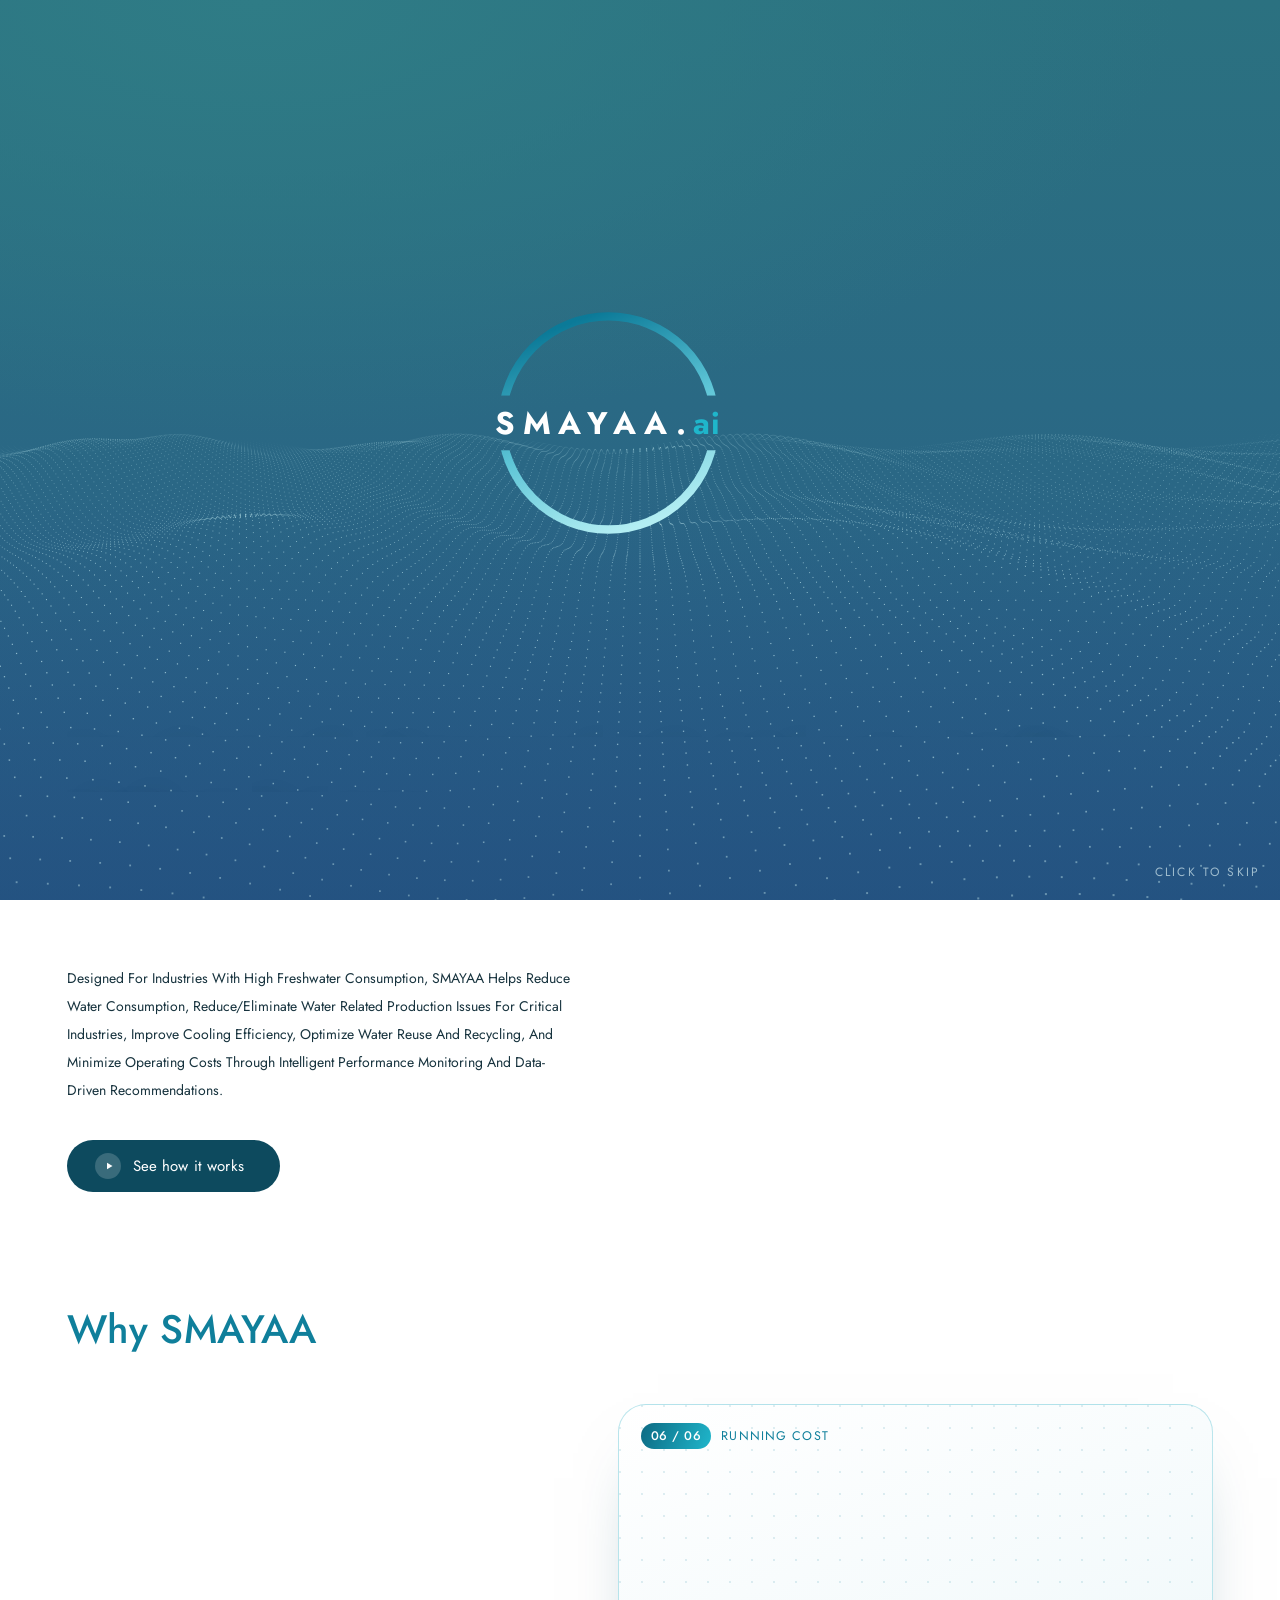
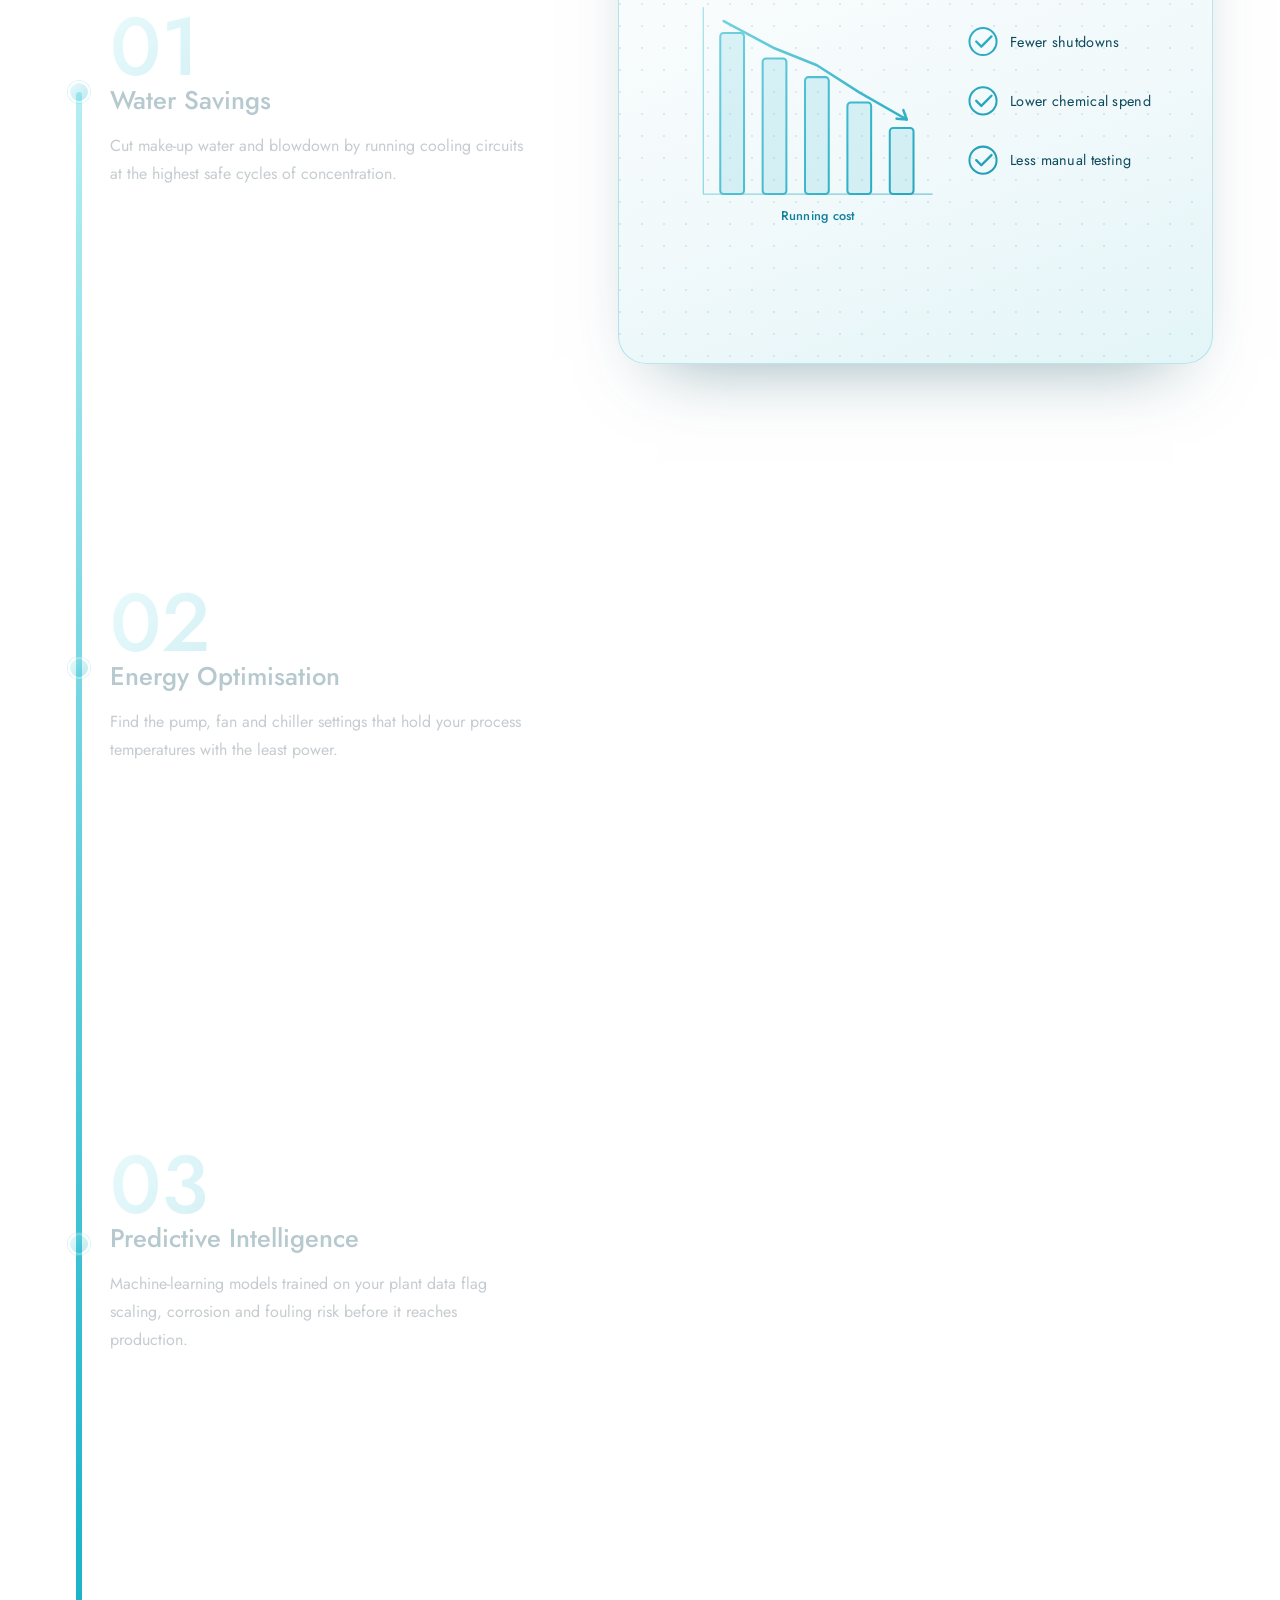
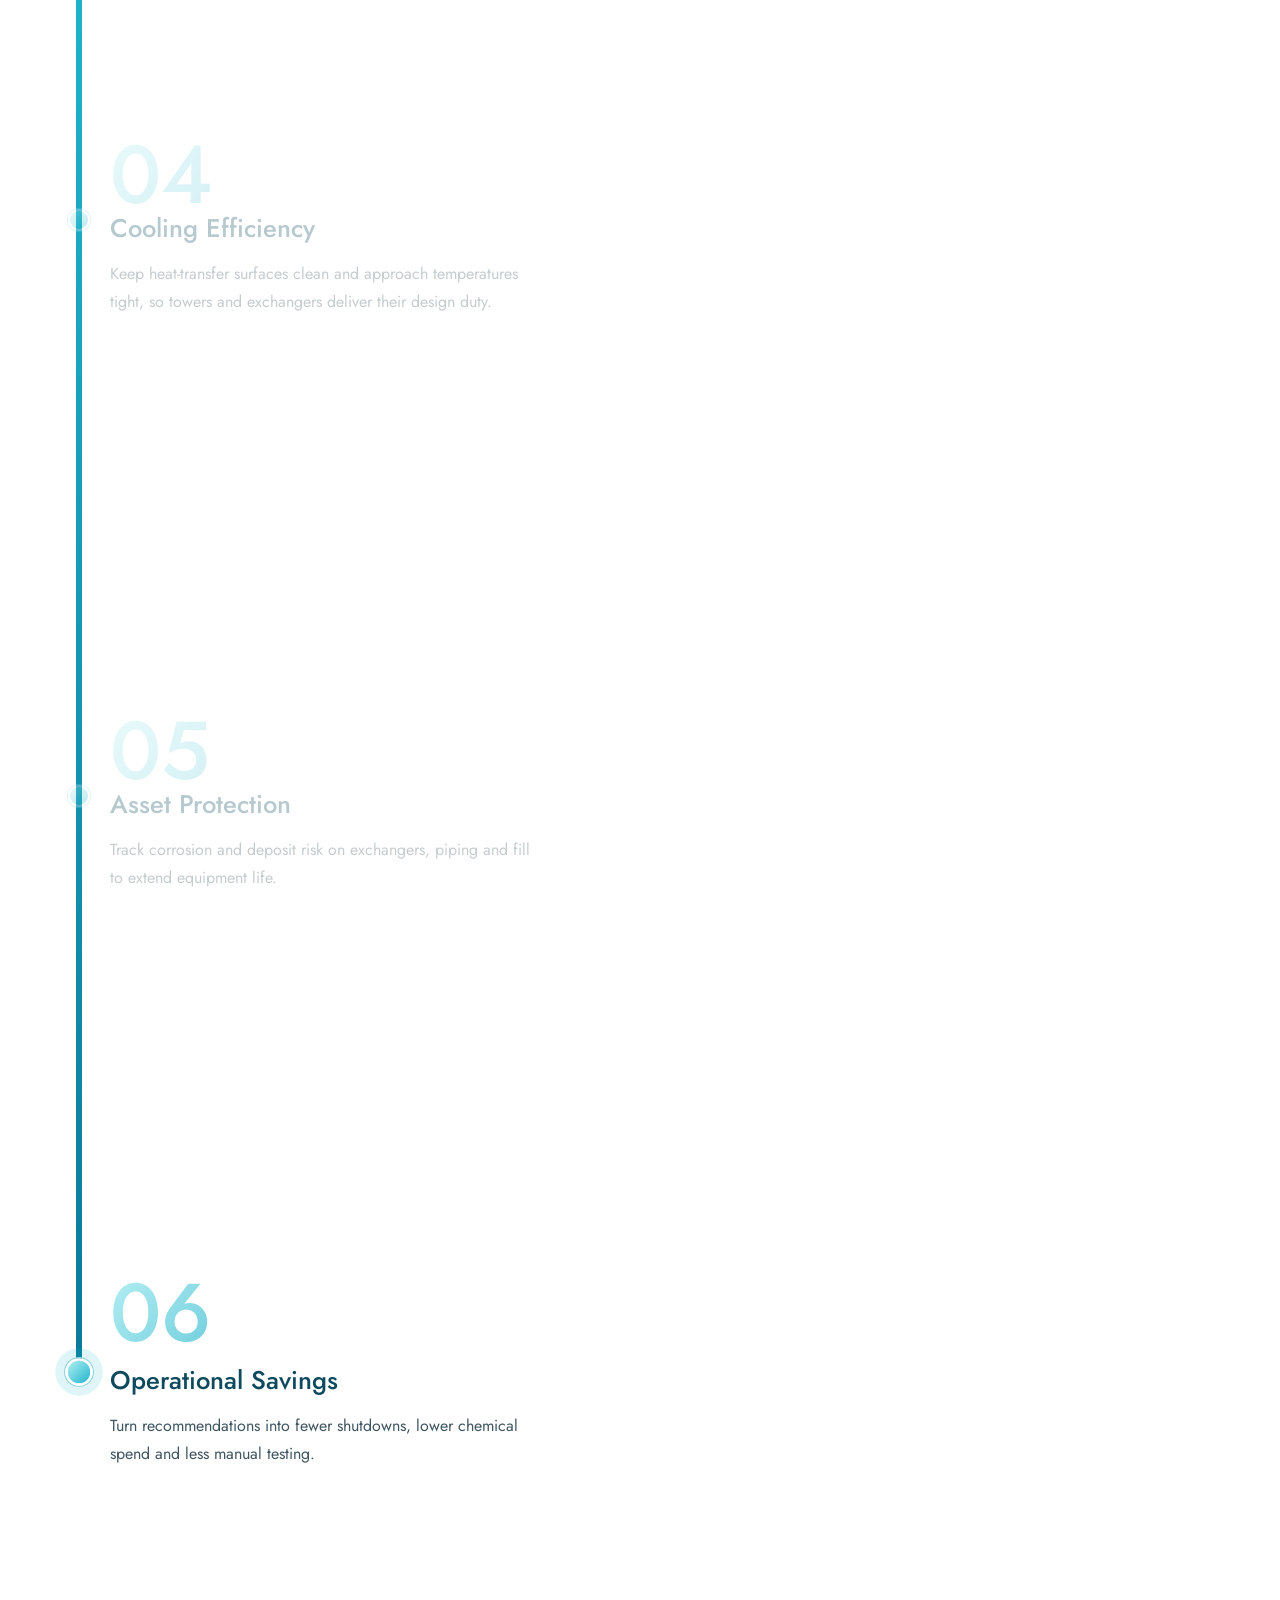
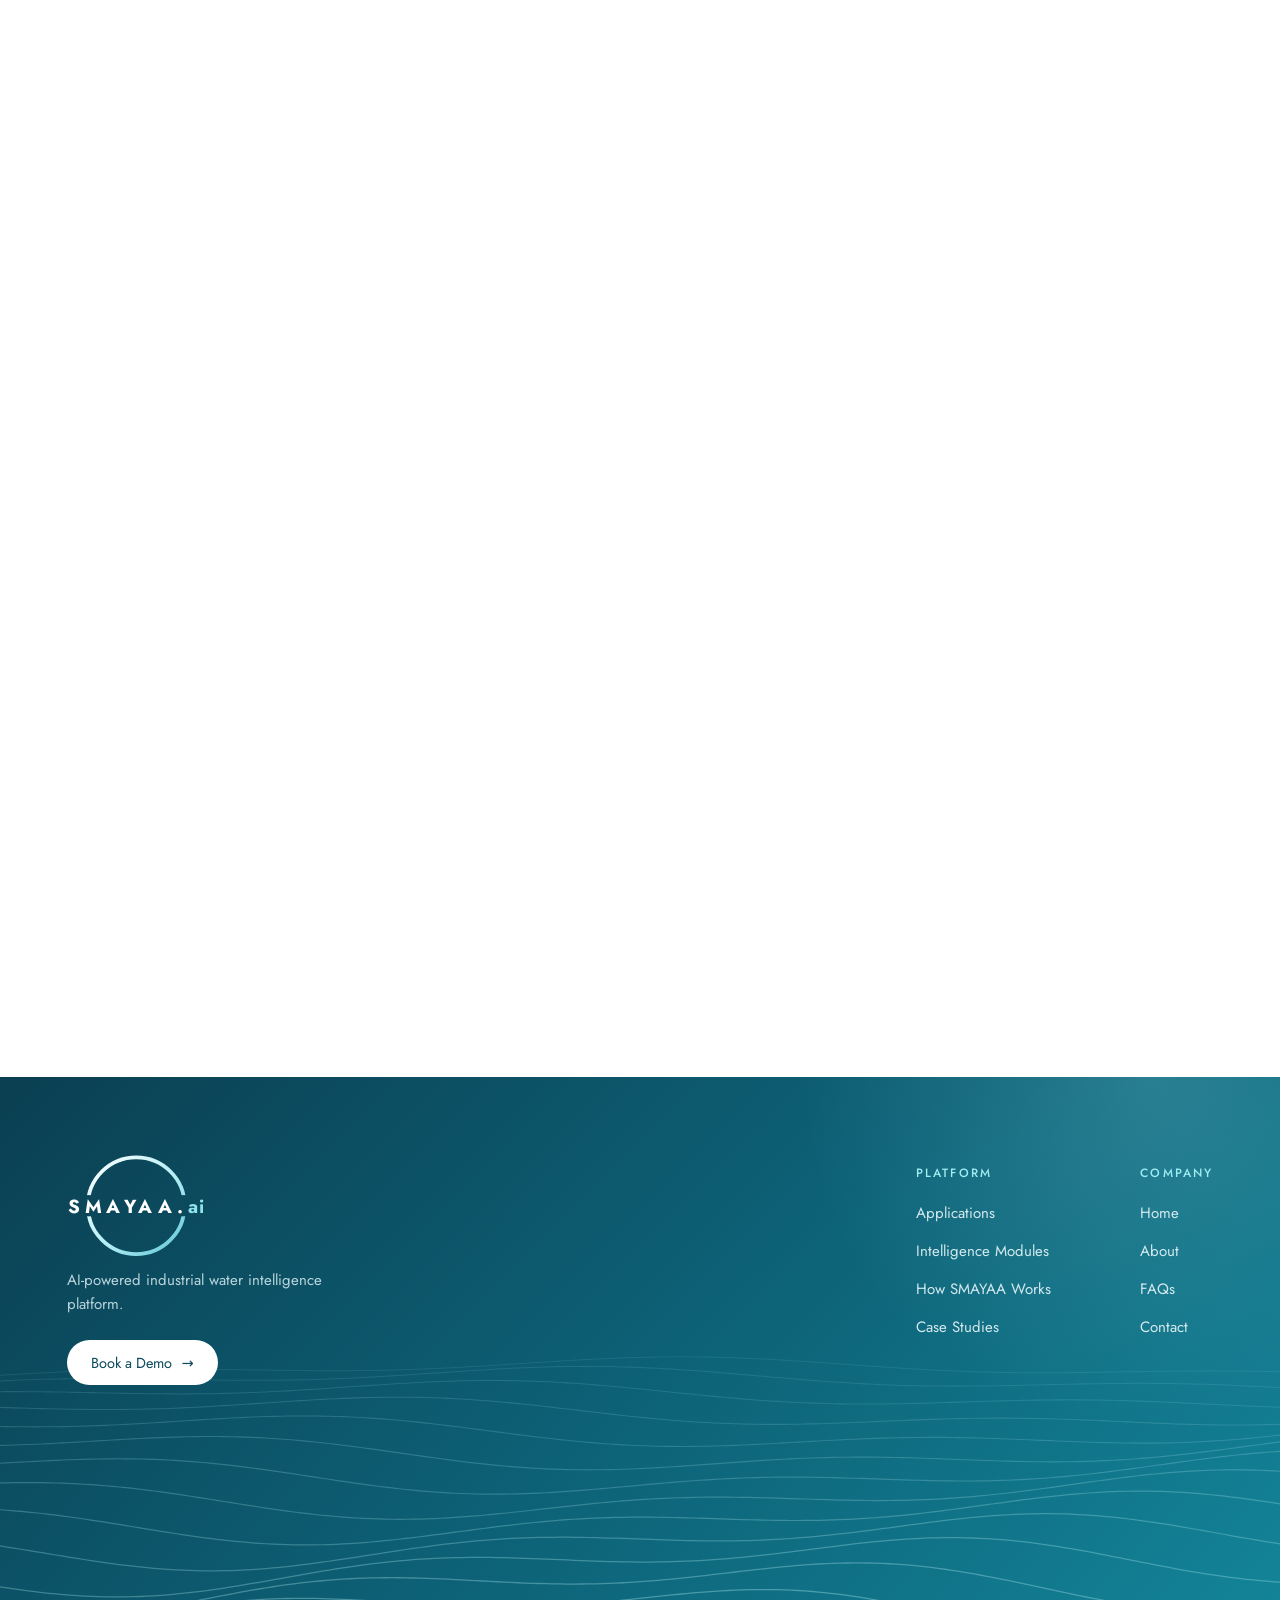
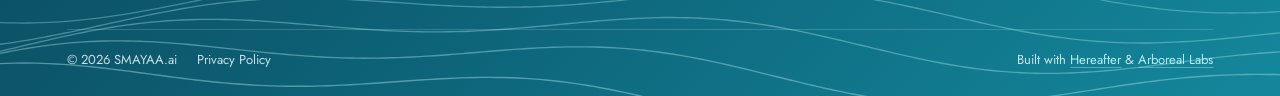
<file: index.html>
<!doctype html>
<html lang="en" class="loading">
<head>
<meta charset="utf-8">
<meta name="viewport" content="width=device-width, initial-scale=1, viewport-fit=cover">
<title>SMAYAA.ai | Machine Learning for Industrial Water &amp; Cooling Efficiency</title>
<meta name="description" content="SMAYAA.ai uses machine learning to cut freshwater use, improve cooling efficiency, protect assets and lower operating costs for steel, power, pulp &amp; paper, cement, refineries, data centres and HVAC.">
<meta name="robots" content="index, follow, max-image-preview:large">
<link rel="canonical" href="https://smayaa.ai/">
<meta name="theme-color" content="#0d4a5e">
<meta property="og:type" content="website">
<meta property="og:site_name" content="SMAYAA.ai">
<meta property="og:title" content="SMAYAA.ai | Machine Learning for Industrial Water &amp; Cooling Efficiency">
<meta property="og:description" content="Predict scaling, corrosion and fouling before they hit production. Save water, energy and chemicals with intelligent performance monitoring.">
<meta property="og:url" content="https://smayaa.ai/">
<meta name="twitter:card" content="summary_large_image">
<meta name="twitter:title" content="SMAYAA.ai | Machine Learning for Industrial Water &amp; Cooling Efficiency">
<meta name="twitter:description" content="Predict scaling, corrosion and fouling before they hit production. Save water, energy and chemicals.">
<link rel="icon" href="data:image/svg+xml,%3Csvg xmlns='http://www.w3.org/2000/svg' viewBox='0 0 64 64'%3E%3Cdefs%3E%3ClinearGradient id='g' x1='0' y1='0' x2='1' y2='1'%3E%3Cstop offset='0' stop-color='%23b3eef3'/%3E%3Cstop offset='.5' stop-color='%235cc4d6'/%3E%3Cstop offset='1' stop-color='%230b7a98'/%3E%3C/linearGradient%3E%3C/defs%3E%3Ccircle cx='32' cy='32' r='26' fill='none' stroke='url(%23g)' stroke-width='8'/%3E%3C/svg%3E">
<link rel="preconnect" href="https://fonts.googleapis.com">
<link rel="preconnect" href="https://fonts.gstatic.com" crossorigin>
<link rel="stylesheet" href="https://fonts.googleapis.com/css2?family=Jost:wght@400;500;600&display=swap">
<script>document.documentElement.classList.add('js');
// the logo intro plays on the first visit in this tab and on a reload; coming back to the home page skips it
try{var d=document.documentElement,n=performance.getEntriesByType('navigation')[0],k='smy-intro';if(sessionStorage.getItem(k)&&!(n&&n.type==='reload')){d.classList.remove('loading');d.classList.add('no-intro');}sessionStorage.setItem(k,'1');if(!d.classList.contains('no-intro')){if('scrollRestoration' in history)history.scrollRestoration='manual';scrollTo(0,0);}}catch(e){}</script>
<script type="application/ld+json">
{"@context":"https://schema.org","@graph":[
 {"@type":"Organization","@id":"https://smayaa.ai/#org","name":"SMAYAA.ai","url":"https://smayaa.ai/",
  "description":"Machine learning for industrial water, cooling and energy efficiency."},
 {"@type":"WebSite","@id":"https://smayaa.ai/#site","url":"https://smayaa.ai/","name":"SMAYAA.ai","publisher":{"@id":"https://smayaa.ai/#org"}},
 {"@type":"SoftwareApplication","name":"SMAYAA","applicationCategory":"BusinessApplication","operatingSystem":"Web",
  "publisher":{"@id":"https://smayaa.ai/#org"},
  "description":"Predictive intelligence for cooling-water systems: reduces freshwater consumption, improves cooling efficiency, optimises water reuse and protects assets.",
  "audience":{"@type":"BusinessAudience","audienceType":"Steel & Metal, Power Generation, Pulp & Paper, Cement Manufacturing, Refineries & Petrochemicals, Data Centres, HVAC & District Cooling, Water-Intensive Industries"}}
]}
</script>
<link rel="stylesheet" href="assets/site.css?v=c25bb841">
<link rel="stylesheet" href="assets/screens.css?v=ab61aa86">
<style>
/* ---------- intro ---------- */
.intro{padding:clamp(40px,5vw,72px) 0 clamp(70px,9vw,140px)}
.intro p{max-width:64ch;margin:0 0 36px;font-size:clamp(14px,1.05vw,16px);line-height:2;color:var(--ink)}

/* ---------- why: scroll story over a pinned cooling-water circuit ---------- */
.why{padding-bottom:clamp(40px,6vw,90px)}
.ws{display:grid;grid-template-columns:minmax(0,.9fr) minmax(0,1.1fr);gap:clamp(32px,5vw,90px)}
.ws-steps{grid-column:1;grid-row:1;position:relative;padding-left:clamp(34px,3.4vw,52px)}
.ws-stage{grid-column:2;grid-row:1;--stage-h:min(560px,72vh)}
.ws-pipe{position:absolute;left:9px;top:var(--p0,0);height:var(--ph,0);width:6px;border-radius:6px;background:#e4f3f6;overflow:hidden}
.ws-fill{position:absolute;inset:0;border-radius:inherit;transform-origin:top;transform:scaleY(var(--fill,0));background:linear-gradient(#b3eef3,#1fb6cb 50%,#0b7a98)}
.ws-step{min-height:clamp(300px,64vh,600px);display:flex;flex-direction:column;justify-content:center;position:relative;transition:opacity .6s var(--ease)}
.ws-step::before{content:"";position:absolute;left:calc(-1 * clamp(34px,3.4vw,52px) + 12px);top:50%;width:18px;height:18px;margin:-11px 0 0 -11px;border-radius:50%;
  background:#fff;border:2px solid #cfe9ee;transition:background .5s,border-color .5s,box-shadow .5s,transform .5s var(--ease)}
.ws-step.past::before{background:linear-gradient(135deg,#b3eef3,#1fb6cb);border-color:#fff;box-shadow:0 0 0 1px #8fd6e1}
.ws-step.on::before{transform:scale(1.25);box-shadow:0 0 0 1px #8fd6e1,0 0 0 8px rgba(31,182,203,.14)}
html.js .ws-step:not(.on){opacity:.3}
.ws-step .n{font-size:clamp(56px,6.4vw,96px);line-height:.9;font-weight:500;background:linear-gradient(135deg,#b3eef3,#5cc4d6 45%,#0b7a98);-webkit-background-clip:text;background-clip:text;color:transparent;
  transform:translateY(14px);transition:transform .8s var(--ease)}
.ws-step h3{margin:12px 0 10px;font-size:clamp(22px,2vw,30px);font-weight:500;color:var(--deep)}
.ws-step p{margin:0;max-width:42ch;color:var(--muted);line-height:1.75}
.ws-step.on .n{transform:none}
.ws-card{position:sticky;top:max(88px,calc(50vh - var(--stage-h) / 2 + 30px));height:var(--stage-h);border-radius:28px;overflow:hidden;
  background:radial-gradient(circle at 1px 1px,rgba(15,127,155,.13) 1px,transparent 0) 0 0/22px 22px,linear-gradient(160deg,#fff,#f1f9fb 60%,#e3f5f8);
  border:1px solid rgba(143,214,225,.6);box-shadow:0 34px 70px -40px rgba(13,74,94,.5);display:grid;place-items:center;padding:clamp(42px,4vw,60px) clamp(14px,2vw,30px) clamp(14px,2vw,26px)}
.ws-card svg{width:100%;height:100%;overflow:visible}
.ws-tag{position:absolute;top:18px;left:22px;display:flex;align-items:center;gap:10px;font-size:12.5px;letter-spacing:.09em;text-transform:uppercase;color:var(--teal)}
.ws-tag b{font-weight:500;color:#fff;background:linear-gradient(110deg,#0d6a83,#1fb6cb);border-radius:99px;padding:3px 10px;letter-spacing:.04em}
.ws-tag span{animation:capIn .45s var(--ease)}
/* each benefit has its own scene; only the current one is shown */
.ws text{fill:var(--teal);stroke:none;font:500 15px Jost,'Century Gothic',system-ui,sans-serif;letter-spacing:.02em}
.ws text.sm{font-size:13px;font-weight:400;fill:var(--muted)}
.ws text.big{font-size:24px}
.ws text.lbl-dk{font-size:17px;font-weight:400;fill:var(--deep)}
.ws text.warm{fill:#d9733a}
.ws text.b{font-weight:700;font-size:15px}
.ws .scene{opacity:0;transform:translateY(18px) scale(.97);transform-origin:320px 235px;transition:opacity .45s var(--ease),transform .7s var(--ease)}
.ws-card[data-step="0"] .s0,.ws-card[data-step="1"] .s1,.ws-card[data-step="2"] .s2,
.ws-card[data-step="3"] .s3,.ws-card[data-step="4"] .s4,.ws-card[data-step="5"] .s5{opacity:1;transform:none;transition-delay:.12s}
.ws .flow,.ws .data{animation:wsFlow 1.1s linear infinite}
.ws .flow{stroke-dasharray:7 11}
.ws .data{stroke-dasharray:3 7;animation-duration:1.3s}
@keyframes wsFlow{to{stroke-dashoffset:-36}}
.ws .loop{transform-origin:320px 245px;animation:wsSpin 16s linear infinite}
.ws .rotor{transform-origin:200px 235px;animation:wsSpin 1.3s linear infinite}
.ws .ring{transform-origin:250px 240px;animation:wsSpin 5s linear infinite}
@keyframes wsSpin{to{transform:rotate(360deg)}}
.ws .wave40{animation:wsWave 2.4s linear infinite}
@keyframes wsWave{to{transform:translateX(-40px)}}
.ws .pulse{transform-box:fill-box;transform-origin:center;animation:wsPulse 2s ease-out infinite}
.ws .pulse:nth-of-type(2){animation-delay:.6s}.ws .pulse:nth-of-type(3){animation-delay:1.2s}
@keyframes wsPulse{0%{transform:scale(1);opacity:.9}100%{transform:scale(3);opacity:0}}
.ws .warn{transform-box:fill-box;transform-origin:center;animation:wsBeat 1.6s ease-in-out infinite}
@keyframes wsBeat{50%{transform:scale(1.18)}}
/* entrance moments, replayed each time a scene becomes current */
.ws .needle{transform-origin:460px 250px;transform:rotate(68deg);transition:transform 1.8s cubic-bezier(.3,.7,.2,1) .35s}
.ws-card[data-step="1"] .needle{transform:rotate(-58deg)}
.ws .merc{transform-box:fill-box;transform-origin:bottom;transition:transform 1.6s var(--ease) .4s}
.ws-card[data-step="3"] .merc{transform:scaleY(.3)}
.ws .fc{opacity:0;transition:opacity .8s .5s}
.ws-card[data-step="2"] .fc{opacity:1}
.ws .rust{opacity:.25;transition:opacity 1s var(--ease) .3s}
.ws-card[data-step="4"] .rust{opacity:1}
.ws .shield{transform-box:fill-box;transform-origin:center;transform:scale(.6);opacity:0;transition:transform .7s cubic-bezier(.3,1.5,.5,1) .45s,opacity .4s .45s}
.ws-card[data-step="4"] .shield{transform:none;opacity:1}
.ws .life{transform-box:fill-box;transform-origin:left;transform:scaleX(0);transition:transform 1.3s var(--ease) calc(.6s + var(--d,0s))}
.ws-card[data-step="4"] .life{transform:none}
.ws .tick,.ws .chart{stroke-dasharray:1;stroke-dashoffset:1;transition:stroke-dashoffset .8s var(--ease) var(--d,0s)}
.ws .chart{transition-duration:1.3s;--d:.7s}
.ws .chart-h{opacity:0;transition:opacity .3s 1.9s}
.ws-card[data-step="4"] .tick,.ws-card[data-step="5"] .tick,.ws-card[data-step="5"] .chart{stroke-dashoffset:0}
.ws-card[data-step="5"] .chart-h{opacity:1}
.ws .bar{transform-box:fill-box;transform-origin:bottom;transform:scaleY(.05);transition:transform .9s var(--ease) var(--d)}
.ws-card[data-step="5"] .bar{transform:none}
.ws:not(.live) *{animation-play-state:paused!important}
@media (max-width:900px){
  .ws{display:flex;flex-direction:column}
  .ws-stage{order:-1;position:sticky;top:66px;z-index:2;height:auto;background:linear-gradient(#fff 88%,rgba(255,255,255,0));padding:8px 0 22px;margin-inline:calc(var(--pad) * -1);padding-inline:var(--pad)}
  .ws-card{position:relative;top:auto;height:auto}
  .ws-card svg{height:auto}
  .ws-step{min-height:46vh}
}
/* phones held sideways: card and steps side by side again, sized to the short screen */
@media (max-width:900px) and (orientation:landscape) and (max-height:600px){
  .ws{display:grid;grid-template-columns:minmax(0,1fr) minmax(0,1fr);gap:28px}
  .ws-stage{order:0;position:static;background:none;padding:0;margin:0}
  .ws-card{position:sticky;top:78px;height:calc(100svh - 96px);padding:40px 12px 10px}
  .ws-card svg{height:100%}
  .ws-step{min-height:80svh}
  .ws-step .n{font-size:44px}
}

/* ---------- industries ---------- */
.ind{padding-bottom:clamp(70px,9vw,140px)}
/* industry carousel: flat cards, the centre one highlighted in deep teal, neighbours smaller and fainter (positions painted from JS) */
.cf{--cf-card:clamp(200px,20vw,270px);position:relative;margin-inline:calc(var(--pad)*-1)}
.cf-frame{overflow:hidden;padding:40px 0 46px;touch-action:pan-y;cursor:grab;outline:none;
  -webkit-mask:linear-gradient(90deg,transparent,#000 12%,#000 88%,transparent);mask:linear-gradient(90deg,transparent,#000 12%,#000 88%,transparent)}
.cf-frame:active{cursor:grabbing}
.cf-frame:focus-visible .cf-card.on{outline:2px solid var(--teal-2);outline-offset:5px}
.cf-track{position:relative;height:calc(var(--cf-card) * 1.08);user-select:none;-webkit-user-select:none;list-style:none;margin:0;padding:0}
.cf-card{position:absolute;left:50%;top:0;width:var(--cf-card);height:calc(var(--cf-card) * 1.08);border-radius:26px;will-change:transform,opacity;transform-origin:50% 50%;
  display:flex;flex-direction:column;align-items:center;justify-content:center;gap:clamp(16px,1.6vw,22px);padding:26px 22px;text-align:center;color:var(--deep);
  background:linear-gradient(170deg,#fff 0%,#f4fbfc 100%);box-shadow:inset 0 0 0 1px #d6ecf0,0 20px 40px -26px rgba(13,74,94,.35);transition:background .5s var(--ease),box-shadow .5s var(--ease),color .5s var(--ease)}
.cf-card .no{position:absolute;top:18px;left:20px;font-size:12px;letter-spacing:.14em;color:#8aa6ae;transition:color .5s}
.cf-card .ind-ico{width:42%;height:auto;aspect-ratio:1;overflow:visible;pointer-events:none}
.cf-card .ind-ico *{vector-effect:none}
.cf-card .ind-ico g{transition:stroke .5s}
.cf-card h3{margin:0;font-weight:500;font-size:clamp(16px,1.3vw,19px);line-height:1.3;max-width:15ch}
.cf-card.on{color:#fff;background:radial-gradient(120% 90% at 30% 0%,#1fb6cb 0%,transparent 60%),linear-gradient(160deg,#0f7f9b,#0a3a4a);
  box-shadow:0 34px 60px -28px rgba(13,74,94,.75),inset 0 0 0 1px rgba(179,238,243,.25)}
.cf-card.on .no{color:#b3eef3}
.cf-card.on .ind-ico g{stroke:#dff8fa}
/* line-draw: hidden until the section scrolls in, then redrawn every time a card arrives at the centre */
.cf .ind-ico path,.cf .ind-ico rect,.cf .ind-ico circle{stroke-dasharray:var(--len)}
.cf:not(.in) .ind-ico path,.cf:not(.in) .ind-ico rect,.cf:not(.in) .ind-ico circle{stroke-dashoffset:var(--len)}
.cf-card.play .ind-ico path,.cf-card.play .ind-ico rect,.cf-card.play .ind-ico circle{animation:redraw 1.6s var(--ease) backwards}
/* steel & metal is one long continuous path (the others are several short ones), so it needs more time to draw at the same pace */
.cf-card.play .ind-steel-metal path{animation:redraw 3.4s cubic-bezier(.45,.1,.35,1) backwards}
@keyframes redraw{0%{stroke-dashoffset:var(--len)}100%{stroke-dashoffset:0}}
.cf-cap{text-align:center;max-width:58ch;margin:0 auto;padding-inline:var(--pad);min-height:6.2em;color:var(--muted);font-size:clamp(15px,1.15vw,17px);line-height:1.7}
.cf-cap p{margin:0;animation:capIn .45s var(--ease)}
.cf-cap .go{display:block;margin-top:10px;animation:capIn .45s var(--ease) .08s backwards}
@keyframes capIn{from{opacity:0;transform:translateY(6px)}}
.cf-more{display:inline-flex;align-items:center;gap:8px;color:var(--teal);font-weight:500;font-size:15px;white-space:nowrap}
.cf-more i{font-style:normal;transition:transform .3s var(--ease)}
.cf-more:hover{color:var(--deep)}.cf-more:hover i{transform:translateX(4px)}
.cf-ctrl{display:flex;align-items:center;justify-content:center;gap:clamp(14px,1.8vw,24px);margin-top:26px}
.cf-btn{width:44px;height:44px;border-radius:50%;display:grid;place-items:center;flex:none;
  background:#fff;color:var(--teal);box-shadow:inset 0 0 0 1px #cfe7ec;transition:background .3s,color .3s,box-shadow .3s,transform .3s var(--ease)}
.cf-btn:hover{background:var(--teal);color:#fff;box-shadow:none;transform:scale(1.06)}
.cf-btn svg{width:20px;height:20px}
.cf-count{min-width:52px;text-align:center;font-size:13px;letter-spacing:.12em;color:#8aa6ae;font-variant-numeric:tabular-nums}
.cf-count b{color:var(--deep);font-weight:500}
.cf-dots{display:flex;justify-content:center;gap:8px}
.cf-dots button{width:7px;height:7px;border-radius:99px;background:var(--teal);opacity:.22;padding:0;transition:width .4s var(--ease),opacity .3s}
.cf-dots button[aria-current="true"]{width:24px;opacity:1}
@media (max-width:600px){.cf{--cf-card:min(58vw,230px)}.cf-btn{width:38px;height:38px}.cf-count{display:none}}
.wide-cta{display:flex;justify-content:center;margin-top:clamp(40px,5vw,72px)}

/* ---------- problems ---------- */
.prob{padding-bottom:clamp(60px,7vw,110px)}
.prob h2{margin-bottom:12px}
.sub{margin:0 0 clamp(28px,3.4vw,48px);color:var(--teal);font-size:clamp(15px,1.25vw,19px)}
.cards{display:flex;gap:clamp(6px,.7vw,12px);height:clamp(360px,36vw,600px)}
.pcard{flex:1 1 0;min-width:0;position:relative;overflow:hidden;border-radius:4px;background:linear-gradient(180deg,#dcdcdc,#cfd3d5);color:#fff;transition:flex-grow .7s var(--ease);outline:none;cursor:pointer}
.pcard img{position:absolute;left:50%;top:36%;width:42%;translate:-50% -50%;opacity:.35;filter:grayscale(.2);transition:.7s var(--ease)}
.pcard::after{content:"";position:absolute;inset:auto 0 0;height:30%;background:linear-gradient(180deg,rgba(13,74,94,0),rgba(13,74,94,.82) 55%,#0d4a5e);transition:height .7s var(--ease)}
.pcard .lbl{position:absolute;inset:auto 0 0;z-index:2;padding:18px 14px 22px;text-align:center}
.pcard h3{margin:0;font-weight:400;font-size:clamp(12px,.95vw,15px);line-height:1.35}
.pcard p{margin:0 auto;max-width:30ch;font-size:13.5px;line-height:1.6;color:#d8f2f5;max-height:0;opacity:0;overflow:hidden;transition:max-height .6s var(--ease),opacity .4s,margin .5s}
.pcard:hover,.pcard:focus-visible,.pcard.on{flex-grow:2.4}
.pcard:hover::after,.pcard:focus-visible::after,.pcard.on::after{height:62%}
.pcard:hover p,.pcard:focus-visible p,.pcard.on p{max-height:140px;opacity:1;margin-top:10px}
.pcard:hover img,.pcard.on img{opacity:.55;top:30%;width:34%}
/* real photos fill the whole card; the teal gradient underneath keeps the caption readable */
.pcard img.photo{left:0;top:0;width:100%;height:100%;translate:none;object-fit:cover;object-position:50% 40%;opacity:1;filter:saturate(.85);transform:scale(1.04);transition:transform 1.2s var(--ease),filter .7s}
.pcard:hover img.photo,.pcard.on img.photo{top:0;width:100%;opacity:1;filter:none;transform:none}
.pcard:has(.photo)::after{height:40%;background:linear-gradient(180deg,rgba(13,74,94,0),rgba(13,74,94,.7) 50%,rgba(10,58,74,.94))}
.pcard:has(.photo):hover::after,.pcard:has(.photo).on::after{height:46%}
@media (max-width:820px){
  .cards{flex-direction:column;height:auto}
  .pcard img.photo{width:100%;top:0}
  .pcard{height:110px;flex:none;transition:height .6s var(--ease)}
  .pcard.on,.pcard:hover{height:230px}
  .pcard img{width:70px;top:40%}
}

/* ---------- modules + laptop ---------- */
.mods{padding-bottom:0}
.tabs{display:grid;grid-template-columns:repeat(5,1fr);gap:clamp(8px,1.2vw,18px);margin-bottom:clamp(30px,3.5vw,54px)}
.tab{height:clamp(52px,4.6vw,70px);border:1.5px solid var(--line);border-radius:999px;color:var(--teal);font-size:clamp(12px,.98vw,15px);padding:0 10px;transition:.35s var(--ease);position:relative}
.tab:hover{background:var(--soft)}
.tab[aria-selected=true]{background:var(--deep);border-color:var(--deep);color:#fff;box-shadow:0 10px 26px rgba(13,74,94,.22)}
@media (max-width:820px){.tabs{display:flex;overflow-x:auto;scroll-snap-type:x mandatory;margin-inline:calc(var(--pad) * -1);padding-inline:var(--pad);scrollbar-width:none}.tab{flex:0 0 auto;padding:0 20px;scroll-snap-align:start}.tabs::-webkit-scrollbar{display:none}}
.mods{padding-bottom:0}
.stagebox{position:relative;perspective:1600px;padding-top:10px}
.laptop{width:min(100%,1060px);margin:0 auto}
@media (max-width:900px) and (orientation:landscape) and (max-height:600px){.laptop{width:min(100%,calc((100svh - 90px) * 1.183))}}

/* ---------- demo video pop-up ---------- */
.btn-play .pl{display:grid;place-items:center;width:26px;height:26px;margin:-4px 2px -4px -8px;border-radius:50%;background:rgba(255,255,255,.18);transition:transform .35s var(--ease),background .3s}
.btn-play .pl svg{width:12px;height:12px;fill:currentColor;margin-left:2px}
.btn-play:hover .pl{transform:scale(1.12);background:rgba(255,255,255,.28)}
.vmod{width:min(1180px,calc(100vw - 32px));max-width:none;max-height:none;margin:auto;padding:0;border:0;background:transparent;overflow:visible;color:#fff}
.vmod::backdrop{background:rgba(4,26,34,.82);-webkit-backdrop-filter:blur(8px);backdrop-filter:blur(8px)}
.vmod[open]{animation:vIn .45s var(--ease)}
.vmod[open]::backdrop{animation:bIn .35s ease}
@keyframes vIn{from{opacity:0;transform:translateY(18px) scale(.97)}to{opacity:1;transform:none}}
@keyframes bIn{from{opacity:0}to{opacity:1}}
.vmod .vbox{position:relative;border-radius:20px;overflow:hidden;background:#0a3a4a;box-shadow:0 50px 120px -30px rgba(0,0,0,.6),0 0 0 1px rgba(179,238,243,.18)}
.vmod video{display:block;width:100%;height:auto;max-height:calc(100svh - 120px);aspect-ratio:16/9;background:#0a3a4a;cursor:pointer}
/* our own controls: same in every browser */
.vbig{position:absolute;left:50%;top:50%;width:84px;height:84px;margin:-42px 0 0 -42px;border-radius:50%;display:grid;place-items:center;color:#fff;
  background:rgba(13,74,94,.72);box-shadow:0 0 0 1px rgba(179,238,243,.45),0 20px 40px -14px rgba(0,0,0,.5);-webkit-backdrop-filter:blur(6px);backdrop-filter:blur(6px);transition:opacity .3s,transform .3s var(--ease)}
.vbig svg{width:34px;height:34px;fill:currentColor;margin-left:5px}
.vbig:hover{transform:scale(1.07)}
.vbox.playing .vbig{opacity:0;pointer-events:none;transform:scale(.85)}
.vctl{position:absolute;left:0;right:0;bottom:0;display:flex;align-items:center;gap:12px;padding:28px 16px 12px;color:#fff;
  background:linear-gradient(180deg,transparent,rgba(4,26,34,.82));transition:opacity .35s,transform .35s var(--ease)}
.vbox.playing.idle .vctl{opacity:0;transform:translateY(8px);pointer-events:none}
.vbox.playing.idle{cursor:none}
.vc{flex:none;width:40px;height:40px;border-radius:50%;display:grid;place-items:center;color:#fff;transition:background .2s}
.vc:hover{background:rgba(255,255,255,.14)}
.vc svg{width:22px;height:22px;fill:currentColor}
.vc-play .i-pause,.vbox.playing .vc-play .i-play{display:none}
.vbox.playing .vc-play .i-pause{display:inline}
.vc-mute .i-x,.vbox.muted .vc-mute .i-wave{display:none}
.vbox.muted .vc-mute .i-x{display:inline}
.vc-time{flex:none;min-width:92px;font-size:13px;font-variant-numeric:tabular-nums;color:#dff4f7}
.vctl input[type=range]{-webkit-appearance:none;appearance:none;height:22px;margin:0;background:transparent;cursor:pointer;--p:0%}
.vc-seek{flex:1;min-width:60px}
.vc-vol{flex:none;width:90px}
.vctl input[type=range]::-webkit-slider-runnable-track{height:5px;border-radius:5px;background:linear-gradient(90deg,#5cc4d6,#b3eef3) 0/var(--p) 100% no-repeat,rgba(255,255,255,.28)}
.vctl input[type=range]::-moz-range-track{height:5px;border-radius:5px;background:linear-gradient(90deg,#5cc4d6,#b3eef3) 0/var(--p) 100% no-repeat,rgba(255,255,255,.28)}
.vctl input[type=range]::-webkit-slider-thumb{-webkit-appearance:none;width:15px;height:15px;margin-top:-5px;border-radius:50%;background:#fff;box-shadow:0 0 0 4px rgba(31,182,203,.35);transition:transform .2s}
.vctl input[type=range]::-moz-range-thumb{width:15px;height:15px;border:0;border-radius:50%;background:#fff;box-shadow:0 0 0 4px rgba(31,182,203,.35)}
.vctl input[type=range]:hover::-webkit-slider-thumb{transform:scale(1.2)}
.vbox:fullscreen{border-radius:0;display:grid;place-items:center;background:#000}
.vbox:fullscreen video{max-height:100vh;height:100%}
@media (max-width:600px){.vc-vol{display:none}.vc-time{min-width:0;font-size:12px}.vctl{gap:6px;padding:22px 8px 6px}.vbig{width:64px;height:64px;margin:-32px 0 0 -32px}.vbig svg{width:26px;height:26px}}
.vmod .vclose{position:absolute;top:-52px;right:0;display:flex;align-items:center;gap:8px;height:40px;padding:0 16px 0 12px;border-radius:999px;font-size:14px;color:#e8f7f9;background:rgba(255,255,255,.1);border:1px solid rgba(220,245,248,.35);transition:background .25s}
.vmod .vclose:hover{background:rgba(255,255,255,.2)}
.vmod .vclose svg{width:16px;height:16px;stroke:currentColor;stroke-width:2;fill:none;stroke-linecap:round}
@media (max-width:600px){.vmod{width:calc(100vw - 20px)}.vmod .vbox{border-radius:14px}}
@media (prefers-reduced-motion:reduce){.vmod[open],.vmod[open]::backdrop{animation:none}}
</style>
</head>
<body>
<a class="sr-only" href="#main">Skip to content</a>

<div id="loader" aria-hidden="true"><span class="skip">Click to skip</span></div>
<div id="stage" aria-hidden="true"><svg id="opener" viewBox="30 120 1340 1180" xmlns="http://www.w3.org/2000/svg" role="img" aria-label="SMAYAA.ai">
        <defs>
          <linearGradient id="gTeal" gradientUnits="userSpaceOnUse" x1="150" y1="0" x2="850" y2="0">
            <stop offset="0" stop-color="#34b3c8"/><stop offset="1" stop-color="#009db6"/>
          </linearGradient>
          <linearGradient id="gDark" gradientUnits="userSpaceOnUse" x1="150" y1="0" x2="500" y2="0">
            <stop offset="0" stop-color="#006d88"/><stop offset="1" stop-color="#0a88a4"/>
          </linearGradient>
          <!-- pale cyan at the top left, deepening to blue-teal at the bottom right -->
          <linearGradient id="gRing" gradientUnits="userSpaceOnUse" x1="300" y1="308" x2="1100" y2="1108">
            <stop offset="0" stop-color="#b3eef3"/><stop offset="0.5" stop-color="#5cc4d6"/><stop offset="1" stop-color="#0b7a98"/>
          </linearGradient>
          <clipPath id="clipU"><path id="clipUPath"/></clipPath>
          <clipPath id="clipL"><path id="clipLPath"/></clipPath>
          <mask id="ringMask" maskUnits="userSpaceOnUse" x="0" y="0" width="1400" height="1440">
            <rect x="0" y="0" width="1400" height="1440" fill="#fff"/>
            <rect id="gap" x="700" y="708" width="1400" height="0" fill="#000"/><rect id="gapL" x="0" y="708" width="700" height="0" fill="#000"/>
          </mask>
          <g id="shade">
            <circle cx="700" cy="708" r="572" fill="#75d8e0"/>
            <g id="shadeShift">
              <path id="waveA" fill="url(#gTeal)" d="M-300 0 L1700 0 L1700 425 L1180 425 C1000 395 900 385 830 392 C700 410 640 490 615 580 C595 660 585 760 560 860 C530 970 450 1028 320 1026 L-300 1022 Z"/>
              <path id="waveB" fill="url(#gDark)" d="M-300 0 L497 0 C488 260 492 400 490 470 C488 560 430 620 360 665 C300 700 200 722 -300 730 Z"/>
              <path id="darkest" fill="#00586e" d="M-300 0 L345 0 C340 220 290 320 160 335 L-300 335 Z"/>
            </g>
          </g>
        </defs>
        <g id="sphere">
          <g clip-path="url(#clipU)"><use href="#shade"/></g>
          
          <g id="lines" fill="none" stroke="#b6eff2" stroke-width="4" stroke-linecap="round"></g>
          <g id="dots" fill="#b6eff2"></g>
          
        </g>
        <circle id="ring" cx="700" cy="708" r="565" fill="none" stroke="url(#gRing)" stroke-width="44" mask="url(#ringMask)" opacity="0"/>
        <g id="wordWrap">
          <text x="700" y="768" text-anchor="middle" font-family="'Century Gothic', Jost, Futura, sans-serif" font-size="166" font-weight="700"><tspan fill="#0d4f66" letter-spacing="40">SMAYAA.</tspan><tspan fill="#1fb6cb" letter-spacing="6">ai</tspan></text>
        </g>
      </svg></div>

<header class="hdr" id="hdr">
  <div class="wrap">
    <a class="brand" href="#home" aria-label="SMAYAA.ai home">
      <span id="brandSlot"></span>
      <img class="brand-static" src="[data-uri]" alt="SMAYAA.ai" width="140" height="42">
    </a>
    <button class="burger" id="burger" aria-label="Open menu" aria-expanded="false" aria-controls="nav"><span></span></button>
    <nav class="nav" id="nav" aria-label="Main">
      <a href="about" data-nav="about">About</a>
      <a href="applications" data-nav="applications">Applications</a>
      <a href="modules" data-nav="modules">Intelligence Modules</a>
      <div class="dd" id="dd">
        <button aria-expanded="false" aria-haspopup="true">How It Works <svg viewBox="0 0 10 6" aria-hidden="true"><path d="M1 1l4 4 4-4" fill="none" stroke="currentColor" stroke-width="1.4"/></svg></button>
        <div class="dd-menu">
          <a href="how-it-works" data-nav="how-it-works">How SMAYAA Works</a>
          <a href="case-studies" data-nav="case-studies">Case Studies</a>
        </div>
      </div>
      <a class="pill" href="book-a-demo" data-nav="book-a-demo" data-demo>Book a Demo</a>
    </nav>
  </div>
</header>

<main id="main">
  <section class="hero" id="home" aria-labelledby="hero-title">
    <canvas id="net" aria-hidden="true"></canvas>
    <div class="wrap">
      <h1 id="hero-title"><span class="w"><span style="transition-delay:0.00s">An</span></span> <span class="w"><span style="transition-delay:0.04s">advanced,</span></span> <span class="w"><span style="transition-delay:0.08s">AI-powered</span></span> <span class="w"><span style="transition-delay:0.12s">industrial</span></span> <span class="w"><span style="transition-delay:0.16s">water</span></span> <span class="w"><span style="transition-delay:0.20s">intelligence</span></span> <span class="w"><span style="transition-delay:0.24s">platform</span></span> <span class="w"><span style="transition-delay:0.28s">that</span></span> <span class="w"><span style="transition-delay:0.32s">uses</span></span> <span class="w"><span style="transition-delay:0.41s"><span class="rot" id="heroRot"><span class="rw on">Machine Learning</span><span class="rw" aria-hidden="true">Predictive Analytics</span><span class="rw" aria-hidden="true">Engineering Intelligence</span></span></span></span></h1>
    </div>
    <span class="scroll-cue" aria-hidden="true"></span>
  </section>

  <section class="intro" aria-label="About SMAYAA">
    <div class="wrap rv">
      <p>Designed For Industries With High Freshwater Consumption, SMAYAA Helps Reduce Water Consumption, Reduce/Eliminate Water Related Production Issues For Critical Industries, Improve Cooling Efficiency, Optimize Water Reuse And Recycling, And Minimize Operating Costs Through Intelligent Performance Monitoring And Data-Driven Recommendations.</p>
      <a class="btn btn-play" href="video/smayaa-demo-v2.mp4" data-video aria-haspopup="dialog"><span class="pl" aria-hidden="true"><svg viewBox="0 0 24 24"><path d="M8 5.5v13l11-6.5z"/></svg></span>See how it works</a>
    </div>
  </section>

  <section class="why" id="why" aria-labelledby="why-title">
    <div class="wrap">
      <h2 id="why-title" class="rv">Why SMAYAA</h2>
      <div class="ws" id="ws">
        <div class="ws-steps">
          <div class="ws-pipe" aria-hidden="true"><span class="ws-fill"></span></div>
          <article class="ws-step on past" data-tag="Make-up &amp; blowdown"><div class="n" aria-hidden="true">01</div><h3>Water Savings</h3><p>Cut make-up water and blowdown by running cooling circuits at the highest safe cycles of concentration.</p></article>
          <article class="ws-step" data-tag="Fans &amp; pumps"><div class="n" aria-hidden="true">02</div><h3>Energy Optimisation</h3><p>Find the pump, fan and chiller settings that hold your process temperatures with the least power.</p></article>
          <article class="ws-step" data-tag="Sensors to models"><div class="n" aria-hidden="true">03</div><h3>Predictive Intelligence</h3><p>Machine-learning models trained on your plant data flag scaling, corrosion and fouling risk before it reaches production.</p></article>
          <article class="ws-step" data-tag="Return-water temperature"><div class="n" aria-hidden="true">04</div><h3>Cooling Efficiency</h3><p>Keep heat-transfer surfaces clean and approach temperatures tight, so towers and exchangers deliver their design duty.</p></article>
          <article class="ws-step" data-tag="Exchanger health"><div class="n" aria-hidden="true">05</div><h3>Asset Protection</h3><p>Track corrosion and deposit risk on exchangers, piping and fill to extend equipment life.</p></article>
          <article class="ws-step" data-tag="Running cost"><div class="n" aria-hidden="true">06</div><h3>Operational Savings</h3><p>Turn recommendations into fewer shutdowns, lower chemical spend and less manual testing.</p></article>
        </div>
        <div class="ws-stage">
          <div class="ws-card" data-step="0">
            <div class="ws-tag" aria-hidden="true"><b id="wsNum">01 / 06</b><span id="wsTag">Make-up &amp; blowdown</span></div>
            <svg viewBox="0 0 640 470" role="img" aria-label="Illustration of the selected SMAYAA benefit">
            <defs>
              <linearGradient id="wsG" gradientUnits="userSpaceOnUse" x1="40" y1="40" x2="600" y2="440"><stop offset="0" stop-color="#8fe0ea"/><stop offset=".5" stop-color="#2fb0c6"/><stop offset="1" stop-color="#0b7a98"/></linearGradient>
              <linearGradient id="wsTemp" gradientUnits="userSpaceOnUse" x1="150" y1="0" x2="490" y2="0"><stop offset="0" stop-color="#ef8a4c"/><stop offset=".45" stop-color="#f5b47c"/><stop offset="1" stop-color="#2fb0c6"/></linearGradient>
              <clipPath id="wsDropClip"><path d="M320 128 C282 182 252 214 252 254 a68 68 0 0 0 136 0 C388 214 358 182 320 128 Z"/></clipPath>
              <clipPath id="wsBore"><circle cx="460" cy="210" r="77"/></clipPath>
              <path id="wsBlade" d="M200 235 C212 196 246 168 282 176 C270 210 236 232 200 235 Z"/>
            </defs>
            <g fill="none" stroke="url(#wsG)" stroke-width="2.4" stroke-linecap="round" stroke-linejoin="round">
              <!-- 01 water savings: the same water goes round more times -->
              <g class="scene s0">
                <g class="loop"><path d="M179 194 A150 150 0 0 1 461 194 M451 187 L461 194 L464 182 M461 296 A150 150 0 0 1 179 296 M189 303 L179 296 L176 308" stroke-width="2.6"/></g>
                <g clip-path="url(#wsDropClip)"><path class="wave40" d="M190 262 q10 -7 20 0 t20 0 t20 0 t20 0 t20 0 t20 0 t20 0 t20 0 t20 0 t20 0 t20 0 t20 0 t20 0 t20 0  V340 H190 Z" fill="rgba(31,182,203,.16)" stroke="none"/><path class="wave40" d="M190 262 q10 -7 20 0 t20 0 t20 0 t20 0 t20 0 t20 0 t20 0 t20 0 t20 0 t20 0 t20 0 t20 0 t20 0 t20 0 " stroke-width="2"/></g>
                <path d="M320 128 C282 182 252 214 252 254 a68 68 0 0 0 136 0 C388 214 358 182 320 128 Z" stroke-width="3"/>
                <text x="320" y="300" text-anchor="middle" class="big">Reuse ↑</text>
                <text x="320" y="436" text-anchor="middle">Higher cycles of concentration · less make-up &amp; blowdown</text>
              </g>
              <!-- 02 energy: fans and pumps, power coming down -->
              <g class="scene s1">
                <circle cx="200" cy="235" r="102"/><circle cx="200" cy="235" r="92" stroke-width="1.2" opacity=".5"/>
                <g class="rotor"><use href="#wsBlade"/><use href="#wsBlade" transform="rotate(90 200 235)"/><use href="#wsBlade" transform="rotate(180 200 235)"/><use href="#wsBlade" transform="rotate(270 200 235)"/></g>
                <circle cx="200" cy="235" r="14" fill="#fff"/>
                <text x="200" y="376" text-anchor="middle">Tower fans &amp; pumps</text>
                <path d="M382 295 A90 90 0 1 1 538 295" stroke-width="3"/>
                <path d="M538 205 A90 90 0 0 1 538 295" stroke="#ef8a4c" stroke-width="5"/>
                <path d="M382 295 A90 90 0 0 1 382 205" stroke-width="5"/>
                <path d="M394.2 288.0 L383.8 294.0 M384.0 250.0 L372.0 250.0 M394.2 212.0 L383.8 206.0 M422.0 184.2 L416.0 173.8 M460.0 174.0 L460.0 162.0 M498.0 184.2 L504.0 173.8 M525.8 212.0 L536.2 206.0 M536.0 250.0 L548.0 250.0 M525.8 288.0 L536.2 294.0" stroke-width="1.6" opacity=".7"/>
                <g class="needle"><path d="M460 250 V182" stroke-width="3.4"/></g>
                <circle cx="460" cy="250" r="9" fill="#fff"/>
                <text x="460" y="304" text-anchor="middle" class="big">kW</text>
                <text x="460" y="376" text-anchor="middle">Power drawn</text>
              </g>
              <!-- 03 predictive: sensors feed the model, which forecasts risk before it happens -->
              <g class="scene s2">
                <path class="data" d="M88 150 Q170 150 216 222 M88 240 H212 M88 330 Q170 330 216 258" stroke-width="1.8"/>
                <circle class="pulse" cx="80" cy="150" r="7"/><circle class="pulse" cx="80" cy="240" r="7"/><circle class="pulse" cx="80" cy="330" r="7"/>
                <g fill="#fff"><circle cx="80" cy="150" r="7"/><circle cx="80" cy="240" r="7"/><circle cx="80" cy="330" r="7"/></g>
                <text x="80" y="128" text-anchor="middle" class="sm">pH</text><text x="80" y="218" text-anchor="middle" class="sm">Conductivity</text><text x="80" y="308" text-anchor="middle" class="sm">Temperature</text>
                <g class="ring"><path d="M250 202 a38 38 0 1 1 -36.6 28" stroke-width="4"/></g><circle cx="250" cy="240" r="6"/>
                <text x="250" y="304" text-anchor="middle" class="sm">SMAYAA</text>
                <path class="flow" d="M292 240 H330" stroke-width="3"/>
                <path d="M340 360 H604 M340 120 V360" stroke-width="1.6" opacity=".6"/>
                <path d="M340 214 H604" stroke="#ef8a4c" stroke-width="1.6" stroke-dasharray="4 6"/>
                <text x="348" y="204" class="sm warm">Scaling risk</text>
                <path d="M470 130 V360" stroke-width="1.2" stroke-dasharray="2 5" opacity=".7"/>
                <path d="M350 320 L380 306 L410 314 L440 292 L470 284" stroke-width="3"/>
                <path class="fc" d="M470 284 L500 258 L530 232 L556 208" stroke-width="3" stroke-dasharray="7 7"/>
                <circle class="warn" cx="556" cy="208" r="12" fill="#fff" stroke="#ef8a4c" stroke-width="2.4"/><text x="556" y="214" text-anchor="middle" class="warm b">!</text>
                <text x="470" y="382" text-anchor="middle" class="sm">Now</text><text x="540" y="382" text-anchor="middle" class="sm">Forecast</text>
                <text x="320" y="440" text-anchor="middle">Spot scaling, corrosion &amp; fouling before they happen</text>
              </g>
              <!-- 04 cooling efficiency: hot in, cool out through a clean exchanger -->
              <g class="scene s3">
                <path d="M30 215 H150" stroke="#ef8a4c" stroke-width="12" opacity=".18"/><path class="flow" d="M30 215 H150" stroke="#ef8a4c" stroke-width="3"/>
                <path d="M490 265 H610" stroke-width="12" opacity=".18"/><path class="flow" d="M490 265 H610" stroke-width="3"/>
                <rect x="150" y="185" width="340" height="110" rx="55" stroke-width="3"/>
                <path class="flow" d="M190 215 H450 M175 240 H465 M190 265 H450" stroke="url(#wsTemp)" stroke-width="3"/>
                <path d="M54 72 V136 a11 11 0 1 0 12 0 V72 a6 6 0 0 0 -12 0 z" stroke-width="2"/><path d="M60 146 V84" stroke="#ef8a4c" stroke-width="4"/>
                <path d="M574 72 V136 a11 11 0 1 0 12 0 V72 a6 6 0 0 0 -12 0 z" stroke-width="2"/><path class="merc" d="M580 146 V84" stroke-width="4"/>
                <text x="100" y="196" text-anchor="middle" class="warm">Hot in</text>
                <text x="548" y="248" text-anchor="middle">Cooled out</text>
                <text x="320" y="370" text-anchor="middle">Clean surfaces · tight approach temperature</text>
              </g>
              <!-- 05 asset protection: a pipe left to corrode next to one SMAYAA has kept clean -->
              <g class="scene s4">
                <text x="180" y="92" text-anchor="middle" class="sm warm">Without early warning</text>
                <circle cx="180" cy="210" r="94" stroke-width="3"/><circle cx="180" cy="210" r="78" stroke-width="1.6"/>
                <path class="rust" d="M102 210 a78 78 0 1 0 156 0 a78 78 0 1 0 -156 0 Z M229.7 210.0 L235.0 217.2 L239.7 226.0 L229.6 230.5 L223.9 235.4 L214.8 236.7 L208.2 238.2 L207.4 245.7 L201.2 246.7 L196.6 250.2 L189.1 244.1 L184.0 240.0 L180.0 242.0 L174.8 249.7 L168.9 251.4 L160.4 257.3 L151.4 259.6 L144.8 255.9 L143.8 246.2 L141.9 239.2 L133.0 237.1 L134.2 229.0 L125.6 224.6 L133.2 216.2 L141.9 210.0 L149.6 206.0 L151.2 202.3 L145.4 195.7 L146.2 190.5 L142.2 181.0 L144.9 174.9 L152.0 173.5 L156.9 169.9 L163.0 168.9 L167.1 161.9 L172.7 154.4 L180.0 149.1 L187.0 156.5 L191.5 166.9 L195.0 173.7 L197.7 179.4 L202.0 181.4 L210.9 179.1 L215.5 182.8 L214.2 190.2 L216.4 194.9 L217.4 200.0 L225.7 204.0 Z" fill="#e2a06d" fill-rule="evenodd" stroke="none"/>
                <g class="rust" fill="#b8643a" stroke="none"><circle cx="241.1" cy="228.9" r="3.5"/><circle cx="189.9" cy="267.2" r="2.5"/><circle cx="140.0" cy="265.0" r="3"/><circle cx="120.1" cy="212.5" r="4"/><circle cx="136.9" cy="160.1" r="2.5"/><circle cx="190.6" cy="154.0" r="3"/><circle cx="234.3" cy="165.8" r="2.5"/></g>
                <path d="M229.7 210.0 L235.0 217.2 L239.7 226.0 L229.6 230.5 L223.9 235.4 L214.8 236.7 L208.2 238.2 L207.4 245.7 L201.2 246.7 L196.6 250.2 L189.1 244.1 L184.0 240.0 L180.0 242.0 L174.8 249.7 L168.9 251.4 L160.4 257.3 L151.4 259.6 L144.8 255.9 L143.8 246.2 L141.9 239.2 L133.0 237.1 L134.2 229.0 L125.6 224.6 L133.2 216.2 L141.9 210.0 L149.6 206.0 L151.2 202.3 L145.4 195.7 L146.2 190.5 L142.2 181.0 L144.9 174.9 L152.0 173.5 L156.9 169.9 L163.0 168.9 L167.1 161.9 L172.7 154.4 L180.0 149.1 L187.0 156.5 L191.5 166.9 L195.0 173.7 L197.7 179.4 L202.0 181.4 L210.9 179.1 L215.5 182.8 L214.2 190.2 L216.4 194.9 L217.4 200.0 L225.7 204.0 Z" fill="rgba(31,182,203,.10)" stroke="#d9733a" stroke-width="1.4"/>
                <text x="180" y="334" text-anchor="middle" class="sm">Corrosion · scale · pitting</text>

                <path class="flow" d="M296 210 H344" stroke-width="3"/><path d="M336 202 l10 8 l-10 8" stroke-width="2.6"/>

                <text x="460" y="92" text-anchor="middle" class="sm">With SMAYAA</text>
                <circle cx="460" cy="210" r="94" stroke-width="3"/><circle cx="460" cy="210" r="78" stroke-width="1.6"/>
                <circle cx="460" cy="210" r="77" fill="rgba(31,182,203,.14)" stroke="none"/>
                <g clip-path="url(#wsBore)"><path class="wave40" d="M380 214 q10 -6 20 0 t20 0 t20 0 t20 0 t20 0 t20 0 t20 0 t20 0 t20 0" stroke-width="1.6" opacity=".6"/></g>
                <g transform="translate(14 -40)"><g class="shield">
                  <path d="M530 236 L566 248 V276 Q566 306 530 322 Q494 306 494 276 V248 Z" fill="#fff" stroke-width="2.8"/>
                  <path class="tick" style="--d:.7s" pathLength="1" d="M514 280 l11 11 l21 -23" stroke-width="3.2"/>
                </g></g>
                <text x="460" y="334" text-anchor="middle" class="sm">Clean bore · wall intact</text>

                <text x="70" y="384" class="sm">Equipment life</text>
                <path d="M70 402 H500 M70 428 H500" stroke="#e4f3f6" stroke-width="10"/>
                <path class="life" d="M70 402 H290" stroke="#ef8a4c" stroke-width="10"/>
                <path class="life" style="--d:.5s" d="M70 428 H500" stroke-width="10"/>
                <text x="510" y="433" class="sm">With SMAYAA</text>
                <text x="300" y="407" class="sm warm">Before</text>
              </g>
              <!-- 06 operational savings -->
              <g class="scene s5">
                <path d="M70 350 H340 M70 130 V350" stroke-width="1.6" opacity=".6"/>
                <g fill="rgba(31,182,203,.14)"><rect class="bar" style="--d:0.00s" x="90" y="160" width="28" height="190" rx="4"/><rect class="bar" style="--d:0.12s" x="140" y="190" width="28" height="160" rx="4"/><rect class="bar" style="--d:0.24s" x="190" y="212" width="28" height="138" rx="4"/><rect class="bar" style="--d:0.36s" x="240" y="242" width="28" height="108" rx="4"/><rect class="bar" style="--d:0.48s" x="290" y="272" width="28" height="78" rx="4"/></g>
                <path class="chart" pathLength="1" d="M94 146 L154 178 L204 198 L254 230 L310 262" stroke-width="3"/><path class="chart-h" d="M310 262 l-12 -1 M310 262 l-4 -11" stroke-width="3"/>
                <text x="205" y="380" text-anchor="middle">Running cost</text>
                <circle cx="400" cy="170" r="16"/><path class="tick" style="--d:0.50s" pathLength="1" d="M392 170 l6 6 l12 -12" stroke-width="2.8"/><text x="432" y="176" class="lbl-dk">Fewer shutdowns</text><circle cx="400" cy="240" r="16"/><path class="tick" style="--d:0.85s" pathLength="1" d="M392 240 l6 6 l12 -12" stroke-width="2.8"/><text x="432" y="246" class="lbl-dk">Lower chemical spend</text><circle cx="400" cy="310" r="16"/><path class="tick" style="--d:1.20s" pathLength="1" d="M392 310 l6 6 l12 -12" stroke-width="2.8"/><text x="432" y="316" class="lbl-dk">Less manual testing</text>
              </g>
            </g>
          </svg>
          </div>
        </div>
      </div>
    </div>
  </section>

  <section class="ind cv" id="applications" aria-labelledby="ind-title">
    <div class="wrap">
      <h2 id="ind-title" class="rv">Who Will Benefit From SMAYAA</h2>
      <div class="cf" id="indCf" role="region" aria-roledescription="carousel" aria-label="Industries that benefit from SMAYAA">
        <div class="cf-frame" tabindex="0" aria-describedby="cfCap">
          <ul class="cf-track">
            <li class="cf-card" data-href="applications#steel-metal" data-desc="Keep blast-furnace, caster and rolling-mill cooling circuits clean while recycling more water."><span class="no" aria-hidden="true">01</span><svg class="ind-ico ind-steel-metal" xmlns="http://www.w3.org/2000/svg" viewBox="0 0 48 48" aria-hidden="true" focusable="false"><defs><linearGradient id="smy-steel-metal-ring" gradientUnits="userSpaceOnUse" x1="4" y1="4" x2="44" y2="44"><stop offset="0" stop-color="#B3EEF3"/><stop offset="0.5" stop-color="#5CC4D6"/><stop offset="1" stop-color="#0B7A98"/></linearGradient></defs><g fill="none" stroke="url(#smy-steel-metal-ring)" stroke-width="2" stroke-linecap="butt" stroke-linejoin="round"><path d="M5.00 22.27 L22.27 22.27 L22.27 26.07 L16.40 26.07 L16.40 34.02 L22.27 34.02 L22.27 37.82 L5.00 37.82 L5.00 34.02 L10.87 34.02 L10.87 26.07 L5.00 26.07 Z M5.00 22.27 L25.73 10.18 L43.00 10.18 L22.27 22.27 M43.00 10.18 L43.00 13.98 L22.27 26.07 M16.40 34.02 L37.13 21.93 L37.13 17.41 M37.13 21.93 L43.00 21.93 M22.27 34.02 L43.00 21.93 L43.00 25.73 L22.27 37.82"/></g></svg><h3>Steel &amp; Metal</h3></li>
            <li class="cf-card" data-href="applications#power-generation" data-desc="Hold condenser vacuum and heat rate by catching fouling and scaling before they cost megawatts."><span class="no" aria-hidden="true">02</span><svg class="ind-ico ind-power-generation" xmlns="http://www.w3.org/2000/svg" viewBox="0 0 48 48" aria-hidden="true" focusable="false"><defs><linearGradient id="smy-power-generation-ring" gradientUnits="userSpaceOnUse" x1="4" y1="4" x2="44" y2="44"><stop offset="0" stop-color="#B3EEF3"/><stop offset="0.5" stop-color="#5CC4D6"/><stop offset="1" stop-color="#0B7A98"/></linearGradient></defs><g fill="none" stroke="url(#smy-power-generation-ring)" stroke-width="2" stroke-linecap="butt" stroke-linejoin="round"><path d="M10 44 C15 31 15 20 12 5 H36 C33 20 33 31 38 44 Z"/><path d="M26 13 L18 27 H24 L22 37 L30.5 22.5 H24.5 Z"/></g></svg><h3>Power Generation</h3></li>
            <li class="cf-card" data-href="applications#pulp-paper" data-desc="Balance heavy process-water demand against reuse, with early warning on deposits and biofouling."><span class="no" aria-hidden="true">03</span><svg class="ind-ico ind-pulp-paper" xmlns="http://www.w3.org/2000/svg" viewBox="0 0 48 48" aria-hidden="true" focusable="false"><defs><linearGradient id="smy-pulp-paper-ring" gradientUnits="userSpaceOnUse" x1="4" y1="4" x2="44" y2="44"><stop offset="0" stop-color="#B3EEF3"/><stop offset="0.5" stop-color="#5CC4D6"/><stop offset="1" stop-color="#0B7A98"/></linearGradient></defs><g fill="none" stroke="url(#smy-pulp-paper-ring)" stroke-width="2" stroke-linecap="butt" stroke-linejoin="round"><path d="M38.22 22.78 L26.2 10.76 A9.5 9.5 0 0 0 12.76 24.2 L24.78 36.22"/><circle cx="31.5" cy="29.5" r="9.5"/><path d="M12.76 24.2 L7.46 29.5 L16.96 39 H31.5"/><path d="M31.5 23.3 L32.49 23.46 L33.42 23.78 L34.28 24.24 L35.05 24.83 L35.7 25.52 L36.21 26.3 L36.59 27.14 L36.83 28.01 L36.92 28.9 L36.86 29.78 L36.66 30.63 L36.33 31.41 L35.89 32.13 L35.34 32.75 L34.71 33.26 L34.02 33.66 L33.28 33.94 L32.53 34.09 L31.77 34.11 L31.03 34.01 L30.33 33.79 L29.68 33.47 L29.11 33.06 L28.62 32.56 L28.23 32.01 L27.95 31.41 L27.76 30.78 L27.69 30.14 L27.72 29.52 L27.85 28.92 L28.07 28.36 L28.37 27.86 L28.74 27.43 L29.17 27.07 L29.64 26.79 L30.14 26.6 L30.65 26.5 L31.15 26.49 L31.64 26.55 L32.1 26.7 L32.51 26.91 L32.87 27.18 L33.18 27.49 L33.42 27.84 L33.59 28.22 L33.69 28.61 L33.73 28.99 L33.7 29.36 L33.61 29.71 L33.46 30.03 L33.28 30.3 L33.05 30.53 L32.81 30.71 L32.54 30.84 L32.27 30.92 L32 30.95 L31.75 30.93 L31.51 30.87 L31.31 30.77 L31.13 30.64" stroke-linecap="round"/></g></svg><h3>Pulp &amp; Paper</h3></li>
            <li class="cf-card" data-href="applications#cement" data-desc="Protect kiln and mill cooling with fewer manual tests and tighter control of make-up water."><span class="no" aria-hidden="true">04</span><svg class="ind-ico ind-cement" xmlns="http://www.w3.org/2000/svg" viewBox="0 0 48 48" aria-hidden="true" focusable="false"><defs><linearGradient id="smy-cement-ring" gradientUnits="userSpaceOnUse" x1="4" y1="4" x2="44" y2="44"><stop offset="0" stop-color="#B3EEF3"/><stop offset="0.5" stop-color="#5CC4D6"/><stop offset="1" stop-color="#0B7A98"/></linearGradient></defs><g fill="none" stroke="url(#smy-cement-ring)" stroke-width="2" stroke-linecap="butt" stroke-linejoin="round"><path d="M4 29 V22 L9 16 H16 V29"/><path d="M7.6 22 L10.4 18.6 H13.4 V22 Z"/><rect x="4" y="29" width="40" height="4.5" rx="1"/><path d="M20 16.65 L39.13 7.77 Q42.4 13.6 42.87 20.23 L22 23.35 Q20.4 20 20 16.65 Z"/><path d="M30.52 11.77 Q32.4 16.6 33.48 21.63"/><path d="M22 23.35 L20 29 M40 20.66 V29"/><circle cx="11" cy="37.8" r="3.8"/><circle cx="35" cy="37.8" r="3.8"/><circle cx="11" cy="37.8" r="1"/><circle cx="35" cy="37.8" r="1"/></g></svg><h3>Cement Manufacturing</h3></li>
            <li class="cf-card" data-href="applications#refineries-petrochemicals" data-desc="Predict exchanger fouling and corrosion across complex cooling networks to avoid unplanned throughput loss."><span class="no" aria-hidden="true">05</span><svg class="ind-ico ind-refineries-petrochemicals" xmlns="http://www.w3.org/2000/svg" viewBox="0 0 48 48" aria-hidden="true" focusable="false"><defs><linearGradient id="smy-refineries-petrochemicals-ring" gradientUnits="userSpaceOnUse" x1="4" y1="4" x2="44" y2="44"><stop offset="0" stop-color="#B3EEF3"/><stop offset="0.5" stop-color="#5CC4D6"/><stop offset="1" stop-color="#0B7A98"/></linearGradient></defs><g fill="none" stroke="url(#smy-refineries-petrochemicals-ring)" stroke-width="2" stroke-linecap="butt" stroke-linejoin="round"><path d="M13 6 H35 Q40 24 35 42 H13 Q8 24 13 6 Z"/><path d="M11.1 15 H36.9 M11.1 33 H36.9"/><path d="M24 18 C24 18 20 23 20 25.5 A4 4 0 0 0 28 25.5 C28 23 24 18 24 18 Z"/></g></svg><h3>Refineries &amp; Petrochemicals</h3></li>
            <li class="cf-card" data-href="applications#data-centres" data-desc="Lower water usage effectiveness (WUE) while chillers and towers keep the white space at temperature."><span class="no" aria-hidden="true">06</span><svg class="ind-ico ind-data-centres" xmlns="http://www.w3.org/2000/svg" viewBox="0 0 48 48" aria-hidden="true" focusable="false"><defs><linearGradient id="smy-data-centres-ring" gradientUnits="userSpaceOnUse" x1="4" y1="4" x2="44" y2="44"><stop offset="0" stop-color="#B3EEF3"/><stop offset="0.5" stop-color="#5CC4D6"/><stop offset="1" stop-color="#0B7A98"/></linearGradient></defs><g fill="none" stroke="url(#smy-data-centres-ring)" stroke-width="2" stroke-linecap="butt" stroke-linejoin="round"><rect x="10" y="5" width="28" height="38" rx="3"/><path d="M10 17.7 H38 M10 30.3 H38"/><path d="M15 11.35 H26"/><circle cx="32" cy="11.35" r="1.6"/><path d="M15 24 H26"/><circle cx="32" cy="24" r="1.6"/><path d="M15 36.65 H26"/><circle cx="32" cy="36.65" r="1.6"/></g></svg><h3>Data Centres</h3></li>
            <li class="cf-card" data-href="applications#hvac-district-cooling" data-desc="Run towers at higher cycles of concentration and cut energy per tonne of cooling delivered."><span class="no" aria-hidden="true">07</span><svg class="ind-ico ind-hvac-district-cooling" xmlns="http://www.w3.org/2000/svg" viewBox="0 0 48 48" aria-hidden="true" focusable="false"><defs><linearGradient id="smy-hvac-district-cooling-ring" gradientUnits="userSpaceOnUse" x1="4" y1="4" x2="44" y2="44"><stop offset="0" stop-color="#B3EEF3"/><stop offset="0.5" stop-color="#5CC4D6"/><stop offset="1" stop-color="#0B7A98"/></linearGradient></defs><g fill="none" stroke="url(#smy-hvac-district-cooling-ring)" stroke-width="2" stroke-linecap="butt" stroke-linejoin="round"><circle cx="24" cy="24" r="19"/><circle cx="24" cy="24" r="3"/><path transform="rotate(0 24 24)" d="M24 21 C19.5 16 20 9.5 25 7.5 C30 9.5 29 16 24 21 Z"/><path transform="rotate(120 24 24)" d="M24 21 C19.5 16 20 9.5 25 7.5 C30 9.5 29 16 24 21 Z"/><path transform="rotate(240 24 24)" d="M24 21 C19.5 16 20 9.5 25 7.5 C30 9.5 29 16 24 21 Z"/></g></svg><h3>HVAC &amp; District Cooling</h3></li>
            <li class="cf-card" data-href="applications#other-water-intensive" data-desc="Any site with cooling towers and a water bill: textiles, food, pharma, chemicals and more."><span class="no" aria-hidden="true">08</span><svg class="ind-ico ind-other-water-intensive" xmlns="http://www.w3.org/2000/svg" viewBox="0 0 48 48" aria-hidden="true" focusable="false"><defs><linearGradient id="smy-other-water-intensive-ring" gradientUnits="userSpaceOnUse" x1="4" y1="4" x2="44" y2="44"><stop offset="0" stop-color="#B3EEF3"/><stop offset="0.5" stop-color="#5CC4D6"/><stop offset="1" stop-color="#0B7A98"/></linearGradient></defs><g fill="none" stroke="url(#smy-other-water-intensive-ring)" stroke-width="2" stroke-linecap="butt" stroke-linejoin="round"><path d="M10 5.5 H26 M18 5.5 V12"/><path d="M5 9 V25"/><path d="M5 12 H28 A10 10 0 0 1 38 22 V27 H30 V23.5 A2.5 2.5 0 0 0 27.5 21 H5"/><path d="M34 31 C34 31 29 37 29 39.5 A5 5 0 0 0 39 39.5 C39 37 34 31 34 31 Z"/></g></svg><h3>Other Water-Intensive Industries</h3></li>
          </ul>
        </div>
        <div class="cf-cap" id="cfCap" aria-live="polite"></div>
        <div class="cf-ctrl"><button type="button" class="cf-btn cf-prev" aria-label="Previous industry"><svg viewBox="0 0 24 24" fill="none" stroke="currentColor" stroke-width="2" stroke-linecap="round" stroke-linejoin="round" aria-hidden="true"><path d="m15 18-6-6 6-6"/></svg></button><div class="cf-dots" role="group" aria-label="Choose an industry"></div><span class="cf-count" aria-hidden="true"><b>01</b> / 08</span><button type="button" class="cf-btn cf-next" aria-label="Next industry"><svg viewBox="0 0 24 24" fill="none" stroke="currentColor" stroke-width="2" stroke-linecap="round" stroke-linejoin="round" aria-hidden="true"><path d="m9 18 6-6-6-6"/></svg></button></div>
      </div>
      <div class="wide-cta rv"><a class="btn" href="book-a-demo" data-demo>Book a demo</a></div>
    </div>
  </section>

  <section class="prob cv" id="problems" aria-labelledby="prob-title">
    <div class="wrap">
      <h2 id="prob-title" class="rv">Problem To Prediction</h2>
      <p class="sub rv">Real industrial problems that inspired SMAYAA</p>
      <div class="cards rv" id="cards">
        <article class="pcard on" tabindex="0"><img class="photo" src="img/scaling-heat-transfer-loss.webp" alt="Cooling-water pipe almost closed by thick mineral scale" width="572" height="1024" loading="lazy" decoding="async"><div class="lbl"><h3>Scaling &amp; heat transfer loss</h3><p>Forecasts scaling tendency from water chemistry and ΔT drift, before heat transfer drops.</p></div></article>
        <article class="pcard" tabindex="0"><img class="photo" src="img/corrosion-asset-damage.webp" alt="Cut cooling-water pipe with its bore rusted and pitted by corrosion" width="572" height="1024" loading="lazy" decoding="async"><div class="lbl"><h3>Corrosion &amp; asset damage</h3><p>Tracks corrosion risk across metallurgy so inhibitor dosing matches real conditions.</p></div></article>
        <article class="pcard" tabindex="0"><img class="photo" src="img/oil-in-cooling-water.webp" alt="Oil sheen spreading across a cooling-water basin below an inflow pipe" style="object-position:50% 82%" width="572" height="1024" loading="lazy" decoding="async"><div class="lbl"><h3>Oil in cooling water</h3><p>Flags hydrocarbon ingress early from conductivity, turbidity and process signals.</p></div></article>
        <article class="pcard" tabindex="0"><img class="photo" src="img/biofouling-microbiological-growth.webp" alt="Filter cartridge streaked with green biofilm inside a strainer housing" width="572" height="1024" loading="lazy" decoding="async"><div class="lbl"><h3>Biofouling &amp; microbiological growth</h3><p>Spots the conditions that favour microbial growth and times biocide dosing to them.</p></div></article>
        <article class="pcard" tabindex="0"><img class="photo" src="img/high-dirt-loads-clogging.webp" alt="Mesh strainer basket caked with dirt and debris" width="572" height="1024" loading="lazy" decoding="async"><div class="lbl"><h3>High dirt loads &amp; clogging</h3><p>Predicts filter and strainer loading so cleaning is planned, not an emergency.</p></div></article>
        <article class="pcard" tabindex="0"><img class="photo" src="img/deposit-build-up-in-scale-pits.webp" alt="Concrete pit with a layer of settled sludge and deposits" width="572" height="1024" loading="lazy" decoding="async"><div class="lbl"><h3>Deposit build-up in scale pits</h3><p>Models where solids settle so pit cleaning happens before capacity is lost.</p></div></article>
      </div>
    </div>
  </section>

  <section class="mods cv" id="modules" aria-labelledby="mods-title">
    <div class="wrap">
      <h2 id="mods-title" class="sr-only">Intelligence Modules</h2>
      <div class="tabs rv" role="tablist" aria-label="Intelligence modules" id="tabs">
        <button class="tab" role="tab" aria-selected="true" aria-controls="screen" data-t="0">Water Balance &amp; Losses</button>
        <button class="tab" role="tab" aria-selected="false" aria-controls="screen" data-t="1" tabindex="-1">Cooling &amp; Heat Transfer</button>
        <button class="tab" role="tab" aria-selected="false" aria-controls="screen" data-t="2" tabindex="-1">Water Chemistry &amp; COC</button>
        <button class="tab" role="tab" aria-selected="false" aria-controls="screen" data-t="3" tabindex="-1">Asset Health</button>
        <button class="tab" role="tab" aria-selected="false" aria-controls="screen" data-t="4" tabindex="-1">Savings &amp; Sustainability</button>
      </div>
      <div class="stagebox rv" id="stagebox">
        <figure class="lapx stand laptop" id="screen" role="tabpanel" aria-label="SMAYAA platform preview">
          <div class="lap-scr" data-screen="water-balance"></div>
          <img class="lap-frame" src="img/laptop-stand-frame.webp" width="1500" height="1268" loading="lazy" decoding="async" alt="SMAYAA platform screen on a laptop">
        </figure>
      </div>
    </div>
  </section>
</main>

<template id="sx-logo"><img class="lg" src="[data-uri]" alt="" width="120" height="36"></template>

<footer class="foot" id="contact">
  <canvas class="foot-wave" id="footWave" aria-hidden="true"></canvas>
  <div class="wrap">
    <div class="foot-top">
      <div class="foot-brand">
        <svg class="foot-logo" viewBox="0 0 440 300" role="img" aria-label="SMAYAA.ai">
          <defs>
            <linearGradient id="fRing" x1="0" y1="0" x2="1" y2="1"><stop offset="0" stop-color="#ffffff"/><stop offset=".55" stop-color="#b3eef3"/><stop offset="1" stop-color="#5cc4d6"/></linearGradient>
            <mask id="fGap" maskUnits="userSpaceOnUse" x="0" y="0" width="440" height="300"><rect width="440" height="300" fill="#fff"/><rect x="0" y="122" width="440" height="56" fill="#000"/></mask>
          </defs>
          <circle cx="220" cy="150" r="128" fill="none" stroke="url(#fRing)" stroke-width="10" mask="url(#fGap)"/>
          <text x="220" y="168" text-anchor="middle" font-family="'Century Gothic', Jost, Futura, sans-serif" font-size="50" font-weight="700"><tspan fill="#fff" letter-spacing="12">SMAYAA.</tspan><tspan fill="#8fe3ee" letter-spacing="2">ai</tspan></text>
        </svg>
        <p>AI-powered industrial water intelligence platform.</p>
        <a class="foot-cta" href="book-a-demo" data-demo>Book a Demo <span aria-hidden="true">→</span></a>
      </div>
      <nav class="foot-nav" aria-label="Footer">
        <div>
          <h2>Platform</h2>
          <a href="applications">Applications</a>
          <a href="modules">Intelligence Modules</a>
          <a href="how-it-works">How SMAYAA Works</a>
          <a href="case-studies">Case Studies</a>
        </div>
        <div>
          <h2>Company</h2>
          <a href="#home">Home</a>
          <a href="about">About</a>
          <a href="faq">FAQs</a>
          <a href="book-a-demo#contact">Contact</a>
        </div>
      </nav>
    </div>
    <div class="foot-bot"><span class="fb-l"><span>© 2026 SMAYAA.ai</span><a href="#contact">Privacy Policy</a></span><span class="fb-credit">Built with <a href="https://www.hereafter.co.in/" target="_blank" rel="noopener">Hereafter</a> &amp; <a href="https://arboreallabs.com/website-solutions" target="_blank" rel="noopener">Arboreal Labs</a></span></div>
  </div>
</footer>

<dialog class="vmod" id="vmod" aria-label="SMAYAA.ai demo video">
  <button class="vclose" type="button" id="vclose" aria-label="Close video"><svg viewBox="0 0 24 24" aria-hidden="true"><path d="M6 6l12 12M18 6 6 18"/></svg>Close</button>
  <div class="vbox">
    <video id="vdemo" playsinline preload="none" poster="video/smayaa-demo-v2.jpg" data-src="video/smayaa-demo-v2.mp4"></video>
    <button class="vbig" type="button" id="vbig" aria-label="Play"><svg viewBox="0 0 24 24" aria-hidden="true"><path d="M8 5.5v13l11-6.5z"/></svg></button>
    <div class="vctl" id="vctl">
      <button class="vc vc-play" type="button" id="vcPlay" aria-label="Play"><svg viewBox="0 0 24 24" aria-hidden="true"><path class="i-play" d="M8 5.5v13l11-6.5z"/><path class="i-pause" d="M7 5h3.5v14H7zM13.5 5H17v14h-3.5z"/></svg></button>
      <span class="vc-time" id="vcTime">0:00 / 0:00</span>
      <input class="vc-seek" id="vcSeek" type="range" min="0" max="1000" step="1" value="0" aria-label="Seek">
      <button class="vc vc-mute" type="button" id="vcMute" aria-label="Mute"><svg viewBox="0 0 24 24" aria-hidden="true"><path d="M4 9.5h3.5L12 5.5v13l-4.5-4H4z"/><path class="i-wave" d="M15.5 9a4 4 0 0 1 0 6M18 6.5a7.5 7.5 0 0 1 0 11" fill="none" stroke="currentColor" stroke-width="1.8" stroke-linecap="round"/><path class="i-x" d="M16 9.5l5 5M21 9.5l-5 5" fill="none" stroke="currentColor" stroke-width="1.8" stroke-linecap="round"/></svg></button>
      <input class="vc-vol" id="vcVol" type="range" min="0" max="1" step="0.05" value="1" aria-label="Volume">
      <button class="vc vc-fs" type="button" id="vcFs" aria-label="Full screen"><svg viewBox="0 0 24 24" aria-hidden="true"><path d="M4 9V4h5M15 4h5v5M20 15v5h-5M9 20H4v-5" fill="none" stroke="currentColor" stroke-width="1.8" stroke-linecap="round" stroke-linejoin="round"/></svg></button>
    </div>
  </div>
</dialog>


<script src="assets/site.js?v=27d7c2ec" defer></script>
<script src="assets/net.js?v=5e1564d4" defer></script>
<script src="assets/screens.js?v=e8c07508" defer></script>
<script src="assets/home.js?v=ebd8d7e7" defer></script>
<script src="assets/logo.js?v=650fa6c9" defer></script>
</body>
</html>
</file>
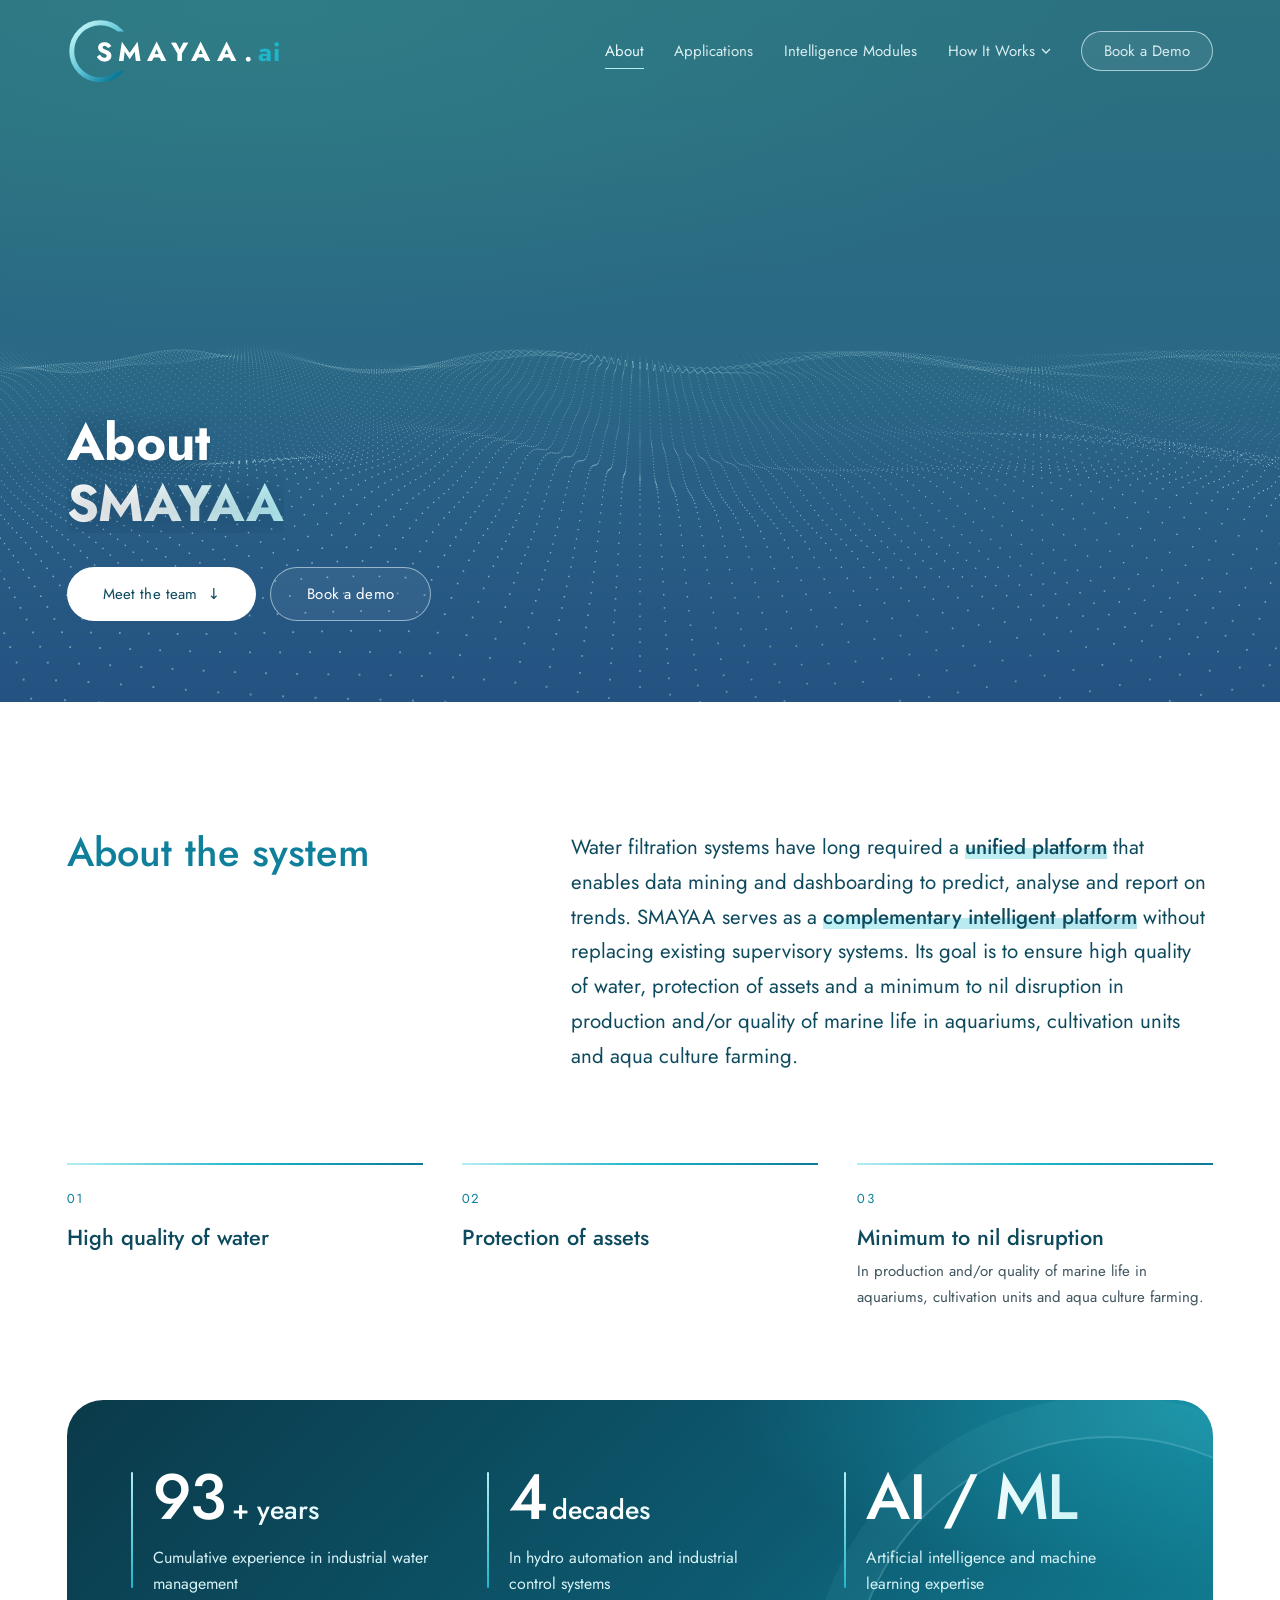
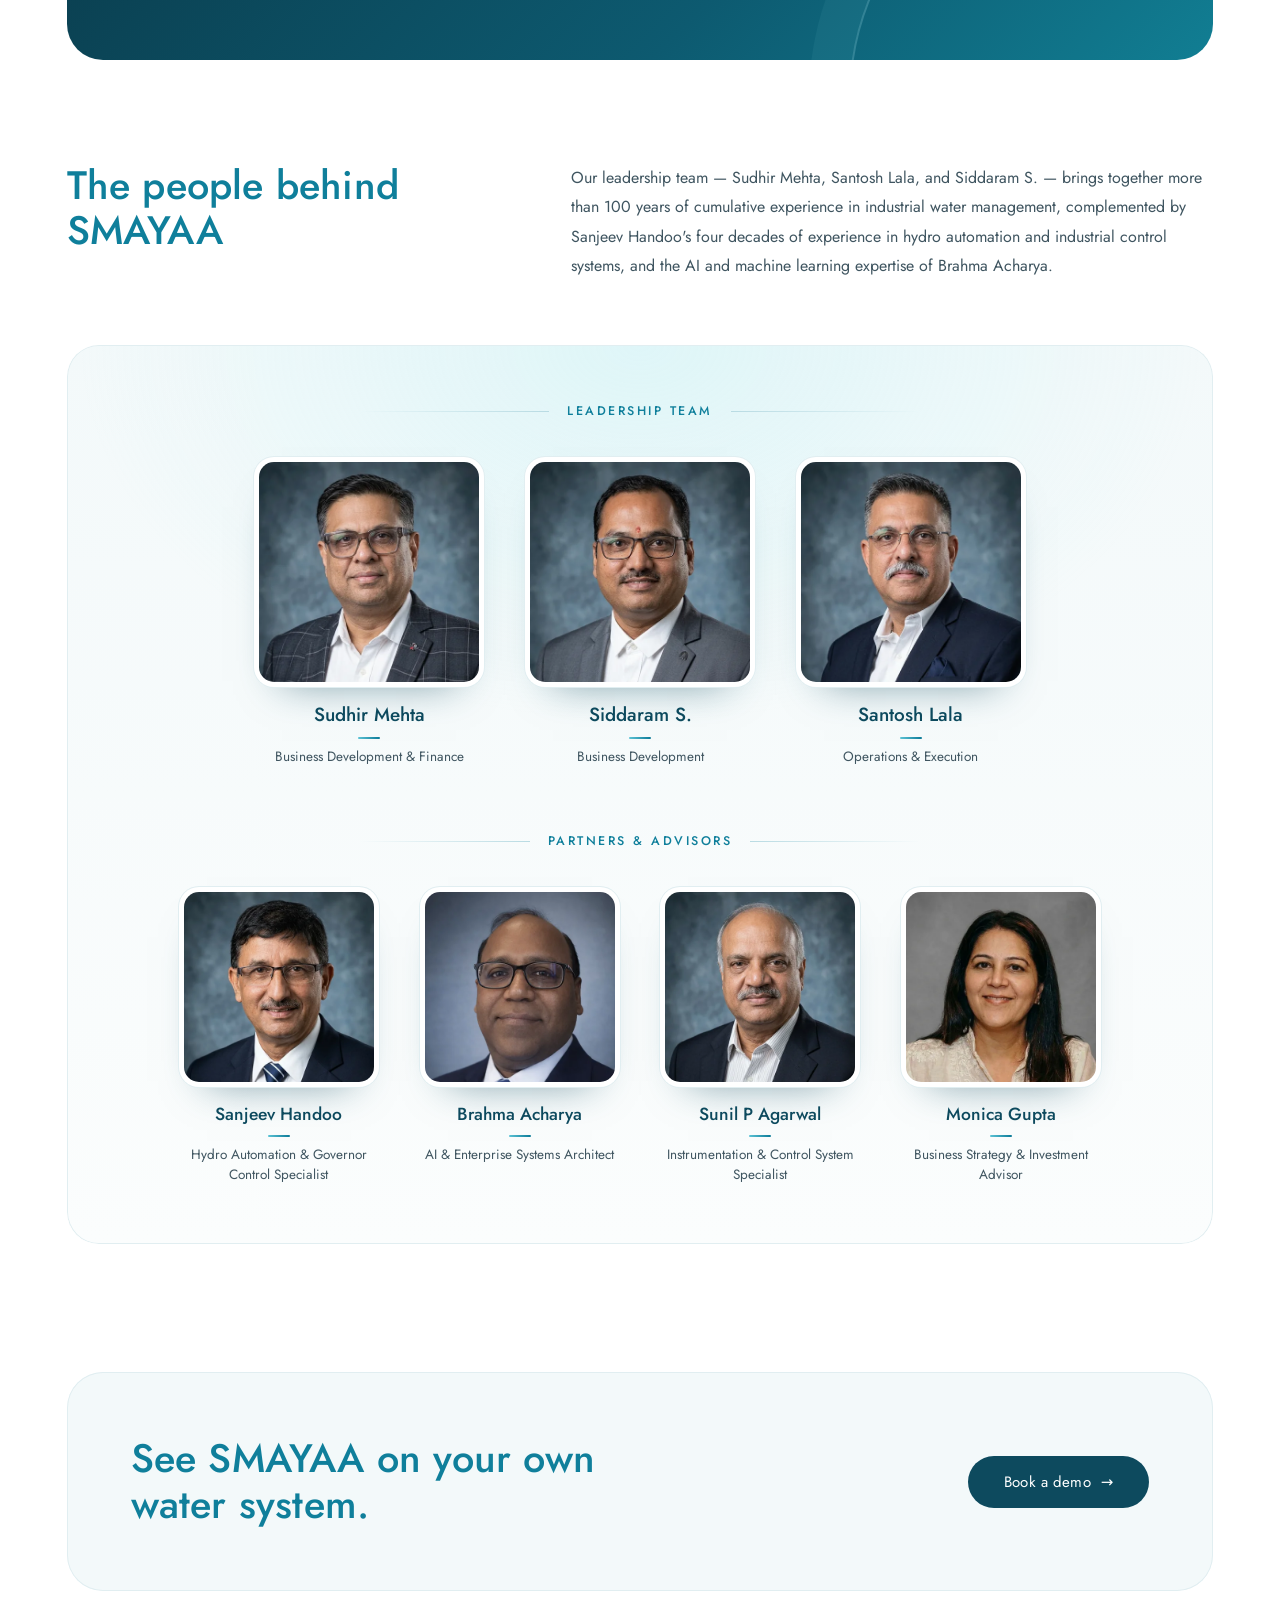
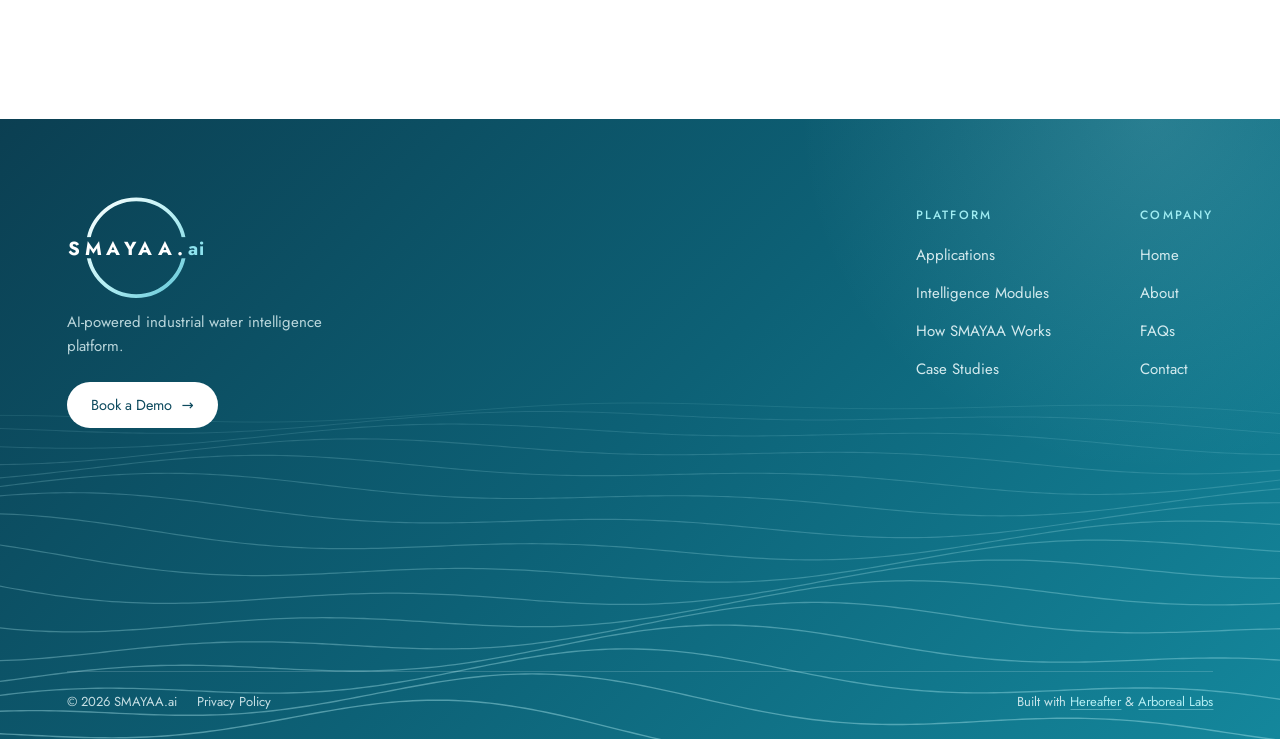
<file: about.html>
<!doctype html>
<html lang="en">
<head>
<meta charset="utf-8">
<meta name="viewport" content="width=device-width, initial-scale=1, viewport-fit=cover">
<title>About | The System And The People Behind SMAYAA | SMAYAA.ai</title>
<meta name="description" content="SMAYAA is a complementary intelligent platform for water systems, built by a team with more than 100 years of cumulative experience in industrial water management, four decades in hydro automation and industrial control, and AI and machine learning expertise.">
<meta name="robots" content="index, follow, max-image-preview:large">
<link rel="canonical" href="https://smayaa.ai/about">
<meta name="theme-color" content="#0d4a5e">
<meta property="og:type" content="website">
<meta property="og:site_name" content="SMAYAA.ai">
<meta property="og:title" content="About SMAYAA.ai | The System And The People Behind It">
<meta property="og:description" content="A complementary intelligent platform for water systems, and the team behind it.">
<meta property="og:url" content="https://smayaa.ai/about">
<meta name="twitter:card" content="summary_large_image">
<meta name="twitter:title" content="About SMAYAA.ai | The System And The People Behind It">
<meta name="twitter:description" content="A complementary intelligent platform for water systems, and the team behind it.">
<link rel="icon" href="data:image/svg+xml,%3Csvg xmlns='http://www.w3.org/2000/svg' viewBox='0 0 64 64'%3E%3Cdefs%3E%3ClinearGradient id='g' x1='0' y1='0' x2='1' y2='1'%3E%3Cstop offset='0' stop-color='%23b3eef3'/%3E%3Cstop offset='.5' stop-color='%235cc4d6'/%3E%3Cstop offset='1' stop-color='%230b7a98'/%3E%3C/linearGradient%3E%3C/defs%3E%3Ccircle cx='32' cy='32' r='26' fill='none' stroke='url(%23g)' stroke-width='8'/%3E%3C/svg%3E">
<link rel="preconnect" href="https://fonts.googleapis.com">
<link rel="preconnect" href="https://fonts.gstatic.com" crossorigin>
<link rel="stylesheet" href="https://fonts.googleapis.com/css2?family=Jost:wght@400;500;600&display=swap">
<script>document.documentElement.classList.add('js');</script>
<script type="application/ld+json">
{"@context":"https://schema.org","@graph":[
 {"@type":"WebPage","@id":"https://smayaa.ai/about","url":"https://smayaa.ai/about",
  "name":"About | SMAYAA.ai","isPartOf":{"@id":"https://smayaa.ai/#site"}},
 {"@type":"BreadcrumbList","itemListElement":[
  {"@type":"ListItem","position":1,"name":"Home","item":"https://smayaa.ai/"},
  {"@type":"ListItem","position":2,"name":"About","item":"https://smayaa.ai/about"}]}
]}
</script>
<link rel="stylesheet" href="assets/site.css?v=c25bb841">
<style>
.btn-light{background:#fff;color:var(--deep)}
.btn-light:hover{color:#fff}
.btn-ghost{background:rgba(255,255,255,.06);border:1px solid rgba(232,247,249,.55);-webkit-backdrop-filter:blur(8px);backdrop-filter:blur(8px)}
.btn-ghost::before{background:rgba(255,255,255,.14)}

/* ---------- hero ---------- */
.hero-sub{height:clamp(560px,78vh,760px);max-height:none}
.hero-sub .wrap{padding-bottom:clamp(56px,9vh,110px)}
.hero-sub h1{font-size:clamp(34px,4vw,64px);line-height:1.18}
.hero-sub h1 .w{display:block;width:max-content;max-width:100%}
.hero-sub h1 .w:nth-child(2) span{background:linear-gradient(90deg,#fff 30%,#b3eef3);-webkit-background-clip:text;background-clip:text;color:transparent}
.hero-sub h1 .w>span,.hero-sub .rise{animation:lineUp 1s var(--ease) both}
.hero-sub h1 .w:nth-child(2)>span{animation-delay:.08s}
.hero-sub .rise{animation-name:riseIn}
@keyframes lineUp{from{transform:translateY(105%)}to{transform:none}}
@keyframes riseIn{from{opacity:0;transform:translateY(16px)}to{opacity:1;transform:none}}
.hero-act{display:flex;flex-wrap:wrap;gap:14px;margin-top:34px;pointer-events:auto;animation-delay:.3s!important}

/* key phrases: a soft highlighter sweeps in once the text is on screen */
.hl{background:linear-gradient(90deg,rgba(179,238,243,.85),rgba(92,196,214,.45)) no-repeat 0 88%/0% 38%;transition:background-size 1.1s var(--ease) .45s;color:var(--deep);font-weight:500}
.rv.in .hl,html:not(.js) .hl{background-size:100% 38%}

/* ---------- about the system ---------- */
.ab{padding:clamp(80px,10vw,150px) 0 clamp(60px,7vw,110px)}
.ab-top{display:grid;grid-template-columns:minmax(0,.8fr) minmax(0,1.2fr);gap:clamp(28px,6vw,110px);align-items:start}
.ab-top h2{margin:0}
.ab-lead{margin:0;font-size:clamp(19px,1.6vw,25px);line-height:1.7;color:var(--deep)}
.goals{display:grid;grid-template-columns:repeat(3,minmax(0,1fr));gap:clamp(18px,3vw,48px);list-style:none;margin:clamp(56px,7vw,100px) 0 0;padding:0}
.goal{position:relative;padding-top:26px}
.goal::before,.goal::after{content:"";position:absolute;left:0;right:0;top:0;height:1.5px;background:#dcecef}
.goal::after{background:linear-gradient(90deg,#b3eef3,#1fb6cb,#0b7a98);transform:scaleX(0);transform-origin:left;transition:transform 1.2s var(--ease) .2s}
.goal.in::after,html:not(.js) .goal::after{transform:none}
.goal .n{display:block;font-size:13px;letter-spacing:.14em;color:var(--teal);margin-bottom:14px;font-variant-numeric:tabular-nums}
.goal h3{margin:0 0 8px;font-size:clamp(20px,1.7vw,26px);font-weight:500;color:var(--deep);line-height:1.25}
.goal p{margin:0;color:var(--muted);line-height:1.7;font-size:15px}
.goals .goal:nth-child(2){transition-delay:.12s}.goals .goal:nth-child(3){transition-delay:.24s}
.goals .goal:nth-child(2)::after{transition-delay:.32s}.goals .goal:nth-child(3)::after{transition-delay:.44s}

/* ---------- experience band ---------- */
.xb{padding:0 0 clamp(70px,8vw,120px)}
.xb-box{position:relative;overflow:hidden;isolation:isolate;border-radius:36px;padding:clamp(36px,5vw,72px);color:#fff;display:grid;grid-template-columns:repeat(3,minmax(0,1fr));gap:36px clamp(24px,4vw,64px);
  background:radial-gradient(70% 120% at 100% 0%,rgba(31,182,203,.5),transparent 60%),linear-gradient(135deg,#0a3a4a,#0d5a70 60%,#117e93)}
.xb-box::after{content:"";position:absolute;z-index:-1;width:520px;aspect-ratio:1;right:-160px;bottom:-300px;border-radius:50%;border:2px solid rgba(179,238,243,.22);box-shadow:0 0 0 40px rgba(179,238,243,.05)}
.xs{position:relative;padding-left:22px}
.xs::before{content:"";position:absolute;left:0;top:8px;bottom:8px;width:2px;border-radius:2px;background:linear-gradient(180deg,#b3eef3,#1fb6cb)}
.xs b{display:block;font-size:clamp(44px,5vw,76px);line-height:1.05;font-weight:500;letter-spacing:-.02em;font-variant-numeric:tabular-nums;
  background:linear-gradient(90deg,#fff 30%,#b3eef3);-webkit-background-clip:text;background-clip:text;color:transparent}
.xs b small{font-size:.42em;margin-left:6px;letter-spacing:0}
.xs>span{display:block;margin-top:14px;color:#d6f2f6;line-height:1.6;max-width:28ch}
.xb-box .xs:nth-child(2){transition-delay:.12s}.xb-box .xs:nth-child(3){transition-delay:.24s}

/* ---------- people ---------- */
.pp{padding:0 0 clamp(80px,10vw,140px)}
.pp-top{display:grid;grid-template-columns:minmax(0,.8fr) minmax(0,1.2fr);gap:clamp(28px,6vw,110px);align-items:start;margin-bottom:clamp(44px,5vw,72px)}
.pp-top h2{margin:0}
.pp-top p{margin:0;font-size:clamp(16px,1.25vw,19px);line-height:1.85;color:var(--muted)}
/* people: one soft panel, centred groups; leadership a touch larger than partners */
.tpanel{position:relative;overflow:hidden;padding:clamp(36px,4.4vw,64px) clamp(18px,3vw,48px) clamp(40px,4.6vw,68px);border-radius:32px;
  background:radial-gradient(70% 60% at 50% 0%,rgba(179,238,243,.32),transparent 70%),linear-gradient(180deg,#f3f9fa,#fbfdfd);box-shadow:inset 0 0 0 1px #e1eef1}
.tgroup+.tgroup{margin-top:clamp(44px,5vw,72px)}
.tg-h{display:flex;align-items:center;justify-content:center;gap:18px;margin:0 auto clamp(26px,2.8vw,38px);max-width:560px;font-size:12.5px;font-weight:500;letter-spacing:.2em;text-transform:uppercase;color:var(--teal)}
.tg-h::before,.tg-h::after{content:"";flex:1;height:1px;background:linear-gradient(90deg,transparent,#b9dbe3)}
.tg-h::after{background:linear-gradient(90deg,#b9dbe3,transparent)}
.team{display:flex;flex-wrap:wrap;justify-content:center;gap:34px clamp(22px,3.2vw,48px);list-style:none;margin:0;padding:0}
.tm{position:relative;width:200px;text-align:center}
.team.lead .tm{width:230px}
html.js .tm.rv{transition:opacity .9s var(--ease),transform .9s var(--ease)}
.tm .ph{position:relative;display:block;aspect-ratio:1;border-radius:20px;margin-bottom:16px;padding:5px;background:#fff;
  box-shadow:0 0 0 1px #e1eef1,0 22px 40px -28px rgba(13,74,94,.6);transition:box-shadow .5s var(--ease),transform .5s var(--ease)}
.tm .ph img{display:block;width:100%;height:100%;border-radius:15px;object-fit:cover;object-position:50% 18%;transition:transform .8s var(--ease)}
.tm .ph{overflow:hidden}
.tm:hover .ph{transform:translateY(-5px);box-shadow:0 0 0 2px #5cc4d6,0 30px 46px -28px rgba(13,74,94,.6)}
.tm:hover .ph img{transform:scale(1.04)}
.tm h3{margin:0;font-size:17.5px;font-weight:500;line-height:1.3;color:var(--deep)}
.team.lead .tm h3{font-size:19px}
.tm h3::after{content:"";display:block;width:22px;height:2px;margin:9px auto 8px;border-radius:2px;background:linear-gradient(90deg,#5cc4d6,#0b7a98);transition:width .5s var(--ease)}
.tm:hover h3::after{width:44px}
.tm .k{display:block;font-size:13.5px;line-height:1.5;color:var(--muted)}

/* ---------- call to action ---------- */
.cta-band{padding:0 0 clamp(80px,10vw,140px)}
.cta-box{border-radius:36px;padding:clamp(36px,5vw,72px);display:flex;flex-wrap:wrap;align-items:center;justify-content:space-between;gap:24px 40px;background:var(--soft);box-shadow:inset 0 0 0 1px #e1eef1}
.cta-box h2{margin:0;max-width:22ch}

@media (max-width:900px){
  .ab-top,.pp-top{grid-template-columns:1fr}
  .goals,.xb-box{grid-template-columns:1fr}
}
@media (max-width:560px){
  .hero-act .btn{flex:1;justify-content:center;white-space:nowrap;padding-inline:18px}
  .team{gap:28px 14px}
  .tm,.team.lead .tm{width:calc(50% - 7px)}
  .tm .k{font-size:12.5px}
  .tpanel{border-radius:24px}
  .xb-box,.cta-box{border-radius:26px}
}
@media (prefers-reduced-motion:reduce){.hl,.goal::after{transition:none}}
</style>
</head>
<body>
<a class="sr-only" href="#main">Skip to content</a>

<div id="stage" aria-hidden="true"><svg id="opener" viewBox="30 120 1340 1180" xmlns="http://www.w3.org/2000/svg" role="img" aria-label="SMAYAA.ai">
        <defs>
          <linearGradient id="gTeal" gradientUnits="userSpaceOnUse" x1="150" y1="0" x2="850" y2="0">
            <stop offset="0" stop-color="#34b3c8"/><stop offset="1" stop-color="#009db6"/>
          </linearGradient>
          <linearGradient id="gDark" gradientUnits="userSpaceOnUse" x1="150" y1="0" x2="500" y2="0">
            <stop offset="0" stop-color="#006d88"/><stop offset="1" stop-color="#0a88a4"/>
          </linearGradient>
          <!-- pale cyan at the top left, deepening to blue-teal at the bottom right -->
          <linearGradient id="gRing" gradientUnits="userSpaceOnUse" x1="300" y1="308" x2="1100" y2="1108">
            <stop offset="0" stop-color="#b3eef3"/><stop offset="0.5" stop-color="#5cc4d6"/><stop offset="1" stop-color="#0b7a98"/>
          </linearGradient>
          <clipPath id="clipU"><path id="clipUPath"/></clipPath>
          <clipPath id="clipL"><path id="clipLPath"/></clipPath>
          <mask id="ringMask" maskUnits="userSpaceOnUse" x="0" y="0" width="1400" height="1440">
            <rect x="0" y="0" width="1400" height="1440" fill="#fff"/>
            <rect id="gap" x="700" y="708" width="1400" height="0" fill="#000"/><rect id="gapL" x="0" y="708" width="700" height="0" fill="#000"/>
          </mask>
          <g id="shade">
            <circle cx="700" cy="708" r="572" fill="#75d8e0"/>
            <g id="shadeShift">
              <path id="waveA" fill="url(#gTeal)" d="M-300 0 L1700 0 L1700 425 L1180 425 C1000 395 900 385 830 392 C700 410 640 490 615 580 C595 660 585 760 560 860 C530 970 450 1028 320 1026 L-300 1022 Z"/>
              <path id="waveB" fill="url(#gDark)" d="M-300 0 L497 0 C488 260 492 400 490 470 C488 560 430 620 360 665 C300 700 200 722 -300 730 Z"/>
              <path id="darkest" fill="#00586e" d="M-300 0 L345 0 C340 220 290 320 160 335 L-300 335 Z"/>
            </g>
          </g>
        </defs>
        <g id="sphere">
          <g clip-path="url(#clipU)"><use href="#shade"/></g>
          
          <g id="lines" fill="none" stroke="#b6eff2" stroke-width="4" stroke-linecap="round"></g>
          <g id="dots" fill="#b6eff2"></g>
          
        </g>
        <circle id="ring" cx="700" cy="708" r="565" fill="none" stroke="url(#gRing)" stroke-width="44" mask="url(#ringMask)" opacity="0"/>
        <g id="wordWrap">
          <text x="700" y="768" text-anchor="middle" font-family="'Century Gothic', Jost, Futura, sans-serif" font-size="166" font-weight="700"><tspan fill="#0d4f66" letter-spacing="40">SMAYAA.</tspan><tspan fill="#1fb6cb" letter-spacing="6">ai</tspan></text>
        </g>
      </svg></div>

<header class="hdr" id="hdr">
  <div class="wrap">
    <a class="brand" href="/" aria-label="SMAYAA.ai home">
      <span id="brandSlot"></span>
      <img class="brand-static" src="[data-uri]" alt="SMAYAA.ai" width="140" height="42">
    </a>
    <button class="burger" id="burger" aria-label="Open menu" aria-expanded="false" aria-controls="nav"><span></span></button>
    <nav class="nav" id="nav" aria-label="Main">
      <a href="about" data-nav="about" aria-current="page">About</a>
      <a href="applications" data-nav="applications">Applications</a>
      <a href="modules" data-nav="modules">Intelligence Modules</a>
      <div class="dd" id="dd">
        <button aria-expanded="false" aria-haspopup="true">How It Works <svg viewBox="0 0 10 6" aria-hidden="true"><path d="M1 1l4 4 4-4" fill="none" stroke="currentColor" stroke-width="1.4"/></svg></button>
        <div class="dd-menu">
          <a href="how-it-works" data-nav="how-it-works">How SMAYAA Works</a>
          <a href="case-studies" data-nav="case-studies">Case Studies</a>
        </div>
      </div>
      <a class="pill" href="book-a-demo" data-nav="book-a-demo" data-demo>Book a Demo</a>
    </nav>
  </div>
</header>

<main id="main">
  <section class="hero hero-sub" id="top" aria-labelledby="hero-title">
    <canvas id="net" aria-hidden="true"></canvas>
    <div class="wrap">
      <h1 id="hero-title"><span class="w"><span>About</span></span> <span class="w"><span>SMAYAA</span></span></h1>
      <div class="hero-act rise">
        <a class="btn btn-light" href="#people">Meet the team <span class="arr" aria-hidden="true">↓</span></a>
        <a class="btn btn-ghost" href="book-a-demo" data-demo>Book a demo</a>
      </div>
    </div>
  </section>

  <section class="ab" id="system" aria-labelledby="ab-title">
    <div class="wrap">
      <div class="ab-top">
        <h2 id="ab-title" class="rv">About the system</h2>
        <p class="ab-lead rv">Water filtration systems have long required a <span class="hl">unified platform</span> that enables data mining and dashboarding to predict, analyse and report on trends. SMAYAA serves as a <span class="hl">complementary intelligent platform</span> without replacing existing supervisory systems. Its goal is to ensure high quality of water, protection of assets and a minimum to nil disruption in production and/or quality of marine life in aquariums, cultivation units and aqua culture farming.</p>
      </div>
      <ol class="goals">
        <li class="goal rv"><span class="n">01</span><h3>High quality of water</h3></li>
        <li class="goal rv"><span class="n">02</span><h3>Protection of assets</h3></li>
        <li class="goal rv"><span class="n">03</span><h3>Minimum to nil disruption</h3><p>In production and/or quality of marine life in aquariums, cultivation units and aqua culture farming.</p></li>
      </ol>
    </div>
  </section>

  <section class="xb" aria-label="Experience">
    <div class="wrap">
      <div class="xb-box">
        <div class="xs rv"><b><span data-count="100">100</span><small>+ years</small></b><span>Cumulative experience in industrial water management</span></div>
        <div class="xs rv"><b><span data-count="4">4</span><small>decades</small></b><span>In hydro automation and industrial control systems</span></div>
        <div class="xs rv"><b>AI&nbsp;/&nbsp;ML</b><span>Artificial intelligence and machine learning expertise</span></div>
      </div>
    </div>
  </section>

  <section class="pp" id="people" aria-labelledby="pp-title">
    <div class="wrap">
      <div class="pp-top">
        <h2 id="pp-title" class="rv">The people behind SMAYAA</h2>
        <p class="rv">Our leadership team — Sudhir Mehta, Santosh Lala, and Siddaram S. — brings together more than 100 years of cumulative experience in industrial water management, complemented by Sanjeev Handoo's four decades of experience in hydro automation and industrial control systems, and the AI and machine learning expertise of Brahma Acharya.</p>
      </div>
      <div class="tpanel">
        <div class="tgroup">
          <h3 class="tg-h rv">Leadership Team</h3>
          <ul class="team lead">
            <li class="tm rv"><span class="ph"><img src="img/team-sudhir-mehta.webp" width="480" height="600" loading="lazy" decoding="async" alt="Sudhir Mehta"></span><h3>Sudhir Mehta</h3><span class="k">Business Development &amp; Finance</span></li>
            <li class="tm rv"><span class="ph"><img src="img/team-siddaram-s.webp" width="480" height="600" loading="lazy" decoding="async" alt="Siddaram S."></span><h3>Siddaram S.</h3><span class="k">Business Development</span></li>
            <li class="tm rv"><span class="ph"><img src="img/team-santosh-lala.webp" width="480" height="600" loading="lazy" decoding="async" alt="Santosh Lala"></span><h3>Santosh Lala</h3><span class="k">Operations &amp; Execution</span></li>
          </ul>
        </div>
        <div class="tgroup">
          <h3 class="tg-h rv">Partners &amp; Advisors</h3>
          <ul class="team">
            <li class="tm rv"><span class="ph"><img src="img/team-sanjeev-handoo.webp" width="480" height="600" loading="lazy" decoding="async" alt="Sanjeev Handoo"></span><h3>Sanjeev Handoo</h3><span class="k">Hydro Automation &amp; Governor Control Specialist</span></li>
            <li class="tm rv"><span class="ph"><img src="img/team-brahma.webp" width="480" height="600" loading="lazy" decoding="async" alt="Brahma Acharya"></span><h3>Brahma Acharya</h3><span class="k">AI &amp; Enterprise Systems Architect</span></li>
            <li class="tm rv"><span class="ph"><img src="img/team-sunil-p.webp" width="480" height="600" loading="lazy" decoding="async" alt="Sunil P Agarwal"></span><h3>Sunil P Agarwal</h3><span class="k">Instrumentation &amp; Control System Specialist</span></li>
            <li class="tm rv"><span class="ph"><img src="img/team-monica-gupta.webp" width="480" height="600" loading="lazy" decoding="async" alt="Monica Gupta"></span><h3>Monica Gupta</h3><span class="k">Business Strategy &amp; Investment Advisor</span></li>
          </ul>
        </div>
      </div>
    </div>
  </section>

  <section class="cta-band" aria-labelledby="cta-title">
    <div class="wrap">
      <div class="cta-box rv">
        <h2 id="cta-title">See SMAYAA on your own water system.</h2>
        <a class="btn" href="book-a-demo" data-demo>Book a demo <span class="arr" aria-hidden="true">→</span></a>
      </div>
    </div>
  </section>
</main>

<footer class="foot" id="contact">
  <canvas class="foot-wave" id="footWave" aria-hidden="true"></canvas>
  <div class="wrap">
    <div class="foot-top">
      <div class="foot-brand">
        <svg class="foot-logo" viewBox="0 0 440 300" role="img" aria-label="SMAYAA.ai">
          <defs>
            <linearGradient id="fRing" x1="0" y1="0" x2="1" y2="1"><stop offset="0" stop-color="#ffffff"/><stop offset=".55" stop-color="#b3eef3"/><stop offset="1" stop-color="#5cc4d6"/></linearGradient>
            <mask id="fGap" maskUnits="userSpaceOnUse" x="0" y="0" width="440" height="300"><rect width="440" height="300" fill="#fff"/><rect x="0" y="122" width="440" height="56" fill="#000"/></mask>
          </defs>
          <circle cx="220" cy="150" r="128" fill="none" stroke="url(#fRing)" stroke-width="10" mask="url(#fGap)"/>
          <text x="220" y="168" text-anchor="middle" font-family="'Century Gothic', Jost, Futura, sans-serif" font-size="50" font-weight="700"><tspan fill="#fff" letter-spacing="12">SMAYAA.</tspan><tspan fill="#8fe3ee" letter-spacing="2">ai</tspan></text>
        </svg>
        <p>AI-powered industrial water intelligence platform.</p>
        <a class="foot-cta" href="book-a-demo" data-demo>Book a Demo <span aria-hidden="true">→</span></a>
      </div>
      <nav class="foot-nav" aria-label="Footer">
        <div>
          <h2>Platform</h2>
          <a href="applications">Applications</a>
          <a href="modules">Intelligence Modules</a>
          <a href="how-it-works">How SMAYAA Works</a>
          <a href="case-studies">Case Studies</a>
        </div>
        <div>
          <h2>Company</h2>
          <a href="/">Home</a>
          <a href="about">About</a>
          <a href="faq">FAQs</a>
          <a href="book-a-demo#contact">Contact</a>
        </div>
      </nav>
    </div>
    <div class="foot-bot"><span class="fb-l"><span>© 2026 SMAYAA.ai</span><a href="#contact">Privacy Policy</a></span><span class="fb-credit">Built with <a href="https://www.hereafter.co.in/" target="_blank" rel="noopener">Hereafter</a> &amp; <a href="https://arboreallabs.com/website-solutions" target="_blank" rel="noopener">Arboreal Labs</a></span></div>
  </div>
</footer>


<script src="assets/site.js?v=27d7c2ec" defer></script>
<script src="assets/net.js?v=5e1564d4" defer></script>
<script src="assets/about.js?v=1290c23f" defer></script>
<script src="assets/logo.js?v=650fa6c9" defer></script>
</body>
</html>
</file>
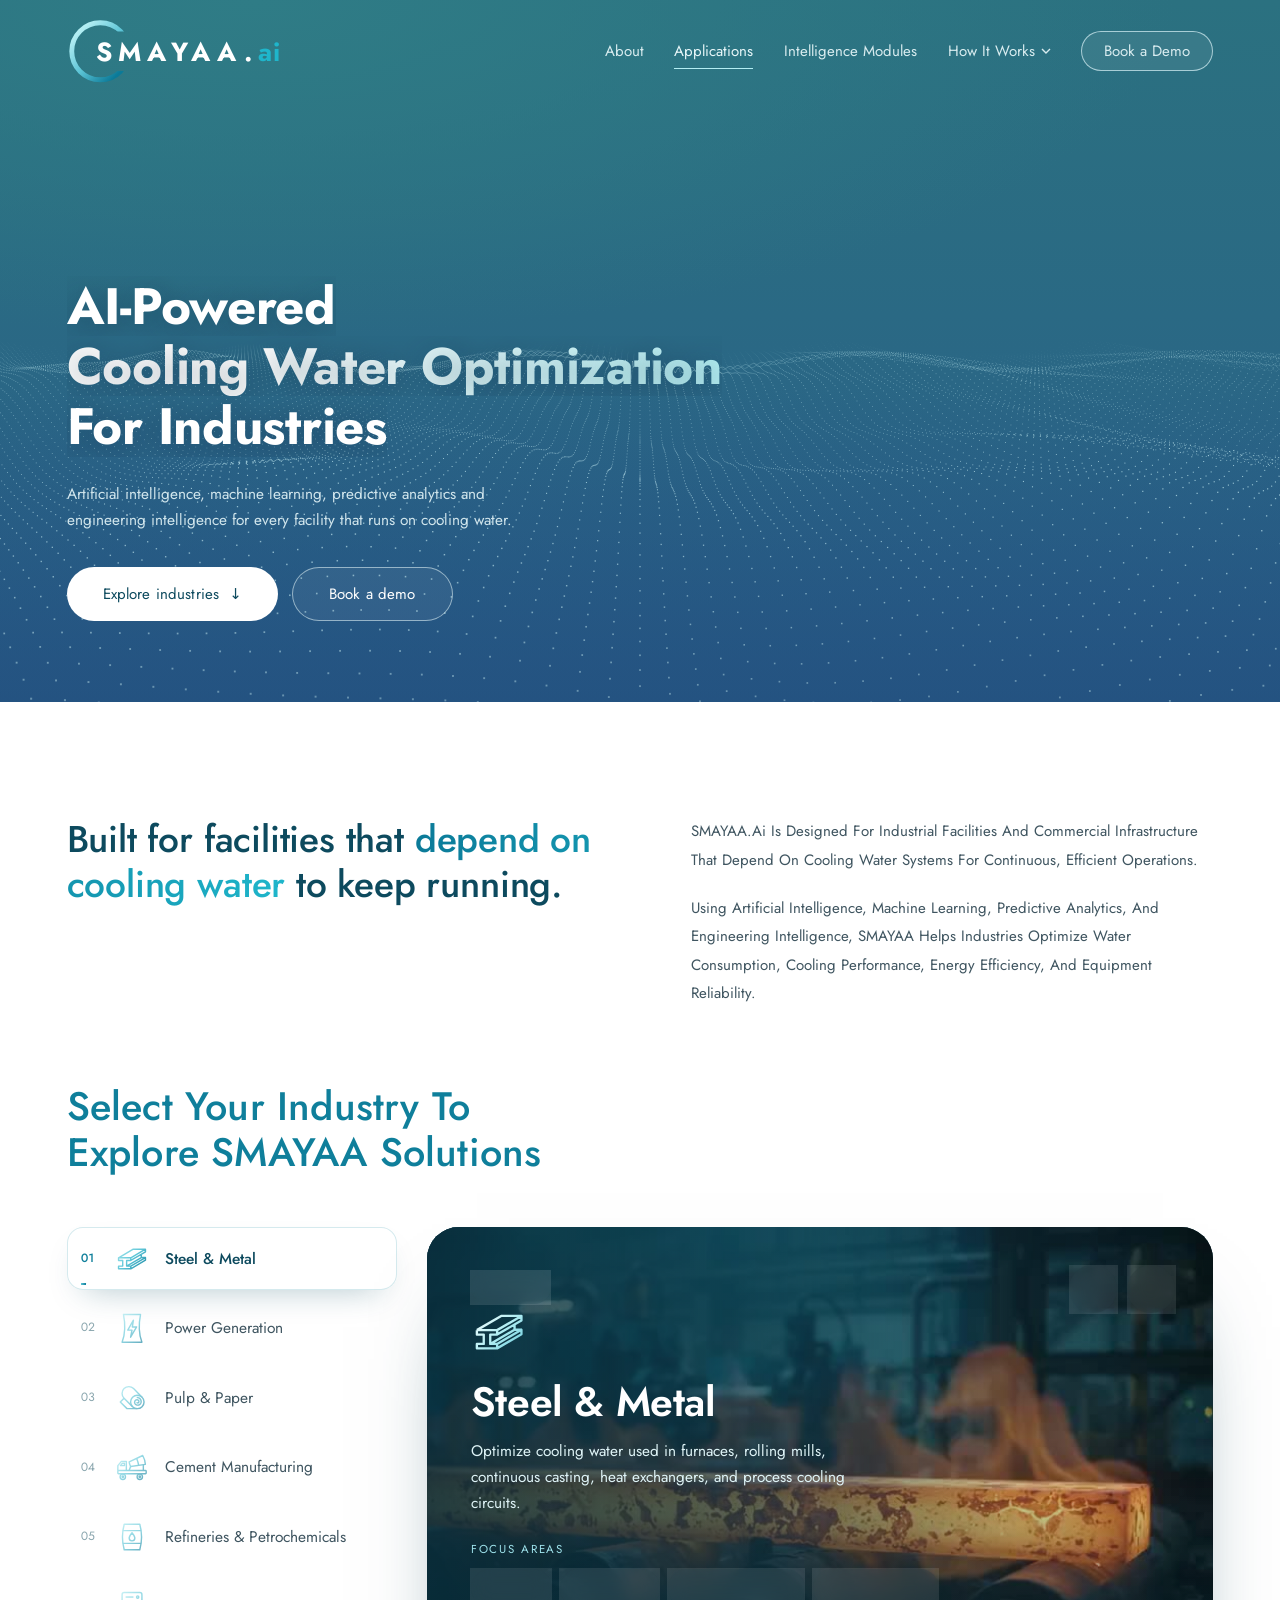
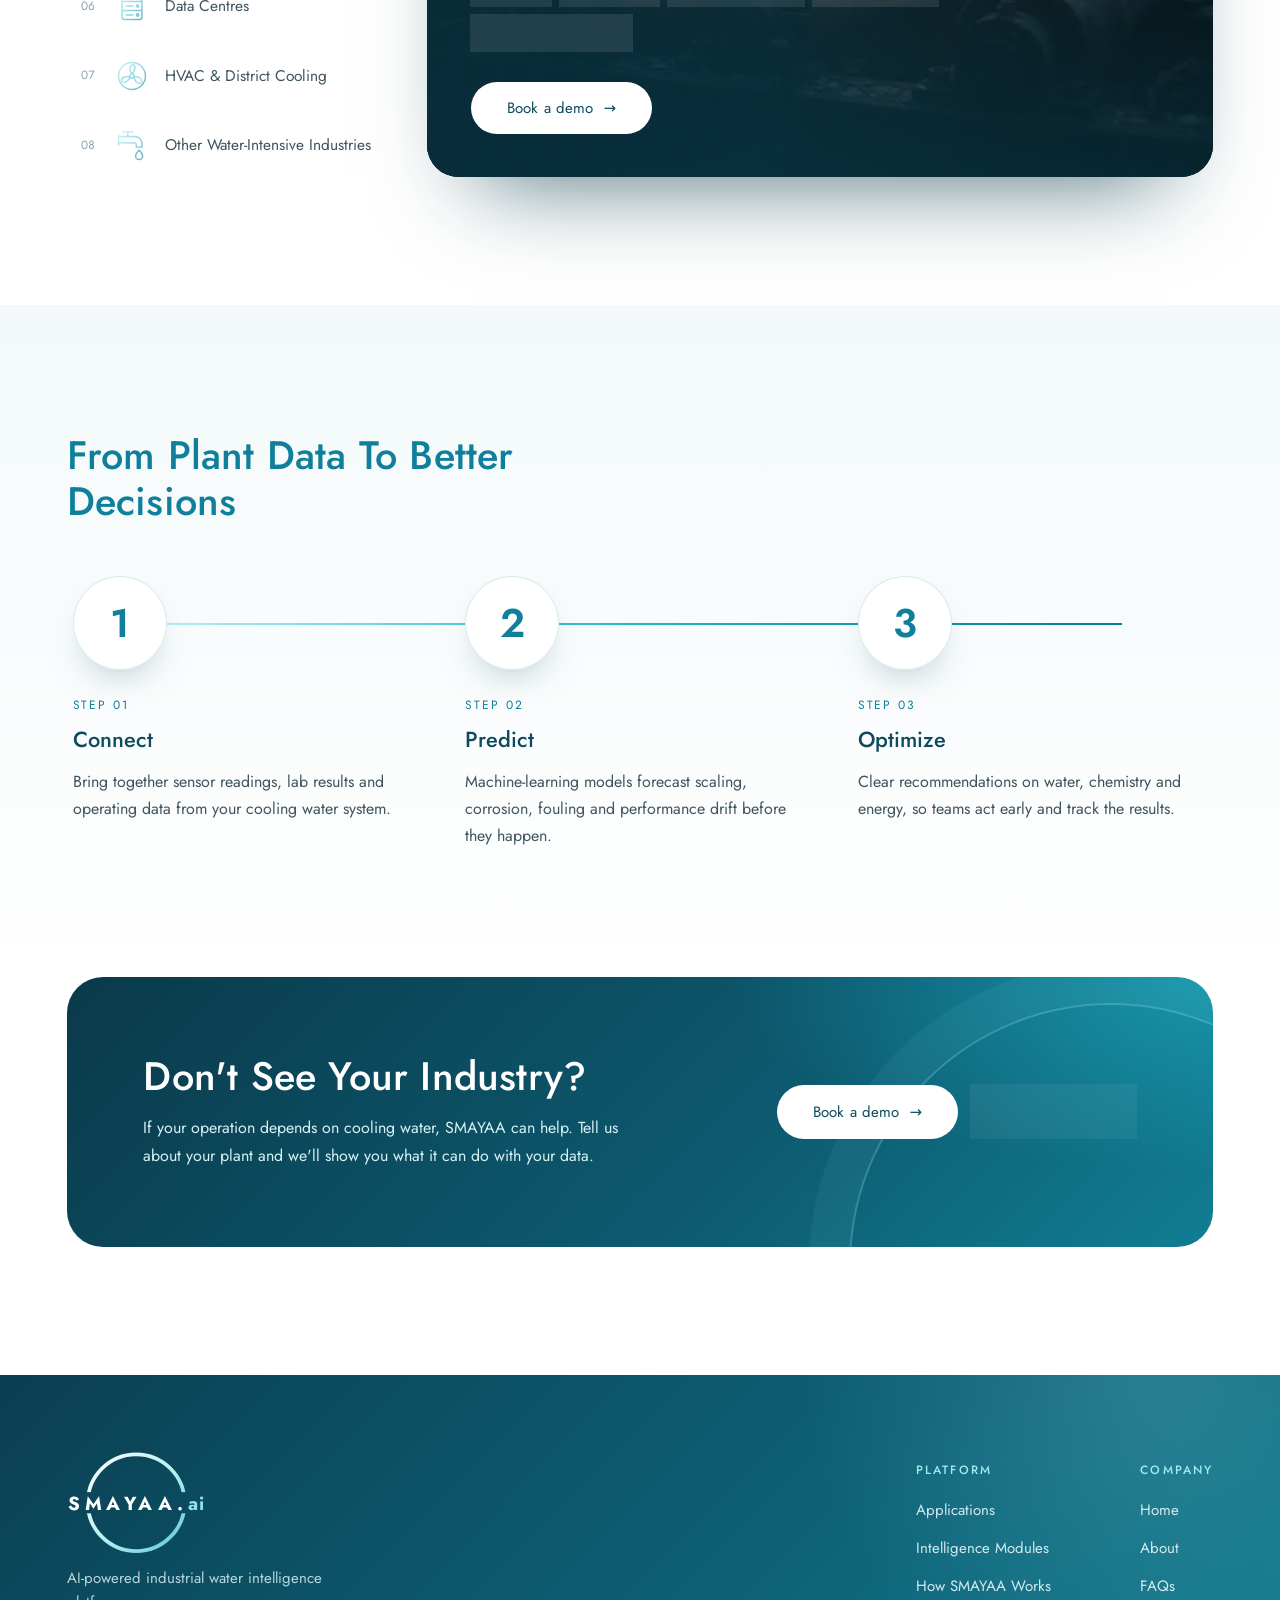
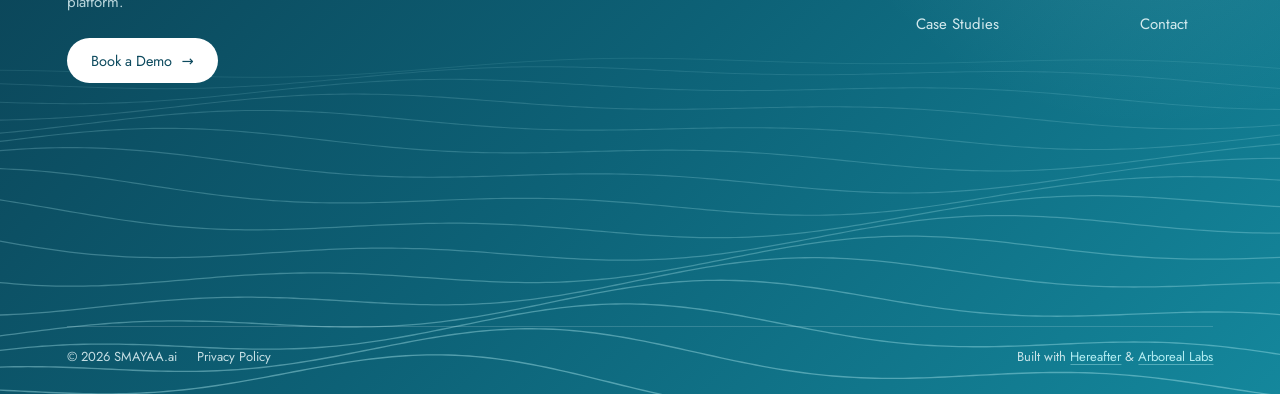
<file: applications.html>
<!doctype html>
<html lang="en">
<head>
<meta charset="utf-8">
<meta name="viewport" content="width=device-width, initial-scale=1, viewport-fit=cover">
<title>Applications | AI-Powered Cooling Water Optimization for Industries | SMAYAA.ai</title>
<meta name="description" content="SMAYAA.ai optimizes cooling water for steel, power generation, pulp &amp; paper, cement, refineries, data centres and HVAC: less water, better cooling performance, lower energy and more reliable equipment.">
<meta name="robots" content="index, follow, max-image-preview:large">
<link rel="canonical" href="https://smayaa.ai/applications">
<meta name="theme-color" content="#0d4a5e">
<meta property="og:type" content="website">
<meta property="og:site_name" content="SMAYAA.ai">
<meta property="og:title" content="SMAYAA.ai Applications | AI-Powered Cooling Water Optimization for Industries">
<meta property="og:description" content="Select your industry to see how SMAYAA optimizes cooling water, cooling performance, energy efficiency and equipment reliability.">
<meta property="og:url" content="https://smayaa.ai/applications">
<meta name="twitter:card" content="summary_large_image">
<meta name="twitter:title" content="SMAYAA.ai Applications | AI-Powered Cooling Water Optimization">
<meta name="twitter:description" content="Select your industry to see how SMAYAA optimizes cooling water systems.">
<link rel="icon" href="data:image/svg+xml,%3Csvg xmlns='http://www.w3.org/2000/svg' viewBox='0 0 64 64'%3E%3Cdefs%3E%3ClinearGradient id='g' x1='0' y1='0' x2='1' y2='1'%3E%3Cstop offset='0' stop-color='%23b3eef3'/%3E%3Cstop offset='.5' stop-color='%235cc4d6'/%3E%3Cstop offset='1' stop-color='%230b7a98'/%3E%3C/linearGradient%3E%3C/defs%3E%3Ccircle cx='32' cy='32' r='26' fill='none' stroke='url(%23g)' stroke-width='8'/%3E%3C/svg%3E">
<link rel="preconnect" href="https://fonts.googleapis.com">
<link rel="preconnect" href="https://fonts.gstatic.com" crossorigin>
<link rel="stylesheet" href="https://fonts.googleapis.com/css2?family=Jost:wght@400;500;600&display=swap">
<script>document.documentElement.classList.add('js');</script>
<script type="application/ld+json">
{"@context":"https://schema.org","@graph":[
 {"@type":"WebPage","@id":"https://smayaa.ai/applications","url":"https://smayaa.ai/applications",
  "name":"Applications | AI-Powered Cooling Water Optimization for Industries","isPartOf":{"@id":"https://smayaa.ai/#site"}},
 {"@type":"BreadcrumbList","itemListElement":[
  {"@type":"ListItem","position":1,"name":"Home","item":"https://smayaa.ai/"},
  {"@type":"ListItem","position":2,"name":"Applications","item":"https://smayaa.ai/applications"}]},
 {"@type":"ItemList","name":"Industries served by SMAYAA","itemListElement":[
  {"@type":"ListItem","position":1,"name":"Steel & Metal","url":"https://smayaa.ai/applications#steel-metal"},
  {"@type":"ListItem","position":2,"name":"Power Generation","url":"https://smayaa.ai/applications#power-generation"},
  {"@type":"ListItem","position":3,"name":"Pulp & Paper","url":"https://smayaa.ai/applications#pulp-paper"},
  {"@type":"ListItem","position":4,"name":"Cement Manufacturing","url":"https://smayaa.ai/applications#cement"},
  {"@type":"ListItem","position":5,"name":"Refineries & Petrochemicals","url":"https://smayaa.ai/applications#refineries-petrochemicals"},
  {"@type":"ListItem","position":6,"name":"Data Centres","url":"https://smayaa.ai/applications#data-centres"},
  {"@type":"ListItem","position":7,"name":"HVAC & District Cooling","url":"https://smayaa.ai/applications#hvac-district-cooling"},
  {"@type":"ListItem","position":8,"name":"Other Water-Intensive Industries","url":"https://smayaa.ai/applications#other-water-intensive"}]}
]}
</script>
<link rel="stylesheet" href="assets/site.css?v=c25bb841">
<style>
.eyebrow{display:inline-flex;align-items:center;gap:10px;margin:0 0 18px;font-size:12.5px;font-weight:500;letter-spacing:.16em;text-transform:uppercase;color:var(--teal)}
.eyebrow::before{content:"";width:28px;height:1.5px;background:linear-gradient(90deg,#5cc4d6,#0b7a98)}
.sec-head{display:flex;justify-content:space-between;align-items:end;gap:24px 60px;flex-wrap:wrap;margin-bottom:clamp(32px,4vw,56px)}
.sec-head h2{margin:0;max-width:20ch}
.sec-head p{margin:0;max-width:44ch;color:var(--muted);line-height:1.75}
.btn-light{background:#fff;color:var(--deep)}
.btn-light:hover{color:#fff}
.btn-ghost{background:rgba(255,255,255,.06);border:1px solid rgba(232,247,249,.55);-webkit-backdrop-filter:blur(8px);backdrop-filter:blur(8px)}
.btn-ghost::before{background:rgba(255,255,255,.14)}

/* ---------- hero ---------- */
.hero-sub{height:clamp(560px,78vh,760px);max-height:none}
.hero-sub .wrap{padding-bottom:clamp(56px,9vh,110px)}
.hero-sub h1{font-size:clamp(34px,4vw,64px);line-height:1.18}
.hero-sub h1 .w{display:block;width:max-content;max-width:100%}
.hero-sub h1 .w:nth-child(2) span{background:linear-gradient(90deg,#fff 30%,#b3eef3);-webkit-background-clip:text;background-clip:text;color:transparent}
.hero-sub h1 .w>span,.hero-sub .rise{animation:lineUp 1s var(--ease) both}
.hero-sub h1 .w:nth-child(2)>span{animation-delay:.08s}.hero-sub h1 .w:nth-child(3)>span{animation-delay:.16s}
.hero-sub .rise{animation-name:riseIn}
@keyframes lineUp{from{transform:translateY(105%)}to{transform:none}}
@keyframes riseIn{from{opacity:0;transform:translateY(16px)}to{opacity:1;transform:none}}
.hero-lede{max-width:52ch;margin:24px 0 0;font-size:clamp(15px,1.2vw,18px);line-height:1.7;color:rgba(232,248,250,.88);animation-delay:.3s!important}
.hero-act{display:flex;flex-wrap:wrap;gap:14px;margin-top:34px;pointer-events:auto;animation-delay:.42s!important}

/* ---------- intro + outcomes ---------- */
.a-intro{padding:clamp(72px,9vw,140px) 0 clamp(28px,3vw,44px)}
.a-intro .grid{display:grid;grid-template-columns:1.05fr 1fr;gap:clamp(32px,6vw,110px);align-items:start}
.a-intro .lead{margin:0;font-size:clamp(28px,2.9vw,44px);line-height:1.2;font-weight:500;color:var(--deep);letter-spacing:-.005em}
.a-intro .lead em{font-style:normal;background:linear-gradient(90deg,#0b7a98,#1fb6cb);-webkit-background-clip:text;background-clip:text;color:transparent}
.a-intro .copy p{margin:0 0 1.3em;}
.a-intro .copy p:last-child{margin-bottom:0}
.a-intro .copy p{font-size:clamp(15px,1.1vw,17px);line-height:1.9;color:var(--muted)}

/* ---------- industry explorer ---------- */
.xp{padding:clamp(28px,3vw,44px) 0 clamp(80px,10vw,150px)}
.xp-grid{display:grid;grid-template-columns:minmax(260px,330px) minmax(0,1fr);gap:clamp(20px,2.4vw,36px);align-items:stretch}
.xp-list{list-style:none;margin:0;padding:0;display:flex;flex-direction:column;gap:6px}
.xp-tab{position:relative;width:100%;display:flex;align-items:center;gap:16px;padding:13px 18px 13px 14px;border-radius:16px;text-align:left;color:var(--muted);
  font-size:15.5px;line-height:1.3;overflow:hidden;transition:background .35s,color .35s,box-shadow .35s}
.xp-tab .num{font-size:12px;font-variant-numeric:tabular-nums;color:#8aa6ae;width:18px}
.xp-tab .ind-ico{width:34px;height:34px;flex:none;opacity:.65;transition:opacity .35s,transform .5s var(--ease)}
.xp-tab:hover{background:var(--soft);color:var(--deep)}
.xp-tab:hover .ind-ico{opacity:1;transform:scale(1.08)}
.xp-tab[aria-selected=true]{background:#fff;color:var(--deep);font-weight:500;box-shadow:0 14px 34px -18px rgba(13,74,94,.4),inset 0 0 0 1px #d5eaee}
.xp-tab[aria-selected=true] .ind-ico{opacity:1}
.xp-tab[aria-selected=true] .num{color:var(--teal)}
/* time left before the next industry, when the explorer is playing on its own */
.xp-tab .bar{position:absolute;left:14px;right:14px;bottom:5px;height:2px;border-radius:2px;background:linear-gradient(90deg,#5cc4d6,#0b7a98);transform:scaleX(var(--p,0));transform-origin:left;opacity:0;transition:opacity .3s}
.xp.auto .xp-tab[aria-selected=true] .bar{opacity:1}
.xp-stage{touch-action:pan-y;position:relative;display:grid;border-radius:32px;overflow:hidden;isolation:isolate;background:#0a3a4a;box-shadow:0 50px 90px -50px rgba(10,58,74,.75);touch-action:pan-y}
.xp-panel{grid-area:1/1;position:relative;display:flex;flex-direction:column;justify-content:space-between;padding:clamp(26px,3.4vw,52px);color:#fff;
  opacity:0;visibility:hidden;transition:opacity .6s var(--ease),visibility 0s .6s;scroll-margin-top:110px}
.xp-panel.on{opacity:1;visibility:visible;transition:opacity .6s var(--ease)}
.xp-vid{position:absolute;inset:0;z-index:-2;width:100%;height:100%;object-fit:cover;transform:scale(1.06);transition:transform 8s linear}
.xp-panel.on .xp-vid{transform:scale(1)}
.xp-panel::before{content:"";position:absolute;inset:0;z-index:-1;pointer-events:none;
  background:linear-gradient(90deg,rgba(8,46,60,.88) 0%,rgba(9,52,67,.62) 42%,rgba(10,58,74,.18) 75%,rgba(10,58,74,.08) 100%),
             linear-gradient(0deg,rgba(8,46,60,.75) 0%,rgba(8,46,60,0) 55%)}
.xp-top{display:flex;align-items:center;gap:14px}
.xp-count{padding:6px 14px;border-radius:999px;font-size:12.5px;letter-spacing:.08em;background:rgba(255,255,255,.12);border:1px solid rgba(255,255,255,.22);-webkit-backdrop-filter:blur(8px);backdrop-filter:blur(8px)}
.xp-panel .ind-ico{width:clamp(52px,4.4vw,66px);height:auto;aspect-ratio:1;overflow:visible;margin-bottom:18px}
.xp-panel .ind-ico [stroke]{stroke:url(#xpLight)}
.xp-body{max-width:560px}
.xp-body h3{margin:0 0 14px;font-size:clamp(30px,3.2vw,48px);line-height:1.1;font-weight:600;letter-spacing:-.01em}
.xp-body>p{margin:0 0 24px;font-size:clamp(15px,1.2vw,18px);line-height:1.7;color:#dff4f7;max-width:46ch}
.xp-focus{margin:0 0 30px}
.xp-focus span{display:block;margin-bottom:10px;font-size:11.5px;letter-spacing:.16em;text-transform:uppercase;color:#9fe3ec}
.xp-focus ul{display:flex;flex-wrap:wrap;gap:8px;list-style:none;margin:0;padding:0}
.xp-focus li{padding:7px 14px;border-radius:999px;font-size:13.5px;background:rgba(255,255,255,.1);border:1px solid rgba(255,255,255,.2);-webkit-backdrop-filter:blur(10px);backdrop-filter:blur(10px)}
.xp-act{display:flex;flex-wrap:wrap;gap:12px}
/* the panel's text arrives in a short cascade each time it comes forward */
.xp-panel .in{opacity:0;transform:translateY(14px);transition:opacity .5s var(--ease),transform .7s var(--ease)}
.xp-panel.on .in{opacity:1;transform:none}
.xp-panel.on .in:nth-child(2){transition-delay:.07s}.xp-panel.on .in:nth-child(3){transition-delay:.14s}.xp-panel.on .in:nth-child(4){transition-delay:.21s}.xp-panel.on .in:nth-child(5){transition-delay:.28s}
.xp-panel.on .ind-ico path,.xp-panel.on .ind-ico rect,.xp-panel.on .ind-ico circle{stroke-dasharray:var(--len);animation:xpDraw 1.4s var(--ease) .1s both}
.xp-panel.on .ind-steel-metal path{animation-duration:2.6s}
@keyframes xpDraw{from{stroke-dashoffset:var(--len)}to{stroke-dashoffset:0}}
.xp-nav{position:absolute;top:clamp(22px,3vw,44px);right:clamp(22px,3vw,44px);z-index:3;display:flex;gap:10px}
.xp-nav button{width:48px;height:48px;border-radius:50%;display:grid;place-items:center;color:#fff;background:rgba(255,255,255,.1);border:1px solid rgba(255,255,255,.28);
  -webkit-backdrop-filter:blur(10px);backdrop-filter:blur(10px);transition:background .3s,color .3s,transform .3s var(--ease)}
.xp-nav button:hover{background:#fff;color:var(--deep);transform:scale(1.06)}
.xp-nav svg{width:20px;height:20px}

/* ---------- how it works ---------- */
.flow{padding:clamp(80px,10vw,150px) 0;background:linear-gradient(180deg,var(--soft),#fff)}
.steps{list-style:none;margin:0;padding:0;display:grid;grid-template-columns:repeat(3,minmax(0,1fr));gap:clamp(16px,2.4vw,36px);position:relative}
.steps::before{content:"";position:absolute;left:8%;right:8%;top:47px;height:2px;background:linear-gradient(90deg,#b3eef3,#1fb6cb,#0b7a98);transform:scaleX(0);transform-origin:left;transition:transform 1.6s var(--ease) .2s}
.steps.in::before{transform:none}
.step{position:relative;padding:0 6px}
.step .dot{position:relative;z-index:1;width:94px;height:94px;border-radius:50%;display:grid;place-items:center;margin-bottom:26px;background:#fff;
  box-shadow:0 18px 40px -22px rgba(13,74,94,.5),inset 0 0 0 1px #d5eaee}
.step .dot{font-size:40px;font-weight:600;line-height:1;color:var(--teal)}
.step .k{display:block;font-size:12px;letter-spacing:.16em;text-transform:uppercase;color:var(--teal);margin-bottom:8px}
.step h3{margin:0 0 10px;font-size:clamp(20px,1.7vw,24px);font-weight:500;color:var(--deep)}
.step p{margin:0;max-width:34ch;color:var(--muted);line-height:1.7}
html.js .steps .step{opacity:0;transform:translateY(22px);transition:opacity .8s var(--ease),transform .8s var(--ease)}
html.js .steps.in .step{opacity:1;transform:none}
.steps.in .step:nth-child(2){transition-delay:.25s}.steps.in .step:nth-child(3){transition-delay:.5s}

/* ---------- closing call to action ---------- */
.cta-band{padding:0 0 clamp(80px,10vw,140px)}
.cta-box{position:relative;overflow:hidden;border-radius:36px;padding:clamp(40px,6vw,88px);color:#fff;display:grid;grid-template-columns:1.3fr auto;gap:30px 60px;align-items:center;
  background:radial-gradient(70% 120% at 100% 0%,rgba(31,182,203,.55),transparent 60%),linear-gradient(135deg,#0a3a4a,#0d5a70 60%,#117e93)}
.cta-box::after{content:"";position:absolute;width:520px;aspect-ratio:1;right:-160px;bottom:-280px;border-radius:50%;border:2px solid rgba(179,238,243,.25);box-shadow:0 0 0 40px rgba(179,238,243,.05)}
.cta-box h2{color:#fff;margin:0 0 14px;max-width:18ch}
.cta-box p{margin:0;max-width:48ch;color:#d6f2f6;line-height:1.75}
.cta-box .xp-act{position:relative;z-index:1}

/* desktop: the list and the panel share one height, so the industry rows spread to the panel's full length */
@media (min-width:901px){
  .xp-list li{flex:1;display:flex}
  .xp-tab{min-height:100%}
  .xp-stage{min-height:520px}
}
@media (max-width:900px){
  .a-intro .grid{grid-template-columns:1fr}
  .xp-grid{grid-template-columns:1fr}
  .xp-list{flex-direction:row;overflow-x:auto;scroll-snap-type:x mandatory;margin-inline:calc(var(--pad) * -1);padding:4px var(--pad) 10px;scrollbar-width:none}
  .xp-list::-webkit-scrollbar{display:none}
  .xp-list li{flex:none;scroll-snap-align:start}
  .xp-tab{white-space:nowrap;padding:10px 16px 12px 12px;gap:10px;font-size:14.5px}
  .xp-tab .num{display:none}
  .xp-tab .ind-ico{width:26px;height:26px}
  .xp-stage{min-height:600px;border-radius:26px}
  .xp-panel::before{background:linear-gradient(0deg,rgba(8,46,60,.94) 0%,rgba(9,52,67,.75) 45%,rgba(10,58,74,.25) 80%)}
  .steps{grid-template-columns:1fr;gap:40px}
  .steps::before{left:46px;right:auto;top:20px;bottom:20px;width:2px;height:auto;background:linear-gradient(180deg,#b3eef3,#1fb6cb,#0b7a98);transform:scaleY(0);transform-origin:top}
  .steps.in::before{transform:none}
  .step{display:grid;grid-template-columns:94px 1fr;gap:0 22px;align-items:start}
  .step .dot{grid-row:span 3;margin:0}
  .cta-box{grid-template-columns:1fr}
}
@media (max-width:560px){.xp-nav button{width:42px;height:42px}.hero-act .btn{flex:1;justify-content:center;white-space:nowrap;padding-inline:18px}}
</style>
</head>
<body>
<a class="sr-only" href="#main">Skip to content</a>

<div id="stage" aria-hidden="true"><svg id="opener" viewBox="30 120 1340 1180" xmlns="http://www.w3.org/2000/svg" role="img" aria-label="SMAYAA.ai">
        <defs>
          <linearGradient id="gTeal" gradientUnits="userSpaceOnUse" x1="150" y1="0" x2="850" y2="0">
            <stop offset="0" stop-color="#34b3c8"/><stop offset="1" stop-color="#009db6"/>
          </linearGradient>
          <linearGradient id="gDark" gradientUnits="userSpaceOnUse" x1="150" y1="0" x2="500" y2="0">
            <stop offset="0" stop-color="#006d88"/><stop offset="1" stop-color="#0a88a4"/>
          </linearGradient>
          <!-- pale cyan at the top left, deepening to blue-teal at the bottom right -->
          <linearGradient id="gRing" gradientUnits="userSpaceOnUse" x1="300" y1="308" x2="1100" y2="1108">
            <stop offset="0" stop-color="#b3eef3"/><stop offset="0.5" stop-color="#5cc4d6"/><stop offset="1" stop-color="#0b7a98"/>
          </linearGradient>
          <clipPath id="clipU"><path id="clipUPath"/></clipPath>
          <clipPath id="clipL"><path id="clipLPath"/></clipPath>
          <mask id="ringMask" maskUnits="userSpaceOnUse" x="0" y="0" width="1400" height="1440">
            <rect x="0" y="0" width="1400" height="1440" fill="#fff"/>
            <rect id="gap" x="700" y="708" width="1400" height="0" fill="#000"/><rect id="gapL" x="0" y="708" width="700" height="0" fill="#000"/>
          </mask>
          <g id="shade">
            <circle cx="700" cy="708" r="572" fill="#75d8e0"/>
            <g id="shadeShift">
              <path id="waveA" fill="url(#gTeal)" d="M-300 0 L1700 0 L1700 425 L1180 425 C1000 395 900 385 830 392 C700 410 640 490 615 580 C595 660 585 760 560 860 C530 970 450 1028 320 1026 L-300 1022 Z"/>
              <path id="waveB" fill="url(#gDark)" d="M-300 0 L497 0 C488 260 492 400 490 470 C488 560 430 620 360 665 C300 700 200 722 -300 730 Z"/>
              <path id="darkest" fill="#00586e" d="M-300 0 L345 0 C340 220 290 320 160 335 L-300 335 Z"/>
            </g>
          </g>
        </defs>
        <g id="sphere">
          <g clip-path="url(#clipU)"><use href="#shade"/></g>
          
          <g id="lines" fill="none" stroke="#b6eff2" stroke-width="4" stroke-linecap="round"></g>
          <g id="dots" fill="#b6eff2"></g>
          
        </g>
        <circle id="ring" cx="700" cy="708" r="565" fill="none" stroke="url(#gRing)" stroke-width="44" mask="url(#ringMask)" opacity="0"/>
        <g id="wordWrap">
          <text x="700" y="768" text-anchor="middle" font-family="'Century Gothic', Jost, Futura, sans-serif" font-size="166" font-weight="700"><tspan fill="#0d4f66" letter-spacing="40">SMAYAA.</tspan><tspan fill="#1fb6cb" letter-spacing="6">ai</tspan></text>
        </g>
      </svg></div>

<header class="hdr" id="hdr">
  <div class="wrap">
    <a class="brand" href="/" aria-label="SMAYAA.ai home">
      <span id="brandSlot"></span>
      <img class="brand-static" src="[data-uri]" alt="SMAYAA.ai" width="140" height="42">
    </a>
    <button class="burger" id="burger" aria-label="Open menu" aria-expanded="false" aria-controls="nav"><span></span></button>
    <nav class="nav" id="nav" aria-label="Main">
      <a href="about" data-nav="about">About</a>
      <a href="applications" data-nav="applications" aria-current="page">Applications</a>
      <a href="modules" data-nav="modules">Intelligence Modules</a>
      <div class="dd" id="dd">
        <button aria-expanded="false" aria-haspopup="true">How It Works <svg viewBox="0 0 10 6" aria-hidden="true"><path d="M1 1l4 4 4-4" fill="none" stroke="currentColor" stroke-width="1.4"/></svg></button>
        <div class="dd-menu">
          <a href="how-it-works" data-nav="how-it-works">How SMAYAA Works</a>
          <a href="case-studies" data-nav="case-studies">Case Studies</a>
        </div>
      </div>
      <a class="pill" href="book-a-demo" data-nav="book-a-demo" data-demo>Book a Demo</a>
    </nav>
  </div>
</header>

<main id="main">
  <section class="hero hero-sub" id="top" aria-labelledby="hero-title">
    <canvas id="net" aria-hidden="true"></canvas>
    <div class="wrap">
      <h1 id="hero-title"><span class="w"><span>AI-Powered</span></span> <span class="w"><span>Cooling Water Optimization</span></span> <span class="w"><span>For Industries</span></span></h1>
      <p class="hero-lede rise">Artificial intelligence, machine learning, predictive analytics and engineering intelligence for every facility that runs on cooling water.</p>
      <div class="hero-act rise">
        <a class="btn btn-light" href="#industries">Explore industries <span class="arr" aria-hidden="true">↓</span></a>
        <a class="btn btn-ghost" href="book-a-demo" data-demo>Book a demo</a>
      </div>
    </div>
  </section>

  <section class="a-intro" aria-labelledby="intro-title">
    <div class="wrap">
      <div class="grid">
        <div class="rv">
          <h2 id="intro-title" class="lead">Built for facilities that <em>depend on cooling water</em> to keep running.</h2>
        </div>
        <div class="copy rv">
          <p>SMAYAA.Ai Is Designed For Industrial Facilities And Commercial Infrastructure That Depend On Cooling Water Systems For Continuous, Efficient Operations.</p>
          <p>Using Artificial Intelligence, Machine Learning, Predictive Analytics, And Engineering Intelligence, SMAYAA Helps Industries Optimize Water Consumption, Cooling Performance, Energy Efficiency, And Equipment Reliability.</p>
        </div>
      </div>
    </div>
  </section>

  <section class="xp" id="industries" aria-labelledby="sel-title">
    <svg width="0" height="0" style="position:absolute" aria-hidden="true" focusable="false"><defs>
      <linearGradient id="xpLight" gradientUnits="userSpaceOnUse" x1="4" y1="4" x2="44" y2="44"><stop offset="0" stop-color="#ffffff"/><stop offset=".5" stop-color="#b3eef3"/><stop offset="1" stop-color="#5cc4d6"/></linearGradient>
    </defs></svg>
    <div class="wrap">
      <div class="sec-head rv">
        <div><h2 id="sel-title">Select Your Industry To Explore SMAYAA Solutions</h2></div>
      </div>
      <div class="xp-grid">
        <ul class="xp-list" role="tablist" aria-label="Industries" aria-orientation="vertical">
          <li><button class="xp-tab" role="tab" id="t-steel-metal" aria-controls="steel-metal" aria-selected="true"><span class="num">01</span><svg class="ind-ico ind-steel-metal" xmlns="http://www.w3.org/2000/svg" viewBox="0 0 48 48" aria-hidden="true" focusable="false"><defs><linearGradient id="smy-steel-metal-ring-t" gradientUnits="userSpaceOnUse" x1="4" y1="4" x2="44" y2="44"><stop offset="0" stop-color="#B3EEF3"/><stop offset="0.5" stop-color="#5CC4D6"/><stop offset="1" stop-color="#0B7A98"/></linearGradient></defs><g fill="none" stroke="url(#smy-steel-metal-ring-t)" stroke-width="2" stroke-linecap="butt" stroke-linejoin="round"><path d="M5.00 22.27 L22.27 22.27 L22.27 26.07 L16.40 26.07 L16.40 34.02 L22.27 34.02 L22.27 37.82 L5.00 37.82 L5.00 34.02 L10.87 34.02 L10.87 26.07 L5.00 26.07 Z M5.00 22.27 L25.73 10.18 L43.00 10.18 L22.27 22.27 M43.00 10.18 L43.00 13.98 L22.27 26.07 M16.40 34.02 L37.13 21.93 L37.13 17.41 M37.13 21.93 L43.00 21.93 M22.27 34.02 L43.00 21.93 L43.00 25.73 L22.27 37.82"/></g></svg><span>Steel &amp; Metal</span><i class="bar"></i></button></li>
          <li><button class="xp-tab" role="tab" id="t-power-generation" aria-controls="power-generation" aria-selected="false" tabindex="-1"><span class="num">02</span><svg class="ind-ico ind-power-generation" xmlns="http://www.w3.org/2000/svg" viewBox="0 0 48 48" aria-hidden="true" focusable="false"><defs><linearGradient id="smy-power-generation-ring-t" gradientUnits="userSpaceOnUse" x1="4" y1="4" x2="44" y2="44"><stop offset="0" stop-color="#B3EEF3"/><stop offset="0.5" stop-color="#5CC4D6"/><stop offset="1" stop-color="#0B7A98"/></linearGradient></defs><g fill="none" stroke="url(#smy-power-generation-ring-t)" stroke-width="2" stroke-linecap="butt" stroke-linejoin="round"><path d="M10 44 C15 31 15 20 12 5 H36 C33 20 33 31 38 44 Z"/><path d="M26 13 L18 27 H24 L22 37 L30.5 22.5 H24.5 Z"/></g></svg><span>Power Generation</span><i class="bar"></i></button></li>
          <li><button class="xp-tab" role="tab" id="t-pulp-paper" aria-controls="pulp-paper" aria-selected="false" tabindex="-1"><span class="num">03</span><svg class="ind-ico ind-pulp-paper" xmlns="http://www.w3.org/2000/svg" viewBox="0 0 48 48" aria-hidden="true" focusable="false"><defs><linearGradient id="smy-pulp-paper-ring-t" gradientUnits="userSpaceOnUse" x1="4" y1="4" x2="44" y2="44"><stop offset="0" stop-color="#B3EEF3"/><stop offset="0.5" stop-color="#5CC4D6"/><stop offset="1" stop-color="#0B7A98"/></linearGradient></defs><g fill="none" stroke="url(#smy-pulp-paper-ring-t)" stroke-width="2" stroke-linecap="butt" stroke-linejoin="round"><path d="M38.22 22.78 L26.2 10.76 A9.5 9.5 0 0 0 12.76 24.2 L24.78 36.22"/><circle cx="31.5" cy="29.5" r="9.5"/><path d="M12.76 24.2 L7.46 29.5 L16.96 39 H31.5"/><path d="M31.5 23.3 L32.49 23.46 L33.42 23.78 L34.28 24.24 L35.05 24.83 L35.7 25.52 L36.21 26.3 L36.59 27.14 L36.83 28.01 L36.92 28.9 L36.86 29.78 L36.66 30.63 L36.33 31.41 L35.89 32.13 L35.34 32.75 L34.71 33.26 L34.02 33.66 L33.28 33.94 L32.53 34.09 L31.77 34.11 L31.03 34.01 L30.33 33.79 L29.68 33.47 L29.11 33.06 L28.62 32.56 L28.23 32.01 L27.95 31.41 L27.76 30.78 L27.69 30.14 L27.72 29.52 L27.85 28.92 L28.07 28.36 L28.37 27.86 L28.74 27.43 L29.17 27.07 L29.64 26.79 L30.14 26.6 L30.65 26.5 L31.15 26.49 L31.64 26.55 L32.1 26.7 L32.51 26.91 L32.87 27.18 L33.18 27.49 L33.42 27.84 L33.59 28.22 L33.69 28.61 L33.73 28.99 L33.7 29.36 L33.61 29.71 L33.46 30.03 L33.28 30.3 L33.05 30.53 L32.81 30.71 L32.54 30.84 L32.27 30.92 L32 30.95 L31.75 30.93 L31.51 30.87 L31.31 30.77 L31.13 30.64" stroke-linecap="round"/></g></svg><span>Pulp &amp; Paper</span><i class="bar"></i></button></li>
          <li><button class="xp-tab" role="tab" id="t-cement" aria-controls="cement" aria-selected="false" tabindex="-1"><span class="num">04</span><svg class="ind-ico ind-cement" xmlns="http://www.w3.org/2000/svg" viewBox="0 0 48 48" aria-hidden="true" focusable="false"><defs><linearGradient id="smy-cement-ring-t" gradientUnits="userSpaceOnUse" x1="4" y1="4" x2="44" y2="44"><stop offset="0" stop-color="#B3EEF3"/><stop offset="0.5" stop-color="#5CC4D6"/><stop offset="1" stop-color="#0B7A98"/></linearGradient></defs><g fill="none" stroke="url(#smy-cement-ring-t)" stroke-width="2" stroke-linecap="butt" stroke-linejoin="round"><path d="M4 29 V22 L9 16 H16 V29"/><path d="M7.6 22 L10.4 18.6 H13.4 V22 Z"/><rect x="4" y="29" width="40" height="4.5" rx="1"/><path d="M20 16.65 L39.13 7.77 Q42.4 13.6 42.87 20.23 L22 23.35 Q20.4 20 20 16.65 Z"/><path d="M30.52 11.77 Q32.4 16.6 33.48 21.63"/><path d="M22 23.35 L20 29 M40 20.66 V29"/><circle cx="11" cy="37.8" r="3.8"/><circle cx="35" cy="37.8" r="3.8"/><circle cx="11" cy="37.8" r="1"/><circle cx="35" cy="37.8" r="1"/></g></svg><span>Cement Manufacturing</span><i class="bar"></i></button></li>
          <li><button class="xp-tab" role="tab" id="t-refineries-petrochemicals" aria-controls="refineries-petrochemicals" aria-selected="false" tabindex="-1"><span class="num">05</span><svg class="ind-ico ind-refineries-petrochemicals" xmlns="http://www.w3.org/2000/svg" viewBox="0 0 48 48" aria-hidden="true" focusable="false"><defs><linearGradient id="smy-refineries-petrochemicals-ring-t" gradientUnits="userSpaceOnUse" x1="4" y1="4" x2="44" y2="44"><stop offset="0" stop-color="#B3EEF3"/><stop offset="0.5" stop-color="#5CC4D6"/><stop offset="1" stop-color="#0B7A98"/></linearGradient></defs><g fill="none" stroke="url(#smy-refineries-petrochemicals-ring-t)" stroke-width="2" stroke-linecap="butt" stroke-linejoin="round"><path d="M13 6 H35 Q40 24 35 42 H13 Q8 24 13 6 Z"/><path d="M11.1 15 H36.9 M11.1 33 H36.9"/><path d="M24 18 C24 18 20 23 20 25.5 A4 4 0 0 0 28 25.5 C28 23 24 18 24 18 Z"/></g></svg><span>Refineries &amp; Petrochemicals</span><i class="bar"></i></button></li>
          <li><button class="xp-tab" role="tab" id="t-data-centres" aria-controls="data-centres" aria-selected="false" tabindex="-1"><span class="num">06</span><svg class="ind-ico ind-data-centres" xmlns="http://www.w3.org/2000/svg" viewBox="0 0 48 48" aria-hidden="true" focusable="false"><defs><linearGradient id="smy-data-centres-ring-t" gradientUnits="userSpaceOnUse" x1="4" y1="4" x2="44" y2="44"><stop offset="0" stop-color="#B3EEF3"/><stop offset="0.5" stop-color="#5CC4D6"/><stop offset="1" stop-color="#0B7A98"/></linearGradient></defs><g fill="none" stroke="url(#smy-data-centres-ring-t)" stroke-width="2" stroke-linecap="butt" stroke-linejoin="round"><rect x="10" y="5" width="28" height="38" rx="3"/><path d="M10 17.7 H38 M10 30.3 H38"/><path d="M15 11.35 H26"/><circle cx="32" cy="11.35" r="1.6"/><path d="M15 24 H26"/><circle cx="32" cy="24" r="1.6"/><path d="M15 36.65 H26"/><circle cx="32" cy="36.65" r="1.6"/></g></svg><span>Data Centres</span><i class="bar"></i></button></li>
          <li><button class="xp-tab" role="tab" id="t-hvac-district-cooling" aria-controls="hvac-district-cooling" aria-selected="false" tabindex="-1"><span class="num">07</span><svg class="ind-ico ind-hvac-district-cooling" xmlns="http://www.w3.org/2000/svg" viewBox="0 0 48 48" aria-hidden="true" focusable="false"><defs><linearGradient id="smy-hvac-district-cooling-ring-t" gradientUnits="userSpaceOnUse" x1="4" y1="4" x2="44" y2="44"><stop offset="0" stop-color="#B3EEF3"/><stop offset="0.5" stop-color="#5CC4D6"/><stop offset="1" stop-color="#0B7A98"/></linearGradient></defs><g fill="none" stroke="url(#smy-hvac-district-cooling-ring-t)" stroke-width="2" stroke-linecap="butt" stroke-linejoin="round"><circle cx="24" cy="24" r="19"/><circle cx="24" cy="24" r="3"/><path transform="rotate(0 24 24)" d="M24 21 C19.5 16 20 9.5 25 7.5 C30 9.5 29 16 24 21 Z"/><path transform="rotate(120 24 24)" d="M24 21 C19.5 16 20 9.5 25 7.5 C30 9.5 29 16 24 21 Z"/><path transform="rotate(240 24 24)" d="M24 21 C19.5 16 20 9.5 25 7.5 C30 9.5 29 16 24 21 Z"/></g></svg><span>HVAC &amp; District Cooling</span><i class="bar"></i></button></li>
          <li><button class="xp-tab" role="tab" id="t-other-water-intensive" aria-controls="other-water-intensive" aria-selected="false" tabindex="-1"><span class="num">08</span><svg class="ind-ico ind-other-water-intensive" xmlns="http://www.w3.org/2000/svg" viewBox="0 0 48 48" aria-hidden="true" focusable="false"><defs><linearGradient id="smy-other-water-intensive-ring-t" gradientUnits="userSpaceOnUse" x1="4" y1="4" x2="44" y2="44"><stop offset="0" stop-color="#B3EEF3"/><stop offset="0.5" stop-color="#5CC4D6"/><stop offset="1" stop-color="#0B7A98"/></linearGradient></defs><g fill="none" stroke="url(#smy-other-water-intensive-ring-t)" stroke-width="2" stroke-linecap="butt" stroke-linejoin="round"><path d="M10 5.5 H26 M18 5.5 V12"/><path d="M5 9 V25"/><path d="M5 12 H28 A10 10 0 0 1 38 22 V27 H30 V23.5 A2.5 2.5 0 0 0 27.5 21 H5"/><path d="M34 31 C34 31 29 37 29 39.5 A5 5 0 0 0 39 39.5 C39 37 34 31 34 31 Z"/></g></svg><span>Other Water-Intensive Industries</span><i class="bar"></i></button></li>
        </ul>
        <div class="xp-stage">
          <article class="xp-panel on" id="steel-metal" role="tabpanel" aria-labelledby="t-steel-metal">
            <video class="xp-vid" muted loop playsinline preload="none" aria-hidden="true" data-src="video/steel-metal.mp4" data-poster="video/steel-metal.jpg"></video>
            <div class="xp-top"><span class="xp-count">01 / 08</span></div>
            <div class="xp-body"><svg class="ind-ico ind-steel-metal" xmlns="http://www.w3.org/2000/svg" viewBox="0 0 48 48" aria-hidden="true" focusable="false"><defs><linearGradient id="smy-steel-metal-ring" gradientUnits="userSpaceOnUse" x1="4" y1="4" x2="44" y2="44"><stop offset="0" stop-color="#B3EEF3"/><stop offset="0.5" stop-color="#5CC4D6"/><stop offset="1" stop-color="#0B7A98"/></linearGradient></defs><g fill="none" stroke="url(#smy-steel-metal-ring)" stroke-width="2" stroke-linecap="butt" stroke-linejoin="round"><path d="M5.00 22.27 L22.27 22.27 L22.27 26.07 L16.40 26.07 L16.40 34.02 L22.27 34.02 L22.27 37.82 L5.00 37.82 L5.00 34.02 L10.87 34.02 L10.87 26.07 L5.00 26.07 Z M5.00 22.27 L25.73 10.18 L43.00 10.18 L22.27 22.27 M43.00 10.18 L43.00 13.98 L22.27 26.07 M16.40 34.02 L37.13 21.93 L37.13 17.41 M37.13 21.93 L43.00 21.93 M22.27 34.02 L43.00 21.93 L43.00 25.73 L22.27 37.82"/></g></svg><h3 class="in">Steel &amp; Metal</h3><p class="in">Optimize cooling water used in furnaces, rolling mills, continuous casting, heat exchangers, and process cooling circuits.</p>
              <div class="xp-focus in"><span>Focus areas</span><ul><li>Furnaces</li><li>Rolling mills</li><li>Continuous casting</li><li>Heat exchangers</li><li>Process cooling circuits</li></ul></div>
              <div class="xp-act in"><a class="btn btn-light" href="book-a-demo" data-demo data-industry="Steel &amp; Metal">Book a demo <span class="arr" aria-hidden="true">→</span></a></div></div>
          </article>
          <article class="xp-panel" id="power-generation" role="tabpanel" aria-labelledby="t-power-generation">
            <video class="xp-vid" muted loop playsinline preload="none" aria-hidden="true" data-src="video/power-generation.mp4" data-poster="video/power-generation.jpg"></video>
            <div class="xp-top"><span class="xp-count">02 / 08</span></div>
            <div class="xp-body"><svg class="ind-ico ind-power-generation" xmlns="http://www.w3.org/2000/svg" viewBox="0 0 48 48" aria-hidden="true" focusable="false"><defs><linearGradient id="smy-power-generation-ring" gradientUnits="userSpaceOnUse" x1="4" y1="4" x2="44" y2="44"><stop offset="0" stop-color="#B3EEF3"/><stop offset="0.5" stop-color="#5CC4D6"/><stop offset="1" stop-color="#0B7A98"/></linearGradient></defs><g fill="none" stroke="url(#smy-power-generation-ring)" stroke-width="2" stroke-linecap="butt" stroke-linejoin="round"><path d="M10 44 C15 31 15 20 12 5 H36 C33 20 33 31 38 44 Z"/><path d="M26 13 L18 27 H24 L22 37 L30.5 22.5 H24.5 Z"/></g></svg><h3 class="in">Power Generation</h3><p class="in">Improve cooling tower performance, condenser cooling, water balance, blowdown control, and overall cooling system efficiency.</p>
              <div class="xp-focus in"><span>Focus areas</span><ul><li>Cooling towers</li><li>Condenser cooling</li><li>Water balance</li><li>Blowdown control</li><li>System efficiency</li></ul></div>
              <div class="xp-act in"><a class="btn btn-light" href="book-a-demo" data-demo data-industry="Power Generation">Book a demo <span class="arr" aria-hidden="true">→</span></a></div></div>
          </article>
          <article class="xp-panel" id="pulp-paper" role="tabpanel" aria-labelledby="t-pulp-paper">
            <video class="xp-vid" muted loop playsinline preload="none" aria-hidden="true" data-src="video/pulp-paper.mp4" data-poster="video/pulp-paper.jpg"></video>
            <div class="xp-top"><span class="xp-count">03 / 08</span></div>
            <div class="xp-body"><svg class="ind-ico ind-pulp-paper" xmlns="http://www.w3.org/2000/svg" viewBox="0 0 48 48" aria-hidden="true" focusable="false"><defs><linearGradient id="smy-pulp-paper-ring" gradientUnits="userSpaceOnUse" x1="4" y1="4" x2="44" y2="44"><stop offset="0" stop-color="#B3EEF3"/><stop offset="0.5" stop-color="#5CC4D6"/><stop offset="1" stop-color="#0B7A98"/></linearGradient></defs><g fill="none" stroke="url(#smy-pulp-paper-ring)" stroke-width="2" stroke-linecap="butt" stroke-linejoin="round"><path d="M38.22 22.78 L26.2 10.76 A9.5 9.5 0 0 0 12.76 24.2 L24.78 36.22"/><circle cx="31.5" cy="29.5" r="9.5"/><path d="M12.76 24.2 L7.46 29.5 L16.96 39 H31.5"/><path d="M31.5 23.3 L32.49 23.46 L33.42 23.78 L34.28 24.24 L35.05 24.83 L35.7 25.52 L36.21 26.3 L36.59 27.14 L36.83 28.01 L36.92 28.9 L36.86 29.78 L36.66 30.63 L36.33 31.41 L35.89 32.13 L35.34 32.75 L34.71 33.26 L34.02 33.66 L33.28 33.94 L32.53 34.09 L31.77 34.11 L31.03 34.01 L30.33 33.79 L29.68 33.47 L29.11 33.06 L28.62 32.56 L28.23 32.01 L27.95 31.41 L27.76 30.78 L27.69 30.14 L27.72 29.52 L27.85 28.92 L28.07 28.36 L28.37 27.86 L28.74 27.43 L29.17 27.07 L29.64 26.79 L30.14 26.6 L30.65 26.5 L31.15 26.49 L31.64 26.55 L32.1 26.7 L32.51 26.91 L32.87 27.18 L33.18 27.49 L33.42 27.84 L33.59 28.22 L33.69 28.61 L33.73 28.99 L33.7 29.36 L33.61 29.71 L33.46 30.03 L33.28 30.3 L33.05 30.53 L32.81 30.71 L32.54 30.84 L32.27 30.92 L32 30.95 L31.75 30.93 L31.51 30.87 L31.31 30.77 L31.13 30.64" stroke-linecap="round"/></g></svg><h3 class="in">Pulp &amp; Paper</h3><p class="in">Monitor process cooling water quality, reduce fouling, improve water recycling, and support uninterrupted production.</p>
              <div class="xp-focus in"><span>Focus areas</span><ul><li>Cooling water quality</li><li>Fouling</li><li>Water recycling</li><li>Uninterrupted production</li></ul></div>
              <div class="xp-act in"><a class="btn btn-light" href="book-a-demo" data-demo data-industry="Pulp &amp; Paper">Book a demo <span class="arr" aria-hidden="true">→</span></a></div></div>
          </article>
          <article class="xp-panel" id="cement" role="tabpanel" aria-labelledby="t-cement">
            <video class="xp-vid" muted loop playsinline preload="none" aria-hidden="true" data-src="video/cement.mp4" data-poster="video/cement.jpg"></video>
            <div class="xp-top"><span class="xp-count">04 / 08</span></div>
            <div class="xp-body"><svg class="ind-ico ind-cement" xmlns="http://www.w3.org/2000/svg" viewBox="0 0 48 48" aria-hidden="true" focusable="false"><defs><linearGradient id="smy-cement-ring" gradientUnits="userSpaceOnUse" x1="4" y1="4" x2="44" y2="44"><stop offset="0" stop-color="#B3EEF3"/><stop offset="0.5" stop-color="#5CC4D6"/><stop offset="1" stop-color="#0B7A98"/></linearGradient></defs><g fill="none" stroke="url(#smy-cement-ring)" stroke-width="2" stroke-linecap="butt" stroke-linejoin="round"><path d="M4 29 V22 L9 16 H16 V29"/><path d="M7.6 22 L10.4 18.6 H13.4 V22 Z"/><rect x="4" y="29" width="40" height="4.5" rx="1"/><path d="M20 16.65 L39.13 7.77 Q42.4 13.6 42.87 20.23 L22 23.35 Q20.4 20 20 16.65 Z"/><path d="M30.52 11.77 Q32.4 16.6 33.48 21.63"/><path d="M22 23.35 L20 29 M40 20.66 V29"/><circle cx="11" cy="37.8" r="3.8"/><circle cx="35" cy="37.8" r="3.8"/><circle cx="11" cy="37.8" r="1"/><circle cx="35" cy="37.8" r="1"/></g></svg><h3 class="in">Cement Manufacturing</h3><p class="in">Improve cooling water efficiency in plant utilities, process equipment, and auxiliary cooling systems.</p>
              <div class="xp-focus in"><span>Focus areas</span><ul><li>Plant utilities</li><li>Process equipment</li><li>Auxiliary cooling systems</li></ul></div>
              <div class="xp-act in"><a class="btn btn-light" href="book-a-demo" data-demo data-industry="Cement Manufacturing">Book a demo <span class="arr" aria-hidden="true">→</span></a></div></div>
          </article>
          <article class="xp-panel" id="refineries-petrochemicals" role="tabpanel" aria-labelledby="t-refineries-petrochemicals">
            <video class="xp-vid" muted loop playsinline preload="none" aria-hidden="true" data-src="video/refineries-petrochemicals.mp4" data-poster="video/refineries-petrochemicals.jpg"></video>
            <div class="xp-top"><span class="xp-count">05 / 08</span></div>
            <div class="xp-body"><svg class="ind-ico ind-refineries-petrochemicals" xmlns="http://www.w3.org/2000/svg" viewBox="0 0 48 48" aria-hidden="true" focusable="false"><defs><linearGradient id="smy-refineries-petrochemicals-ring" gradientUnits="userSpaceOnUse" x1="4" y1="4" x2="44" y2="44"><stop offset="0" stop-color="#B3EEF3"/><stop offset="0.5" stop-color="#5CC4D6"/><stop offset="1" stop-color="#0B7A98"/></linearGradient></defs><g fill="none" stroke="url(#smy-refineries-petrochemicals-ring)" stroke-width="2" stroke-linecap="butt" stroke-linejoin="round"><path d="M13 6 H35 Q40 24 35 42 H13 Q8 24 13 6 Z"/><path d="M11.1 15 H36.9 M11.1 33 H36.9"/><path d="M24 18 C24 18 20 23 20 25.5 A4 4 0 0 0 28 25.5 C28 23 24 18 24 18 Z"/></g></svg><h3 class="in">Refineries &amp; Petrochemicals</h3><p class="in">Monitor cooling water chemistry, scaling, corrosion, fouling, heat transfer efficiency, and operational reliability.</p>
              <div class="xp-focus in"><span>Focus areas</span><ul><li>Water chemistry</li><li>Scaling</li><li>Corrosion</li><li>Fouling</li><li>Heat transfer</li><li>Reliability</li></ul></div>
              <div class="xp-act in"><a class="btn btn-light" href="book-a-demo" data-demo data-industry="Refineries &amp; Petrochemicals">Book a demo <span class="arr" aria-hidden="true">→</span></a></div></div>
          </article>
          <article class="xp-panel" id="data-centres" role="tabpanel" aria-labelledby="t-data-centres">
            <video class="xp-vid" muted loop playsinline preload="none" aria-hidden="true" data-src="video/data-centres.mp4" data-poster="video/data-centres.jpg"></video>
            <div class="xp-top"><span class="xp-count">06 / 08</span></div>
            <div class="xp-body"><svg class="ind-ico ind-data-centres" xmlns="http://www.w3.org/2000/svg" viewBox="0 0 48 48" aria-hidden="true" focusable="false"><defs><linearGradient id="smy-data-centres-ring" gradientUnits="userSpaceOnUse" x1="4" y1="4" x2="44" y2="44"><stop offset="0" stop-color="#B3EEF3"/><stop offset="0.5" stop-color="#5CC4D6"/><stop offset="1" stop-color="#0B7A98"/></linearGradient></defs><g fill="none" stroke="url(#smy-data-centres-ring)" stroke-width="2" stroke-linecap="butt" stroke-linejoin="round"><rect x="10" y="5" width="28" height="38" rx="3"/><path d="M10 17.7 H38 M10 30.3 H38"/><path d="M15 11.35 H26"/><circle cx="32" cy="11.35" r="1.6"/><path d="M15 24 H26"/><circle cx="32" cy="24" r="1.6"/><path d="M15 36.65 H26"/><circle cx="32" cy="36.65" r="1.6"/></g></svg><h3 class="in">Data Centres</h3><p class="in">Optimize cooling water consumption, cooling tower efficiency, water usage effectiveness, and thermal performance in water-cooled infrastructure.</p>
              <div class="xp-focus in"><span>Focus areas</span><ul><li>Water consumption</li><li>Cooling towers</li><li>Water usage effectiveness</li><li>Thermal performance</li></ul></div>
              <div class="xp-act in"><a class="btn btn-light" href="book-a-demo" data-demo data-industry="Data Centres">Book a demo <span class="arr" aria-hidden="true">→</span></a></div></div>
          </article>
          <article class="xp-panel" id="hvac-district-cooling" role="tabpanel" aria-labelledby="t-hvac-district-cooling">
            <video class="xp-vid" muted loop playsinline preload="none" aria-hidden="true" data-src="video/hvac-district-cooling.mp4" data-poster="video/hvac-district-cooling.jpg"></video>
            <div class="xp-top"><span class="xp-count">07 / 08</span></div>
            <div class="xp-body"><svg class="ind-ico ind-hvac-district-cooling" xmlns="http://www.w3.org/2000/svg" viewBox="0 0 48 48" aria-hidden="true" focusable="false"><defs><linearGradient id="smy-hvac-district-cooling-ring" gradientUnits="userSpaceOnUse" x1="4" y1="4" x2="44" y2="44"><stop offset="0" stop-color="#B3EEF3"/><stop offset="0.5" stop-color="#5CC4D6"/><stop offset="1" stop-color="#0B7A98"/></linearGradient></defs><g fill="none" stroke="url(#smy-hvac-district-cooling-ring)" stroke-width="2" stroke-linecap="butt" stroke-linejoin="round"><circle cx="24" cy="24" r="19"/><circle cx="24" cy="24" r="3"/><path transform="rotate(0 24 24)" d="M24 21 C19.5 16 20 9.5 25 7.5 C30 9.5 29 16 24 21 Z"/><path transform="rotate(120 24 24)" d="M24 21 C19.5 16 20 9.5 25 7.5 C30 9.5 29 16 24 21 Z"/><path transform="rotate(240 24 24)" d="M24 21 C19.5 16 20 9.5 25 7.5 C30 9.5 29 16 24 21 Z"/></g></svg><h3 class="in">HVAC &amp; District Cooling</h3><p class="in">Improve chiller and cooling tower performance, optimize water consumption, and monitor energy and cooling efficiency.</p>
              <div class="xp-focus in"><span>Focus areas</span><ul><li>Chillers</li><li>Cooling towers</li><li>Water consumption</li><li>Energy efficiency</li></ul></div>
              <div class="xp-act in"><a class="btn btn-light" href="book-a-demo" data-demo data-industry="HVAC &amp; District Cooling">Book a demo <span class="arr" aria-hidden="true">→</span></a></div></div>
          </article>
          <article class="xp-panel" id="other-water-intensive" role="tabpanel" aria-labelledby="t-other-water-intensive">
            <video class="xp-vid" muted loop playsinline preload="none" aria-hidden="true" data-src="video/other-water-intensive.mp4" data-poster="video/other-water-intensive.jpg"></video>
            <div class="xp-top"><span class="xp-count">08 / 08</span></div>
            <div class="xp-body"><svg class="ind-ico ind-other-water-intensive" xmlns="http://www.w3.org/2000/svg" viewBox="0 0 48 48" aria-hidden="true" focusable="false"><defs><linearGradient id="smy-other-water-intensive-ring" gradientUnits="userSpaceOnUse" x1="4" y1="4" x2="44" y2="44"><stop offset="0" stop-color="#B3EEF3"/><stop offset="0.5" stop-color="#5CC4D6"/><stop offset="1" stop-color="#0B7A98"/></linearGradient></defs><g fill="none" stroke="url(#smy-other-water-intensive-ring)" stroke-width="2" stroke-linecap="butt" stroke-linejoin="round"><path d="M10 5.5 H26 M18 5.5 V12"/><path d="M5 9 V25"/><path d="M5 12 H28 A10 10 0 0 1 38 22 V27 H30 V23.5 A2.5 2.5 0 0 0 27.5 21 H5"/><path d="M34 31 C34 31 29 37 29 39.5 A5 5 0 0 0 39 39.5 C39 37 34 31 34 31 Z"/></g></svg><h3 class="in">Other Water-Intensive Industries</h3><p class="in">Extend intelligent water monitoring and predictive optimization to chemical plants, manufacturing facilities, and other industrial cooling applications.</p>
              <div class="xp-focus in"><span>Focus areas</span><ul><li>Chemical plants</li><li>Manufacturing facilities</li><li>Industrial cooling</li></ul></div>
              <div class="xp-act in"><a class="btn btn-light" href="book-a-demo" data-demo data-industry="Other Water-Intensive Industries">Book a demo <span class="arr" aria-hidden="true">→</span></a></div></div>
          </article>
          <div class="xp-nav">
            <button type="button" class="xp-prev" aria-label="Previous industry"><svg viewBox="0 0 24 24" fill="none" stroke="currentColor" stroke-width="2" stroke-linecap="round" stroke-linejoin="round" aria-hidden="true"><path d="m15 18-6-6 6-6"/></svg></button>
            <button type="button" class="xp-next" aria-label="Next industry"><svg viewBox="0 0 24 24" fill="none" stroke="currentColor" stroke-width="2" stroke-linecap="round" stroke-linejoin="round" aria-hidden="true"><path d="m9 18 6-6-6-6"/></svg></button>
          </div>
        </div>
      </div>
    </div>
  </section>

  <section class="flow" aria-labelledby="flow-title">
    <div class="wrap">
      <div class="sec-head rv">
        <div><h2 id="flow-title">From Plant Data To Better Decisions</h2></div>
      </div>
      <ol class="steps" id="steps">
        <li class="step"><span class="dot" aria-hidden="true">1</span><span class="k">Step 01</span><h3>Connect</h3><p>Bring together sensor readings, lab results and operating data from your cooling water system.</p></li>
        <li class="step"><span class="dot" aria-hidden="true">2</span><span class="k">Step 02</span><h3>Predict</h3><p>Machine-learning models forecast scaling, corrosion, fouling and performance drift before they happen.</p></li>
        <li class="step"><span class="dot" aria-hidden="true">3</span><span class="k">Step 03</span><h3>Optimize</h3><p>Clear recommendations on water, chemistry and energy, so teams act early and track the results.</p></li>
      </ol>
    </div>
  </section>

  <section class="cta-band" aria-labelledby="cta-title">
    <div class="wrap">
      <div class="cta-box rv">
        <div><h2 id="cta-title">Don't See Your Industry?</h2><p>If your operation depends on cooling water, SMAYAA can help. Tell us about your plant and we'll show you what it can do with your data.</p></div>
        <div class="xp-act"><a class="btn btn-light" href="book-a-demo" data-demo>Book a demo <span class="arr" aria-hidden="true">→</span></a><a class="btn btn-ghost" href="/#why">Why SMAYAA</a></div>
      </div>
    </div>
  </section>
</main>

<footer class="foot" id="contact">
  <canvas class="foot-wave" id="footWave" aria-hidden="true"></canvas>
  <div class="wrap">
    <div class="foot-top">
      <div class="foot-brand">
        <svg class="foot-logo" viewBox="0 0 440 300" role="img" aria-label="SMAYAA.ai">
          <defs>
            <linearGradient id="fRing" x1="0" y1="0" x2="1" y2="1"><stop offset="0" stop-color="#ffffff"/><stop offset=".55" stop-color="#b3eef3"/><stop offset="1" stop-color="#5cc4d6"/></linearGradient>
            <mask id="fGap" maskUnits="userSpaceOnUse" x="0" y="0" width="440" height="300"><rect width="440" height="300" fill="#fff"/><rect x="0" y="122" width="440" height="56" fill="#000"/></mask>
          </defs>
          <circle cx="220" cy="150" r="128" fill="none" stroke="url(#fRing)" stroke-width="10" mask="url(#fGap)"/>
          <text x="220" y="168" text-anchor="middle" font-family="'Century Gothic', Jost, Futura, sans-serif" font-size="50" font-weight="700"><tspan fill="#fff" letter-spacing="12">SMAYAA.</tspan><tspan fill="#8fe3ee" letter-spacing="2">ai</tspan></text>
        </svg>
        <p>AI-powered industrial water intelligence platform.</p>
        <a class="foot-cta" href="book-a-demo" data-demo>Book a Demo <span aria-hidden="true">→</span></a>
      </div>
      <nav class="foot-nav" aria-label="Footer">
        <div>
          <h2>Platform</h2>
          <a href="applications">Applications</a>
          <a href="modules">Intelligence Modules</a>
          <a href="how-it-works">How SMAYAA Works</a>
          <a href="case-studies">Case Studies</a>
        </div>
        <div>
          <h2>Company</h2>
          <a href="/">Home</a>
          <a href="about">About</a>
          <a href="faq">FAQs</a>
          <a href="book-a-demo#contact">Contact</a>
        </div>
      </nav>
    </div>
    <div class="foot-bot"><span class="fb-l"><span>© 2026 SMAYAA.ai</span><a href="#contact">Privacy Policy</a></span><span class="fb-credit">Built with <a href="https://www.hereafter.co.in/" target="_blank" rel="noopener">Hereafter</a> &amp; <a href="https://arboreallabs.com/website-solutions" target="_blank" rel="noopener">Arboreal Labs</a></span></div>
  </div>
</footer>


<script src="assets/site.js?v=27d7c2ec" defer></script>
<script src="assets/net.js?v=5e1564d4" defer></script>
<script src="assets/applications.js?v=9fb80df9" defer></script>
<script src="assets/logo.js?v=650fa6c9" defer></script>
</body>
</html>
</file>
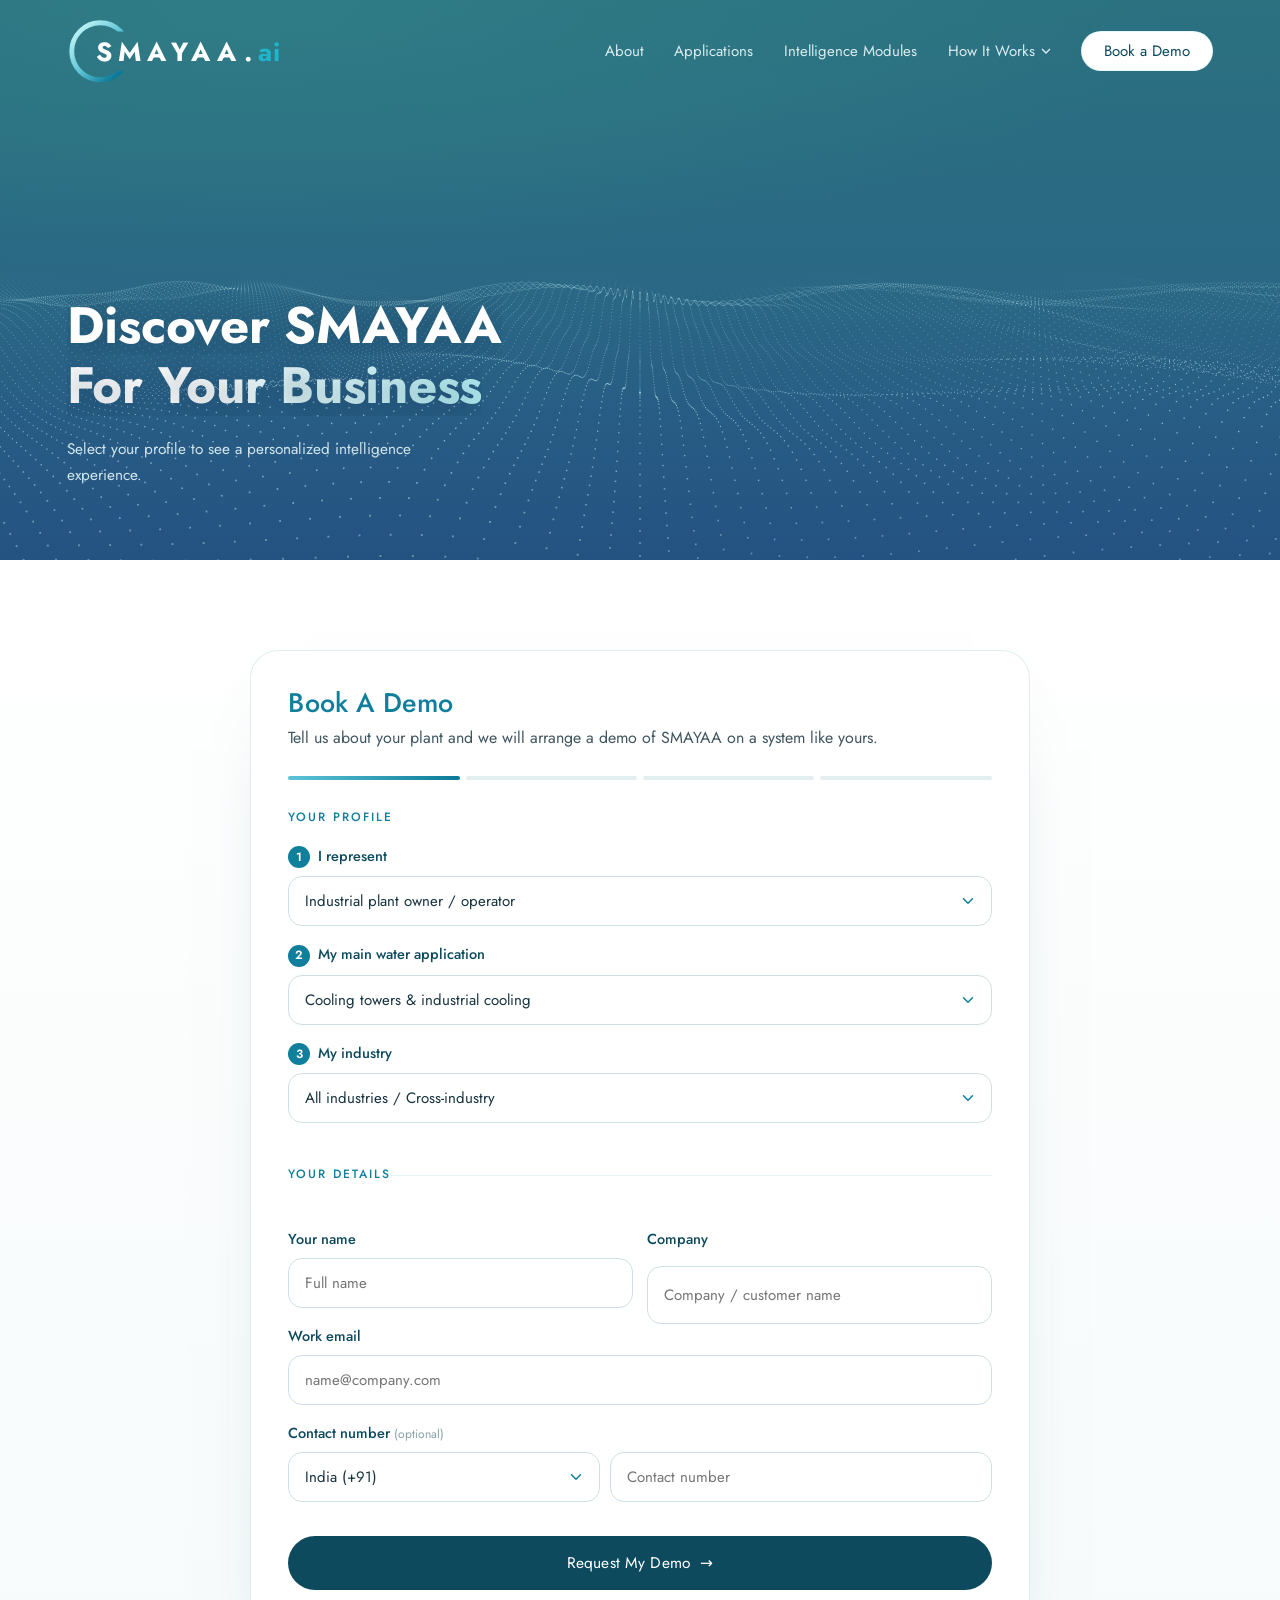
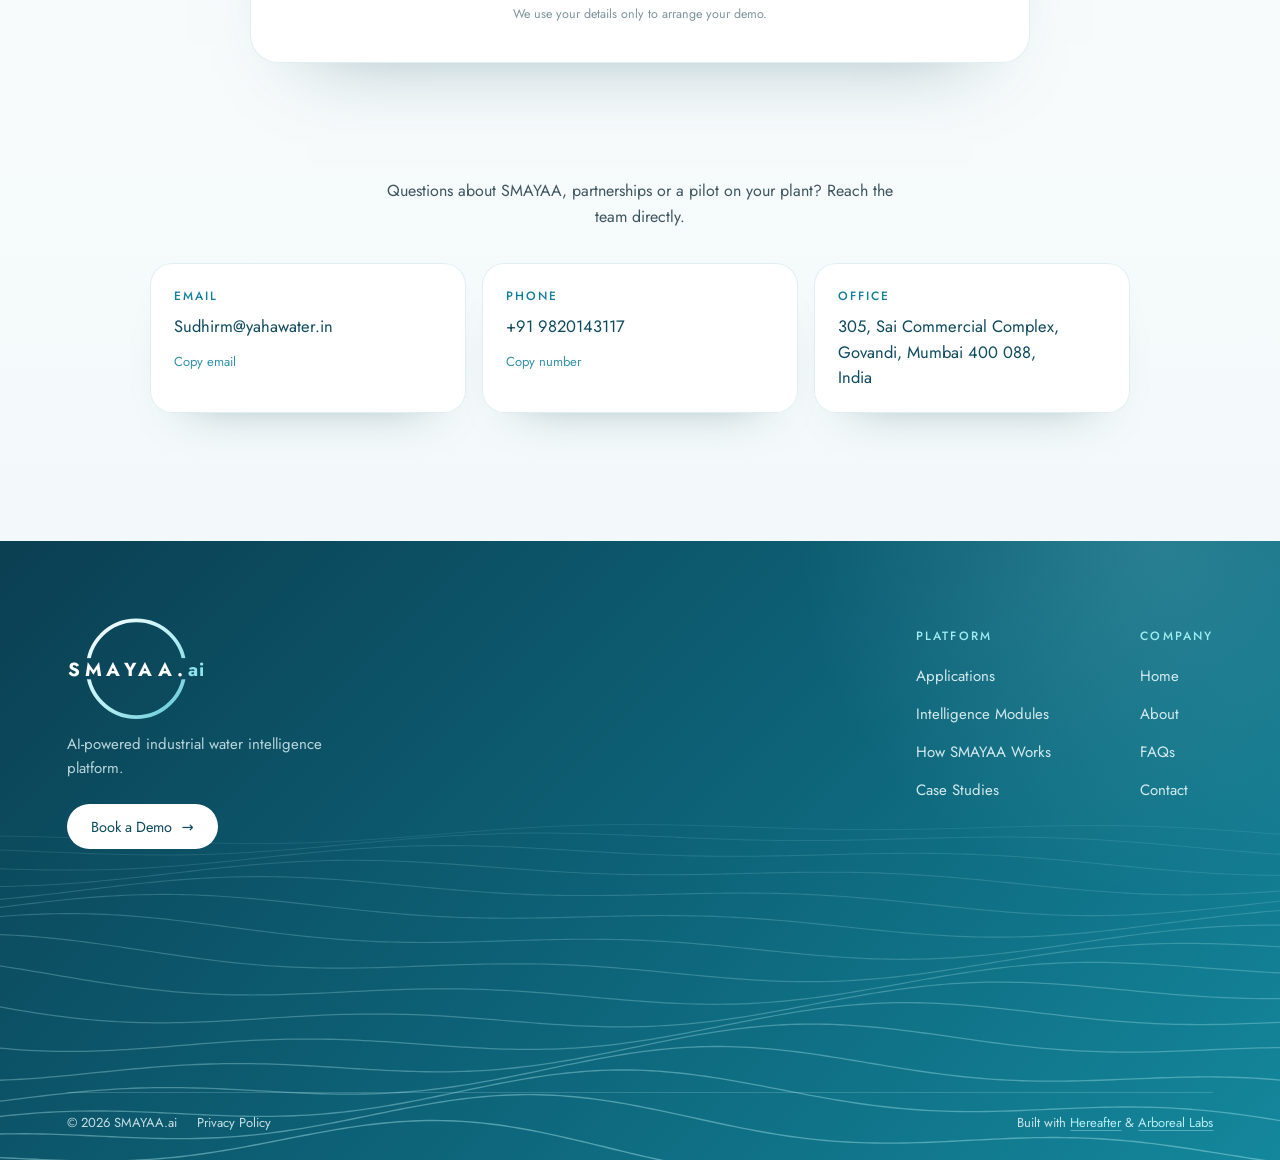
<file: book-a-demo.html>
<!doctype html>
<html lang="en">
<head>
<meta charset="utf-8">
<meta name="viewport" content="width=device-width, initial-scale=1, viewport-fit=cover">
<title>Book A Demo | Discover SMAYAA For Your Business | SMAYAA.ai</title>
<meta name="description" content="Book a SMAYAA demo. Select your profile, water application and industry to see a personalized water intelligence experience for your plant.">
<meta name="robots" content="index, follow, max-image-preview:large">
<link rel="canonical" href="https://smayaa.ai/book-a-demo">
<meta name="theme-color" content="#0d4a5e">
<meta property="og:type" content="website">
<meta property="og:site_name" content="SMAYAA.ai">
<meta property="og:title" content="Book A Demo | Discover SMAYAA For Your Business">
<meta property="og:description" content="See a personalized SMAYAA water intelligence experience for your plant and book a demo.">
<meta property="og:url" content="https://smayaa.ai/book-a-demo">
<meta name="twitter:card" content="summary_large_image">
<meta name="twitter:title" content="Book A Demo | Discover SMAYAA For Your Business">
<meta name="twitter:description" content="See a personalized SMAYAA water intelligence experience for your plant and book a demo.">
<link rel="icon" href="data:image/svg+xml,%3Csvg xmlns='http://www.w3.org/2000/svg' viewBox='0 0 64 64'%3E%3Cdefs%3E%3ClinearGradient id='g' x1='0' y1='0' x2='1' y2='1'%3E%3Cstop offset='0' stop-color='%23b3eef3'/%3E%3Cstop offset='.5' stop-color='%235cc4d6'/%3E%3Cstop offset='1' stop-color='%230b7a98'/%3E%3C/linearGradient%3E%3C/defs%3E%3Ccircle cx='32' cy='32' r='26' fill='none' stroke='url(%23g)' stroke-width='8'/%3E%3C/svg%3E">
<link rel="preconnect" href="https://fonts.googleapis.com">
<link rel="preconnect" href="https://fonts.gstatic.com" crossorigin>
<link rel="stylesheet" href="https://fonts.googleapis.com/css2?family=Jost:wght@400;500;600&display=swap">
<script>document.documentElement.classList.add('js');</script>
<script type="application/ld+json">
{"@context":"https://schema.org","@graph":[
 {"@type":"WebPage","@id":"https://smayaa.ai/book-a-demo","url":"https://smayaa.ai/book-a-demo",
  "name":"Book A Demo | SMAYAA.ai","isPartOf":{"@id":"https://smayaa.ai/#site"}},
 {"@type":"BreadcrumbList","itemListElement":[
  {"@type":"ListItem","position":1,"name":"Home","item":"https://smayaa.ai/"},
  {"@type":"ListItem","position":2,"name":"Book A Demo","item":"https://smayaa.ai/book-a-demo"}]}
]}
</script>
<link rel="stylesheet" href="assets/site.css?v=c25bb841">
<style>
.btn-light{background:#fff;color:var(--deep)}
.btn-light:hover{color:#fff}

/* ---------- hero ---------- */
.hero-sub{height:clamp(420px,58vh,560px);max-height:none}
.hero-sub .wrap{padding-bottom:clamp(48px,8vh,90px)}
.hero-sub h1{font-size:clamp(34px,4vw,64px);line-height:1.18}
.hero-sub h1 .w{display:block;width:max-content;max-width:100%}
.hero-sub h1 .w:nth-child(2) span{background:linear-gradient(90deg,#fff 30%,#b3eef3);-webkit-background-clip:text;background-clip:text;color:transparent}
.hero-sub h1 .w>span,.hero-sub .rise{animation:lineUp 1s var(--ease) both}
.hero-sub h1 .w:nth-child(2)>span{animation-delay:.08s}
.hero-sub .rise{animation-name:riseIn}
@keyframes lineUp{from{transform:translateY(105%)}to{transform:none}}
@keyframes riseIn{from{opacity:0;transform:translateY(16px)}to{opacity:1;transform:none}}
.hero-lede{max-width:46ch;margin:20px 0 0;font-size:clamp(15px,1.2vw,18px);line-height:1.7;color:rgba(232,248,250,.88);animation-delay:.25s!important}

/* ---------- the form and the live result ---------- */
.bk{padding:clamp(56px,7vw,110px) 0 clamp(80px,10vw,140px);background:linear-gradient(180deg,#fff,var(--soft))}
.bk-form{position:relative;max-width:780px;margin:0 auto;background:#fff;border-radius:28px;padding:clamp(24px,3vw,44px);box-shadow:inset 0 0 0 1px #e1eef1,0 40px 80px -60px rgba(13,74,94,.5)}
.bk-form h2{margin:0 0 6px;font-size:clamp(24px,2.1vw,32px)}
.bk-form>p{margin:0 0 26px;color:var(--muted)}
.prog{display:flex;gap:6px;margin-bottom:28px}
.prog i{flex:1;height:4px;border-radius:4px;background:#e3eef1;overflow:hidden;position:relative}
.prog i::after{content:"";position:absolute;inset:0;background:linear-gradient(90deg,#5cc4d6,#0b7a98);transform:scaleX(0);transform-origin:left;transition:transform .6s var(--ease)}
.prog i.ok::after{transform:none}
.grp{border:0;margin:0 0 6px;padding:0}
.grp+.grp{margin-top:26px;padding-top:26px;border-top:1px solid #e8f1f3}
.grp legend{padding:0;margin-bottom:16px;font-size:12px;font-weight:500;letter-spacing:.16em;text-transform:uppercase;color:var(--teal)}
.fld{display:grid;gap:8px;margin-bottom:16px}
.fld:last-child{margin-bottom:0}
.fld label{font-size:14.5px;font-weight:500;color:var(--deep)}
.fld label b{display:inline-grid;place-items:center;width:22px;height:22px;margin-right:8px;border-radius:50%;font-size:12px;font-weight:600;color:#fff;background:var(--teal)}
.fld label small{font-weight:400;color:#8aa0a8}
.bk select,.bk input{width:100%;min-height:50px;padding:12px 44px 12px 16px;font:inherit;font-size:15px;color:var(--ink);background:#fff;border:1px solid #cfe0e5;border-radius:14px;outline:none;transition:border-color .25s,box-shadow .25s}
.bk input{padding-right:16px}
.bk select{appearance:none;-webkit-appearance:none;cursor:pointer;background:#fff url("data:image/svg+xml,%3Csvg xmlns='http://www.w3.org/2000/svg' viewBox='0 0 24 24' fill='none' stroke='%230f7f9b' stroke-width='2' stroke-linecap='round' stroke-linejoin='round'%3E%3Cpath d='m6 9 6 6 6-6'/%3E%3C/svg%3E") no-repeat right 14px center/18px}
.bk select:hover,.bk input:hover{border-color:#9ed4df}
.bk select:focus-visible,.bk input:focus-visible{border-color:var(--teal);box-shadow:0 0 0 4px rgba(31,182,203,.18)}
.bk input:user-invalid{border-color:#e08a5b;box-shadow:0 0 0 4px rgba(224,138,91,.14)}
.two{display:grid;grid-template-columns:1fr 1fr;gap:14px}
.phone{display:grid;grid-template-columns:minmax(0,.9fr) minmax(0,1.1fr);gap:10px}
.cond{display:grid;grid-template-rows:0fr;opacity:0;transition:grid-template-rows .45s var(--ease),opacity .35s,margin .45s;margin-bottom:0}
.cond>div{overflow:hidden;min-height:0}
.cond.show{grid-template-rows:1fr;opacity:1;margin-bottom:16px}
.cond .fld{margin:0}
.bk-submit{width:100%;justify-content:center;margin-top:28px;min-height:54px;font-size:15.5px}
.fine{margin:14px 0 0;font-size:12.5px;color:#7d949c;text-align:center}

/* sent */
.sent-box{display:none;text-align:center;padding:clamp(10px,2vw,30px) 0}
.bk-form.sent .sent-box{display:block;animation:riseIn .7s var(--ease) both}
.bk-form.sent form,.bk-form.sent>h2,.bk-form.sent>p,.bk-form.sent .prog{display:none}
.tick{width:72px;height:72px;margin:0 auto 22px;border-radius:50%;display:grid;place-items:center;background:linear-gradient(135deg,#e6f9fb,#c9eef4);box-shadow:inset 0 0 0 2px var(--teal)}
.tick svg{width:34px;height:34px;stroke:var(--teal);stroke-width:2.6;fill:none;stroke-linecap:round;stroke-linejoin:round;stroke-dasharray:40;stroke-dashoffset:40;animation:tickDraw .8s var(--ease) .3s forwards}
@keyframes tickDraw{to{stroke-dashoffset:0}}
.sent-box h2{margin:0 0 10px}
.sent-box p{margin:0 auto 22px;max-width:44ch;color:var(--muted);line-height:1.7}
.sum{margin:0 0 22px;padding:16px 18px;border-radius:16px;background:var(--soft);text-align:left;font-size:14px;line-height:1.7;color:var(--ink);box-shadow:inset 0 0 0 1px #e1eef1}
.sent-act{display:flex;flex-wrap:wrap;gap:12px;justify-content:center}
.btn-soft{background:var(--soft);color:var(--deep);box-shadow:inset 0 0 0 1px #cfe0e5}
.btn-soft:hover{color:#fff}

/* contact details under the form */
.ct{max-width:980px;margin:clamp(56px,6vw,90px) auto 0;scroll-margin-top:100px}
.ct-head{text-align:center;margin-bottom:clamp(24px,2.6vw,36px)}
.ct-head h2{margin:0 0 8px;font-size:clamp(24px,2.1vw,32px)}
.ct-head p{margin:0 auto;max-width:52ch;color:var(--muted)}
.cards{display:grid;grid-template-columns:repeat(3,minmax(0,1fr));gap:16px;list-style:none;margin:0;padding:0}
.cd{position:relative;overflow:hidden;isolation:isolate;padding:24px 24px 22px;border-radius:22px;background:#fff;box-shadow:inset 0 0 0 1px #e1eef1,0 26px 50px -40px rgba(13,74,94,.5)}
html.js .cd.rv{transition:opacity .9s var(--ease),transform .9s var(--ease),box-shadow .4s}
.cd::before{content:"";position:absolute;inset:0;z-index:-1;opacity:0;transition:opacity .4s;background:radial-gradient(240px circle at var(--mx,50%) var(--my,0%),rgba(31,182,203,.14),transparent 70%)}
html.js .cd.rv.in:hover,.cd:hover{transform:translateY(-4px);box-shadow:inset 0 0 0 1px #b9e2ea,0 30px 50px -34px rgba(13,74,94,.55);transition-delay:0s}
.cd:hover::before{opacity:1}
.cards .cd:nth-child(2){transition-delay:.08s}.cards .cd:nth-child(3){transition-delay:.16s}
.cd h3{margin:0 0 8px;font-size:12px;font-weight:500;letter-spacing:.16em;text-transform:uppercase;color:var(--teal)}
.cd .v{display:block;font-size:16.5px;line-height:1.55;color:var(--deep);word-break:break-word}
.cd a.v:hover{color:var(--teal)}
.cd .copy{padding:0;margin-top:12px;display:inline-flex;align-items:center;gap:6px;font-size:13px;color:var(--teal);opacity:.85;transition:opacity .2s}
.cd .copy:hover{opacity:1}
@media (max-width:860px){.cards{grid-template-columns:1fr}}

@media (max-width:560px){
  .two{grid-template-columns:1fr}
  .phone{grid-template-columns:minmax(0,1fr) minmax(0,1.25fr)}
  .bk select{font-size:14px}
  .bk-form{border-radius:22px}
}
@media (prefers-reduced-motion:reduce){.cond,.prog i::after{transition:none}}
</style>
</head>
<body>
<a class="sr-only" href="#main">Skip to content</a>

<div id="stage" aria-hidden="true"><svg id="opener" viewBox="30 120 1340 1180" xmlns="http://www.w3.org/2000/svg" role="img" aria-label="SMAYAA.ai">
        <defs>
          <linearGradient id="gTeal" gradientUnits="userSpaceOnUse" x1="150" y1="0" x2="850" y2="0">
            <stop offset="0" stop-color="#34b3c8"/><stop offset="1" stop-color="#009db6"/>
          </linearGradient>
          <linearGradient id="gDark" gradientUnits="userSpaceOnUse" x1="150" y1="0" x2="500" y2="0">
            <stop offset="0" stop-color="#006d88"/><stop offset="1" stop-color="#0a88a4"/>
          </linearGradient>
          <!-- pale cyan at the top left, deepening to blue-teal at the bottom right -->
          <linearGradient id="gRing" gradientUnits="userSpaceOnUse" x1="300" y1="308" x2="1100" y2="1108">
            <stop offset="0" stop-color="#b3eef3"/><stop offset="0.5" stop-color="#5cc4d6"/><stop offset="1" stop-color="#0b7a98"/>
          </linearGradient>
          <clipPath id="clipU"><path id="clipUPath"/></clipPath>
          <clipPath id="clipL"><path id="clipLPath"/></clipPath>
          <mask id="ringMask" maskUnits="userSpaceOnUse" x="0" y="0" width="1400" height="1440">
            <rect x="0" y="0" width="1400" height="1440" fill="#fff"/>
            <rect id="gap" x="700" y="708" width="1400" height="0" fill="#000"/><rect id="gapL" x="0" y="708" width="700" height="0" fill="#000"/>
          </mask>
          <g id="shade">
            <circle cx="700" cy="708" r="572" fill="#75d8e0"/>
            <g id="shadeShift">
              <path id="waveA" fill="url(#gTeal)" d="M-300 0 L1700 0 L1700 425 L1180 425 C1000 395 900 385 830 392 C700 410 640 490 615 580 C595 660 585 760 560 860 C530 970 450 1028 320 1026 L-300 1022 Z"/>
              <path id="waveB" fill="url(#gDark)" d="M-300 0 L497 0 C488 260 492 400 490 470 C488 560 430 620 360 665 C300 700 200 722 -300 730 Z"/>
              <path id="darkest" fill="#00586e" d="M-300 0 L345 0 C340 220 290 320 160 335 L-300 335 Z"/>
            </g>
          </g>
        </defs>
        <g id="sphere">
          <g clip-path="url(#clipU)"><use href="#shade"/></g>
          
          <g id="lines" fill="none" stroke="#b6eff2" stroke-width="4" stroke-linecap="round"></g>
          <g id="dots" fill="#b6eff2"></g>
          
        </g>
        <circle id="ring" cx="700" cy="708" r="565" fill="none" stroke="url(#gRing)" stroke-width="44" mask="url(#ringMask)" opacity="0"/>
        <g id="wordWrap">
          <text x="700" y="768" text-anchor="middle" font-family="'Century Gothic', Jost, Futura, sans-serif" font-size="166" font-weight="700"><tspan fill="#0d4f66" letter-spacing="40">SMAYAA.</tspan><tspan fill="#1fb6cb" letter-spacing="6">ai</tspan></text>
        </g>
      </svg></div>

<header class="hdr" id="hdr">
  <div class="wrap">
    <a class="brand" href="/" aria-label="SMAYAA.ai home">
      <span id="brandSlot"></span>
      <img class="brand-static" src="[data-uri]" alt="SMAYAA.ai" width="140" height="42">
    </a>
    <button class="burger" id="burger" aria-label="Open menu" aria-expanded="false" aria-controls="nav"><span></span></button>
    <nav class="nav" id="nav" aria-label="Main">
      <a href="about" data-nav="about">About</a>
      <a href="applications" data-nav="applications">Applications</a>
      <a href="modules" data-nav="modules">Intelligence Modules</a>
      <div class="dd" id="dd">
        <button aria-expanded="false" aria-haspopup="true">How It Works <svg viewBox="0 0 10 6" aria-hidden="true"><path d="M1 1l4 4 4-4" fill="none" stroke="currentColor" stroke-width="1.4"/></svg></button>
        <div class="dd-menu">
          <a href="how-it-works" data-nav="how-it-works">How SMAYAA Works</a>
          <a href="case-studies" data-nav="case-studies">Case Studies</a>
        </div>
      </div>
      <a class="pill" href="book-a-demo" data-nav="book-a-demo" aria-current="page" data-demo>Book a Demo</a>
    </nav>
  </div>
</header>

<main id="main">
  <section class="hero hero-sub" id="top" aria-labelledby="hero-title">
    <canvas id="net" aria-hidden="true"></canvas>
    <div class="wrap">
      <h1 id="hero-title"><span class="w"><span>Discover SMAYAA</span></span> <span class="w"><span>For Your Business</span></span></h1>
      <p class="hero-lede rise">Select your profile to see a personalized intelligence experience.</p>
    </div>
  </section>

  <section class="bk" aria-label="Book a demo">
    <div class="wrap">
      <div class="bk-form" id="bkForm">
        <h2>Book A Demo</h2>
        <p>Tell us about your plant and we will arrange a demo of SMAYAA on a system like yours.</p>
        <div class="prog" aria-hidden="true"><i></i><i></i><i></i><i></i></div>
        <form id="demoPage" novalidate>
          <fieldset class="grp">
            <legend>Your profile</legend>
            <div class="fld">
              <label for="role"><b>1</b>I represent</label>
              <select id="role" name="role">
                <option value="owner">Industrial plant owner / operator</option>
                <option value="oem">Equipment manufacturer / OEM</option>
                <option value="epc">EPC contractor / engineering consultant</option>
                <option value="water">Water treatment / chemical / O&amp;M company</option>
                <option value="facility">Commercial facility / multi-site operator</option>
                <option value="utility">Municipal utility / infrastructure operator</option>
              </select>
            </div>
            <div class="cond" id="oemWrap"><div><div class="fld">
              <label for="oem">Equipment manufactured</label>
              <select id="oem" name="equipment">
                <option value="cooling">Cooling tower manufacturer</option>
                <option value="filters">Filter / strainer OEM</option>
                <option value="heat">Heat exchanger / chiller OEM</option>
                <option value="pump">Pumps / valves</option>
                <option value="chemical">Dosing / water treatment equipment</option>
                <option value="controls">Sensors / PLC / automation</option>
                <option value="plant">WTP / STP packaged systems</option>
                <option value="other">Other equipment</option>
              </select>
            </div></div></div>
            <div class="fld">
              <label for="app"><b>2</b>My main water application</label>
              <select id="app" name="application">
                <option value="cooling">Cooling towers &amp; industrial cooling</option>
                <option value="filtration">Filtration &amp; solids removal</option>
                <option value="reuse">Tertiary treatment &amp; water reuse</option>
                <option value="drinking">Drinking water treatment</option>
                <option value="intake">River intake &amp; raw water</option>
                <option value="thermal">Chillers, heat exchangers &amp; HVAC</option>
                <option value="process">Process water &amp; water chemistry</option>
                <option value="multi">Multiple water systems</option>
              </select>
            </div>
            <div class="fld">
              <label for="industry"><b>3</b>My industry</label>
              <select id="industry" name="industry">
                <option value="all">All industries / Cross-industry</option>
                <option value="steel">Steel</option>
                <option value="power">Power generation</option>
                <option value="aluminium">Aluminium</option>
                <option value="food">Food &amp; beverage</option>
                <option value="datacentre">Data centres</option>
                <option value="hvac">HVAC / District cooling</option>
                <option value="refining">Refining &amp; petrochemicals</option>
                <option value="pharma">Pharmaceuticals</option>
                <option value="chemicals">Chemicals &amp; fertilizers</option>
                <option value="textiles">Textiles</option>
                <option value="paper">Pulp &amp; paper</option>
                <option value="sugar">Sugar &amp; distilleries</option>
                <option value="automotive">Automotive &amp; EV</option>
                <option value="electronics">Electronics / Semiconductors</option>
                <option value="mining">Mining &amp; minerals</option>
                <option value="cement">Cement / Glass / Ceramics</option>
                <option value="hotel">Hotels &amp; resorts</option>
                <option value="mall">Malls &amp; commercial complexes</option>
                <option value="hospital">Hospitals &amp; institutions</option>
                <option value="airport">Airports</option>
                <option value="municipal">Municipal water / wastewater</option>
                <option value="community">Residential communities</option>
                <option value="irrigation">Irrigation &amp; water intake</option>
                <option value="other">Other industry</option>
              </select>
            </div>
            <div class="cond" id="otherWrap"><div><div class="fld">
              <label for="otherInd">Enter your industry</label>
              <input id="otherInd" name="other_industry" type="text" placeholder="Enter your industry" maxlength="100">
            </div></div></div>
          </fieldset>
          <fieldset class="grp">
            <legend>Your details</legend>
            <div class="two">
              <div class="fld"><label for="cname">Your name</label><input id="cname" name="name" type="text" autocomplete="name" placeholder="Full name" maxlength="120" required></div>
              <div class="fld"><label for="company">Company</label><input id="company" name="company" type="text" autocomplete="organization" placeholder="Company / customer name" maxlength="120" required></div>
            </div>
            <div class="fld"><label for="email">Work email</label><input id="email" name="email" type="email" autocomplete="email" placeholder="name@company.com" maxlength="254" required></div>
            <div class="fld">
              <label for="phone">Contact number <small>(optional)</small></label>
              <div class="phone">
                <select id="cc" name="country_code" aria-label="Country calling code" autocomplete="tel-country-code">
                <option value="+91">India (+91)</option>
                <option value="+1">United States / Canada (+1)</option>
                <option value="+971">United Arab Emirates (+971)</option>
                <option value="+44">United Kingdom (+44)</option>
                <option value="+93">Afghanistan (+93)</option>
                <option value="+213">Algeria (+213)</option>
                <option value="+54">Argentina (+54)</option>
                <option value="+61">Australia (+61)</option>
                <option value="+43">Austria (+43)</option>
                <option value="+973">Bahrain (+973)</option>
                <option value="+880">Bangladesh (+880)</option>
                <option value="+32">Belgium (+32)</option>
                <option value="+55">Brazil (+55)</option>
                <option value="+855">Cambodia (+855)</option>
                <option value="+86">China (+86)</option>
                <option value="+57">Colombia (+57)</option>
                <option value="+420">Czech Republic (+420)</option>
                <option value="+45">Denmark (+45)</option>
                <option value="+20">Egypt (+20)</option>
                <option value="+251">Ethiopia (+251)</option>
                <option value="+358">Finland (+358)</option>
                <option value="+33">France (+33)</option>
                <option value="+49">Germany (+49)</option>
                <option value="+233">Ghana (+233)</option>
                <option value="+30">Greece (+30)</option>
                <option value="+852">Hong Kong (+852)</option>
                <option value="+36">Hungary (+36)</option>
                <option value="+62">Indonesia (+62)</option>
                <option value="+98">Iran (+98)</option>
                <option value="+964">Iraq (+964)</option>
                <option value="+353">Ireland (+353)</option>
                <option value="+972">Israel (+972)</option>
                <option value="+39">Italy (+39)</option>
                <option value="+81">Japan (+81)</option>
                <option value="+962">Jordan (+962)</option>
                <option value="+254">Kenya (+254)</option>
                <option value="+965">Kuwait (+965)</option>
                <option value="+961">Lebanon (+961)</option>
                <option value="+60">Malaysia (+60)</option>
                <option value="+230">Mauritius (+230)</option>
                <option value="+52">Mexico (+52)</option>
                <option value="+212">Morocco (+212)</option>
                <option value="+95">Myanmar (+95)</option>
                <option value="+977">Nepal (+977)</option>
                <option value="+31">Netherlands (+31)</option>
                <option value="+64">New Zealand (+64)</option>
                <option value="+234">Nigeria (+234)</option>
                <option value="+47">Norway (+47)</option>
                <option value="+968">Oman (+968)</option>
                <option value="+92">Pakistan (+92)</option>
                <option value="+51">Peru (+51)</option>
                <option value="+63">Philippines (+63)</option>
                <option value="+48">Poland (+48)</option>
                <option value="+351">Portugal (+351)</option>
                <option value="+974">Qatar (+974)</option>
                <option value="+40">Romania (+40)</option>
                <option value="+966">Saudi Arabia (+966)</option>
                <option value="+65">Singapore (+65)</option>
                <option value="+27">South Africa (+27)</option>
                <option value="+82">South Korea (+82)</option>
                <option value="+34">Spain (+34)</option>
                <option value="+94">Sri Lanka (+94)</option>
                <option value="+46">Sweden (+46)</option>
                <option value="+41">Switzerland (+41)</option>
                <option value="+886">Taiwan (+886)</option>
                <option value="+255">Tanzania (+255)</option>
                <option value="+66">Thailand (+66)</option>
                <option value="+90">Turkey (+90)</option>
                <option value="+256">Uganda (+256)</option>
                <option value="+380">Ukraine (+380)</option>
                <option value="+84">Vietnam (+84)</option>
                <option value="+260">Zambia (+260)</option>
                </select>
                <input id="phone" name="phone" type="tel" inputmode="tel" autocomplete="tel-national" placeholder="Contact number" maxlength="25">
              </div>
            </div>
          </fieldset>
          <div aria-hidden="true" style="position:absolute;left:-9999px;width:1px;height:1px;overflow:hidden"><label>Website<input type="text" name="website" tabindex="-1" autocomplete="off"></label></div>
          <button class="btn bk-submit" type="submit">Request My Demo <span class="arr" aria-hidden="true">→</span></button>
          <p class="fine">We use your details only to arrange your demo.</p>
        </form>
        <div class="sent-box" role="status" aria-live="polite">
          <div class="tick" aria-hidden="true"><svg viewBox="0 0 24 24"><path d="M5 12.5l4.5 4.5L19 7.5"/></svg></div>
          <h2>Thank You</h2>
          <p>Your request is in. Our team will be in touch to arrange a demo of SMAYAA on a plant like yours.</p>
          <div class="sum" id="sum"></div>
          <div class="sent-act">
            <button class="btn btn-soft" type="button" id="copySel">Copy my selection</button>
            <a class="btn" href="applications">Explore applications <span class="arr" aria-hidden="true">→</span></a>
          </div>
        </div>
      </div>

      <div class="ct" id="contact" aria-labelledby="ct-title">
        <div class="ct-head">
          <h2 id="ct-title" class="rv">Get In Touch</h2>
          <p class="rv">Questions about SMAYAA, partnerships or a pilot on your plant? Reach the team directly.</p>
        </div>
        <ul class="cards">
          <li class="cd rv">
            <h3>Email</h3>
            <a class="v" href="mailto:Sudhirm@yahawater.in" data-copy>Sudhirm@yahawater.in</a>
            <button class="copy" type="button" data-copy-btn>Copy email</button>
          </li>
          <li class="cd rv">
            <h3>Phone</h3>
            <a class="v" href="tel:+919820143117" data-copy>+91 9820143117</a>
            <button class="copy" type="button" data-copy-btn>Copy number</button>
          </li>
          <li class="cd rv">
            <h3>Office</h3>
            <address class="v" style="font-style:normal">305, Sai Commercial Complex,<br>Govandi, Mumbai 400 088,<br>India</address>
          </li>
        </ul>
      </div>
    </div>
  </section>
</main>

<footer class="foot" id="contact">
  <canvas class="foot-wave" id="footWave" aria-hidden="true"></canvas>
  <div class="wrap">
    <div class="foot-top">
      <div class="foot-brand">
        <svg class="foot-logo" viewBox="0 0 440 300" role="img" aria-label="SMAYAA.ai">
          <defs>
            <linearGradient id="fRing" x1="0" y1="0" x2="1" y2="1"><stop offset="0" stop-color="#ffffff"/><stop offset=".55" stop-color="#b3eef3"/><stop offset="1" stop-color="#5cc4d6"/></linearGradient>
            <mask id="fGap" maskUnits="userSpaceOnUse" x="0" y="0" width="440" height="300"><rect width="440" height="300" fill="#fff"/><rect x="0" y="122" width="440" height="56" fill="#000"/></mask>
          </defs>
          <circle cx="220" cy="150" r="128" fill="none" stroke="url(#fRing)" stroke-width="10" mask="url(#fGap)"/>
          <text x="220" y="168" text-anchor="middle" font-family="'Century Gothic', Jost, Futura, sans-serif" font-size="50" font-weight="700"><tspan fill="#fff" letter-spacing="12">SMAYAA.</tspan><tspan fill="#8fe3ee" letter-spacing="2">ai</tspan></text>
        </svg>
        <p>AI-powered industrial water intelligence platform.</p>
        <a class="foot-cta" href="book-a-demo" data-demo>Book a Demo <span aria-hidden="true">→</span></a>
      </div>
      <nav class="foot-nav" aria-label="Footer">
        <div>
          <h2>Platform</h2>
          <a href="applications">Applications</a>
          <a href="modules">Intelligence Modules</a>
          <a href="how-it-works">How SMAYAA Works</a>
          <a href="case-studies">Case Studies</a>
        </div>
        <div>
          <h2>Company</h2>
          <a href="/">Home</a>
          <a href="about">About</a>
          <a href="faq">FAQs</a>
          <a href="book-a-demo#contact">Contact</a>
        </div>
      </nav>
    </div>
    <div class="foot-bot"><span class="fb-l"><span>© 2026 SMAYAA.ai</span><a href="#contact">Privacy Policy</a></span><span class="fb-credit">Built with <a href="https://www.hereafter.co.in/" target="_blank" rel="noopener">Hereafter</a> &amp; <a href="https://arboreallabs.com/website-solutions" target="_blank" rel="noopener">Arboreal Labs</a></span></div>
  </div>
</footer>

<script src="assets/site.js?v=27d7c2ec" defer></script>
<script src="assets/net.js?v=5e1564d4" defer></script>
<script src="assets/book.js?v=5b7720d9" defer></script>
<script src="assets/logo.js?v=650fa6c9" defer></script>
</body>
</html>
</file>
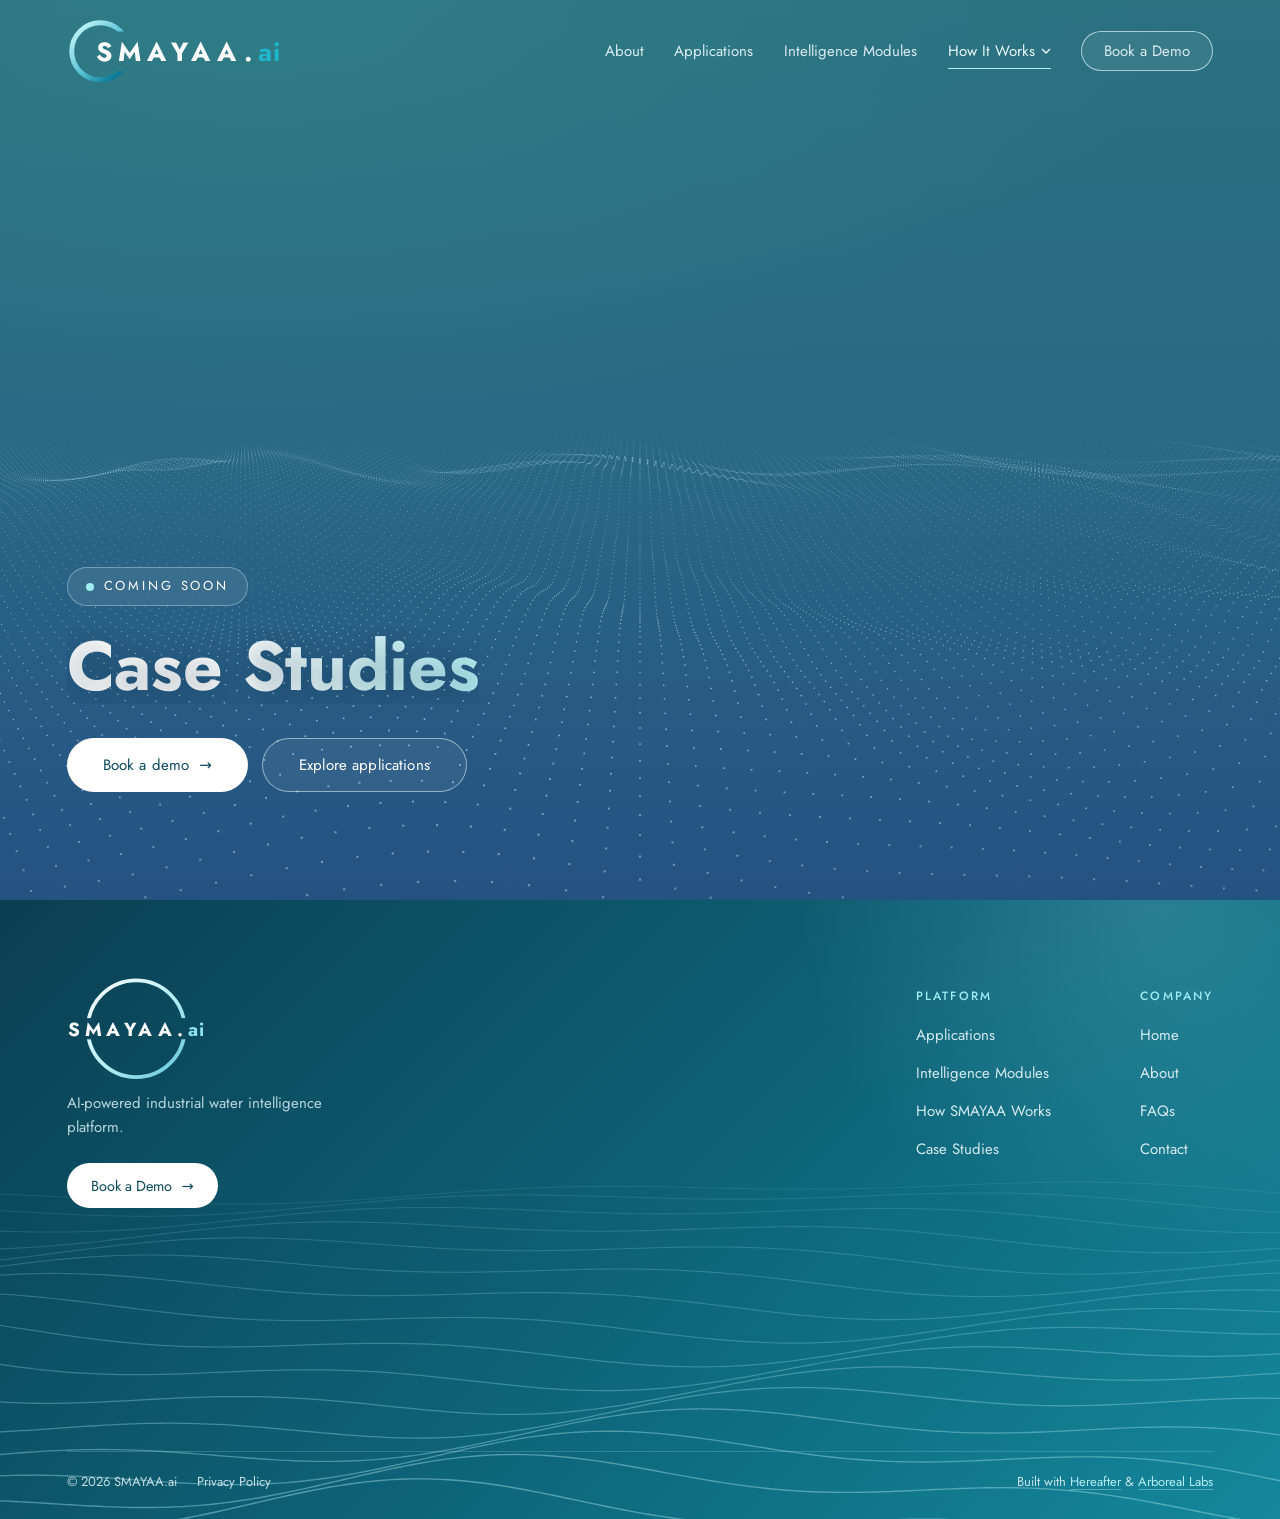
<file: case-studies.html>
<!doctype html>
<html lang="en">
<head>
<meta charset="utf-8">
<meta name="viewport" content="width=device-width, initial-scale=1, viewport-fit=cover">
<title>Case Studies | Coming Soon | SMAYAA.ai</title>
<meta name="description" content="SMAYAA.ai case studies: results from industrial cooling water systems. Coming soon.">
<meta name="robots" content="index, follow, max-image-preview:large">
<link rel="canonical" href="https://smayaa.ai/case-studies">
<meta name="theme-color" content="#0d4a5e">
<meta property="og:type" content="website">
<meta property="og:site_name" content="SMAYAA.ai">
<meta property="og:title" content="SMAYAA.ai Case Studies | Coming Soon">
<meta property="og:description" content="Case studies from industrial cooling water systems are coming soon.">
<meta property="og:url" content="https://smayaa.ai/case-studies">
<meta name="twitter:card" content="summary_large_image">
<meta name="twitter:title" content="SMAYAA.ai Case Studies | Coming Soon">
<meta name="twitter:description" content="Case studies from industrial cooling water systems are coming soon.">
<link rel="icon" href="data:image/svg+xml,%3Csvg xmlns='http://www.w3.org/2000/svg' viewBox='0 0 64 64'%3E%3Cdefs%3E%3ClinearGradient id='g' x1='0' y1='0' x2='1' y2='1'%3E%3Cstop offset='0' stop-color='%23b3eef3'/%3E%3Cstop offset='.5' stop-color='%235cc4d6'/%3E%3Cstop offset='1' stop-color='%230b7a98'/%3E%3C/linearGradient%3E%3C/defs%3E%3Ccircle cx='32' cy='32' r='26' fill='none' stroke='url(%23g)' stroke-width='8'/%3E%3C/svg%3E">
<link rel="preconnect" href="https://fonts.googleapis.com">
<link rel="preconnect" href="https://fonts.gstatic.com" crossorigin>
<link rel="stylesheet" href="https://fonts.googleapis.com/css2?family=Jost:wght@400;500;600&display=swap">
<script>document.documentElement.classList.add('js');</script>
<script type="application/ld+json">
{"@context":"https://schema.org","@graph":[
 {"@type":"WebPage","@id":"https://smayaa.ai/case-studies","url":"https://smayaa.ai/case-studies",
  "name":"Case Studies | SMAYAA.ai","isPartOf":{"@id":"https://smayaa.ai/#site"}},
 {"@type":"BreadcrumbList","itemListElement":[
  {"@type":"ListItem","position":1,"name":"Home","item":"https://smayaa.ai/"},
  {"@type":"ListItem","position":2,"name":"Case Studies","item":"https://smayaa.ai/case-studies"}]}
]}
</script>
<link rel="stylesheet" href="assets/site.css?v=c25bb841">
<style>
.btn-light{background:#fff;color:var(--deep)}
.btn-light:hover{color:#fff}
.btn-ghost{background:rgba(255,255,255,.06);border:1px solid rgba(232,247,249,.55);-webkit-backdrop-filter:blur(8px);backdrop-filter:blur(8px)}
.btn-ghost::before{background:rgba(255,255,255,.14)}
.hero-cs h1{font-size:clamp(40px,5.4vw,84px);line-height:1.1}
.hero-cs h1 .w{display:block;width:max-content;max-width:100%}
.hero-cs h1 .w>span{background:linear-gradient(90deg,#fff 40%,#b3eef3);-webkit-background-clip:text;background-clip:text;color:transparent}
.hero-cs h1 .w>span,.hero-cs .rise{animation:lineUp 1s var(--ease) both}
.hero-cs .rise{animation-name:riseIn}
@keyframes lineUp{from{transform:translateY(105%)}to{transform:none}}
@keyframes riseIn{from{opacity:0;transform:translateY(16px)}to{opacity:1;transform:none}}
.soon{display:inline-flex;align-items:center;gap:10px;align-self:flex-start;margin:0 0 22px;padding:8px 18px;border-radius:999px;font-size:13px;letter-spacing:.22em;text-transform:uppercase;color:#fff;
  background:rgba(255,255,255,.08);border:1px solid rgba(220,245,248,.35);-webkit-backdrop-filter:blur(10px);backdrop-filter:blur(10px)}
.soon i{width:8px;height:8px;border-radius:50%;background:#9fecf2;box-shadow:0 0 0 0 rgba(159,236,242,.7);animation:pulse 2s infinite}
@keyframes pulse{70%{box-shadow:0 0 0 10px rgba(159,236,242,0)}100%{box-shadow:0 0 0 0 rgba(159,236,242,0)}}
.hero-act{display:flex;flex-wrap:wrap;gap:14px;margin-top:34px;pointer-events:auto;animation-delay:.3s!important}
@media (max-width:560px){.hero-act .btn{flex:1;justify-content:center;white-space:nowrap;padding-inline:18px}}
@media (prefers-reduced-motion:reduce){.soon i{animation:none}}
</style>
</head>
<body>
<a class="sr-only" href="#main">Skip to content</a>

<div id="stage" aria-hidden="true"><svg id="opener" viewBox="30 120 1340 1180" xmlns="http://www.w3.org/2000/svg" role="img" aria-label="SMAYAA.ai">
        <defs>
          <linearGradient id="gTeal" gradientUnits="userSpaceOnUse" x1="150" y1="0" x2="850" y2="0">
            <stop offset="0" stop-color="#34b3c8"/><stop offset="1" stop-color="#009db6"/>
          </linearGradient>
          <linearGradient id="gDark" gradientUnits="userSpaceOnUse" x1="150" y1="0" x2="500" y2="0">
            <stop offset="0" stop-color="#006d88"/><stop offset="1" stop-color="#0a88a4"/>
          </linearGradient>
          <!-- pale cyan at the top left, deepening to blue-teal at the bottom right -->
          <linearGradient id="gRing" gradientUnits="userSpaceOnUse" x1="300" y1="308" x2="1100" y2="1108">
            <stop offset="0" stop-color="#b3eef3"/><stop offset="0.5" stop-color="#5cc4d6"/><stop offset="1" stop-color="#0b7a98"/>
          </linearGradient>
          <clipPath id="clipU"><path id="clipUPath"/></clipPath>
          <clipPath id="clipL"><path id="clipLPath"/></clipPath>
          <mask id="ringMask" maskUnits="userSpaceOnUse" x="0" y="0" width="1400" height="1440">
            <rect x="0" y="0" width="1400" height="1440" fill="#fff"/>
            <rect id="gap" x="700" y="708" width="1400" height="0" fill="#000"/><rect id="gapL" x="0" y="708" width="700" height="0" fill="#000"/>
          </mask>
          <g id="shade">
            <circle cx="700" cy="708" r="572" fill="#75d8e0"/>
            <g id="shadeShift">
              <path id="waveA" fill="url(#gTeal)" d="M-300 0 L1700 0 L1700 425 L1180 425 C1000 395 900 385 830 392 C700 410 640 490 615 580 C595 660 585 760 560 860 C530 970 450 1028 320 1026 L-300 1022 Z"/>
              <path id="waveB" fill="url(#gDark)" d="M-300 0 L497 0 C488 260 492 400 490 470 C488 560 430 620 360 665 C300 700 200 722 -300 730 Z"/>
              <path id="darkest" fill="#00586e" d="M-300 0 L345 0 C340 220 290 320 160 335 L-300 335 Z"/>
            </g>
          </g>
        </defs>
        <g id="sphere">
          <g clip-path="url(#clipU)"><use href="#shade"/></g>
          
          <g id="lines" fill="none" stroke="#b6eff2" stroke-width="4" stroke-linecap="round"></g>
          <g id="dots" fill="#b6eff2"></g>
          
        </g>
        <circle id="ring" cx="700" cy="708" r="565" fill="none" stroke="url(#gRing)" stroke-width="44" mask="url(#ringMask)" opacity="0"/>
        <g id="wordWrap">
          <text x="700" y="768" text-anchor="middle" font-family="'Century Gothic', Jost, Futura, sans-serif" font-size="166" font-weight="700"><tspan fill="#0d4f66" letter-spacing="40">SMAYAA.</tspan><tspan fill="#1fb6cb" letter-spacing="6">ai</tspan></text>
        </g>
      </svg></div>

<header class="hdr" id="hdr">
  <div class="wrap">
    <a class="brand" href="/" aria-label="SMAYAA.ai home">
      <span id="brandSlot"></span>
      <img class="brand-static" src="[data-uri]" alt="SMAYAA.ai" width="140" height="42">
    </a>
    <button class="burger" id="burger" aria-label="Open menu" aria-expanded="false" aria-controls="nav"><span></span></button>
    <nav class="nav" id="nav" aria-label="Main">
      <a href="about" data-nav="about">About</a>
      <a href="applications" data-nav="applications">Applications</a>
      <a href="modules" data-nav="modules">Intelligence Modules</a>
      <div class="dd" id="dd">
        <button aria-expanded="false" aria-haspopup="true">How It Works <svg viewBox="0 0 10 6" aria-hidden="true"><path d="M1 1l4 4 4-4" fill="none" stroke="currentColor" stroke-width="1.4"/></svg></button>
        <div class="dd-menu">
          <a href="how-it-works" data-nav="how-it-works">How SMAYAA Works</a>
          <a href="case-studies" data-nav="case-studies" aria-current="page">Case Studies</a>
        </div>
      </div>
      <a class="pill" href="book-a-demo" data-nav="book-a-demo" data-demo>Book a Demo</a>
    </nav>
  </div>
</header>

<main id="main">
  <section class="hero hero-cs" id="top" aria-labelledby="hero-title">
    <canvas id="net" aria-hidden="true"></canvas>
    <div class="wrap">
      <span class="soon rise"><i aria-hidden="true"></i>Coming soon</span>
      <h1 id="hero-title"><span class="w"><span>Case Studies</span></span></h1>
      <div class="hero-act rise">
        <a class="btn btn-light" href="book-a-demo" data-demo>Book a demo <span class="arr" aria-hidden="true">→</span></a>
        <a class="btn btn-ghost" href="applications">Explore applications</a>
      </div>
    </div>
  </section>
</main>

<footer class="foot" id="contact">
  <canvas class="foot-wave" id="footWave" aria-hidden="true"></canvas>
  <div class="wrap">
    <div class="foot-top">
      <div class="foot-brand">
        <svg class="foot-logo" viewBox="0 0 440 300" role="img" aria-label="SMAYAA.ai">
          <defs>
            <linearGradient id="fRing" x1="0" y1="0" x2="1" y2="1"><stop offset="0" stop-color="#ffffff"/><stop offset=".55" stop-color="#b3eef3"/><stop offset="1" stop-color="#5cc4d6"/></linearGradient>
            <mask id="fGap" maskUnits="userSpaceOnUse" x="0" y="0" width="440" height="300"><rect width="440" height="300" fill="#fff"/><rect x="0" y="122" width="440" height="56" fill="#000"/></mask>
          </defs>
          <circle cx="220" cy="150" r="128" fill="none" stroke="url(#fRing)" stroke-width="10" mask="url(#fGap)"/>
          <text x="220" y="168" text-anchor="middle" font-family="'Century Gothic', Jost, Futura, sans-serif" font-size="50" font-weight="700"><tspan fill="#fff" letter-spacing="12">SMAYAA.</tspan><tspan fill="#8fe3ee" letter-spacing="2">ai</tspan></text>
        </svg>
        <p>AI-powered industrial water intelligence platform.</p>
        <a class="foot-cta" href="book-a-demo" data-demo>Book a Demo <span aria-hidden="true">→</span></a>
      </div>
      <nav class="foot-nav" aria-label="Footer">
        <div>
          <h2>Platform</h2>
          <a href="applications">Applications</a>
          <a href="modules">Intelligence Modules</a>
          <a href="how-it-works">How SMAYAA Works</a>
          <a href="case-studies">Case Studies</a>
        </div>
        <div>
          <h2>Company</h2>
          <a href="/">Home</a>
          <a href="about">About</a>
          <a href="faq">FAQs</a>
          <a href="book-a-demo#contact">Contact</a>
        </div>
      </nav>
    </div>
    <div class="foot-bot"><span class="fb-l"><span>© 2026 SMAYAA.ai</span><a href="#contact">Privacy Policy</a></span><span class="fb-credit">Built with <a href="https://www.hereafter.co.in/" target="_blank" rel="noopener">Hereafter</a> &amp; <a href="https://arboreallabs.com/website-solutions" target="_blank" rel="noopener">Arboreal Labs</a></span></div>
  </div>
</footer>


<script src="assets/site.js?v=27d7c2ec" defer></script>
<script src="assets/net.js?v=5e1564d4" defer></script>
<script src="assets/logo.js?v=650fa6c9" defer></script>
</body>
</html>
</file>
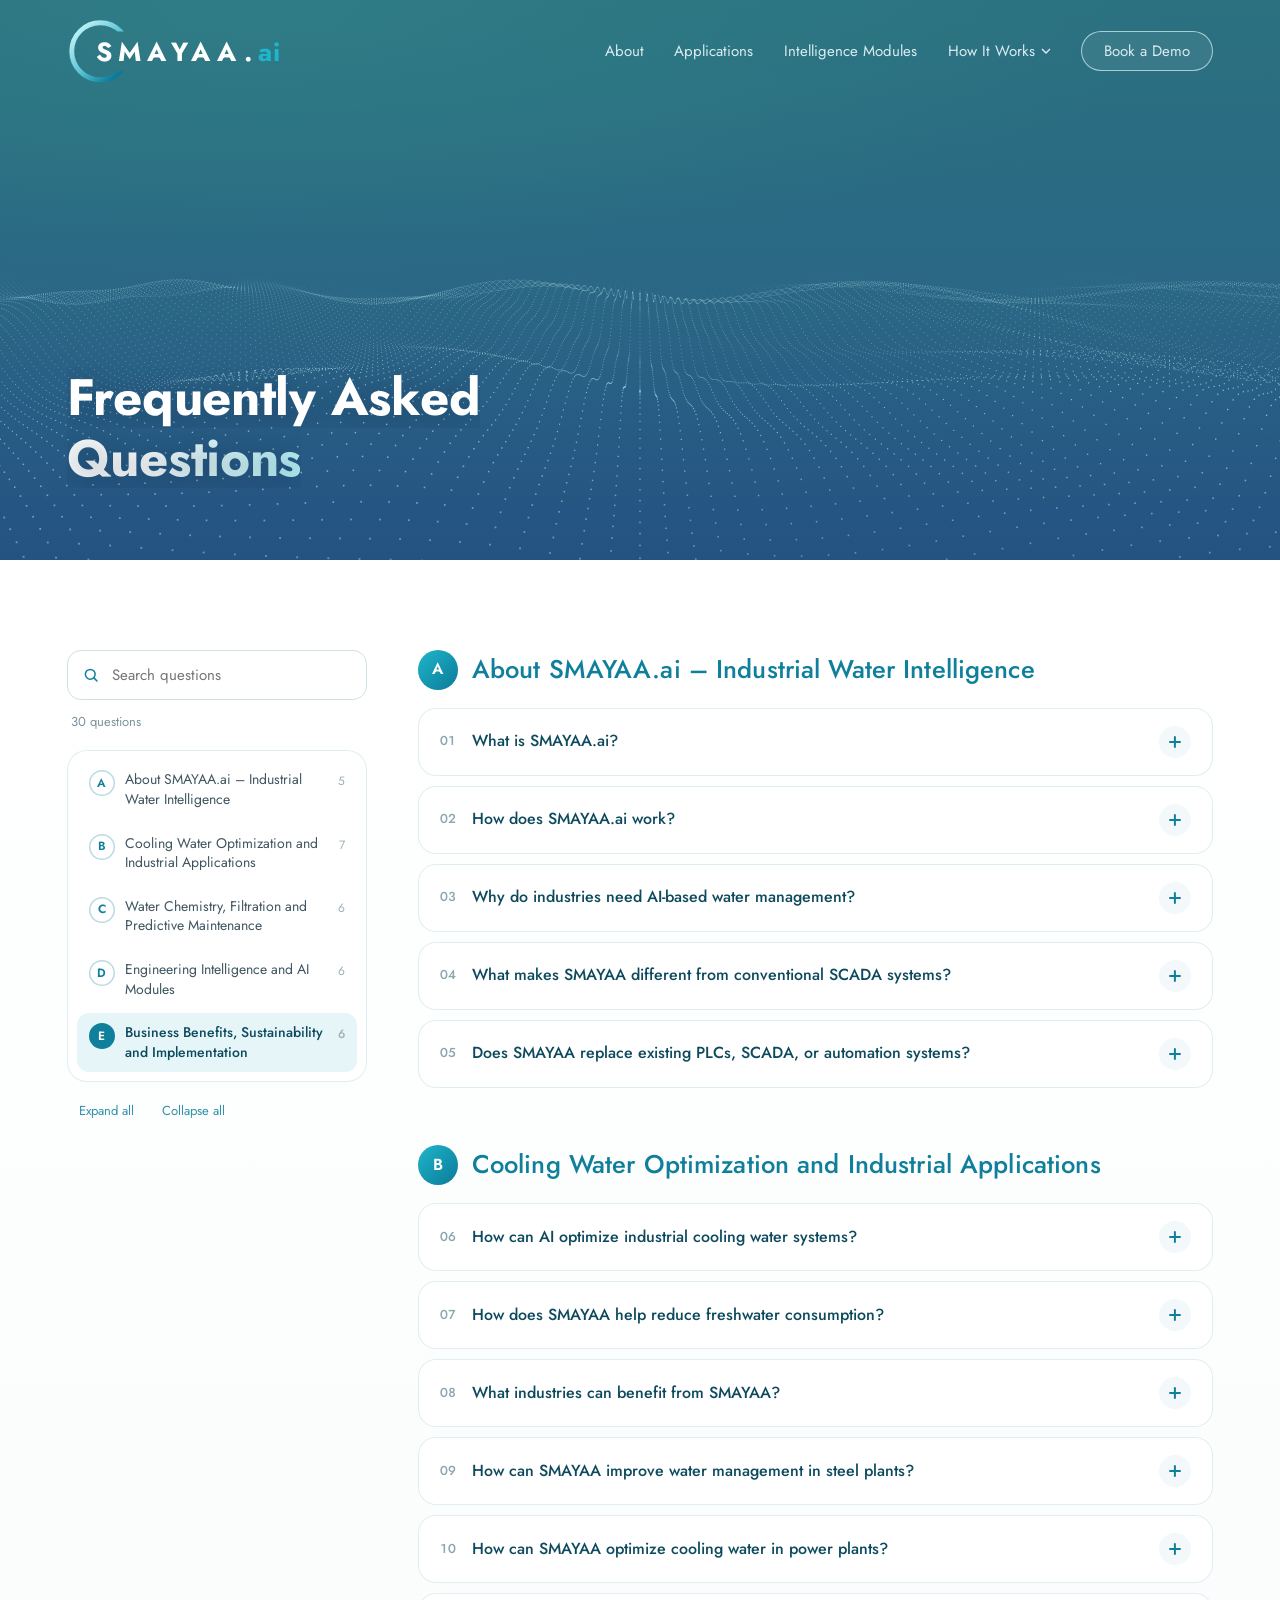
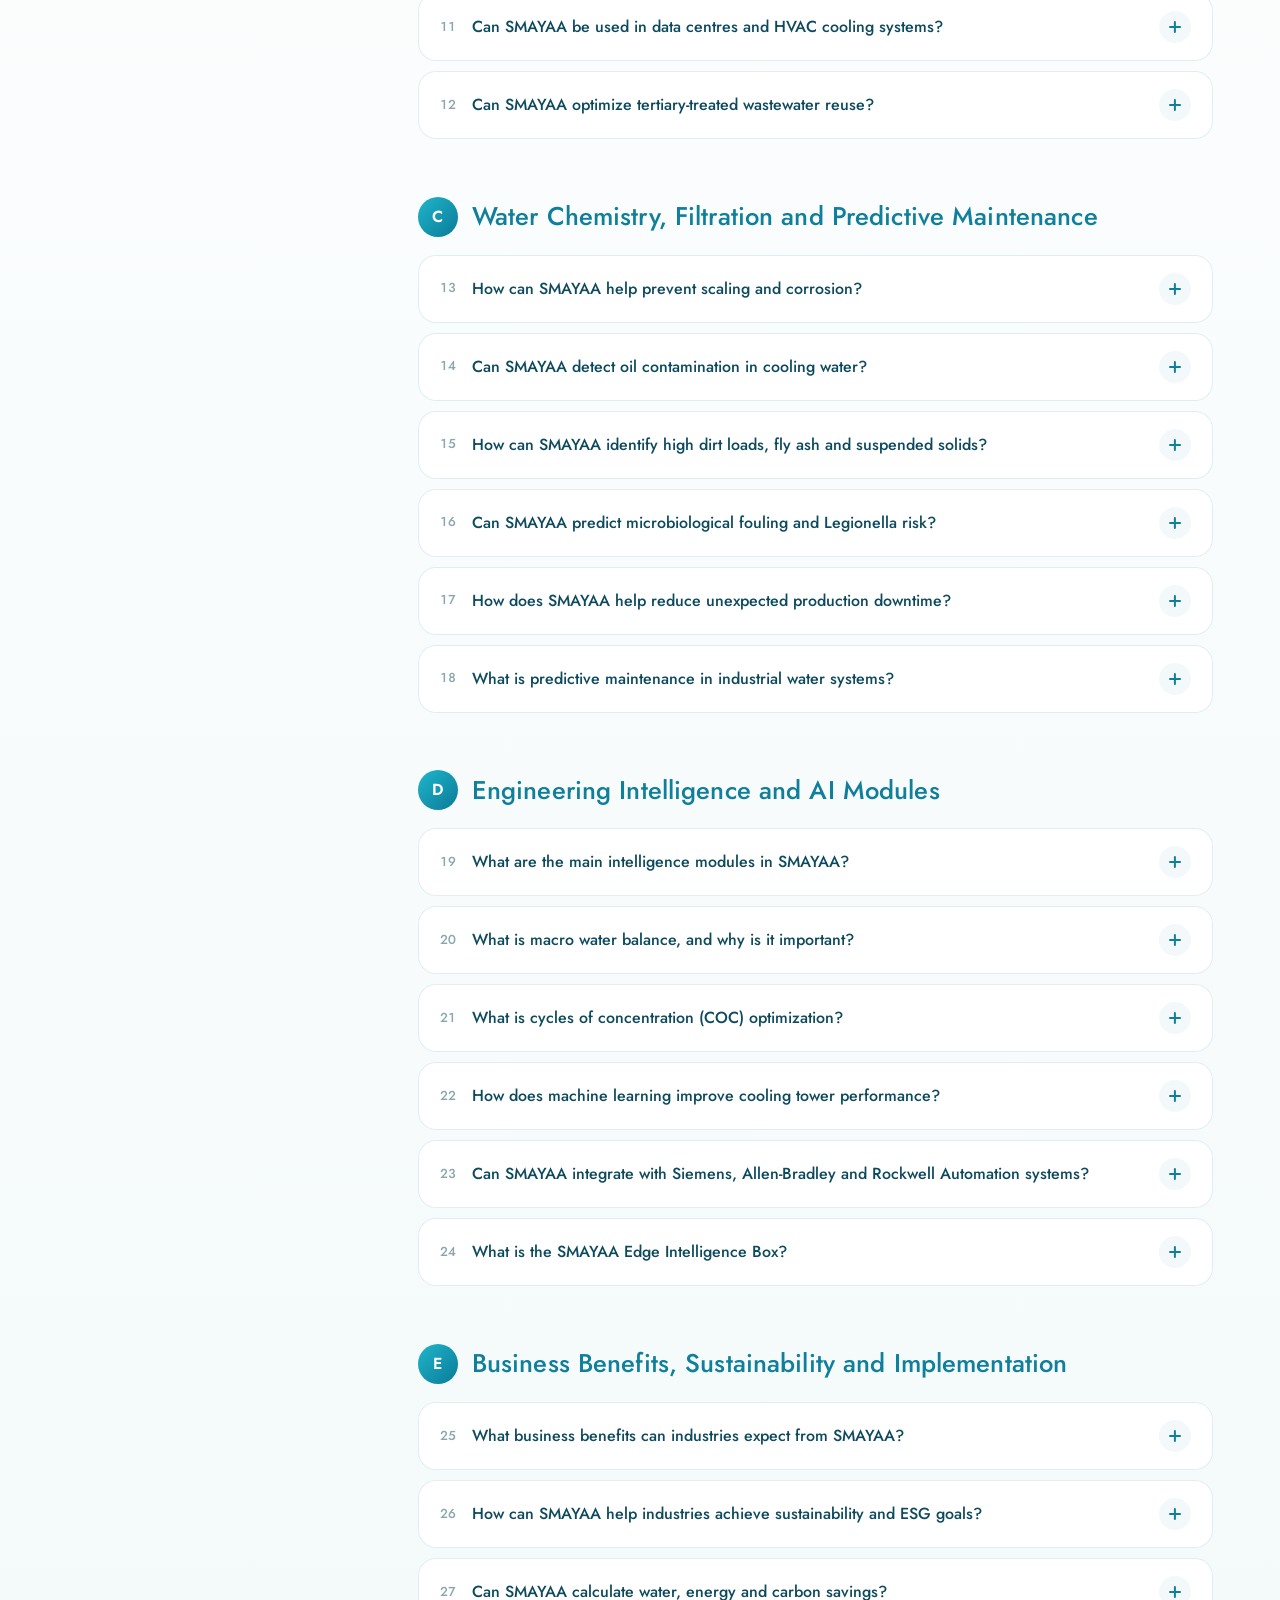
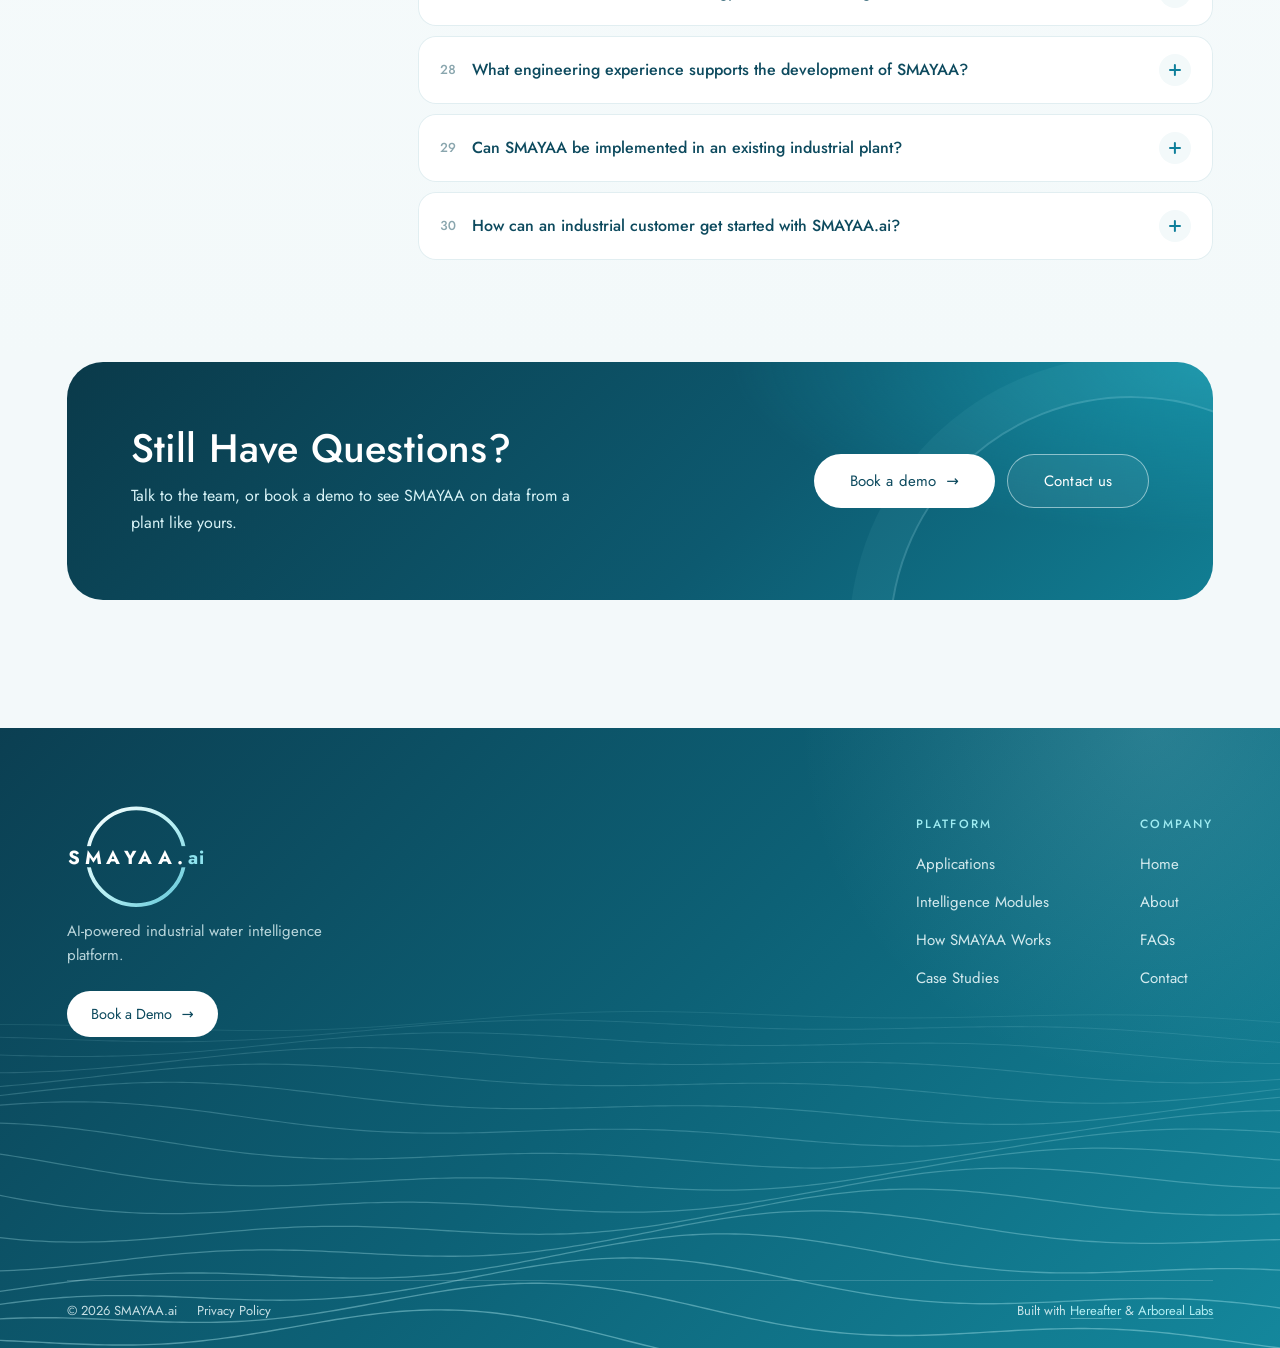
<file: faq.html>
<!doctype html>
<html lang="en">
<head>
<meta charset="utf-8">
<meta name="viewport" content="width=device-width, initial-scale=1, viewport-fit=cover">
<title>FAQs | Industrial Water Intelligence, Cooling Water Optimization | SMAYAA.ai</title>
<meta name="description" content="Answers to common questions about SMAYAA.ai: AI-powered industrial water intelligence, cooling water optimization, water chemistry, filtration, predictive maintenance, integration with PLC and SCADA, and getting started.">
<meta name="robots" content="index, follow, max-image-preview:large">
<link rel="canonical" href="https://smayaa.ai/faq">
<meta name="theme-color" content="#0d4a5e">
<meta property="og:type" content="website">
<meta property="og:site_name" content="SMAYAA.ai">
<meta property="og:title" content="SMAYAA.ai FAQs | Industrial Water Intelligence">
<meta property="og:description" content="Common questions about SMAYAA.ai, cooling water optimization and how to get started.">
<meta property="og:url" content="https://smayaa.ai/faq">
<meta name="twitter:card" content="summary_large_image">
<meta name="twitter:title" content="SMAYAA.ai FAQs | Industrial Water Intelligence">
<meta name="twitter:description" content="Common questions about SMAYAA.ai, cooling water optimization and how to get started.">
<link rel="icon" href="data:image/svg+xml,%3Csvg xmlns='http://www.w3.org/2000/svg' viewBox='0 0 64 64'%3E%3Cdefs%3E%3ClinearGradient id='g' x1='0' y1='0' x2='1' y2='1'%3E%3Cstop offset='0' stop-color='%23b3eef3'/%3E%3Cstop offset='.5' stop-color='%235cc4d6'/%3E%3Cstop offset='1' stop-color='%230b7a98'/%3E%3C/linearGradient%3E%3C/defs%3E%3Ccircle cx='32' cy='32' r='26' fill='none' stroke='url(%23g)' stroke-width='8'/%3E%3C/svg%3E">
<link rel="preconnect" href="https://fonts.googleapis.com">
<link rel="preconnect" href="https://fonts.gstatic.com" crossorigin>
<link rel="stylesheet" href="https://fonts.googleapis.com/css2?family=Jost:wght@400;500;600&display=swap">
<script>document.documentElement.classList.add('js');</script>
<script type="application/ld+json">
{"@context":"https://schema.org","@graph":[
 {"@type":"WebPage","@id":"https://smayaa.ai/faq","url":"https://smayaa.ai/faq",
  "name":"FAQs | SMAYAA.ai","isPartOf":{"@id":"https://smayaa.ai/#site"}},
 {"@type":"BreadcrumbList","itemListElement":[
  {"@type":"ListItem","position":1,"name":"Home","item":"https://smayaa.ai/"},
  {"@type":"ListItem","position":2,"name":"FAQs","item":"https://smayaa.ai/faq"}]}
]}
</script>
<script type="application/ld+json">
{"@context": "https://schema.org", "@type": "FAQPage", "mainEntity": [{"@type": "Question", "name": "What is SMAYAA.ai?", "acceptedAnswer": {"@type": "Answer", "text": "SMAYAA.ai is an AI-powered industrial water intelligence platform designed to optimize cooling water systems, reduce freshwater consumption, improve cooling efficiency, and enhance equipment reliability. It combines machine learning, predictive analytics, and engineering intelligence to transform industrial water data into actionable operational recommendations."}}, {"@type": "Question", "name": "How does SMAYAA.ai work?", "acceptedAnswer": {"@type": "Answer", "text": "SMAYAA collects operational data from existing sensors, PLCs, SCADA, and industrial automation systems. It processes water quality, flow, temperature, pressure, and equipment performance data using engineering calculations and intelligent analytics to identify inefficiencies, detect abnormalities, predict potential risks, and recommend corrective actions."}}, {"@type": "Question", "name": "Why do industries need AI-based water management?", "acceptedAnswer": {"@type": "Answer", "text": "Industries face increasing pressure to conserve freshwater, control energy costs, improve recycling, and avoid production interruptions. AI-based water management helps identify interconnected problems that conventional monitoring may not reveal, supporting better operating decisions and improved industrial efficiency."}}, {"@type": "Question", "name": "What makes SMAYAA different from conventional SCADA systems?", "acceptedAnswer": {"@type": "Answer", "text": "SCADA systems primarily monitor and supervise industrial processes. SMAYAA complements existing automation infrastructure by adding engineering analysis, multivariable correlation, predictive intelligence, and optimization recommendations to help operators understand why problems occur and how operating performance may be improved."}}, {"@type": "Question", "name": "Does SMAYAA replace existing PLCs, SCADA, or automation systems?", "acceptedAnswer": {"@type": "Answer", "text": "No. SMAYAA is designed to integrate with existing industrial control and monitoring infrastructure. It adds an intelligent decision-support layer without requiring the replacement of established PLC, SCADA, or supervisory systems."}}, {"@type": "Question", "name": "How can AI optimize industrial cooling water systems?", "acceptedAnswer": {"@type": "Answer", "text": "AI-based cooling water optimization evaluates operating data such as water temperatures, flow rates, conductivity, water chemistry, filtration performance, and cooling tower efficiency. By analyzing the relationships between these parameters, SMAYAA is designed to identify operating inefficiencies and recommend improvements in water, energy, and cooling performance."}}, {"@type": "Question", "name": "How does SMAYAA help reduce freshwater consumption?", "acceptedAnswer": {"@type": "Answer", "text": "SMAYAA analyzes make-up water, evaporation, blowdown, water losses, and cycles of concentration to identify opportunities for water conservation. Its water balance intelligence can help operators detect unexplained losses, evaluate blowdown requirements, and improve water reuse while respecting operating constraints."}}, {"@type": "Question", "name": "What industries can benefit from SMAYAA?", "acceptedAnswer": {"@type": "Answer", "text": "SMAYAA is designed for water-intensive operations, including steel, power generation, pharmaceuticals, paper, cement, refineries, petrochemicals, data centres, HVAC, and district cooling. Its water quality intelligence capabilities may also be extended to municipal water treatment, tertiary water reuse, irrigation, aquaculture, and other applications."}}, {"@type": "Question", "name": "How can SMAYAA improve water management in steel plants?", "acceptedAnswer": {"@type": "Answer", "text": "Steel plants face challenges involving high suspended solids, oil contamination, scaling, corrosion, equipment fouling, and fluctuating thermal loads. SMAYAA can correlate cooling water quality, filtration performance, water chemistry, and thermal operating conditions to help identify problems that may threaten rolling mills, casting systems, heat exchangers, and other critical equipment."}}, {"@type": "Question", "name": "How can SMAYAA optimize cooling water in power plants?", "acceptedAnswer": {"@type": "Answer", "text": "SMAYAA can evaluate cooling tower performance, condenser cooling conditions, water consumption, cycles of concentration, filtration efficiency, and water chemistry. These insights can support improved thermal efficiency, more effective water management, reduced fouling risk, and better equipment reliability."}}, {"@type": "Question", "name": "Can SMAYAA be used in data centres and HVAC cooling systems?", "acceptedAnswer": {"@type": "Answer", "text": "Yes. SMAYAA's cooling water intelligence approach is relevant to water-cooled data centres, commercial HVAC systems, and district cooling facilities. It can help analyze cooling water consumption, thermal performance, water quality, and potential energy-efficiency improvements, subject to the available instrumentation and system integration."}}, {"@type": "Question", "name": "Can SMAYAA optimize tertiary-treated wastewater reuse?", "acceptedAnswer": {"@type": "Answer", "text": "SMAYAA can support the monitoring and optimization of tertiary-treated water used in industrial cooling and other reuse applications. It can correlate water quality, conductivity, suspended solids, filtration performance, and chemistry to help operators manage reuse water consistently and identify conditions that may affect equipment reliability."}}, {"@type": "Question", "name": "How can SMAYAA help prevent scaling and corrosion?", "acceptedAnswer": {"@type": "Answer", "text": "SMAYAA evaluates water chemistry and relevant operating parameters, including pH, conductivity, hardness, alkalinity, temperature, and scaling or corrosion indicators. Its intelligence modules are designed to identify adverse trends early and support recommendations for improved water treatment and equipment protection."}}, {"@type": "Question", "name": "Can SMAYAA detect oil contamination in cooling water?", "acceptedAnswer": {"@type": "Answer", "text": "Where suitable oil-in-water sensors or laboratory measurements are available, SMAYAA can analyze oil contamination data alongside turbidity, differential pressure, and thermal performance. This can help identify relationships between contamination events, filter fouling, and deteriorating cooling system performance."}}, {"@type": "Question", "name": "How can SMAYAA identify high dirt loads, fly ash and suspended solids?", "acceptedAnswer": {"@type": "Answer", "text": "SMAYAA can evaluate turbidity, total suspended solids, filtration differential pressure, and cleaning cycles to identify abnormal solids loading and filtration problems. This is particularly relevant to steel plants, power stations, and industrial water systems operating under challenging contamination conditions."}}, {"@type": "Question", "name": "Can SMAYAA predict microbiological fouling and Legionella risk?", "acceptedAnswer": {"@type": "Answer", "text": "SMAYAA is designed to evaluate operating conditions associated with microbial growth and biofouling, including water temperature, chemistry, stagnation indicators, and treatment performance. These insights may support early identification of elevated risk conditions. However, Legionella detection requires appropriate microbiological testing, and SMAYAA does not replace established cooling tower water safety programmes."}}, {"@type": "Question", "name": "How does SMAYAA help reduce unexpected production downtime?", "acceptedAnswer": {"@type": "Answer", "text": "SMAYAA analyzes relationships between water quality, cooling performance, filtration, and equipment operating conditions. By identifying abnormal patterns and emerging risks, the platform is designed to support preventive actions before water-related issues develop into equipment failures or production interruptions."}}, {"@type": "Question", "name": "What is predictive maintenance in industrial water systems?", "acceptedAnswer": {"@type": "Answer", "text": "Predictive maintenance uses equipment data, operating trends, engineering calculations, and machine learning to identify conditions associated with deterioration or failure. In cooling water applications, this may include abnormal filter pressure, reduced heat transfer, scaling indicators, and unusual cleaning cycles."}}, {"@type": "Question", "name": "What are the main intelligence modules in SMAYAA?", "acceptedAnswer": {"@type": "Answer", "text": "SMAYAA's modular architecture covers cooling tower thermal performance, water balance, cycles of concentration, water chemistry, scaling and corrosion indicators, filtration, biological fouling risk, energy performance, anomaly detection, and multi-objective optimization. Module availability and deployment readiness may vary."}}, {"@type": "Question", "name": "What is macro water balance, and why is it important?", "acceptedAnswer": {"@type": "Answer", "text": "Macro water balance is the analysis of water entering, circulating within, and leaving an industrial water system. It includes make-up water, evaporation, blowdown, drift, backwash, other losses, and changes in storage. A reliable water balance helps identify unaccounted water and opportunities for conservation."}}, {"@type": "Question", "name": "What is cycles of concentration (COC) optimization?", "acceptedAnswer": {"@type": "Answer", "text": "Cycles of concentration represent the concentration of dissolved substances in recirculating cooling water relative to make-up water, commonly estimated using conductivity. Optimizing COC can help reduce unnecessary blowdown and freshwater demand while maintaining acceptable scaling, corrosion, and microbiological control conditions."}}, {"@type": "Question", "name": "How does machine learning improve cooling tower performance?", "acceptedAnswer": {"@type": "Answer", "text": "Machine learning can identify relationships between cooling tower operating parameters such as wet-bulb temperature, cooling range, approach, heat load, water chemistry, and fan operation. SMAYAA aims to use these relationships to identify abnormal performance and recommend more efficient operating conditions."}}, {"@type": "Question", "name": "Can SMAYAA integrate with Siemens, Allen-Bradley and Rockwell Automation systems?", "acceptedAnswer": {"@type": "Answer", "text": "SMAYAA is designed to work with existing industrial automation infrastructure, including systems based on Siemens and Rockwell Automation technologies, such as Allen-Bradley PLCs. Integration depends on the installed hardware, available communication protocols, system configuration, and data accessibility."}}, {"@type": "Question", "name": "What is the SMAYAA Edge Intelligence Box?", "acceptedAnswer": {"@type": "Answer", "text": "The SMAYAA Edge Intelligence Box is the proposed interface between plant instrumentation and the intelligence platform. Its architecture includes sensor and PLC data collection, validation, engineering calculations, KPI generation, and communication with cloud-based intelligence modules. Additional on-device machine learning capabilities are being evaluated."}}, {"@type": "Question", "name": "What business benefits can industries expect from SMAYAA?", "acceptedAnswer": {"@type": "Answer", "text": "SMAYAA is designed to identify opportunities for freshwater savings, improved cooling efficiency, reduced chemical and energy consumption, better filtration performance, and improved equipment reliability. Actual financial savings depend on existing plant conditions, available instrumentation, implementation, and verified operational improvements."}}, {"@type": "Question", "name": "How can SMAYAA help industries achieve sustainability and ESG goals?", "acceptedAnswer": {"@type": "Answer", "text": "SMAYAA supports industrial sustainability initiatives by providing intelligence related to freshwater conservation, water recycling, energy optimization, equipment efficiency, and resource utilization. Its objectives align with UN Sustainable Development Goals 6, 7, 9, 12, and 13."}}, {"@type": "Question", "name": "Can SMAYAA calculate water, energy and carbon savings?", "acceptedAnswer": {"@type": "Answer", "text": "SMAYAA's reporting architecture is designed to compare measured operating performance against established baselines to estimate water and energy savings. Carbon reductions can be calculated using appropriate emissions factors. Verified sustainability claims require reliable baseline data and validation of the measured results."}}, {"@type": "Question", "name": "What engineering experience supports the development of SMAYAA?", "acceptedAnswer": {"@type": "Answer", "text": "SMAYAA builds on the industrial water engineering experience of YAHA Water Systems and its leadership team. Over the last decade, the team has worked on industrial water projects involving flow rates from 50 to 6,000 m³/hr, across steel, power, pharmaceuticals, paper, irrigation, municipal water, tertiary reuse, and seawater applications. This experience includes practical challenges involving scaling, corrosion, suspended solids, oil contamination, and operating upsets."}}, {"@type": "Question", "name": "Can SMAYAA be implemented in an existing industrial plant?", "acceptedAnswer": {"@type": "Answer", "text": "SMAYAA is designed for integration with existing operational infrastructure, subject to a technical assessment. The initial assessment would review available sensors, PLC/SCADA systems, communication interfaces, historical operating data, and the plant's principal water management challenges."}}, {"@type": "Question", "name": "How can an industrial customer get started with SMAYAA.ai?", "acceptedAnswer": {"@type": "Answer", "text": "Customers can begin with an assessment of their cooling water system, water balance, water quality, instrumentation, and operational challenges. Based on the assessment, suitable SMAYAA intelligence modules, additional measurement requirements, integration options, and potential optimization opportunities can be identified."}}]}
</script>
<link rel="stylesheet" href="assets/site.css?v=c25bb841">
<style>
.btn-light{background:#fff;color:var(--deep)}
.btn-light:hover{color:#fff}

/* ---------- hero ---------- */
.hero-sub{height:clamp(400px,54vh,520px);max-height:none}
.hero-sub .wrap{padding-bottom:clamp(48px,8vh,90px)}
.hero-sub h1{font-size:clamp(34px,4vw,64px);line-height:1.18}
.hero-sub h1 .w{display:block;width:max-content;max-width:100%}
.hero-sub h1 .w:nth-child(2) span{background:linear-gradient(90deg,#fff 30%,#b3eef3);-webkit-background-clip:text;background-clip:text;color:transparent}
.hero-sub h1 .w>span{animation:lineUp 1s var(--ease) both}
.hero-sub h1 .w:nth-child(2)>span{animation-delay:.08s}
@keyframes lineUp{from{transform:translateY(105%)}to{transform:none}}

/* ---------- FAQ ---------- */
.fq{padding:clamp(56px,7vw,110px) 0 clamp(70px,8vw,120px);background:linear-gradient(180deg,#fff,var(--soft))}
.fq-grid{display:grid;grid-template-columns:minmax(240px,300px) minmax(0,1fr);gap:clamp(28px,4vw,72px);align-items:start}
.fq-grid>*{min-width:0}
.fq-side{position:sticky;top:clamp(90px,12vh,120px);display:flex;flex-direction:column;gap:18px}
.search{position:relative}
.search input{width:100%;min-height:50px;padding:12px 16px 12px 44px;font:inherit;font-size:15px;color:var(--ink);background:#fff;border:1px solid #cfe0e5;border-radius:14px;outline:none;transition:border-color .25s,box-shadow .25s}
.search input:focus-visible{border-color:var(--teal);box-shadow:0 0 0 4px rgba(31,182,203,.18)}
.search svg{position:absolute;left:15px;top:50%;width:18px;height:18px;translate:0 -50%;fill:none;stroke:var(--teal);stroke-width:2;stroke-linecap:round}
.count{margin:-6px 4px 0;font-size:13px;color:#7d949c}
.fnav{display:flex;flex-direction:column;gap:4px;padding:10px;border-radius:20px;background:#fff;box-shadow:inset 0 0 0 1px #e1eef1}
.fnav a{position:relative;display:grid;grid-template-columns:26px minmax(0,1fr) auto;gap:10px;align-items:start;padding:10px 12px;border-radius:12px;font-size:14px;line-height:1.4;color:var(--muted);transition:background .3s,color .3s}
.fnav a span{display:grid;place-items:center;width:26px;height:26px;border-radius:50%;font-size:12px;font-weight:600;color:var(--teal);box-shadow:inset 0 0 0 1.5px #b9dbe3;transition:background .3s,color .3s,box-shadow .3s}
.fnav a em{font-style:normal;font-size:12px;color:#9ab0b8;padding-top:3px}
.fnav a:hover{background:var(--soft);color:var(--deep)}
.fnav a[aria-current=true]{background:#e6f5f8;color:var(--deep);font-weight:500}
.fnav a[aria-current=true] span{background:var(--teal);color:#fff;box-shadow:none}
.fnav a.empty{opacity:.35;pointer-events:none}
.tools{display:flex;gap:16px;padding:0 6px}
.tools button{font-size:13px;color:var(--teal);opacity:.85}
.tools button:hover{opacity:1;text-decoration:underline;text-underline-offset:3px}

.fsec{scroll-margin-top:110px}
.fsec+.fsec{margin-top:clamp(40px,4.5vw,64px)}
.fsec h2{display:flex;align-items:center;gap:14px;margin:0 0 18px;font-size:clamp(22px,2vw,30px)}
.fsec h2 span{flex:none;display:grid;place-items:center;width:40px;height:40px;border-radius:50%;font-size:16px;font-weight:600;color:#fff;background:linear-gradient(135deg,#1fb6cb,#0b7a98)}
.fsec.hide{display:none}
.q{border-radius:18px;background:#fff;box-shadow:inset 0 0 0 1px #e1eef1;transition:box-shadow .35s,background .35s;scroll-margin-top:110px}
.q+.q{margin-top:10px}
.q:hover{box-shadow:inset 0 0 0 1px #b9e2ea,0 18px 36px -30px rgba(13,74,94,.5)}
.q[open]{box-shadow:inset 0 0 0 1.5px #9edbe5,0 24px 44px -34px rgba(13,74,94,.55)}
.q.hide{display:none}
.q summary{display:grid;grid-template-columns:auto minmax(0,1fr) auto;gap:16px;align-items:center;padding:18px 22px;cursor:pointer;list-style:none;border-radius:18px}
.q summary::-webkit-details-marker{display:none}
.q summary:focus-visible{outline:none;box-shadow:0 0 0 3px #9fecf2}
.qn{font-size:13px;font-weight:500;color:#8aa6ae;font-variant-numeric:tabular-nums;transition:color .3s}
.q[open] .qn{color:var(--teal)}
.qt{font-size:clamp(16px,1.2vw,18px);font-weight:500;line-height:1.4;color:var(--deep)}
.pm{position:relative;width:32px;height:32px;border-radius:50%;background:var(--soft);transition:background .3s,transform .5s var(--ease)}
.pm::before,.pm::after{content:"";position:absolute;left:50%;top:50%;width:12px;height:1.8px;margin:-.9px 0 0 -6px;border-radius:2px;background:var(--teal);transition:transform .45s var(--ease),background .3s}
.pm::after{transform:rotate(90deg)}
.q[open] .pm{background:var(--teal);transform:rotate(180deg)}
.q[open] .pm::before,.q[open] .pm::after{background:#fff}
.q[open] .pm::after{transform:rotate(0)}
.ans{overflow:hidden}
.ans p{margin:0;padding:0 22px 22px 63px;max-width:78ch;font-size:clamp(15px,1.08vw,16.5px);line-height:1.8;color:var(--muted)}
mark{background:rgba(159,236,242,.7);color:inherit;border-radius:3px;padding:0 1px}
.none{display:none;padding:40px 24px;border-radius:20px;text-align:center;color:var(--muted);background:#fff;box-shadow:inset 0 0 0 1px #e1eef1}
.none.show{display:block}

/* ---------- call to action ---------- */
.cta-band{padding:0 0 clamp(80px,10vw,140px);background:var(--soft)}
.cta-box{position:relative;overflow:hidden;border-radius:36px;padding:clamp(36px,5vw,72px);color:#fff;display:flex;flex-wrap:wrap;align-items:center;justify-content:space-between;gap:24px 40px;
  background:radial-gradient(70% 120% at 100% 0%,rgba(31,182,203,.5),transparent 60%),linear-gradient(135deg,#0a3a4a,#0d5a70 60%,#117e93)}
.cta-box::after{content:"";position:absolute;width:480px;aspect-ratio:1;right:-160px;bottom:-280px;border-radius:50%;border:2px solid rgba(179,238,243,.22);box-shadow:0 0 0 40px rgba(179,238,243,.05);pointer-events:none}
.cta-box h2{margin:0 0 10px;color:#fff;max-width:20ch}
.cta-box p{margin:0;max-width:46ch;color:#d6f2f6;line-height:1.7}
.cta-act{position:relative;z-index:1;display:flex;flex-wrap:wrap;gap:12px}
.btn-ghost{background:rgba(255,255,255,.06);border:1px solid rgba(232,247,249,.55)}
.btn-ghost::before{background:rgba(255,255,255,.14)}

@media (max-width:900px){
  .fq-grid{grid-template-columns:1fr}
  .fq-side{position:static}
  .fnav{flex-direction:row;overflow-x:auto;scrollbar-width:none;padding:6px;margin-inline:calc(var(--pad) * -1);border-radius:0;box-shadow:none;background:transparent;padding-inline:var(--pad)}
  .fnav::-webkit-scrollbar{display:none}
  .fnav a{flex:none;grid-template-columns:22px auto;white-space:nowrap;padding:8px 14px 8px 8px;background:#fff;box-shadow:inset 0 0 0 1px #e1eef1;border-radius:999px}
  .fnav a span{width:22px;height:22px;font-size:11px}
  .fnav a em{display:none}
}
@media (max-width:560px){
  .q summary{gap:12px;padding:16px}
  .qn{display:none}
  .q summary{grid-template-columns:minmax(0,1fr) auto}
  .ans p{padding:0 16px 18px}
  .cta-box{border-radius:26px}
}
</style>
</head>
<body>
<a class="sr-only" href="#main">Skip to content</a>

<div id="stage" aria-hidden="true"><svg id="opener" viewBox="30 120 1340 1180" xmlns="http://www.w3.org/2000/svg" role="img" aria-label="SMAYAA.ai">
        <defs>
          <linearGradient id="gTeal" gradientUnits="userSpaceOnUse" x1="150" y1="0" x2="850" y2="0">
            <stop offset="0" stop-color="#34b3c8"/><stop offset="1" stop-color="#009db6"/>
          </linearGradient>
          <linearGradient id="gDark" gradientUnits="userSpaceOnUse" x1="150" y1="0" x2="500" y2="0">
            <stop offset="0" stop-color="#006d88"/><stop offset="1" stop-color="#0a88a4"/>
          </linearGradient>
          <!-- pale cyan at the top left, deepening to blue-teal at the bottom right -->
          <linearGradient id="gRing" gradientUnits="userSpaceOnUse" x1="300" y1="308" x2="1100" y2="1108">
            <stop offset="0" stop-color="#b3eef3"/><stop offset="0.5" stop-color="#5cc4d6"/><stop offset="1" stop-color="#0b7a98"/>
          </linearGradient>
          <clipPath id="clipU"><path id="clipUPath"/></clipPath>
          <clipPath id="clipL"><path id="clipLPath"/></clipPath>
          <mask id="ringMask" maskUnits="userSpaceOnUse" x="0" y="0" width="1400" height="1440">
            <rect x="0" y="0" width="1400" height="1440" fill="#fff"/>
            <rect id="gap" x="700" y="708" width="1400" height="0" fill="#000"/><rect id="gapL" x="0" y="708" width="700" height="0" fill="#000"/>
          </mask>
          <g id="shade">
            <circle cx="700" cy="708" r="572" fill="#75d8e0"/>
            <g id="shadeShift">
              <path id="waveA" fill="url(#gTeal)" d="M-300 0 L1700 0 L1700 425 L1180 425 C1000 395 900 385 830 392 C700 410 640 490 615 580 C595 660 585 760 560 860 C530 970 450 1028 320 1026 L-300 1022 Z"/>
              <path id="waveB" fill="url(#gDark)" d="M-300 0 L497 0 C488 260 492 400 490 470 C488 560 430 620 360 665 C300 700 200 722 -300 730 Z"/>
              <path id="darkest" fill="#00586e" d="M-300 0 L345 0 C340 220 290 320 160 335 L-300 335 Z"/>
            </g>
          </g>
        </defs>
        <g id="sphere">
          <g clip-path="url(#clipU)"><use href="#shade"/></g>
          
          <g id="lines" fill="none" stroke="#b6eff2" stroke-width="4" stroke-linecap="round"></g>
          <g id="dots" fill="#b6eff2"></g>
          
        </g>
        <circle id="ring" cx="700" cy="708" r="565" fill="none" stroke="url(#gRing)" stroke-width="44" mask="url(#ringMask)" opacity="0"/>
        <g id="wordWrap">
          <text x="700" y="768" text-anchor="middle" font-family="'Century Gothic', Jost, Futura, sans-serif" font-size="166" font-weight="700"><tspan fill="#0d4f66" letter-spacing="40">SMAYAA.</tspan><tspan fill="#1fb6cb" letter-spacing="6">ai</tspan></text>
        </g>
      </svg></div>

<header class="hdr" id="hdr">
  <div class="wrap">
    <a class="brand" href="/" aria-label="SMAYAA.ai home">
      <span id="brandSlot"></span>
      <img class="brand-static" src="[data-uri]" alt="SMAYAA.ai" width="140" height="42">
    </a>
    <button class="burger" id="burger" aria-label="Open menu" aria-expanded="false" aria-controls="nav"><span></span></button>
    <nav class="nav" id="nav" aria-label="Main">
      <a href="about" data-nav="about">About</a>
      <a href="applications" data-nav="applications">Applications</a>
      <a href="modules" data-nav="modules">Intelligence Modules</a>
      <div class="dd" id="dd">
        <button aria-expanded="false" aria-haspopup="true">How It Works <svg viewBox="0 0 10 6" aria-hidden="true"><path d="M1 1l4 4 4-4" fill="none" stroke="currentColor" stroke-width="1.4"/></svg></button>
        <div class="dd-menu">
          <a href="how-it-works" data-nav="how-it-works">How SMAYAA Works</a>
          <a href="case-studies" data-nav="case-studies">Case Studies</a>
        </div>
      </div>
      <a class="pill" href="book-a-demo" data-nav="book-a-demo" data-demo>Book a Demo</a>
    </nav>
  </div>
</header>

<main id="main">
  <section class="hero hero-sub" id="top" aria-labelledby="hero-title">
    <canvas id="net" aria-hidden="true"></canvas>
    <div class="wrap">
      <h1 id="hero-title"><span class="w"><span>Frequently Asked</span></span> <span class="w"><span>Questions</span></span></h1>
    </div>
  </section>

  <section class="fq" aria-label="Frequently asked questions">
    <div class="wrap fq-grid">
      <aside class="fq-side">
        <label class="search"><span class="sr-only">Search the questions</span>
          <svg viewBox="0 0 24 24" aria-hidden="true"><circle cx="11" cy="11" r="6.5"/><path d="m20 20-4.2-4.2"/></svg>
          <input type="search" id="fqSearch" placeholder="Search questions" autocomplete="off">
        </label>
        <p class="count" id="fqCount" aria-live="polite">30 questions</p>
        <nav class="fnav" aria-label="FAQ sections">
          <a href="#about" data-sec="about"><span>A</span>About SMAYAA.ai – Industrial Water Intelligence<em>5</em></a>
          <a href="#cooling" data-sec="cooling"><span>B</span>Cooling Water Optimization and Industrial Applications<em>7</em></a>
          <a href="#chemistry" data-sec="chemistry"><span>C</span>Water Chemistry, Filtration and Predictive Maintenance<em>6</em></a>
          <a href="#intelligence" data-sec="intelligence"><span>D</span>Engineering Intelligence and AI Modules<em>6</em></a>
          <a href="#business" data-sec="business"><span>E</span>Business Benefits, Sustainability and Implementation<em>6</em></a>
        </nav>
        <div class="tools"><button type="button" id="openAll">Expand all</button><button type="button" id="closeAll">Collapse all</button></div>
      </aside>
      <div class="fq-list" id="fqList">
        <section class="fsec" id="about" aria-labelledby="h-about">
          <h2 id="h-about"><span>A</span>About SMAYAA.ai – Industrial Water Intelligence</h2>
          <details class="q" id="q1">
            <summary><span class="qn">01</span><span class="qt">What is SMAYAA.ai?</span><i class="pm" aria-hidden="true"></i></summary>
            <div class="ans"><p>SMAYAA.ai is an AI-powered industrial water intelligence platform designed to optimize cooling water systems, reduce freshwater consumption, improve cooling efficiency, and enhance equipment reliability. It combines machine learning, predictive analytics, and engineering intelligence to transform industrial water data into actionable operational recommendations.</p></div>
          </details>
          <details class="q" id="q2">
            <summary><span class="qn">02</span><span class="qt">How does SMAYAA.ai work?</span><i class="pm" aria-hidden="true"></i></summary>
            <div class="ans"><p>SMAYAA collects operational data from existing sensors, PLCs, SCADA, and industrial automation systems. It processes water quality, flow, temperature, pressure, and equipment performance data using engineering calculations and intelligent analytics to identify inefficiencies, detect abnormalities, predict potential risks, and recommend corrective actions.</p></div>
          </details>
          <details class="q" id="q3">
            <summary><span class="qn">03</span><span class="qt">Why do industries need AI-based water management?</span><i class="pm" aria-hidden="true"></i></summary>
            <div class="ans"><p>Industries face increasing pressure to conserve freshwater, control energy costs, improve recycling, and avoid production interruptions. AI-based water management helps identify interconnected problems that conventional monitoring may not reveal, supporting better operating decisions and improved industrial efficiency.</p></div>
          </details>
          <details class="q" id="q4">
            <summary><span class="qn">04</span><span class="qt">What makes SMAYAA different from conventional SCADA systems?</span><i class="pm" aria-hidden="true"></i></summary>
            <div class="ans"><p>SCADA systems primarily monitor and supervise industrial processes. SMAYAA complements existing automation infrastructure by adding engineering analysis, multivariable correlation, predictive intelligence, and optimization recommendations to help operators understand why problems occur and how operating performance may be improved.</p></div>
          </details>
          <details class="q" id="q5">
            <summary><span class="qn">05</span><span class="qt">Does SMAYAA replace existing PLCs, SCADA, or automation systems?</span><i class="pm" aria-hidden="true"></i></summary>
            <div class="ans"><p>No. SMAYAA is designed to integrate with existing industrial control and monitoring infrastructure. It adds an intelligent decision-support layer without requiring the replacement of established PLC, SCADA, or supervisory systems.</p></div>
          </details>
        </section>
        <section class="fsec" id="cooling" aria-labelledby="h-cooling">
          <h2 id="h-cooling"><span>B</span>Cooling Water Optimization and Industrial Applications</h2>
          <details class="q" id="q6">
            <summary><span class="qn">06</span><span class="qt">How can AI optimize industrial cooling water systems?</span><i class="pm" aria-hidden="true"></i></summary>
            <div class="ans"><p>AI-based cooling water optimization evaluates operating data such as water temperatures, flow rates, conductivity, water chemistry, filtration performance, and cooling tower efficiency. By analyzing the relationships between these parameters, SMAYAA is designed to identify operating inefficiencies and recommend improvements in water, energy, and cooling performance.</p></div>
          </details>
          <details class="q" id="q7">
            <summary><span class="qn">07</span><span class="qt">How does SMAYAA help reduce freshwater consumption?</span><i class="pm" aria-hidden="true"></i></summary>
            <div class="ans"><p>SMAYAA analyzes make-up water, evaporation, blowdown, water losses, and cycles of concentration to identify opportunities for water conservation. Its water balance intelligence can help operators detect unexplained losses, evaluate blowdown requirements, and improve water reuse while respecting operating constraints.</p></div>
          </details>
          <details class="q" id="q8">
            <summary><span class="qn">08</span><span class="qt">What industries can benefit from SMAYAA?</span><i class="pm" aria-hidden="true"></i></summary>
            <div class="ans"><p>SMAYAA is designed for water-intensive operations, including steel, power generation, pharmaceuticals, paper, cement, refineries, petrochemicals, data centres, HVAC, and district cooling. Its water quality intelligence capabilities may also be extended to municipal water treatment, tertiary water reuse, irrigation, aquaculture, and other applications.</p></div>
          </details>
          <details class="q" id="q9">
            <summary><span class="qn">09</span><span class="qt">How can SMAYAA improve water management in steel plants?</span><i class="pm" aria-hidden="true"></i></summary>
            <div class="ans"><p>Steel plants face challenges involving high suspended solids, oil contamination, scaling, corrosion, equipment fouling, and fluctuating thermal loads. SMAYAA can correlate cooling water quality, filtration performance, water chemistry, and thermal operating conditions to help identify problems that may threaten rolling mills, casting systems, heat exchangers, and other critical equipment.</p></div>
          </details>
          <details class="q" id="q10">
            <summary><span class="qn">10</span><span class="qt">How can SMAYAA optimize cooling water in power plants?</span><i class="pm" aria-hidden="true"></i></summary>
            <div class="ans"><p>SMAYAA can evaluate cooling tower performance, condenser cooling conditions, water consumption, cycles of concentration, filtration efficiency, and water chemistry. These insights can support improved thermal efficiency, more effective water management, reduced fouling risk, and better equipment reliability.</p></div>
          </details>
          <details class="q" id="q11">
            <summary><span class="qn">11</span><span class="qt">Can SMAYAA be used in data centres and HVAC cooling systems?</span><i class="pm" aria-hidden="true"></i></summary>
            <div class="ans"><p>Yes. SMAYAA&#x27;s cooling water intelligence approach is relevant to water-cooled data centres, commercial HVAC systems, and district cooling facilities. It can help analyze cooling water consumption, thermal performance, water quality, and potential energy-efficiency improvements, subject to the available instrumentation and system integration.</p></div>
          </details>
          <details class="q" id="q12">
            <summary><span class="qn">12</span><span class="qt">Can SMAYAA optimize tertiary-treated wastewater reuse?</span><i class="pm" aria-hidden="true"></i></summary>
            <div class="ans"><p>SMAYAA can support the monitoring and optimization of tertiary-treated water used in industrial cooling and other reuse applications. It can correlate water quality, conductivity, suspended solids, filtration performance, and chemistry to help operators manage reuse water consistently and identify conditions that may affect equipment reliability.</p></div>
          </details>
        </section>
        <section class="fsec" id="chemistry" aria-labelledby="h-chemistry">
          <h2 id="h-chemistry"><span>C</span>Water Chemistry, Filtration and Predictive Maintenance</h2>
          <details class="q" id="q13">
            <summary><span class="qn">13</span><span class="qt">How can SMAYAA help prevent scaling and corrosion?</span><i class="pm" aria-hidden="true"></i></summary>
            <div class="ans"><p>SMAYAA evaluates water chemistry and relevant operating parameters, including pH, conductivity, hardness, alkalinity, temperature, and scaling or corrosion indicators. Its intelligence modules are designed to identify adverse trends early and support recommendations for improved water treatment and equipment protection.</p></div>
          </details>
          <details class="q" id="q14">
            <summary><span class="qn">14</span><span class="qt">Can SMAYAA detect oil contamination in cooling water?</span><i class="pm" aria-hidden="true"></i></summary>
            <div class="ans"><p>Where suitable oil-in-water sensors or laboratory measurements are available, SMAYAA can analyze oil contamination data alongside turbidity, differential pressure, and thermal performance. This can help identify relationships between contamination events, filter fouling, and deteriorating cooling system performance.</p></div>
          </details>
          <details class="q" id="q15">
            <summary><span class="qn">15</span><span class="qt">How can SMAYAA identify high dirt loads, fly ash and suspended solids?</span><i class="pm" aria-hidden="true"></i></summary>
            <div class="ans"><p>SMAYAA can evaluate turbidity, total suspended solids, filtration differential pressure, and cleaning cycles to identify abnormal solids loading and filtration problems. This is particularly relevant to steel plants, power stations, and industrial water systems operating under challenging contamination conditions.</p></div>
          </details>
          <details class="q" id="q16">
            <summary><span class="qn">16</span><span class="qt">Can SMAYAA predict microbiological fouling and Legionella risk?</span><i class="pm" aria-hidden="true"></i></summary>
            <div class="ans"><p>SMAYAA is designed to evaluate operating conditions associated with microbial growth and biofouling, including water temperature, chemistry, stagnation indicators, and treatment performance. These insights may support early identification of elevated risk conditions. However, Legionella detection requires appropriate microbiological testing, and SMAYAA does not replace established cooling tower water safety programmes.</p></div>
          </details>
          <details class="q" id="q17">
            <summary><span class="qn">17</span><span class="qt">How does SMAYAA help reduce unexpected production downtime?</span><i class="pm" aria-hidden="true"></i></summary>
            <div class="ans"><p>SMAYAA analyzes relationships between water quality, cooling performance, filtration, and equipment operating conditions. By identifying abnormal patterns and emerging risks, the platform is designed to support preventive actions before water-related issues develop into equipment failures or production interruptions.</p></div>
          </details>
          <details class="q" id="q18">
            <summary><span class="qn">18</span><span class="qt">What is predictive maintenance in industrial water systems?</span><i class="pm" aria-hidden="true"></i></summary>
            <div class="ans"><p>Predictive maintenance uses equipment data, operating trends, engineering calculations, and machine learning to identify conditions associated with deterioration or failure. In cooling water applications, this may include abnormal filter pressure, reduced heat transfer, scaling indicators, and unusual cleaning cycles.</p></div>
          </details>
        </section>
        <section class="fsec" id="intelligence" aria-labelledby="h-intelligence">
          <h2 id="h-intelligence"><span>D</span>Engineering Intelligence and AI Modules</h2>
          <details class="q" id="q19">
            <summary><span class="qn">19</span><span class="qt">What are the main intelligence modules in SMAYAA?</span><i class="pm" aria-hidden="true"></i></summary>
            <div class="ans"><p>SMAYAA&#x27;s modular architecture covers cooling tower thermal performance, water balance, cycles of concentration, water chemistry, scaling and corrosion indicators, filtration, biological fouling risk, energy performance, anomaly detection, and multi-objective optimization. Module availability and deployment readiness may vary.</p></div>
          </details>
          <details class="q" id="q20">
            <summary><span class="qn">20</span><span class="qt">What is macro water balance, and why is it important?</span><i class="pm" aria-hidden="true"></i></summary>
            <div class="ans"><p>Macro water balance is the analysis of water entering, circulating within, and leaving an industrial water system. It includes make-up water, evaporation, blowdown, drift, backwash, other losses, and changes in storage. A reliable water balance helps identify unaccounted water and opportunities for conservation.</p></div>
          </details>
          <details class="q" id="q21">
            <summary><span class="qn">21</span><span class="qt">What is cycles of concentration (COC) optimization?</span><i class="pm" aria-hidden="true"></i></summary>
            <div class="ans"><p>Cycles of concentration represent the concentration of dissolved substances in recirculating cooling water relative to make-up water, commonly estimated using conductivity. Optimizing COC can help reduce unnecessary blowdown and freshwater demand while maintaining acceptable scaling, corrosion, and microbiological control conditions.</p></div>
          </details>
          <details class="q" id="q22">
            <summary><span class="qn">22</span><span class="qt">How does machine learning improve cooling tower performance?</span><i class="pm" aria-hidden="true"></i></summary>
            <div class="ans"><p>Machine learning can identify relationships between cooling tower operating parameters such as wet-bulb temperature, cooling range, approach, heat load, water chemistry, and fan operation. SMAYAA aims to use these relationships to identify abnormal performance and recommend more efficient operating conditions.</p></div>
          </details>
          <details class="q" id="q23">
            <summary><span class="qn">23</span><span class="qt">Can SMAYAA integrate with Siemens, Allen-Bradley and Rockwell Automation systems?</span><i class="pm" aria-hidden="true"></i></summary>
            <div class="ans"><p>SMAYAA is designed to work with existing industrial automation infrastructure, including systems based on Siemens and Rockwell Automation technologies, such as Allen-Bradley PLCs. Integration depends on the installed hardware, available communication protocols, system configuration, and data accessibility.</p></div>
          </details>
          <details class="q" id="q24">
            <summary><span class="qn">24</span><span class="qt">What is the SMAYAA Edge Intelligence Box?</span><i class="pm" aria-hidden="true"></i></summary>
            <div class="ans"><p>The SMAYAA Edge Intelligence Box is the proposed interface between plant instrumentation and the intelligence platform. Its architecture includes sensor and PLC data collection, validation, engineering calculations, KPI generation, and communication with cloud-based intelligence modules. Additional on-device machine learning capabilities are being evaluated.</p></div>
          </details>
        </section>
        <section class="fsec" id="business" aria-labelledby="h-business">
          <h2 id="h-business"><span>E</span>Business Benefits, Sustainability and Implementation</h2>
          <details class="q" id="q25">
            <summary><span class="qn">25</span><span class="qt">What business benefits can industries expect from SMAYAA?</span><i class="pm" aria-hidden="true"></i></summary>
            <div class="ans"><p>SMAYAA is designed to identify opportunities for freshwater savings, improved cooling efficiency, reduced chemical and energy consumption, better filtration performance, and improved equipment reliability. Actual financial savings depend on existing plant conditions, available instrumentation, implementation, and verified operational improvements.</p></div>
          </details>
          <details class="q" id="q26">
            <summary><span class="qn">26</span><span class="qt">How can SMAYAA help industries achieve sustainability and ESG goals?</span><i class="pm" aria-hidden="true"></i></summary>
            <div class="ans"><p>SMAYAA supports industrial sustainability initiatives by providing intelligence related to freshwater conservation, water recycling, energy optimization, equipment efficiency, and resource utilization. Its objectives align with UN Sustainable Development Goals 6, 7, 9, 12, and 13.</p></div>
          </details>
          <details class="q" id="q27">
            <summary><span class="qn">27</span><span class="qt">Can SMAYAA calculate water, energy and carbon savings?</span><i class="pm" aria-hidden="true"></i></summary>
            <div class="ans"><p>SMAYAA&#x27;s reporting architecture is designed to compare measured operating performance against established baselines to estimate water and energy savings. Carbon reductions can be calculated using appropriate emissions factors. Verified sustainability claims require reliable baseline data and validation of the measured results.</p></div>
          </details>
          <details class="q" id="q28">
            <summary><span class="qn">28</span><span class="qt">What engineering experience supports the development of SMAYAA?</span><i class="pm" aria-hidden="true"></i></summary>
            <div class="ans"><p>SMAYAA builds on the industrial water engineering experience of YAHA Water Systems and its leadership team. Over the last decade, the team has worked on industrial water projects involving flow rates from 50 to 6,000 m³/hr, across steel, power, pharmaceuticals, paper, irrigation, municipal water, tertiary reuse, and seawater applications. This experience includes practical challenges involving scaling, corrosion, suspended solids, oil contamination, and operating upsets.</p></div>
          </details>
          <details class="q" id="q29">
            <summary><span class="qn">29</span><span class="qt">Can SMAYAA be implemented in an existing industrial plant?</span><i class="pm" aria-hidden="true"></i></summary>
            <div class="ans"><p>SMAYAA is designed for integration with existing operational infrastructure, subject to a technical assessment. The initial assessment would review available sensors, PLC/SCADA systems, communication interfaces, historical operating data, and the plant&#x27;s principal water management challenges.</p></div>
          </details>
          <details class="q" id="q30">
            <summary><span class="qn">30</span><span class="qt">How can an industrial customer get started with SMAYAA.ai?</span><i class="pm" aria-hidden="true"></i></summary>
            <div class="ans"><p>Customers can begin with an assessment of their cooling water system, water balance, water quality, instrumentation, and operational challenges. Based on the assessment, suitable SMAYAA intelligence modules, additional measurement requirements, integration options, and potential optimization opportunities can be identified.</p></div>
          </details>
        </section>
        <p class="none" id="fqNone">No questions match your search. Try another word, or <a href="book-a-demo#contact" style="color:var(--teal)">contact us</a>.</p>
      </div>
    </div>
  </section>

  <section class="cta-band" aria-labelledby="cta-title">
    <div class="wrap">
      <div class="cta-box rv">
        <div><h2 id="cta-title">Still Have Questions?</h2><p>Talk to the team, or book a demo to see SMAYAA on data from a plant like yours.</p></div>
        <div class="cta-act"><a class="btn btn-light" href="book-a-demo" data-demo>Book a demo <span class="arr" aria-hidden="true">→</span></a><a class="btn btn-ghost" href="book-a-demo#contact">Contact us</a></div>
      </div>
    </div>
  </section>
</main>

<footer class="foot" id="contact">
  <canvas class="foot-wave" id="footWave" aria-hidden="true"></canvas>
  <div class="wrap">
    <div class="foot-top">
      <div class="foot-brand">
        <svg class="foot-logo" viewBox="0 0 440 300" role="img" aria-label="SMAYAA.ai">
          <defs>
            <linearGradient id="fRing" x1="0" y1="0" x2="1" y2="1"><stop offset="0" stop-color="#ffffff"/><stop offset=".55" stop-color="#b3eef3"/><stop offset="1" stop-color="#5cc4d6"/></linearGradient>
            <mask id="fGap" maskUnits="userSpaceOnUse" x="0" y="0" width="440" height="300"><rect width="440" height="300" fill="#fff"/><rect x="0" y="122" width="440" height="56" fill="#000"/></mask>
          </defs>
          <circle cx="220" cy="150" r="128" fill="none" stroke="url(#fRing)" stroke-width="10" mask="url(#fGap)"/>
          <text x="220" y="168" text-anchor="middle" font-family="'Century Gothic', Jost, Futura, sans-serif" font-size="50" font-weight="700"><tspan fill="#fff" letter-spacing="12">SMAYAA.</tspan><tspan fill="#8fe3ee" letter-spacing="2">ai</tspan></text>
        </svg>
        <p>AI-powered industrial water intelligence platform.</p>
        <a class="foot-cta" href="book-a-demo" data-demo>Book a Demo <span aria-hidden="true">→</span></a>
      </div>
      <nav class="foot-nav" aria-label="Footer">
        <div>
          <h2>Platform</h2>
          <a href="applications">Applications</a>
          <a href="modules">Intelligence Modules</a>
          <a href="how-it-works">How SMAYAA Works</a>
          <a href="case-studies">Case Studies</a>
        </div>
        <div>
          <h2>Company</h2>
          <a href="/">Home</a>
          <a href="about">About</a>
          <a href="faq">FAQs</a>
          <a href="book-a-demo#contact">Contact</a>
        </div>
      </nav>
    </div>
    <div class="foot-bot"><span class="fb-l"><span>© 2026 SMAYAA.ai</span><a href="#contact">Privacy Policy</a></span><span class="fb-credit">Built with <a href="https://www.hereafter.co.in/" target="_blank" rel="noopener">Hereafter</a> &amp; <a href="https://arboreallabs.com/website-solutions" target="_blank" rel="noopener">Arboreal Labs</a></span></div>
  </div>
</footer>

<script src="assets/site.js?v=27d7c2ec" defer></script>
<script src="assets/net.js?v=5e1564d4" defer></script>
<script src="assets/faq.js?v=baadea83" defer></script>
<script src="assets/logo.js?v=650fa6c9" defer></script>
</body>
</html>
</file>
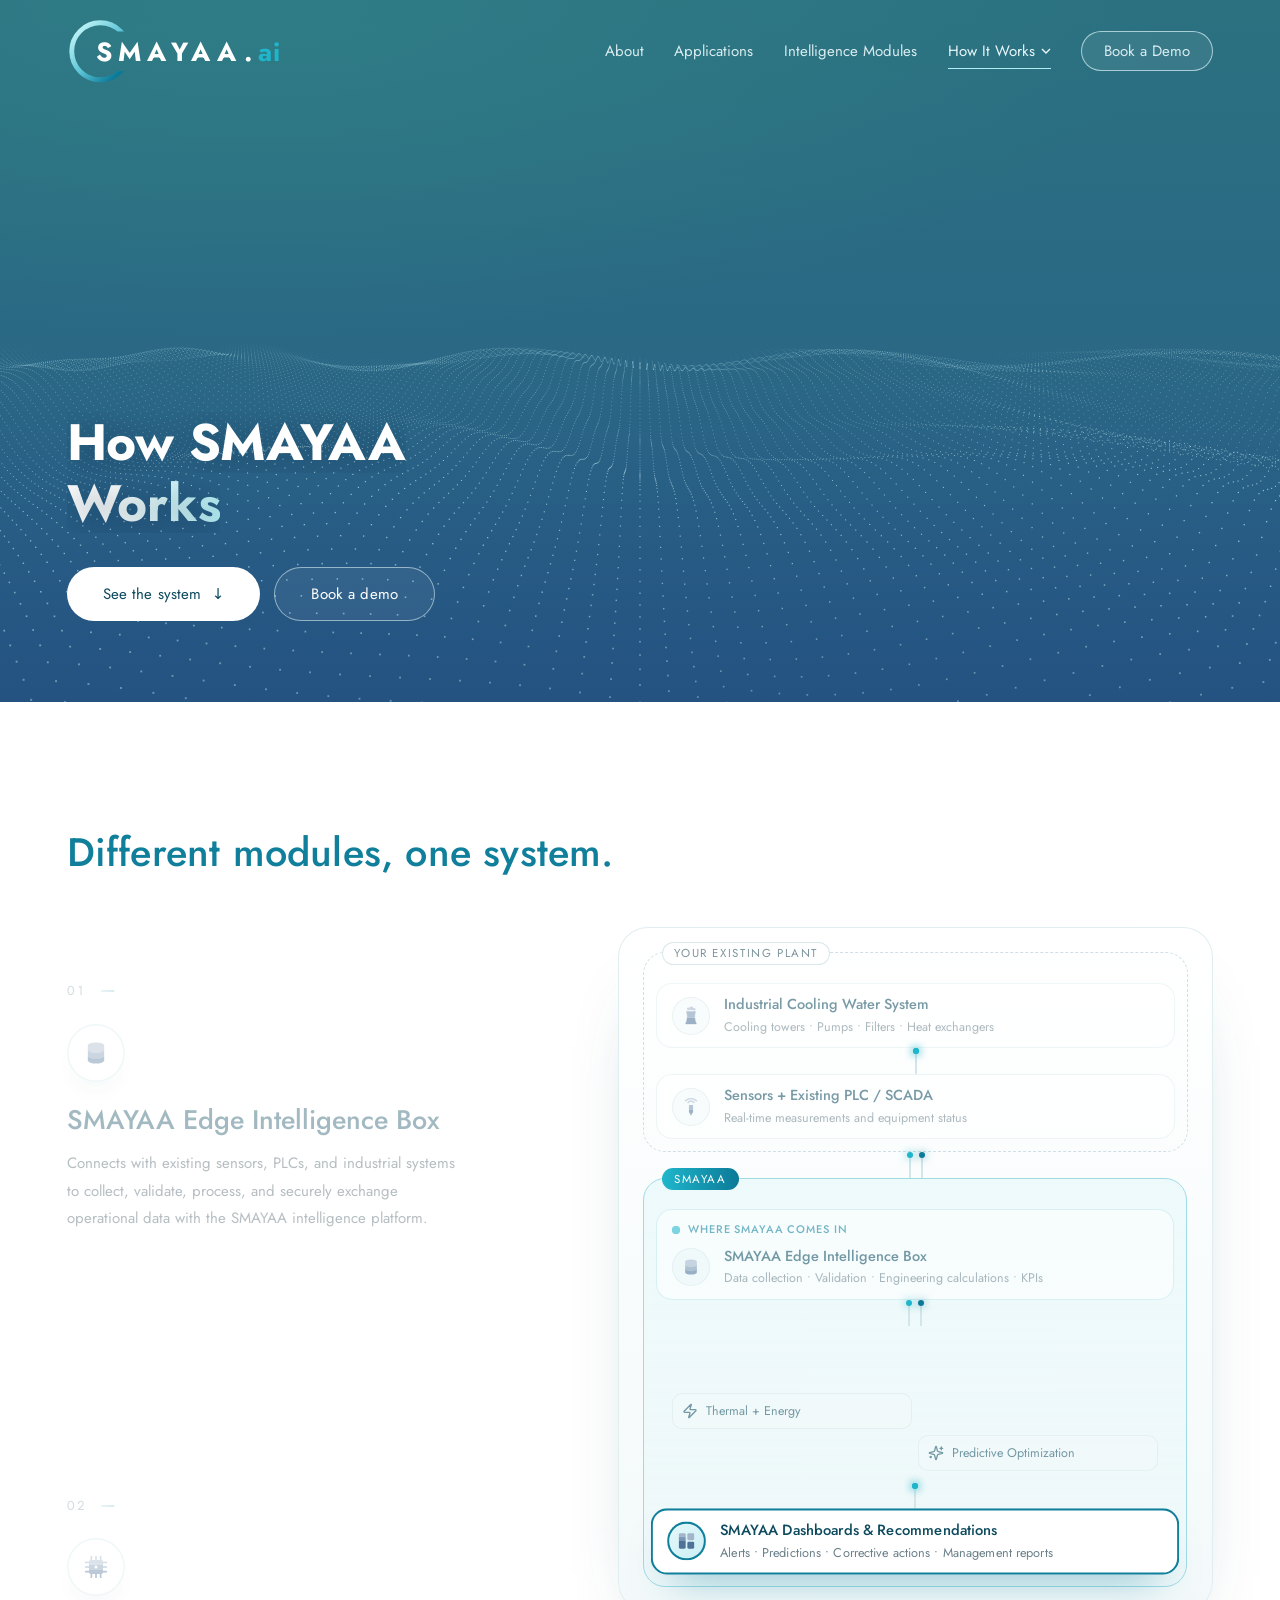
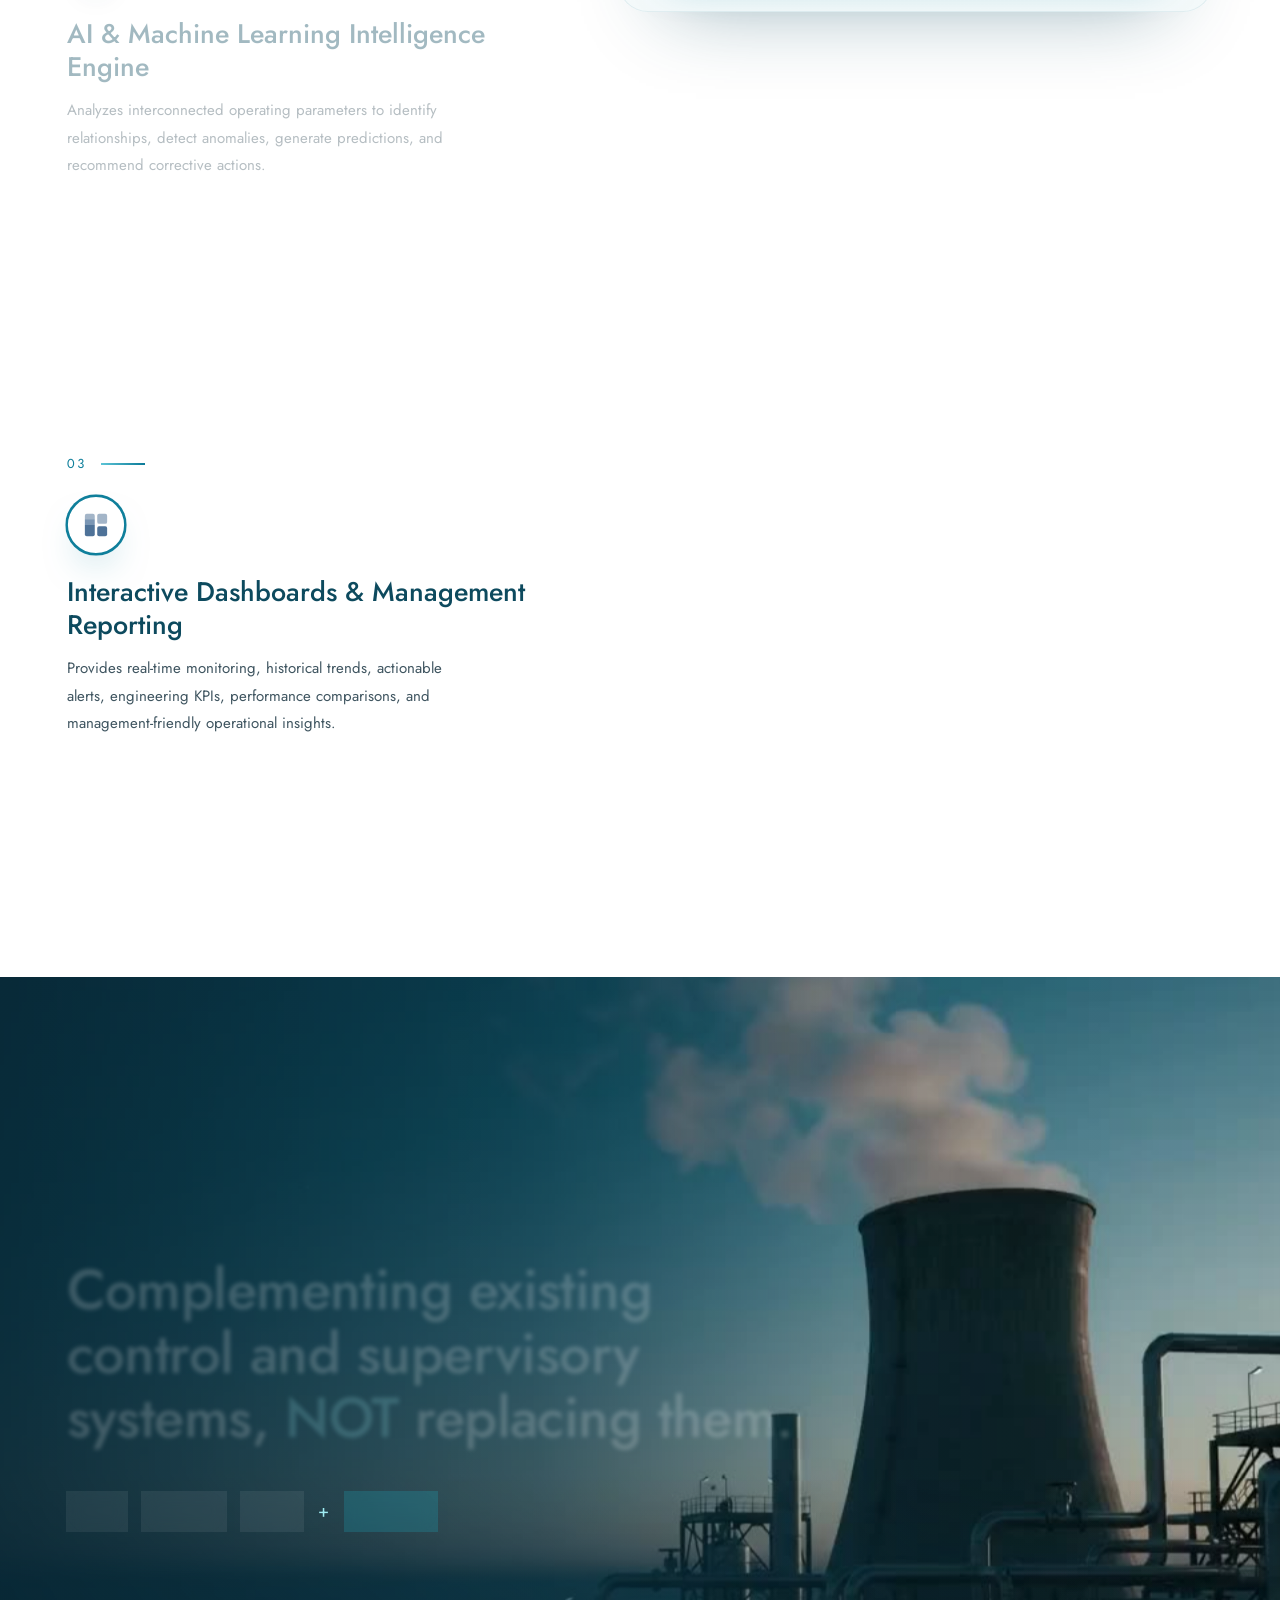
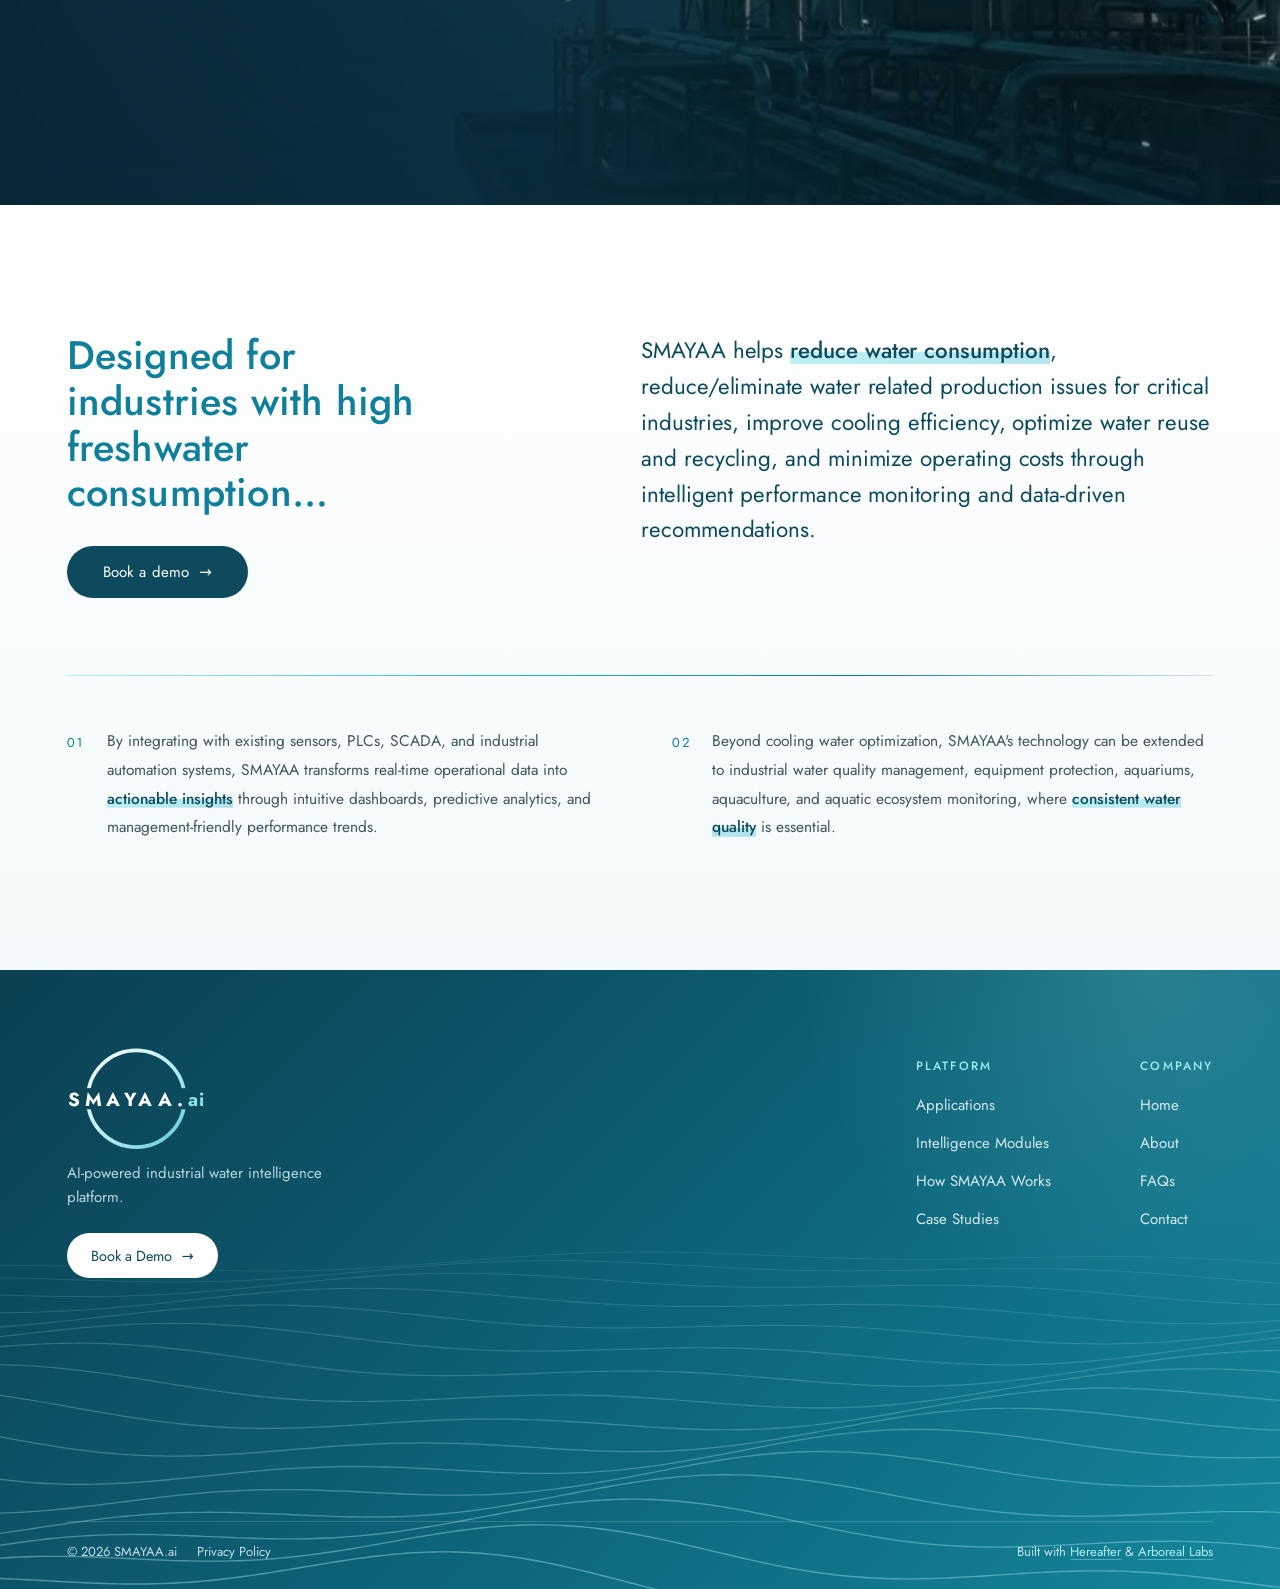
<file: how-it-works.html>
<!doctype html>
<html lang="en">
<head>
<meta charset="utf-8">
<meta name="viewport" content="width=device-width, initial-scale=1, viewport-fit=cover">
<title>How It Works | Edge Box, AI Engine &amp; Dashboards | SMAYAA.ai</title>
<meta name="description" content="How SMAYAA works: the Edge Intelligence Box connects to your existing sensors, PLCs and SCADA, the AI and machine learning engine predicts and recommends, and dashboards turn it into decisions. Complementing existing control systems, not replacing them.">
<meta name="robots" content="index, follow, max-image-preview:large">
<link rel="canonical" href="https://smayaa.ai/how-it-works">
<meta name="theme-color" content="#0d4a5e">
<meta property="og:type" content="website">
<meta property="og:site_name" content="SMAYAA.ai">
<meta property="og:title" content="How SMAYAA Works | Different Modules, One System">
<meta property="og:description" content="Edge Intelligence Box, AI and machine learning engine, and interactive dashboards: one system that works alongside your existing control and supervisory systems.">
<meta property="og:url" content="https://smayaa.ai/how-it-works">
<meta name="twitter:card" content="summary_large_image">
<meta name="twitter:title" content="How SMAYAA Works | Different Modules, One System">
<meta name="twitter:description" content="Edge Intelligence Box, AI engine and dashboards, alongside your existing control systems.">
<link rel="icon" href="data:image/svg+xml,%3Csvg xmlns='http://www.w3.org/2000/svg' viewBox='0 0 64 64'%3E%3Cdefs%3E%3ClinearGradient id='g' x1='0' y1='0' x2='1' y2='1'%3E%3Cstop offset='0' stop-color='%23b3eef3'/%3E%3Cstop offset='.5' stop-color='%235cc4d6'/%3E%3Cstop offset='1' stop-color='%230b7a98'/%3E%3C/linearGradient%3E%3C/defs%3E%3Ccircle cx='32' cy='32' r='26' fill='none' stroke='url(%23g)' stroke-width='8'/%3E%3C/svg%3E">
<link rel="preconnect" href="https://fonts.googleapis.com">
<link rel="preconnect" href="https://fonts.gstatic.com" crossorigin>
<link rel="stylesheet" href="https://fonts.googleapis.com/css2?family=Jost:wght@400;500;600&display=swap">
<script>document.documentElement.classList.add('js');</script>
<script type="application/ld+json">
{"@context":"https://schema.org","@graph":[
 {"@type":"WebPage","@id":"https://smayaa.ai/how-it-works","url":"https://smayaa.ai/how-it-works",
  "name":"How It Works | SMAYAA.ai","isPartOf":{"@id":"https://smayaa.ai/#site"}},
 {"@type":"BreadcrumbList","itemListElement":[
  {"@type":"ListItem","position":1,"name":"Home","item":"https://smayaa.ai/"},
  {"@type":"ListItem","position":2,"name":"How It Works","item":"https://smayaa.ai/how-it-works"}]}
]}
</script>
<link rel="stylesheet" href="assets/site.css?v=c25bb841">
<style>
.btn-light{background:#fff;color:var(--deep)}
.btn-light:hover{color:#fff}
.btn-ghost{background:rgba(255,255,255,.06);border:1px solid rgba(232,247,249,.55);-webkit-backdrop-filter:blur(8px);backdrop-filter:blur(8px)}
.btn-ghost::before{background:rgba(255,255,255,.14)}

/* ---------- hero ---------- */
.hero-sub{height:clamp(560px,78vh,760px);max-height:none}
.hero-sub .wrap{padding-bottom:clamp(56px,9vh,110px)}
.hero-sub h1{font-size:clamp(34px,4vw,64px);line-height:1.18}
.hero-sub h1 .w{display:block;width:max-content;max-width:100%}
.hero-sub h1 .w:nth-child(2) span{background:linear-gradient(90deg,#fff 30%,#b3eef3);-webkit-background-clip:text;background-clip:text;color:transparent}
.hero-sub h1 .w>span,.hero-sub .rise{animation:lineUp 1s var(--ease) both}
.hero-sub h1 .w:nth-child(2)>span{animation-delay:.08s}
.hero-sub .rise{animation-name:riseIn}
@keyframes lineUp{from{transform:translateY(105%)}to{transform:none}}
@keyframes riseIn{from{opacity:0;transform:translateY(16px)}to{opacity:1;transform:none}}
.hero-act{display:flex;flex-wrap:wrap;gap:14px;margin-top:34px;pointer-events:auto;animation-delay:.3s!important}

/* ---------- one system: modules beside the live system diagram ---------- */
.os{padding:clamp(80px,10vw,150px) 0 clamp(60px,8vw,120px)}
.os h2{max-width:22ch}
.os-grid{display:grid;grid-template-columns:minmax(0,.9fr) minmax(0,1.1fr);gap:clamp(32px,5vw,96px);align-items:start}
.os-steps{list-style:none;margin:0;padding:0}
.ostep{min-height:62vh;display:flex;flex-direction:column;justify-content:center;padding:24px 0;scroll-margin-top:110px}
.ostep:first-child{min-height:48vh;justify-content:flex-start;padding-top:clamp(20px,6vh,70px)}
.ostep .n{display:flex;align-items:center;gap:14px;margin-bottom:22px;font-size:13px;letter-spacing:.16em;color:#8aa6ae;font-variant-numeric:tabular-nums;transition:color .5s}
.ostep .n::after{content:"";height:1.5px;width:44px;background:linear-gradient(90deg,#5cc4d6,#0b7a98);transform:scaleX(.3);transform-origin:left;opacity:.4;transition:transform .7s var(--ease),opacity .5s}
.ostep .ico{width:58px;height:58px;border-radius:50%;display:grid;place-items:center;margin-bottom:22px;background:#fff;box-shadow:inset 0 0 0 1.5px #d5eaee,0 14px 30px -18px rgba(13,74,94,.45);transition:box-shadow .5s,transform .6s var(--ease)}
.ostep .ico img{width:28px;height:28px}
.ostep h3{margin:0 0 14px;font-size:clamp(23px,2.1vw,32px);line-height:1.2;font-weight:500;color:var(--deep);transition:color .5s}
.ostep p{margin:0;max-width:44ch;font-size:clamp(15px,1.15vw,17.5px);line-height:1.85;color:var(--muted)}
html.js .ostep{opacity:.38;transition:opacity .6s var(--ease)}
html.js .ostep.on{opacity:1}
.ostep.on .n{color:var(--teal)}
.ostep.on .n::after{transform:none;opacity:1}
.ostep.on .ico{transform:scale(1.06);box-shadow:inset 0 0 0 2.5px var(--teal),0 18px 36px -18px rgba(15,127,155,.6)}

.os-dia{position:sticky;top:clamp(84px,11vh,112px)}
.sys{position:relative;padding:clamp(18px,2vw,28px);border-radius:30px;background:linear-gradient(180deg,#fff,var(--soft));box-shadow:inset 0 0 0 1px #e1eef1,0 40px 80px -50px rgba(13,74,94,.45)}
.zone{position:relative;border-radius:22px;padding:30px 12px 12px;border:1.5px dashed #cfe0e4;transition:border-color .6s,background .6s}
.zone>.tag{position:absolute;top:-11px;left:18px;padding:2px 12px;border-radius:999px;font-size:11.5px;letter-spacing:.14em;text-transform:uppercase;background:#fff;color:#7d949c;box-shadow:inset 0 0 0 1px #dbe8eb}
.zone.smy{border:1.5px solid #9edbe5;background:linear-gradient(180deg,rgba(179,238,243,.18),rgba(179,238,243,.05))}
.zone.smy>.tag{color:#fff;background:linear-gradient(90deg,#1fb6cb,#0b7a98);box-shadow:none}
.ly{position:relative;display:grid;grid-template-columns:auto 1fr;gap:4px 14px;align-items:center;padding:12px 16px;border-radius:16px;background:#fff;
  box-shadow:inset 0 0 0 1px #e1eef1;overflow:hidden;isolation:isolate;transition:box-shadow .5s,transform .6s var(--ease),opacity .5s,background .5s}
.ly::before{content:"";position:absolute;inset:0;z-index:-1;opacity:0;transition:opacity .4s;background:radial-gradient(220px circle at var(--mx,50%) var(--my,50%),rgba(31,182,203,.16),transparent 70%)}
.ly:hover::before{opacity:1}
.ly .li{grid-row:span 2;width:38px;height:38px;border-radius:50%;display:grid;place-items:center;background:var(--soft);box-shadow:inset 0 0 0 1px #dbe8eb;transition:background .5s,box-shadow .5s}
.ly .li img{width:20px;height:20px}
.ly h3{margin:0;font-size:clamp(14.5px,1.12vw,16.5px);font-weight:500;color:var(--deep);line-height:1.3}
.ly p{margin:0;font-size:12.5px;color:#6b818a;line-height:1.45}
.zone.smy .ly{box-shadow:inset 0 0 0 1px #c7e8ee}
.ly .go{color:inherit}
.ly .go::after{content:"";position:absolute;inset:0;z-index:1}
.ly:has(.go):hover{transform:translateY(-2px);box-shadow:inset 0 0 0 1px #9edbe5,0 16px 30px -20px rgba(13,74,94,.5)}
.ly .go:focus-visible{outline:none}
.ly:has(.go:focus-visible){box-shadow:0 0 0 3px #9fecf2,inset 0 0 0 1px var(--teal)}
/* the layer the visitor is reading about */
.sys.live .ly{opacity:.55}
.sys.live .ly.on{opacity:1;transform:scale(1.02);background:#fff;box-shadow:inset 0 0 0 2px var(--teal),0 22px 40px -22px rgba(15,127,155,.65)}
.ly.on .li{background:linear-gradient(135deg,#e6f9fb,#c9eef4);box-shadow:inset 0 0 0 2px var(--teal)}
/* where SMAYAA comes in */
.edge-badge{position:absolute;top:10px;right:12px;display:flex;align-items:center;gap:8px;font-size:11px;letter-spacing:.08em;text-transform:uppercase;color:var(--teal);font-weight:500}
.edge-badge i{position:relative;width:8px;height:8px;border-radius:50%;background:var(--teal-2)}
.edge-badge i::after{content:"";position:absolute;inset:0;border-radius:50%;border:2px solid var(--teal-2);animation:ping 2s var(--ease) infinite}
.zone.smy{container-type:inline-size}
@container (max-width:640px){.ly .edge-badge{position:static;order:-1;grid-column:1/-1;margin-bottom:4px}}
@keyframes ping{from{transform:scale(1);opacity:.9}to{transform:scale(3.2);opacity:0}}
.ai-tiles{grid-column:1/-1;display:grid;grid-template-columns:1fr 1fr;gap:6px;margin-top:10px}
.ai-tiles a{position:relative;z-index:2;display:flex;align-items:center;gap:8px;padding:8px 10px;border-radius:10px;font-size:12.5px;color:var(--deep);background:var(--soft);
  box-shadow:inset 0 0 0 1px #dbe8eb;transition:background .3s,box-shadow .3s,transform .3s var(--ease)}
.ai-tiles a .lu{width:16px;height:16px;flex:none;fill:none;stroke:currentColor;stroke-width:2;stroke-linecap:round;stroke-linejoin:round}
.ai-tiles a::after{content:"→";margin-left:auto;opacity:0;transform:translateX(-4px);transition:.3s var(--ease);color:var(--teal)}
.ai-tiles a:hover,.ai-tiles a:focus-visible{background:#fff;box-shadow:inset 0 0 0 1px var(--teal);transform:translateY(-1px);outline:none}
.ai-tiles a:hover::after,.ai-tiles a:focus-visible::after{opacity:1;transform:none}
html.js .sys.lit .ai-tiles a{animation:tileIn .6s var(--ease) both}
.ai-tiles a:nth-child(2){animation-delay:.08s!important}.ai-tiles a:nth-child(3){animation-delay:.16s!important}.ai-tiles a:nth-child(4){animation-delay:.24s!important}
@keyframes tileIn{from{opacity:0;transform:translateY(8px)}}
/* connectors: data moving through the system */
.cn{position:relative;height:26px;width:2px;margin:0 auto;background:#d3e6ea}
.cn.both{width:14px;background:linear-gradient(90deg,#d3e6ea 0 2px,transparent 2px 12px,#d3e6ea 12px)}
.cn i{position:absolute;left:-2px;top:0;width:6px;height:6px;border-radius:50%;background:var(--teal-2);box-shadow:0 0 8px rgba(31,182,203,.8);animation:fdown 1.5s linear infinite;animation-play-state:paused}
.cn.both i+i{left:auto;right:-2px;background:#0b7a98;box-shadow:0 0 8px rgba(11,122,152,.7);animation-name:fup;animation-delay:-.75s}
.cn i:nth-child(3){animation-delay:-.75s}
.sys.run .cn i{animation-play-state:running}
@keyframes fdown{from{transform:translateY(-3px);opacity:0}20%{opacity:1}80%{opacity:1}to{transform:translateY(23px);opacity:0}}
@keyframes fup{from{transform:translateY(23px);opacity:0}20%{opacity:1}80%{opacity:1}to{transform:translateY(-3px);opacity:0}}
.cn.out{margin-top:6px}
/* the diagram assembles itself the first time it is seen */
html.js .sys .zone,html.js .sys>.cn{opacity:0;transform:translateY(18px);transition:opacity .8s var(--ease),transform .8s var(--ease),border-color .6s,background .6s}
html.js .sys.lit .zone,html.js .sys.lit>.cn{opacity:1;transform:none}
html.js .sys.lit>.cn{transition-delay:.25s}
html.js .sys.lit .zone.smy{transition-delay:.4s}

/* ---------- complementing, not replacing ---------- */
.cp{position:relative;min-height:clamp(560px,92vh,860px);display:flex;align-items:center;overflow:hidden;isolation:isolate;color:#fff;background:#0a3a4a}
.cp-media{position:absolute;inset:-8% 0;z-index:-2;will-change:transform}
.cp-media video,.cp-media img{width:100%;height:100%;object-fit:cover;display:block}
.cp::before{content:"";position:absolute;inset:0;z-index:-1;background:linear-gradient(90deg,rgba(8,40,54,.88) 0%,rgba(9,50,66,.6) 42%,rgba(10,58,74,.12) 72%,rgba(10,58,74,0) 100%),linear-gradient(0deg,rgba(8,40,54,.55),transparent 40%)}
.cp-media video{object-position:70% 50%}
@media (max-width:900px){.cp::before{background:linear-gradient(0deg,rgba(8,40,54,.9) 0%,rgba(9,50,66,.6) 55%,rgba(10,58,74,.2) 100%)}}
.cp>.wrap{width:100%}
.cp-q{margin:0;max-width:21ch;font-size:clamp(32px,4.4vw,72px);line-height:1.14;font-weight:500;letter-spacing:-.01em;color:#fff}
.cp-q .wd{display:inline-block;transition:opacity .35s,transform .5s var(--ease),filter .5s}
html.js .cp-q .wd{opacity:.2;transform:translateY(.12em);filter:blur(2px)}
html.js .cp-q .wd.lit{opacity:1;transform:none;filter:none}
.cp-q .not{position:relative;color:#9fecf2}
.cp-q .not::after{content:"";position:absolute;left:0;right:0;bottom:.02em;height:.08em;border-radius:1em;background:linear-gradient(90deg,#b3eef3,#5cc4d6,#0b7a98);transform:scaleX(0);transform-origin:left;transition:transform .9s var(--ease) .15s}
.cp-q .not.lit::after,html:not(.js) .cp-q .not::after{transform:none}
.cp-sys{display:flex;flex-wrap:wrap;align-items:center;gap:14px;margin-top:clamp(30px,4vw,48px);font-size:13px;letter-spacing:.12em;text-transform:uppercase;color:rgba(223,244,247,.8)}
.cp-sys span{padding:9px 16px;border-radius:999px;border:1px solid rgba(255,255,255,.28);background:rgba(255,255,255,.07);-webkit-backdrop-filter:blur(8px);backdrop-filter:blur(8px)}
.cp-sys span.s{border-color:rgba(159,236,242,.7);color:#fff;background:rgba(31,182,203,.22)}
.cp-sys b{font-weight:400;font-size:18px;color:#9fecf2}

/* ---------- designed for industries ---------- */
.df{position:relative;padding:clamp(80px,10vw,150px) 0;background:linear-gradient(180deg,#fff,var(--soft))}
.df-top{display:grid;grid-template-columns:minmax(0,1fr) minmax(0,1.15fr);gap:clamp(28px,6vw,110px);align-items:start}
.df-top h2{margin:0 0 30px;max-width:15ch}
.df-lead{margin:0;font-size:clamp(20px,1.75vw,27px);line-height:1.6;font-weight:400;color:var(--deep);letter-spacing:-.003em}
.df-rule{height:1.5px;margin:clamp(48px,6vw,84px) 0 clamp(36px,4vw,56px);background:linear-gradient(90deg,#b3eef3,#1fb6cb 40%,#0b7a98 70%,rgba(11,122,152,.15));transform:scaleX(0);transform-origin:left;transition:transform 1.4s var(--ease)}
html.js .df-rule.rv{opacity:1;transform:scaleX(0);transition:transform 1.4s var(--ease)}
html.js .df-rule.rv.in{transform:none}
.df-cols{display:grid;grid-template-columns:repeat(2,minmax(0,1fr));gap:clamp(28px,5vw,96px);list-style:none;margin:0;padding:0}
.df-cols li{display:grid;grid-template-columns:auto 1fr;gap:0 clamp(16px,1.6vw,24px);align-items:start}
.df-cols .n{font-size:13px;letter-spacing:.14em;color:var(--teal);font-variant-numeric:tabular-nums;padding-top:.45em}
.df-cols p{margin:0;font-size:clamp(15.5px,1.15vw,17.5px);line-height:1.85;color:var(--muted)}
.df-cols li:nth-child(2){transition-delay:.15s}
/* key phrases get a soft highlighter that sweeps in once the text is on screen */
.hl{background:linear-gradient(90deg,rgba(179,238,243,.85),rgba(92,196,214,.45)) no-repeat 0 88%/0% 38%;transition:background-size 1.1s var(--ease) .45s;color:var(--deep);font-weight:500}
.rv.in .hl,html:not(.js) .hl{background-size:100% 38%}

@media (max-width:900px){
  .os-grid,.df-top,.df-cols{grid-template-columns:1fr}
  .os-dia{position:relative;top:0;order:-1}
  .ostep,.ostep:first-child{min-height:0;padding:34px 0 0}
  html.js .ostep{opacity:1}
  .sys.live .ly{opacity:1}
}
@media (max-width:560px){
  .hero-act .btn{flex:1;justify-content:center;white-space:nowrap;padding-inline:18px}
  .sys{padding:14px;border-radius:24px}
  .zone{padding:28px 8px 8px}
  .ly{padding:11px 12px;gap:3px 12px}
  .edge-badge{position:static;grid-column:1/-1;margin-top:6px}
  .ai-tiles{grid-template-columns:1fr}
  .cp-sys{font-size:11.5px;gap:10px}
}
@media (prefers-reduced-motion:reduce){
  .cn i,.edge-badge i::after{animation:none!important;opacity:0}
  .hl{transition:none}
  .cp-media{transform:none!important}
}
</style>
</head>
<body>
<a class="sr-only" href="#main">Skip to content</a>

<div id="stage" aria-hidden="true"><svg id="opener" viewBox="30 120 1340 1180" xmlns="http://www.w3.org/2000/svg" role="img" aria-label="SMAYAA.ai">
        <defs>
          <linearGradient id="gTeal" gradientUnits="userSpaceOnUse" x1="150" y1="0" x2="850" y2="0">
            <stop offset="0" stop-color="#34b3c8"/><stop offset="1" stop-color="#009db6"/>
          </linearGradient>
          <linearGradient id="gDark" gradientUnits="userSpaceOnUse" x1="150" y1="0" x2="500" y2="0">
            <stop offset="0" stop-color="#006d88"/><stop offset="1" stop-color="#0a88a4"/>
          </linearGradient>
          <!-- pale cyan at the top left, deepening to blue-teal at the bottom right -->
          <linearGradient id="gRing" gradientUnits="userSpaceOnUse" x1="300" y1="308" x2="1100" y2="1108">
            <stop offset="0" stop-color="#b3eef3"/><stop offset="0.5" stop-color="#5cc4d6"/><stop offset="1" stop-color="#0b7a98"/>
          </linearGradient>
          <clipPath id="clipU"><path id="clipUPath"/></clipPath>
          <clipPath id="clipL"><path id="clipLPath"/></clipPath>
          <mask id="ringMask" maskUnits="userSpaceOnUse" x="0" y="0" width="1400" height="1440">
            <rect x="0" y="0" width="1400" height="1440" fill="#fff"/>
            <rect id="gap" x="700" y="708" width="1400" height="0" fill="#000"/><rect id="gapL" x="0" y="708" width="700" height="0" fill="#000"/>
          </mask>
          <g id="shade">
            <circle cx="700" cy="708" r="572" fill="#75d8e0"/>
            <g id="shadeShift">
              <path id="waveA" fill="url(#gTeal)" d="M-300 0 L1700 0 L1700 425 L1180 425 C1000 395 900 385 830 392 C700 410 640 490 615 580 C595 660 585 760 560 860 C530 970 450 1028 320 1026 L-300 1022 Z"/>
              <path id="waveB" fill="url(#gDark)" d="M-300 0 L497 0 C488 260 492 400 490 470 C488 560 430 620 360 665 C300 700 200 722 -300 730 Z"/>
              <path id="darkest" fill="#00586e" d="M-300 0 L345 0 C340 220 290 320 160 335 L-300 335 Z"/>
            </g>
          </g>
        </defs>
        <g id="sphere">
          <g clip-path="url(#clipU)"><use href="#shade"/></g>
          
          <g id="lines" fill="none" stroke="#b6eff2" stroke-width="4" stroke-linecap="round"></g>
          <g id="dots" fill="#b6eff2"></g>
          
        </g>
        <circle id="ring" cx="700" cy="708" r="565" fill="none" stroke="url(#gRing)" stroke-width="44" mask="url(#ringMask)" opacity="0"/>
        <g id="wordWrap">
          <text x="700" y="768" text-anchor="middle" font-family="'Century Gothic', Jost, Futura, sans-serif" font-size="166" font-weight="700"><tspan fill="#0d4f66" letter-spacing="40">SMAYAA.</tspan><tspan fill="#1fb6cb" letter-spacing="6">ai</tspan></text>
        </g>
      </svg></div>

<header class="hdr" id="hdr">
  <div class="wrap">
    <a class="brand" href="/" aria-label="SMAYAA.ai home">
      <span id="brandSlot"></span>
      <img class="brand-static" src="[data-uri]" alt="SMAYAA.ai" width="140" height="42">
    </a>
    <button class="burger" id="burger" aria-label="Open menu" aria-expanded="false" aria-controls="nav"><span></span></button>
    <nav class="nav" id="nav" aria-label="Main">
      <a href="about" data-nav="about">About</a>
      <a href="applications" data-nav="applications">Applications</a>
      <a href="modules" data-nav="modules">Intelligence Modules</a>
      <div class="dd" id="dd">
        <button aria-expanded="false" aria-haspopup="true">How It Works <svg viewBox="0 0 10 6" aria-hidden="true"><path d="M1 1l4 4 4-4" fill="none" stroke="currentColor" stroke-width="1.4"/></svg></button>
        <div class="dd-menu">
          <a href="how-it-works" data-nav="how-it-works" aria-current="page">How SMAYAA Works</a>
          <a href="case-studies" data-nav="case-studies">Case Studies</a>
        </div>
      </div>
      <a class="pill" href="book-a-demo" data-nav="book-a-demo" data-demo>Book a Demo</a>
    </nav>
  </div>
</header>

<main id="main">
  <section class="hero hero-sub" id="top" aria-labelledby="hero-title">
    <canvas id="net" aria-hidden="true"></canvas>
    <div class="wrap">
      <h1 id="hero-title"><span class="w"><span>How SMAYAA</span></span> <span class="w"><span>Works</span></span></h1>
      <div class="hero-act rise">
        <a class="btn btn-light" href="#system">See the system <span class="arr" aria-hidden="true">↓</span></a>
        <a class="btn btn-ghost" href="book-a-demo" data-demo>Book a demo</a>
      </div>
    </div>
  </section>

  <section class="os" id="system" aria-labelledby="os-title">
    <div class="wrap">
      <h2 id="os-title" class="rv">Different modules, one system.</h2>
      <div class="os-grid">
        <ol class="os-steps">
          <li class="ostep" id="edge-box" data-l="3">
            <span class="n">01</span>
            <span class="ico"><img src="[data-uri]" alt="" width="28" height="28"></span>
            <h3>SMAYAA Edge Intelligence Box</h3>
            <p>Connects with existing sensors, PLCs, and industrial systems to collect, validate, process, and securely exchange operational data with the SMAYAA intelligence platform.</p>
          </li>
          <li class="ostep" id="ai-engine" data-l="4">
            <span class="n">02</span>
            <span class="ico"><img src="[data-uri]" alt="" width="28" height="28"></span>
            <h3>AI &amp; Machine Learning Intelligence Engine</h3>
            <p>Analyzes interconnected operating parameters to identify relationships, detect anomalies, generate predictions, and recommend corrective actions.</p>
          </li>
          <li class="ostep" id="dashboards" data-l="5">
            <span class="n">03</span>
            <span class="ico"><img src="[data-uri]" alt="" width="28" height="28"></span>
            <h3>Interactive Dashboards &amp; Management Reporting</h3>
            <p>Provides real-time monitoring, historical trends, actionable alerts, engineering KPIs, performance comparisons, and management-friendly operational insights.</p>
          </li>
        </ol>

        <div class="os-dia">
          <div class="sys" id="sys" role="group" aria-label="How SMAYAA connects to your cooling water system">
            <div class="zone plant">
              <span class="tag">Your existing plant</span>
              <div class="ly" data-l="1">
                <span class="li"><img src="[data-uri]" alt="" width="20" height="20"></span>
                <h3>Industrial Cooling Water System</h3>
                <p>Cooling towers • Pumps • Filters • Heat exchangers</p>
              </div>
              <div class="cn" aria-hidden="true"><i></i><i></i></div>
              <div class="ly" data-l="2">
                <span class="li"><img src="[data-uri]" alt="" width="20" height="20"></span>
                <h3>Sensors + Existing PLC / SCADA</h3>
                <p>Real-time measurements and equipment status</p>
              </div>
            </div>
            <div class="cn both" aria-hidden="true"><i></i><i></i></div>
            <div class="zone smy">
              <span class="tag">SMAYAA</span>
              <div class="ly" data-l="3">
                <span class="li"><img src="[data-uri]" alt="" width="20" height="20"></span>
                <h3><a class="go" href="#edge-box">SMAYAA Edge Intelligence Box</a></h3>
                <p>Data collection • Validation • Engineering calculations • KPIs</p>
                <span class="edge-badge"><i></i>Where SMAYAA comes in</span>
              </div>
              <div class="cn both" aria-hidden="true"><i></i><i></i></div>
              <div class="ly" data-l="4">
                <span class="li"><img src="[data-uri]" alt="" width="20" height="20"></span>
                <h3><a class="go" href="#ai-engine">SMAYAA AI / ML Intelligence Layer</a></h3>
                <p>Relationships • Anomalies • Predictions • Corrective actions</p>
                <div class="ai-tiles">
                  <a href="modules#thermal"><svg class="lu" viewBox="0 0 24 24" width="16" height="16" aria-hidden="true"><path d="M4 14a1 1 0 0 1-.78-1.63l9.9-10.2a.5.5 0 0 1 .86.46l-1.92 6.02A1 1 0 0 0 13 10h7a1 1 0 0 1 .78 1.63l-9.9 10.2a.5.5 0 0 1-.86-.46l1.92-6.02A1 1 0 0 0 11 14z"/></svg>Thermal + Energy</a>
                  <a href="modules#water-balance"><svg class="lu" viewBox="0 0 24 24" width="16" height="16" aria-hidden="true"><path d="M7 16.3c2.2 0 4-1.83 4-4.05 0-1.16-.57-2.26-1.71-3.19S7.29 6.75 7 5.3c-.29 1.45-1.14 2.84-2.29 3.76S3 11.1 3 12.25c0 2.22 1.8 4.05 4 4.05z"/><path d="M12.56 6.6A10.97 10.97 0 0 0 14 3.02c.5 2.5 2 4.9 4 6.5s3 3.5 3 5.5a6.98 6.98 0 0 1-11.91 4.97"/></svg>Water Balance + COC</a>
                  <a href="modules#chemistry"><svg class="lu" viewBox="0 0 24 24" width="16" height="16" aria-hidden="true"><path d="M10 2v7.527a2 2 0 0 1-.211.896L4.72 20.55a1 1 0 0 0 .9 1.45h12.76a1 1 0 0 0 .9-1.45l-5.069-10.127A2 2 0 0 1 14 9.527V2"/><path d="M8.5 2h7"/><path d="M7 16h10"/></svg>Chemistry + Filtration</a>
                  <a href="modules#optimization"><svg class="lu" viewBox="0 0 24 24" width="16" height="16" aria-hidden="true"><path d="M9.937 15.5A2 2 0 0 0 8.5 14.063l-6.135-1.582a.5.5 0 0 1 0-.962L8.5 9.936A2 2 0 0 0 9.937 8.5l1.582-6.135a.5.5 0 0 1 .963 0L14.063 8.5A2 2 0 0 0 15.5 9.937l6.135 1.581a.5.5 0 0 1 0 .964L15.5 14.063a2 2 0 0 0-1.437 1.437l-1.582 6.135a.5.5 0 0 1-.963 0z"/><path d="M20 3v4"/><path d="M22 5h-4"/><path d="M4 17v2"/><path d="M5 18H3"/></svg>Predictive Optimization</a>
                </div>
              </div>
              <div class="cn" aria-hidden="true"><i></i><i></i></div>
              <div class="ly" data-l="5">
                <span class="li"><img src="[data-uri]" alt="" width="20" height="20"></span>
                <h3><a class="go" href="#dashboards">SMAYAA Dashboards &amp; Recommendations</a></h3>
                <p>Alerts • Predictions • Corrective actions • Management reports</p>
              </div>
            </div>
          </div>
        </div>
      </div>
    </div>
  </section>

  <section class="cp" id="complementing" aria-labelledby="cp-title">
    <div class="cp-media" aria-hidden="true">
      <video muted loop playsinline preload="none" poster="video/how-it-works.jpg" data-src="video/how-it-works.mp4"></video>
    </div>
    <div class="wrap">
      <h2 id="cp-title" class="cp-q">Complementing existing control and supervisory systems, <span class="not">NOT</span> replacing them.</h2>
      <div class="cp-sys rv" aria-hidden="true"><span>PLC</span><span>SCADA</span><span>DCS</span><b>+</b><span class="s">SMAYAA</span></div>
    </div>
  </section>

  <section class="df" id="industries" aria-labelledby="df-title">
    <div class="wrap">
      <div class="df-top">
        <div class="rv">
          <h2 id="df-title">Designed for industries with high freshwater consumption…</h2>
          <a class="btn" href="book-a-demo" data-demo>Book a demo <span class="arr" aria-hidden="true">→</span></a>
        </div>
        <p class="df-lead rv">SMAYAA helps <span class="hl">reduce water consumption</span>, reduce/eliminate water related production issues for critical industries, improve cooling efficiency, optimize water reuse and recycling, and minimize operating costs through intelligent performance monitoring and data-driven recommendations.</p>
      </div>
      <div class="df-rule rv" aria-hidden="true"></div>
      <ul class="df-cols">
        <li class="rv"><span class="n">01</span><p>By integrating with existing sensors, PLCs, SCADA, and industrial automation systems, SMAYAA transforms real-time operational data into <span class="hl">actionable insights</span> through intuitive dashboards, predictive analytics, and management-friendly performance trends.</p></li>
        <li class="rv"><span class="n">02</span><p>Beyond cooling water optimization, SMAYAA's technology can be extended to industrial water quality management, equipment protection, aquariums, aquaculture, and aquatic ecosystem monitoring, where <span class="hl">consistent water quality</span> is essential.</p></li>
      </ul>
    </div>
  </section>
</main>

<footer class="foot" id="contact">
  <canvas class="foot-wave" id="footWave" aria-hidden="true"></canvas>
  <div class="wrap">
    <div class="foot-top">
      <div class="foot-brand">
        <svg class="foot-logo" viewBox="0 0 440 300" role="img" aria-label="SMAYAA.ai">
          <defs>
            <linearGradient id="fRing" x1="0" y1="0" x2="1" y2="1"><stop offset="0" stop-color="#ffffff"/><stop offset=".55" stop-color="#b3eef3"/><stop offset="1" stop-color="#5cc4d6"/></linearGradient>
            <mask id="fGap" maskUnits="userSpaceOnUse" x="0" y="0" width="440" height="300"><rect width="440" height="300" fill="#fff"/><rect x="0" y="122" width="440" height="56" fill="#000"/></mask>
          </defs>
          <circle cx="220" cy="150" r="128" fill="none" stroke="url(#fRing)" stroke-width="10" mask="url(#fGap)"/>
          <text x="220" y="168" text-anchor="middle" font-family="'Century Gothic', Jost, Futura, sans-serif" font-size="50" font-weight="700"><tspan fill="#fff" letter-spacing="12">SMAYAA.</tspan><tspan fill="#8fe3ee" letter-spacing="2">ai</tspan></text>
        </svg>
        <p>AI-powered industrial water intelligence platform.</p>
        <a class="foot-cta" href="book-a-demo" data-demo>Book a Demo <span aria-hidden="true">→</span></a>
      </div>
      <nav class="foot-nav" aria-label="Footer">
        <div>
          <h2>Platform</h2>
          <a href="applications">Applications</a>
          <a href="modules">Intelligence Modules</a>
          <a href="how-it-works">How SMAYAA Works</a>
          <a href="case-studies">Case Studies</a>
        </div>
        <div>
          <h2>Company</h2>
          <a href="/">Home</a>
          <a href="about">About</a>
          <a href="faq">FAQs</a>
          <a href="book-a-demo#contact">Contact</a>
        </div>
      </nav>
    </div>
    <div class="foot-bot"><span class="fb-l"><span>© 2026 SMAYAA.ai</span><a href="#contact">Privacy Policy</a></span><span class="fb-credit">Built with <a href="https://www.hereafter.co.in/" target="_blank" rel="noopener">Hereafter</a> &amp; <a href="https://arboreallabs.com/website-solutions" target="_blank" rel="noopener">Arboreal Labs</a></span></div>
  </div>
</footer>


<script src="assets/site.js?v=27d7c2ec" defer></script>
<script src="assets/net.js?v=5e1564d4" defer></script>
<script src="assets/how.js?v=52e66eaa" defer></script>
<script src="assets/logo.js?v=650fa6c9" defer></script>
</body>
</html>
</file>
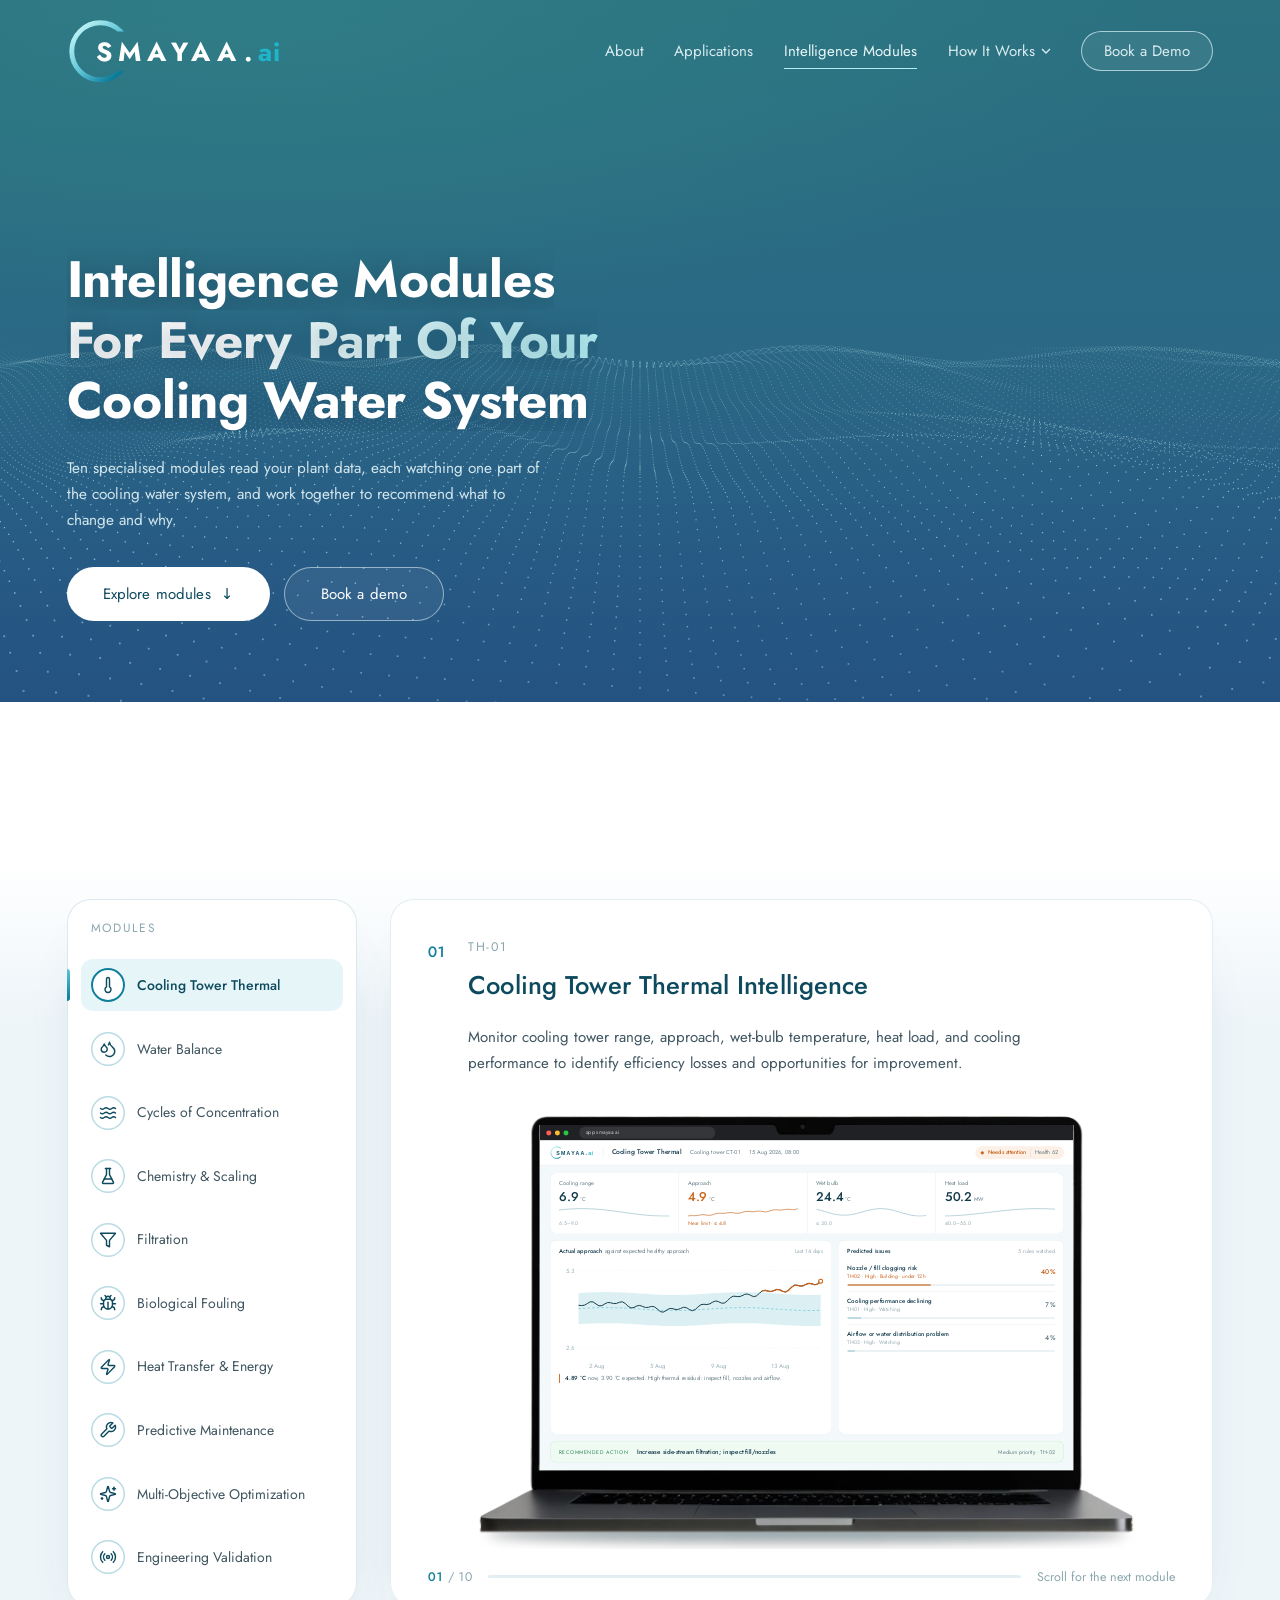
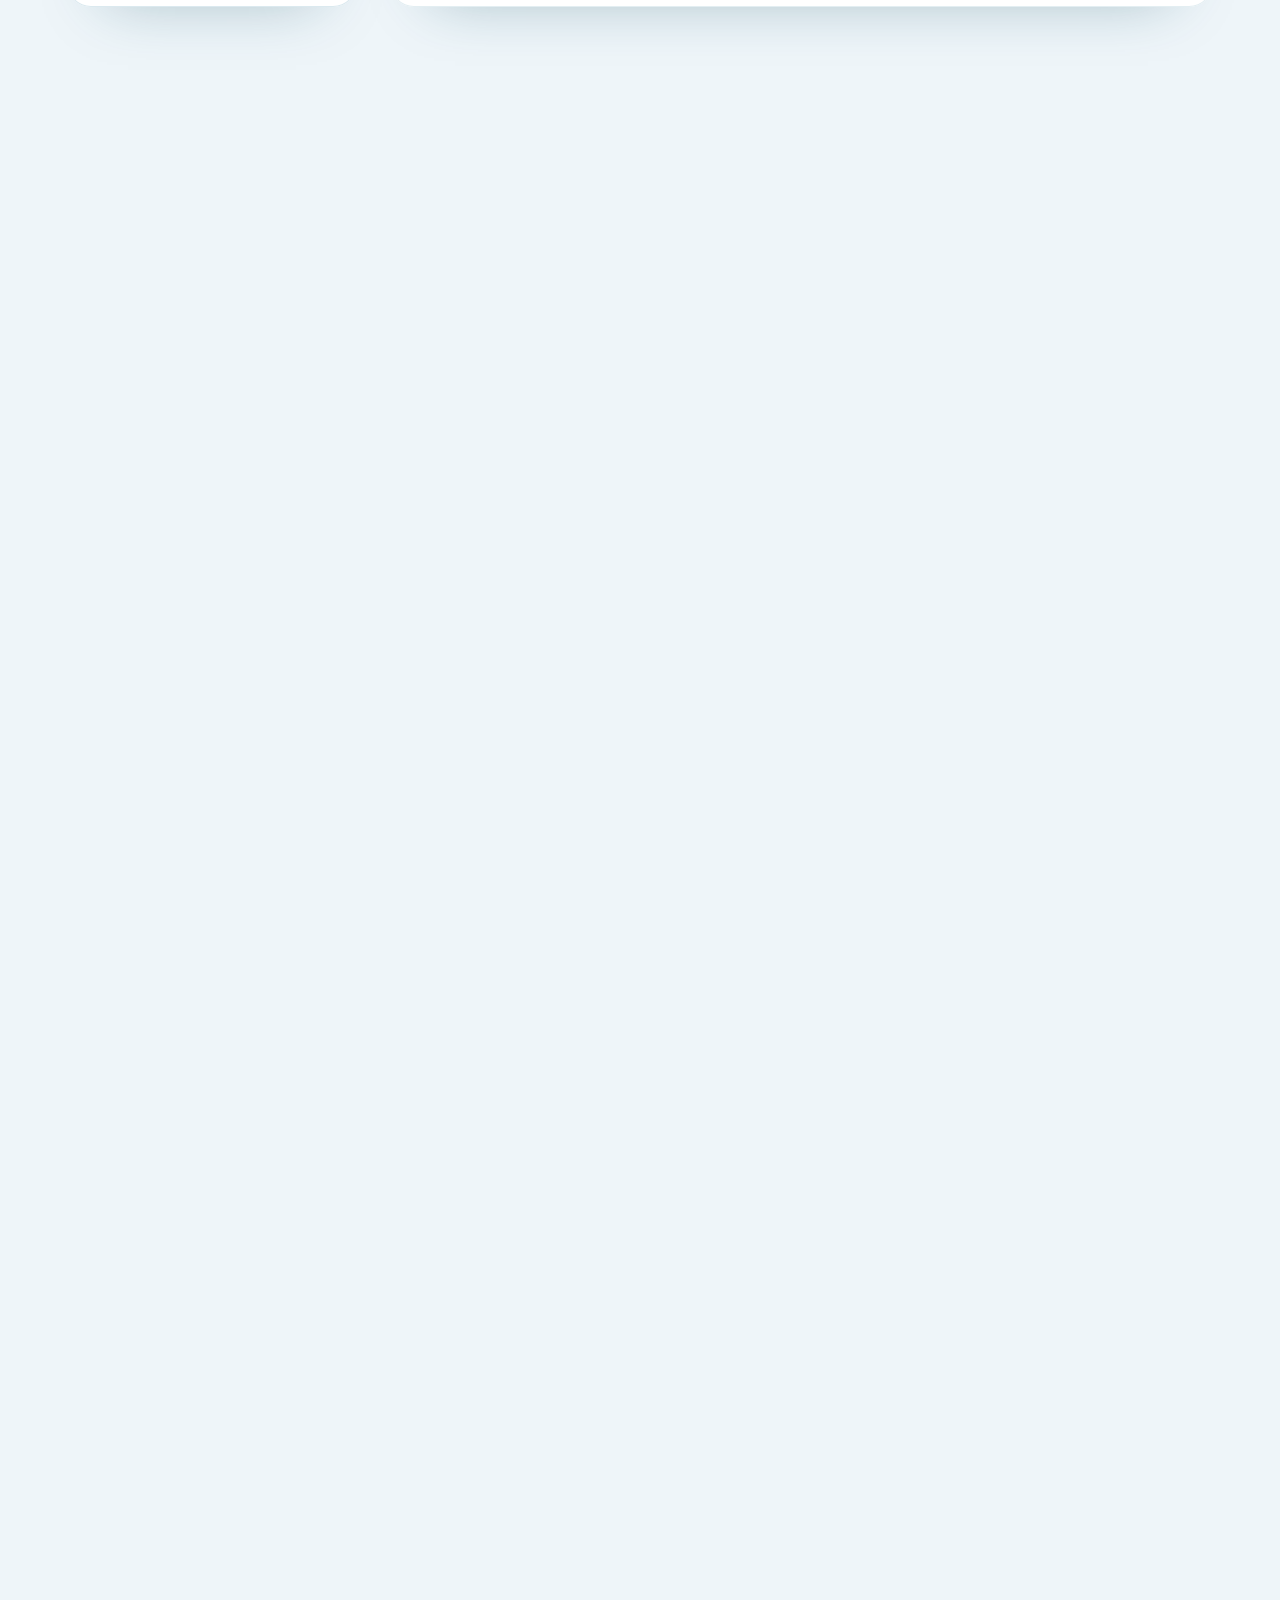
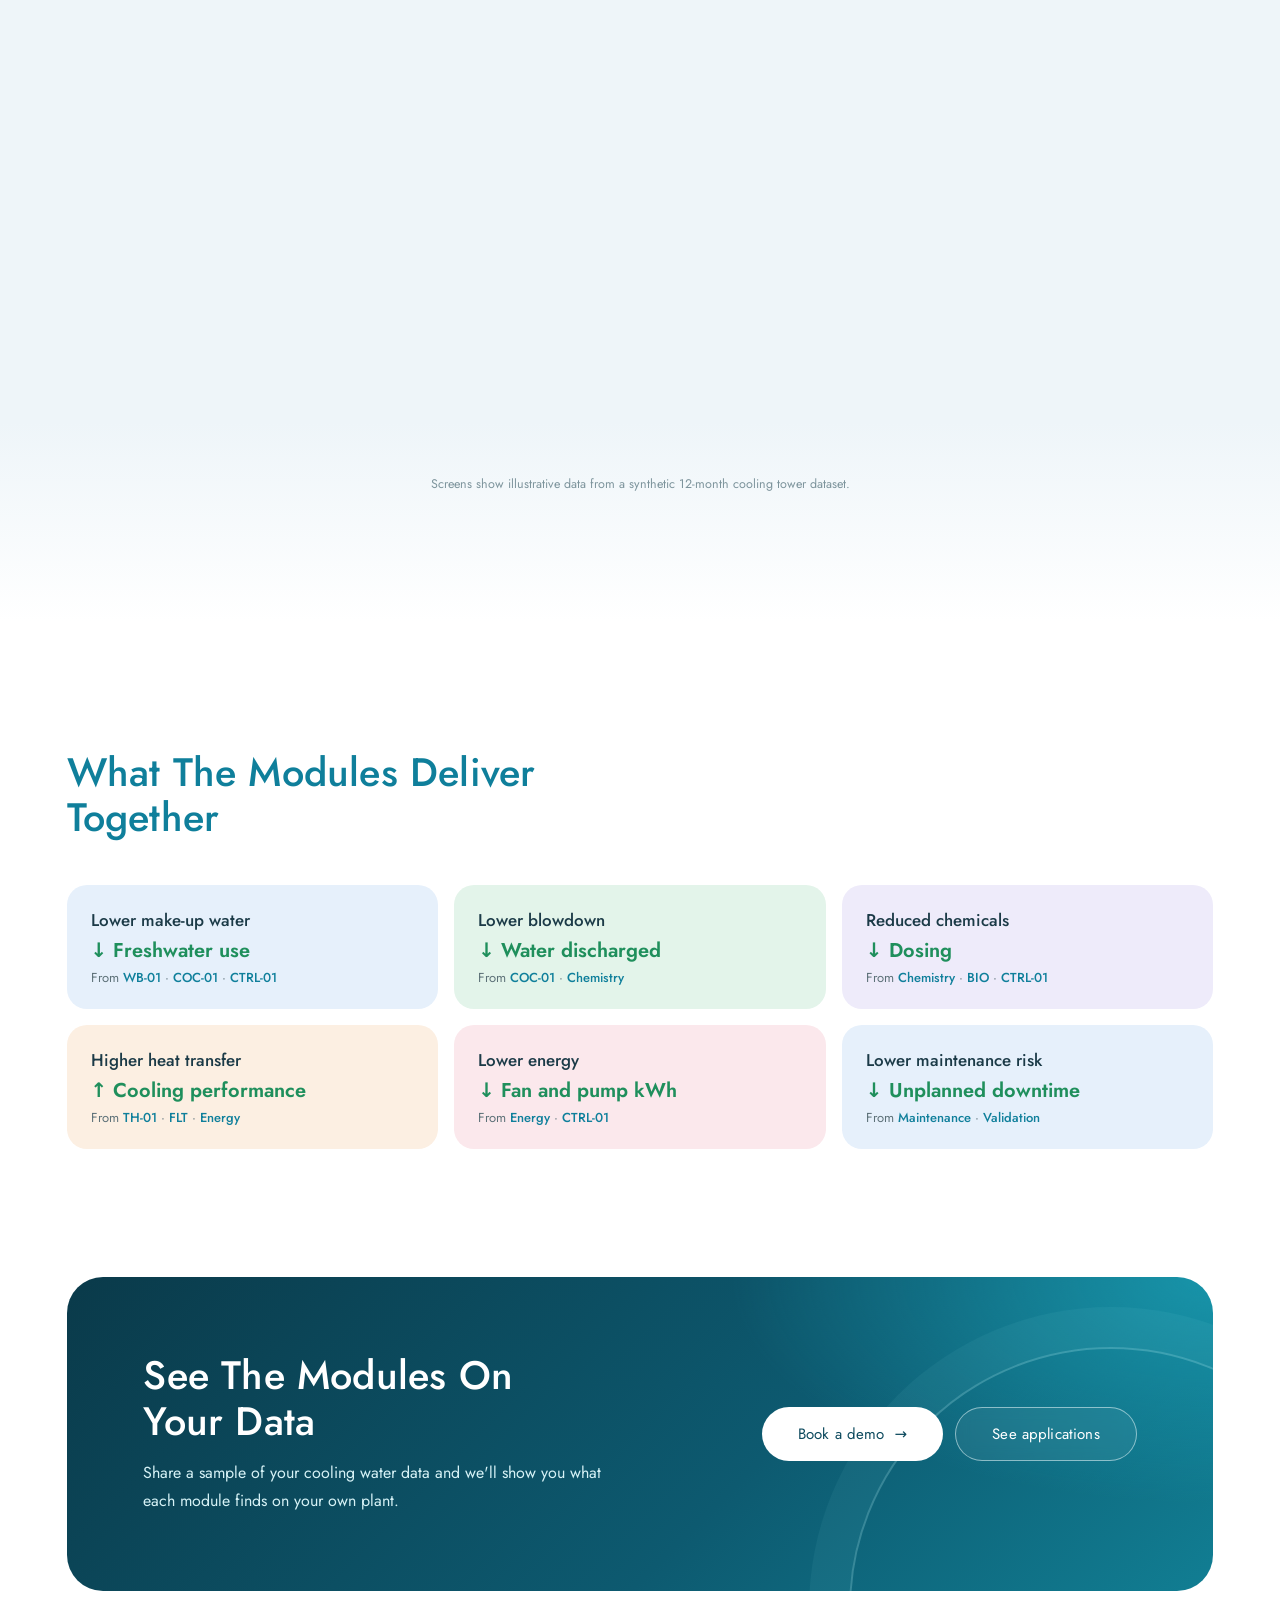
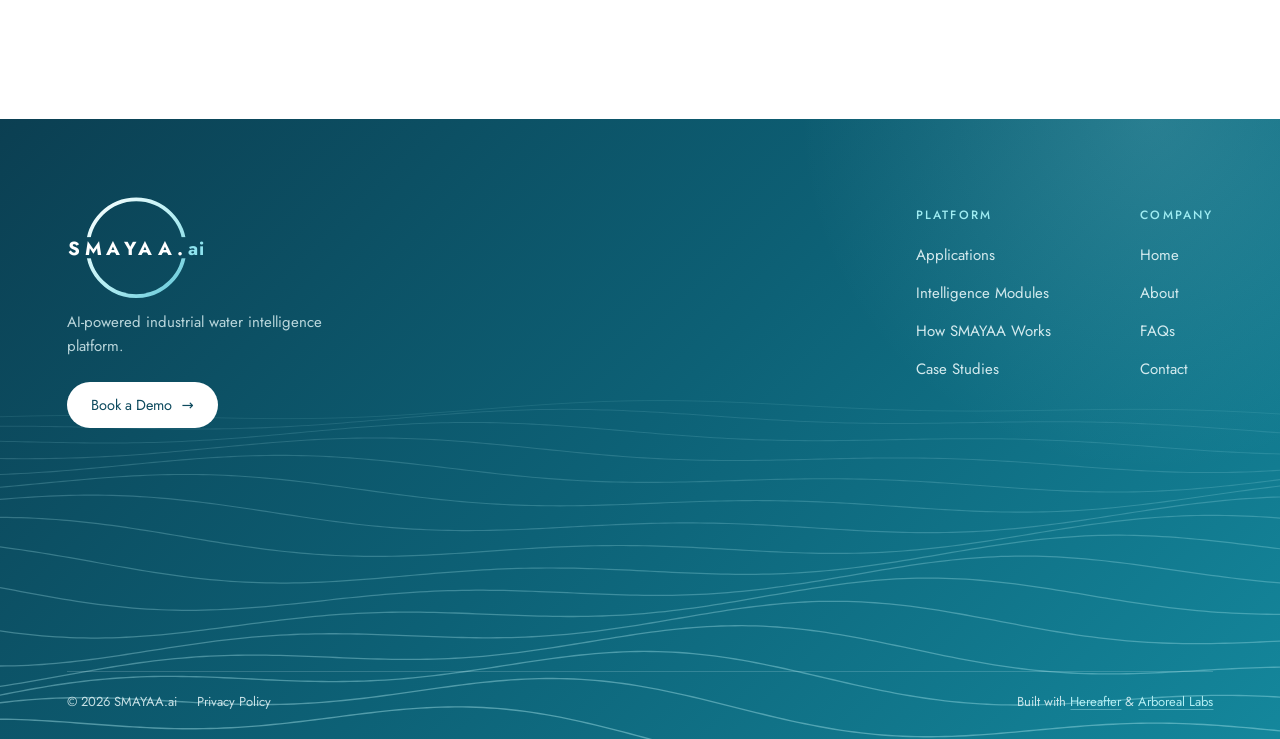
<file: modules.html>
<!doctype html>
<html lang="en">
<head>
<meta charset="utf-8">
<meta name="viewport" content="width=device-width, initial-scale=1, viewport-fit=cover">
<title>Intelligence Modules | Cooling Tower, Water Balance, COC &amp; Predictive Maintenance | SMAYAA.ai</title>
<meta name="description" content="Ten SMAYAA intelligence modules for industrial cooling water: cooling tower thermal performance, water balance, cycles of concentration, water chemistry and scaling, filtration, biofouling, heat transfer and energy, predictive maintenance, multi-objective optimization and engineering validation.">
<meta name="robots" content="index, follow, max-image-preview:large">
<link rel="canonical" href="https://smayaa.ai/modules">
<meta name="theme-color" content="#0d4a5e">
<meta property="og:type" content="website">
<meta property="og:site_name" content="SMAYAA.ai">
<meta property="og:title" content="SMAYAA.ai Intelligence Modules | AI For Cooling Water Systems">
<meta property="og:description" content="Ten modules that watch every part of your cooling water system and recommend what to change.">
<meta property="og:url" content="https://smayaa.ai/modules">
<meta name="twitter:card" content="summary_large_image">
<meta name="twitter:title" content="SMAYAA.ai Intelligence Modules">
<meta name="twitter:description" content="Ten modules that watch every part of your cooling water system and recommend what to change.">
<link rel="icon" href="data:image/svg+xml,%3Csvg xmlns='http://www.w3.org/2000/svg' viewBox='0 0 64 64'%3E%3Cdefs%3E%3ClinearGradient id='g' x1='0' y1='0' x2='1' y2='1'%3E%3Cstop offset='0' stop-color='%23b3eef3'/%3E%3Cstop offset='.5' stop-color='%235cc4d6'/%3E%3Cstop offset='1' stop-color='%230b7a98'/%3E%3C/linearGradient%3E%3C/defs%3E%3Ccircle cx='32' cy='32' r='26' fill='none' stroke='url(%23g)' stroke-width='8'/%3E%3C/svg%3E">
<link rel="preconnect" href="https://fonts.googleapis.com">
<link rel="preconnect" href="https://fonts.gstatic.com" crossorigin>
<link rel="stylesheet" href="https://fonts.googleapis.com/css2?family=Jost:wght@400;500;600&display=swap">
<script>document.documentElement.classList.add('js');</script>
<script type="application/ld+json">
{"@context":"https://schema.org","@graph":[
 {"@type":"WebPage","@id":"https://smayaa.ai/modules","url":"https://smayaa.ai/modules",
  "name":"Intelligence Modules | SMAYAA.ai","isPartOf":{"@id":"https://smayaa.ai/#site"}},
 {"@type":"BreadcrumbList","itemListElement":[
  {"@type":"ListItem","position":1,"name":"Home","item":"https://smayaa.ai/"},
  {"@type":"ListItem","position":2,"name":"Intelligence Modules","item":"https://smayaa.ai/modules"}]},
 {"@type":"ItemList","name":"SMAYAA core intelligence modules","itemListElement":[
  {"@type":"ListItem","position":1,"name":"Cooling Tower Thermal Intelligence","url":"https://smayaa.ai/modules#thermal"},
  {"@type":"ListItem","position":2,"name":"Water Balance Intelligence","url":"https://smayaa.ai/modules#water-balance"},
  {"@type":"ListItem","position":3,"name":"Cycles of Concentration Optimization","url":"https://smayaa.ai/modules#coc"},
  {"@type":"ListItem","position":4,"name":"Water Chemistry & Scaling Intelligence","url":"https://smayaa.ai/modules#chemistry"},
  {"@type":"ListItem","position":5,"name":"Filtration Intelligence","url":"https://smayaa.ai/modules#filtration"},
  {"@type":"ListItem","position":6,"name":"Biological Fouling Intelligence","url":"https://smayaa.ai/modules#biological"},
  {"@type":"ListItem","position":7,"name":"Heat Transfer & Energy Intelligence","url":"https://smayaa.ai/modules#energy"},
  {"@type":"ListItem","position":8,"name":"Predictive Maintenance & Anomaly Detection","url":"https://smayaa.ai/modules#predictive-maintenance"},
  {"@type":"ListItem","position":9,"name":"Multi-Objective Optimization Intelligence","url":"https://smayaa.ai/modules#optimization"},
  {"@type":"ListItem","position":10,"name":"Engineering Intelligence & Performance Validation","url":"https://smayaa.ai/modules#validation"}]}
]}
</script>
<link rel="stylesheet" href="assets/site.css?v=c25bb841">
<link rel="stylesheet" href="assets/screens.css?v=ab61aa86">
<style>
/* platform palette: the page borrows the product's cards, pills and status colours */
:root{--app:#eef5f9;--card:#fff;--edge:#dbe9ef;--ok:#1f8f5c;--ok-bg:#e3f4ea;--hi:#c2650f;--hi-bg:#fdecd9;--md:#2c6ed1;--md-bg:#e4eefc;--op:#7a4cc2;--op-bg:#efe7fb;--wt:#5d6f78;--wt-bg:#eef2f4}
.sec-head{display:flex;justify-content:space-between;align-items:end;gap:24px 60px;flex-wrap:wrap;margin-bottom:clamp(28px,3.4vw,48px)}
.sec-head h2{margin:0;max-width:20ch}
.sec-head p{margin:0;max-width:46ch;color:var(--muted);line-height:1.75}
.btn-light{background:#fff;color:var(--deep)}
.btn-light:hover{color:#fff}
.btn-ghost{background:rgba(255,255,255,.06);border:1px solid rgba(232,247,249,.55);-webkit-backdrop-filter:blur(8px);backdrop-filter:blur(8px)}
.btn-ghost::before{background:rgba(255,255,255,.14)}

/* ---------- hero ---------- */
.hero-sub{height:clamp(560px,78vh,760px);max-height:none}
.hero-sub .wrap{padding-bottom:clamp(56px,9vh,110px)}
.hero-sub h1{font-size:clamp(34px,4vw,64px);line-height:1.18}
.hero-sub h1 .w{display:block;width:max-content;max-width:100%}
.hero-sub h1 .w:nth-child(2) span{background:linear-gradient(90deg,#fff 30%,#b3eef3);-webkit-background-clip:text;background-clip:text;color:transparent}
.hero-sub h1 .w>span,.hero-sub .rise{animation:lineUp 1s var(--ease) both}
.hero-sub h1 .w:nth-child(2)>span{animation-delay:.08s}.hero-sub h1 .w:nth-child(3)>span{animation-delay:.16s}
.hero-sub .rise{animation-name:riseIn}
@keyframes lineUp{from{transform:translateY(105%)}to{transform:none}}
@keyframes riseIn{from{opacity:0;transform:translateY(16px)}to{opacity:1;transform:none}}
.hero-lede{max-width:54ch;margin:24px 0 0;font-size:clamp(15px,1.2vw,18px);line-height:1.7;color:rgba(232,248,250,.88);animation-delay:.3s!important}
.hero-act{display:flex;flex-wrap:wrap;gap:14px;margin-top:34px;pointer-events:auto;animation-delay:.42s!important}

/* ---------- shared platform pieces ---------- */
.ring{flex:none;display:grid;place-items:center;width:46px;height:46px;border-radius:50%;background:#fff;box-shadow:inset 0 0 0 2px var(--teal);transition:background .3s,box-shadow .3s,transform .4s var(--ease)}
.ring img,.ring .lu{width:24px;height:24px}
.lu{fill:none;stroke:currentColor;stroke-width:1.9;stroke-linecap:round;stroke-linejoin:round;color:var(--deep)}
.live{display:inline-flex;align-items:center;gap:7px;font-size:12.5px;color:var(--ok)}
.live::before{content:"";width:7px;height:7px;border-radius:50%;background:currentColor;box-shadow:0 0 0 0 rgba(31,143,92,.5);animation:ping 2.4s infinite}
@keyframes ping{70%{box-shadow:0 0 0 7px rgba(31,143,92,0)}100%{box-shadow:0 0 0 0 rgba(31,143,92,0)}}

/* ---------- module index: the platform's modules row ---------- */
.m-index{padding:clamp(64px,8vw,120px) 0 0}
.m-index .sec-head{margin-bottom:0}
.panel{background:var(--card);border-radius:24px;box-shadow:0 30px 60px -40px rgba(13,74,94,.35),inset 0 0 0 1px var(--edge)}

/* ---------- module catalogue ---------- */
.cat{padding:clamp(24px,3vw,40px) 0 clamp(80px,10vw,140px);background:linear-gradient(180deg,#fff 0,var(--app) 160px,var(--app) calc(100% - 200px),#fff)}
.cat-grid{display:grid;grid-template-columns:minmax(240px,290px) minmax(0,1fr);gap:clamp(20px,2.6vw,40px);align-items:start}
.mnav{position:sticky;top:96px;padding:14px;display:flex;flex-direction:column;height:var(--navh,auto)}
.mnav ol{flex:1;justify-content:space-evenly}
.mnav p{margin:6px 10px 12px;font-size:12px;letter-spacing:.14em;text-transform:uppercase;color:#8aa6ae}
.mnav ol{list-style:none;margin:0;padding:0;display:flex;flex-direction:column;gap:2px}
.mnav a{position:relative;display:flex;align-items:center;gap:12px;padding:9px 10px;border-radius:12px;font-size:14px;line-height:1.3;color:var(--muted);transition:background .3s,color .3s}
.mnav a .ring{width:34px;height:34px;box-shadow:inset 0 0 0 1.5px #b9dbe3}
.mnav a .ring .lu{width:18px;height:18px}
.mnav a:hover{background:var(--soft);color:var(--deep)}
.mnav a[aria-current=true]{background:#e6f5f8;color:var(--deep);font-weight:500}
.mnav a[aria-current=true] .ring{box-shadow:inset 0 0 0 2px var(--teal)}
.mnav.tight a{padding:5px 10px;font-size:13.5px}
.mnav.tight a .ring{width:28px;height:28px}
.mnav.tight a .ring .lu{width:15px;height:15px}
.mnav.tight p{margin-bottom:6px}
.mnav.grow{height:auto}
.mnav a[aria-current=true]::before{content:"";position:absolute;left:-14px;top:10px;bottom:10px;width:3px;border-radius:0 3px 3px 0;background:linear-gradient(180deg,#5cc4d6,#0b7a98)}
.mstack{display:flex;flex-direction:column;gap:clamp(22px,2.4vw,34px)}

.mod{scroll-margin-top:96px;padding:clamp(24px,3vw,44px) clamp(24px,3vw,44px) clamp(10px,1.4vw,20px);border-radius:24px;background:#fff;box-shadow:0 30px 60px -44px rgba(13,74,94,.4),inset 0 0 0 1px #e3eef2}
.mh{display:grid;grid-template-columns:auto minmax(0,1fr);gap:4px 22px}
.mh .mn{grid-row:span 3;font-size:15px;font-weight:500;line-height:2;color:var(--teal);font-variant-numeric:tabular-nums}
.mh .mc{font-size:12.5px;letter-spacing:.12em;color:#8aa6ae}
.mh h2{margin:0;font-size:clamp(22px,2vw,30px);font-weight:500;line-height:1.22;color:var(--deep)}
.mh p{margin:10px 0 0;max-width:68ch;font-size:clamp(15px,1.05vw,16.5px);line-height:1.75;color:var(--muted)}
.lap{margin:clamp(18px,2vw,28px) auto 0;max-width:980px}
.lap{opacity:0;transform:translateY(24px);transition:opacity .9s var(--ease),transform 1.1s var(--ease)}
.mod.seen .lap{opacity:1;transform:none}
@media (max-width:640px){.mod{padding:20px 14px 8px;border-radius:20px}.mh{display:block}.mh .mn{line-height:1.4;margin-right:12px}.mh h2{margin-top:6px}.mh p{margin-inline:2px}}
@media (prefers-reduced-motion:reduce){.lap{opacity:1;transform:none;transition:none}}
/* one pinned laptop: scrolling through the track switches the module text and the screen */
.mtrack{position:relative}
.manc{position:absolute;left:0;width:1px;height:1px;scroll-margin-top:96px;pointer-events:none}
.mpin{position:sticky;top:96px}
.mview{padding-bottom:clamp(14px,1.6vw,22px)}
.mheads{display:grid}
.mview .mh{grid-area:1/1;opacity:0;visibility:hidden;transform:translateY(12px);transition:opacity .4s var(--ease),transform .6s var(--ease),visibility 0s linear .4s}
.mview .mh.on{opacity:1;visibility:visible;transform:none;transition-delay:0s}
.mview .lap{width:min(100%,calc((100vh - 96px - var(--mh,200px) - 150px) * 1.7045));min-width:min(100%,380px)}
.mprog{display:flex;align-items:center;gap:16px;margin:clamp(12px,1.4vw,18px) auto 0;max-width:980px;font-size:12.5px;color:#8aa6ae;font-variant-numeric:tabular-nums}
.mprog b{font-weight:500;color:var(--teal)}
.mbar{flex:1;height:3px;border-radius:3px;background:#e3eef2;overflow:hidden}
.mbar i{display:block;height:100%;border-radius:3px;background:linear-gradient(90deg,#5cc4d6,#0b7a98);transform-origin:left;transform:scaleX(var(--p,.1))}
@media (max-width:980px){.manc{scroll-margin-top:136px}.mpin{top:136px}.mview .lap{width:min(100%,calc((100vh - 136px - var(--mh,200px) - 110px) * 1.7045))}}
@media (max-width:640px){.mhint{display:none}.mview .mh p{font-size:14px;line-height:1.6}}
@media (prefers-reduced-motion:reduce){.mview .mh{transition:none;transform:none}}
@media (max-width:980px) and (orientation:landscape) and (max-height:600px){
  .mnav{position:static}
  .mpin{top:76px}.manc{scroll-margin-top:76px}
  .mview{display:grid;grid-template-columns:minmax(0,1fr) minmax(0,1.05fr);gap:6px 22px;align-items:center;padding:16px 18px 10px}
  .mview .mh h2{font-size:19px}.mview .mh p{font-size:13px;line-height:1.55;margin-top:6px}
  .mview .lap{margin:0;width:min(100%,calc((100svh - 150px) * 1.7045));min-width:0;justify-self:center}
  .mprog{grid-column:1/-1;margin-top:4px;width:100%}
}
.app-note{margin-top:22px;font-size:12.5px;color:#7d949c;text-align:center}

/* ---------- outcomes: the platform's customer-gains tiles ---------- */
.gains{padding:clamp(80px,10vw,140px) 0 clamp(40px,5vw,70px)}
.gain-grid{display:grid;grid-template-columns:repeat(3,minmax(0,1fr));gap:16px;list-style:none;margin:0;padding:0}
.gain{display:grid;gap:4px;padding:22px 24px 20px;border-radius:20px;background:var(--g);transition:transform .4s var(--ease),box-shadow .4s}
.gain:hover{transform:translateY(-4px);box-shadow:0 24px 40px -28px rgba(13,74,94,.45)}
.gain h3{margin:0;font-size:17px;font-weight:500;color:#1b3a47}
.gain .dir{font-size:20px;font-weight:600;color:var(--ok);line-height:1.3}
.gain p{margin:0;font-size:13px;color:#5d7178}
.gain p span{color:var(--teal);font-weight:500}

.cta-band{padding:clamp(40px,5vw,70px) 0 clamp(80px,10vw,140px)}
.cta-box{position:relative;overflow:hidden;border-radius:36px;padding:clamp(40px,6vw,88px);color:#fff;display:grid;grid-template-columns:1.3fr auto;gap:30px 60px;align-items:center;
  background:radial-gradient(70% 120% at 100% 0%,rgba(31,182,203,.55),transparent 60%),linear-gradient(135deg,#0a3a4a,#0d5a70 60%,#117e93)}
.cta-box::after{content:"";position:absolute;width:520px;aspect-ratio:1;right:-160px;bottom:-280px;border-radius:50%;border:2px solid rgba(179,238,243,.25);box-shadow:0 0 0 40px rgba(179,238,243,.05)}
.cta-box h2{color:#fff;margin:0 0 14px;max-width:18ch}
.cta-box p{margin:0;max-width:48ch;color:#d6f2f6;line-height:1.75}
.cta-act{position:relative;z-index:1;display:flex;flex-wrap:wrap;gap:12px}

@media (max-width:1180px){
  .gain-grid{grid-template-columns:repeat(2,minmax(0,1fr))}
}
@media (max-width:980px){
  .cat-grid{grid-template-columns:minmax(0,1fr)}
  /* the navigator becomes a sticky strip of chips under the header */
  .mnav{height:auto;top:68px;z-index:5;margin-inline:calc(var(--pad) * -1);padding:10px var(--pad);border-radius:0;background:rgba(238,245,249,.92);-webkit-backdrop-filter:blur(12px);backdrop-filter:blur(12px);box-shadow:0 1px 0 var(--edge)}
  .mnav p{display:none}
  .mnav ol{flex:none;flex-direction:row;overflow-x:auto;justify-content:flex-start;scrollbar-width:none;gap:6px}
  .mnav ol::-webkit-scrollbar{display:none}
  .mnav li{flex:none}
  .mnav a{white-space:nowrap;padding:6px 14px 6px 6px;border-radius:999px;background:#fff;box-shadow:inset 0 0 0 1px var(--edge);font-size:13.5px;gap:8px}
  .mnav a .ring{width:28px;height:28px}
  .mnav a .ring .lu{width:15px;height:15px}
  .mnav a[aria-current=true]::before{display:none}
  .mnav a[aria-current=true]{box-shadow:inset 0 0 0 1.5px var(--teal)}
  .mod{scroll-margin-top:140px}
  .cta-box{grid-template-columns:1fr}
}
@media (max-width:640px){
  .gain-grid{grid-template-columns:1fr}
  .hero-act .btn{flex:1;justify-content:center;white-space:nowrap;padding-inline:18px}
}
</style>
</head>
<body>
<a class="sr-only" href="#main">Skip to content</a>

<div id="stage" aria-hidden="true"><svg id="opener" viewBox="30 120 1340 1180" xmlns="http://www.w3.org/2000/svg" role="img" aria-label="SMAYAA.ai">
        <defs>
          <linearGradient id="gTeal" gradientUnits="userSpaceOnUse" x1="150" y1="0" x2="850" y2="0">
            <stop offset="0" stop-color="#34b3c8"/><stop offset="1" stop-color="#009db6"/>
          </linearGradient>
          <linearGradient id="gDark" gradientUnits="userSpaceOnUse" x1="150" y1="0" x2="500" y2="0">
            <stop offset="0" stop-color="#006d88"/><stop offset="1" stop-color="#0a88a4"/>
          </linearGradient>
          <!-- pale cyan at the top left, deepening to blue-teal at the bottom right -->
          <linearGradient id="gRing" gradientUnits="userSpaceOnUse" x1="300" y1="308" x2="1100" y2="1108">
            <stop offset="0" stop-color="#b3eef3"/><stop offset="0.5" stop-color="#5cc4d6"/><stop offset="1" stop-color="#0b7a98"/>
          </linearGradient>
          <clipPath id="clipU"><path id="clipUPath"/></clipPath>
          <clipPath id="clipL"><path id="clipLPath"/></clipPath>
          <mask id="ringMask" maskUnits="userSpaceOnUse" x="0" y="0" width="1400" height="1440">
            <rect x="0" y="0" width="1400" height="1440" fill="#fff"/>
            <rect id="gap" x="700" y="708" width="1400" height="0" fill="#000"/><rect id="gapL" x="0" y="708" width="700" height="0" fill="#000"/>
          </mask>
          <g id="shade">
            <circle cx="700" cy="708" r="572" fill="#75d8e0"/>
            <g id="shadeShift">
              <path id="waveA" fill="url(#gTeal)" d="M-300 0 L1700 0 L1700 425 L1180 425 C1000 395 900 385 830 392 C700 410 640 490 615 580 C595 660 585 760 560 860 C530 970 450 1028 320 1026 L-300 1022 Z"/>
              <path id="waveB" fill="url(#gDark)" d="M-300 0 L497 0 C488 260 492 400 490 470 C488 560 430 620 360 665 C300 700 200 722 -300 730 Z"/>
              <path id="darkest" fill="#00586e" d="M-300 0 L345 0 C340 220 290 320 160 335 L-300 335 Z"/>
            </g>
          </g>
        </defs>
        <g id="sphere">
          <g clip-path="url(#clipU)"><use href="#shade"/></g>
          
          <g id="lines" fill="none" stroke="#b6eff2" stroke-width="4" stroke-linecap="round"></g>
          <g id="dots" fill="#b6eff2"></g>
          
        </g>
        <circle id="ring" cx="700" cy="708" r="565" fill="none" stroke="url(#gRing)" stroke-width="44" mask="url(#ringMask)" opacity="0"/>
        <g id="wordWrap">
          <text x="700" y="768" text-anchor="middle" font-family="'Century Gothic', Jost, Futura, sans-serif" font-size="166" font-weight="700"><tspan fill="#0d4f66" letter-spacing="40">SMAYAA.</tspan><tspan fill="#1fb6cb" letter-spacing="6">ai</tspan></text>
        </g>
      </svg></div>

<header class="hdr" id="hdr">
  <div class="wrap">
    <a class="brand" href="/" aria-label="SMAYAA.ai home">
      <span id="brandSlot"></span>
      <img class="brand-static" src="[data-uri]" alt="SMAYAA.ai" width="140" height="42">
    </a>
    <button class="burger" id="burger" aria-label="Open menu" aria-expanded="false" aria-controls="nav"><span></span></button>
    <nav class="nav" id="nav" aria-label="Main">
      <a href="about" data-nav="about">About</a>
      <a href="applications" data-nav="applications">Applications</a>
      <a href="modules" data-nav="modules" aria-current="page">Intelligence Modules</a>
      <div class="dd" id="dd">
        <button aria-expanded="false" aria-haspopup="true">How It Works <svg viewBox="0 0 10 6" aria-hidden="true"><path d="M1 1l4 4 4-4" fill="none" stroke="currentColor" stroke-width="1.4"/></svg></button>
        <div class="dd-menu">
          <a href="how-it-works" data-nav="how-it-works">How SMAYAA Works</a>
          <a href="case-studies" data-nav="case-studies">Case Studies</a>
        </div>
      </div>
      <a class="pill" href="book-a-demo" data-nav="book-a-demo" data-demo>Book a Demo</a>
    </nav>
  </div>
</header>

<main id="main">
  <section class="hero hero-sub" id="top" aria-labelledby="hero-title">
    <canvas id="net" aria-hidden="true"></canvas>
    <div class="wrap">
      <h1 id="hero-title"><span class="w"><span>Intelligence Modules</span></span> <span class="w"><span>For Every Part Of Your</span></span> <span class="w"><span>Cooling Water System</span></span></h1>
      <p class="hero-lede rise">Ten specialised modules read your plant data, each watching one part of the cooling water system, and work together to recommend what to change and why.</p>
      <div class="hero-act rise">
        <a class="btn btn-light" href="#catalogue">Explore modules <span class="arr" aria-hidden="true">↓</span></a>
        <a class="btn btn-ghost" href="book-a-demo" data-demo>Book a demo</a>
      </div>
    </div>
  </section>

  <section class="m-index" aria-labelledby="core-title">
    <div class="wrap">
      <div class="sec-head rv">
        <h2 id="core-title">Core Intelligence Modules</h2>
        <p>The same modules you see in the SMAYAA platform. Pick one to see what it reads, what it watches for and what it recommends.</p>
      </div>
    </div>
  </section>

  <section class="cat" id="catalogue" aria-label="Module details">
    <div class="wrap cat-grid">
      <nav class="panel mnav" aria-label="Jump to module">
        <p>Modules</p>
        <ol>
          <li><a href="#thermal"><span class="ring"><svg class="lu" viewBox="0 0 24 24" width="18" height="18" aria-hidden="true"><path d="M14 4v10.54a4 4 0 1 1-4 0V4a2 2 0 0 1 4 0Z"/></svg></span>Cooling Tower Thermal</a></li>
          <li><a href="#water-balance"><span class="ring"><svg class="lu" viewBox="0 0 24 24" width="18" height="18" aria-hidden="true"><path d="M7 16.3c2.2 0 4-1.83 4-4.05 0-1.16-.57-2.26-1.71-3.19S7.29 6.75 7 5.3c-.29 1.45-1.14 2.84-2.29 3.76S3 11.1 3 12.25c0 2.22 1.8 4.05 4 4.05z"/><path d="M12.56 6.6A10.97 10.97 0 0 0 14 3.02c.5 2.5 2 4.9 4 6.5s3 3.5 3 5.5a6.98 6.98 0 0 1-11.91 4.97"/></svg></span>Water Balance</a></li>
          <li><a href="#coc"><span class="ring"><svg class="lu" viewBox="0 0 24 24" width="18" height="18" aria-hidden="true"><path d="M2 6c.6.5 1.2 1 2.5 1C7 7 7 5 9.5 5c2.6 0 2.4 2 5 2 2.5 0 2.5-2 5-2 1.3 0 1.9.5 2.5 1"/><path d="M2 12c.6.5 1.2 1 2.5 1 2.5 0 2.5-2 5-2 2.6 0 2.4 2 5 2 2.5 0 2.5-2 5-2 1.3 0 1.9.5 2.5 1"/><path d="M2 18c.6.5 1.2 1 2.5 1 2.5 0 2.5-2 5-2 2.6 0 2.4 2 5 2 2.5 0 2.5-2 5-2 1.3 0 1.9.5 2.5 1"/></svg></span>Cycles of Concentration</a></li>
          <li><a href="#chemistry"><span class="ring"><svg class="lu" viewBox="0 0 24 24" width="18" height="18" aria-hidden="true"><path d="M10 2v7.527a2 2 0 0 1-.211.896L4.72 20.55a1 1 0 0 0 .9 1.45h12.76a1 1 0 0 0 .9-1.45l-5.069-10.127A2 2 0 0 1 14 9.527V2"/><path d="M8.5 2h7"/><path d="M7 16h10"/></svg></span>Chemistry &amp; Scaling</a></li>
          <li><a href="#filtration"><span class="ring"><svg class="lu" viewBox="0 0 24 24" width="18" height="18" aria-hidden="true"><path d="M22 3H2l8 9.46V19l4 2v-8.54L22 3z"/></svg></span>Filtration</a></li>
          <li><a href="#biological"><span class="ring"><svg class="lu" viewBox="0 0 24 24" width="18" height="18" aria-hidden="true"><path d="m8 2 1.88 1.88"/><path d="M14.12 3.88 16 2"/><path d="M9 7.13v-1a3.003 3.003 0 1 1 6 0v1"/><path d="M12 20c-3.3 0-6-2.7-6-6v-3a4 4 0 0 1 4-4h4a4 4 0 0 1 4 4v3c0 3.3-2.7 6-6 6"/><path d="M12 20v-9"/><path d="M6.53 9C4.6 8.8 3 7.1 3 5"/><path d="M6 13H2"/><path d="M3 21c0-2.1 1.7-3.9 3.8-4"/><path d="M20.97 5c0 2.1-1.6 3.8-3.5 4"/><path d="M22 13h-4"/><path d="M17.2 17c2.1.1 3.8 1.9 3.8 4"/></svg></span>Biological Fouling</a></li>
          <li><a href="#energy"><span class="ring"><svg class="lu" viewBox="0 0 24 24" width="18" height="18" aria-hidden="true"><path d="M4 14a1 1 0 0 1-.78-1.63l9.9-10.2a.5.5 0 0 1 .86.46l-1.92 6.02A1 1 0 0 0 13 10h7a1 1 0 0 1 .78 1.63l-9.9 10.2a.5.5 0 0 1-.86-.46l1.92-6.02A1 1 0 0 0 11 14z"/></svg></span>Heat Transfer &amp; Energy</a></li>
          <li><a href="#predictive-maintenance"><span class="ring"><svg class="lu" viewBox="0 0 24 24" width="18" height="18" aria-hidden="true"><path d="M14.7 6.3a1 1 0 0 0 0 1.4l1.6 1.6a1 1 0 0 0 1.4 0l3.77-3.77a6 6 0 0 1-7.94 7.94l-6.91 6.91a2.12 2.12 0 0 1-3-3l6.91-6.91a6 6 0 0 1 7.94-7.94l-3.76 3.76z"/></svg></span>Predictive Maintenance</a></li>
          <li><a href="#optimization"><span class="ring"><svg class="lu" viewBox="0 0 24 24" width="18" height="18" aria-hidden="true"><path d="M9.937 15.5A2 2 0 0 0 8.5 14.063l-6.135-1.582a.5.5 0 0 1 0-.962L8.5 9.936A2 2 0 0 0 9.937 8.5l1.582-6.135a.5.5 0 0 1 .963 0L14.063 8.5A2 2 0 0 0 15.5 9.937l6.135 1.581a.5.5 0 0 1 0 .964L15.5 14.063a2 2 0 0 0-1.437 1.437l-1.582 6.135a.5.5 0 0 1-.963 0z"/><path d="M20 3v4"/><path d="M22 5h-4"/><path d="M4 17v2"/><path d="M5 18H3"/></svg></span>Multi-Objective Optimization</a></li>
          <li><a href="#validation"><span class="ring"><svg class="lu" viewBox="0 0 24 24" width="18" height="18" aria-hidden="true"><path d="M4.9 19.1C1 15.2 1 8.8 4.9 4.9"/><path d="M7.8 16.2c-2.3-2.3-2.3-6.1 0-8.5"/><circle cx="12" cy="12" r="2"/><path d="M16.2 7.8c2.3 2.3 2.3 6.1 0 8.5"/><path d="M19.1 4.9C23 8.8 23 15.1 19.1 19.1"/></svg></span>Engineering Validation</a></li>
        </ol>
      </nav>

      <div class="mtrack" id="mtrack">
          <span class="manc" id="thermal" aria-hidden="true"></span>
          <span class="manc" id="water-balance" aria-hidden="true"></span>
          <span class="manc" id="coc" aria-hidden="true"></span>
          <span class="manc" id="chemistry" aria-hidden="true"></span>
          <span class="manc" id="filtration" aria-hidden="true"></span>
          <span class="manc" id="biological" aria-hidden="true"></span>
          <span class="manc" id="energy" aria-hidden="true"></span>
          <span class="manc" id="predictive-maintenance" aria-hidden="true"></span>
          <span class="manc" id="optimization" aria-hidden="true"></span>
          <span class="manc" id="validation" aria-hidden="true"></span>
        <div class="mpin">
          <article class="mod mview" aria-label="Module details">
            <div class="mheads" aria-live="polite">
            <header class="mh on" data-slug="thermal" data-id="thermal"><span class="mn">01</span><span class="mc">TH-01</span><h2 id="h-thermal">Cooling Tower Thermal Intelligence</h2><p>Monitor cooling tower range, approach, wet-bulb temperature, heat load, and cooling performance to identify efficiency losses and opportunities for improvement.</p></header>
            <header class="mh" data-slug="water-balance" data-id="water-balance"><span class="mn">02</span><span class="mc">WB-01</span><h2 id="h-wb">Water Balance Intelligence</h2><p>Track make-up water, evaporation, blowdown, drift, and other water losses to identify excessive water consumption and opportunities for freshwater savings.</p></header>
            <header class="mh" data-slug="coc" data-id="coc"><span class="mn">03</span><span class="mc">COC-01</span><h2 id="h-coc">Cycles of Concentration Optimization</h2><p>Analyze conductivity, make-up water quality, blowdown, and operating constraints to recommend optimized cycles of concentration and reduced water wastage.</p></header>
            <header class="mh" data-slug="chemistry" data-id="chemistry"><span class="mn">04</span><h2 id="h-chem">Water Chemistry &amp; Scaling Intelligence</h2><p>Monitor water chemistry, hardness, alkalinity, pH, conductivity, and scaling or corrosion indicators to assess risks to cooling equipment and heat transfer surfaces.</p></header>
            <header class="mh" data-slug="filtration" data-id="filtration"><span class="mn">05</span><span class="mc">FLT</span><h2 id="h-flt">Filtration Intelligence</h2><p>Analyze filtration performance, turbidity, suspended solids, differential pressure, cleaning cycles, and filter efficiency to identify fouling and optimize filtration operations.</p></header>
            <header class="mh" data-slug="biological" data-id="biological"><span class="mn">06</span><span class="mc">BIO</span><h2 id="h-bio">Biological Fouling Intelligence</h2><p>Evaluate available microbiological and operating data to identify conditions that increase biofouling risk and support preventive maintenance.</p></header>
            <header class="mh" data-slug="energy" data-id="energy"><span class="mn">07</span><h2 id="h-en">Heat Transfer &amp; Energy Intelligence</h2><p>Correlate cooling performance, water quality, flow, temperature, fan operation, and pumping energy to identify opportunities for improved thermal and energy efficiency.</p></header>
            <header class="mh" data-slug="predictive-maintenance" data-id="predictive-maintenance"><span class="mn">08</span><h2 id="h-pm">Predictive Maintenance &amp; Anomaly Detection</h2><p>Use historical trends, multivariable analysis, and machine learning to identify unusual operating conditions and emerging equipment-performance problems before they cause major disruptions.</p></header>
            <header class="mh" data-slug="optimization" data-id="optimization"><span class="mn">09</span><span class="mc">CTRL-01</span><h2 id="h-opt">Multi-Objective Optimization Intelligence</h2><p>Evaluate the relationship between water consumption, cooling efficiency, energy, chemical consumption, and equipment reliability to recommend technically feasible operating improvements.</p></header>
            <header class="mh" data-slug="validation" data-id="validation"><span class="mn">10</span><h2 id="h-val">Engineering Intelligence &amp; Performance Validation</h2><p>Perform engineering calculations, sensor-data validation, KPI monitoring, baseline comparisons, and performance verification to support reliable operational recommendations.</p></header>
            </div>
            <figure class="lap lapx"><div class="lap-scr" data-screen="thermal"></div><img class="lap-frame" src="img/laptop-frame.webp" width="1500" height="880" decoding="async" alt="SMAYAA platform screen for the selected module"></figure>
            <div class="mprog"><span class="mcount"><b>01</b> / 10</span><span class="mbar"><i></i></span><span class="mhint">Scroll for the next module</span></div>
          </article>
        </div>
      </div>
    </div>
    <p class="wrap app-note">Screens show illustrative data from a synthetic 12-month cooling tower dataset.</p>
  </section>


  <section class="gains" aria-labelledby="gains-title">
    <div class="wrap">
      <div class="sec-head rv">
        <h2 id="gains-title">What The Modules Deliver Together</h2>      </div>
      <ul class="gain-grid rv">
        <li class="gain" style="--g:#e6f0fb"><h3>Lower make-up water</h3><span class="dir">↓ Freshwater use</span><p>From <span>WB-01</span> · <span>COC-01</span> · <span>CTRL-01</span></p></li>
        <li class="gain" style="--g:#e3f4ea"><h3>Lower blowdown</h3><span class="dir">↓ Water discharged</span><p>From <span>COC-01</span> · <span>Chemistry</span></p></li>
        <li class="gain" style="--g:#eeebfa"><h3>Reduced chemicals</h3><span class="dir">↓ Dosing</span><p>From <span>Chemistry</span> · <span>BIO</span> · <span>CTRL-01</span></p></li>
        <li class="gain" style="--g:#fcefe2"><h3>Higher heat transfer</h3><span class="dir">↑ Cooling performance</span><p>From <span>TH-01</span> · <span>FLT</span> · <span>Energy</span></p></li>
        <li class="gain" style="--g:#fbe8ec"><h3>Lower energy</h3><span class="dir">↓ Fan and pump kWh</span><p>From <span>Energy</span> · <span>CTRL-01</span></p></li>
        <li class="gain" style="--g:#e6f0fb"><h3>Lower maintenance risk</h3><span class="dir">↓ Unplanned downtime</span><p>From <span>Maintenance</span> · <span>Validation</span></p></li>
      </ul>
    </div>
  </section>

  <section class="cta-band" aria-labelledby="cta-title">
    <div class="wrap">
      <div class="cta-box rv">
        <div><h2 id="cta-title">See The Modules On Your Data</h2><p>Share a sample of your cooling water data and we'll show you what each module finds on your own plant.</p></div>
        <div class="cta-act"><a class="btn btn-light" href="book-a-demo" data-demo>Book a demo <span class="arr" aria-hidden="true">→</span></a><a class="btn btn-ghost" href="applications">See applications</a></div>
      </div>
    </div>
  </section>
</main>

<template id="sx-logo"><img class="lg" src="[data-uri]" alt="" width="120" height="36"></template>

<footer class="foot" id="contact">
  <canvas class="foot-wave" id="footWave" aria-hidden="true"></canvas>
  <div class="wrap">
    <div class="foot-top">
      <div class="foot-brand">
        <svg class="foot-logo" viewBox="0 0 440 300" role="img" aria-label="SMAYAA.ai">
          <defs>
            <linearGradient id="fRing" x1="0" y1="0" x2="1" y2="1"><stop offset="0" stop-color="#ffffff"/><stop offset=".55" stop-color="#b3eef3"/><stop offset="1" stop-color="#5cc4d6"/></linearGradient>
            <mask id="fGap" maskUnits="userSpaceOnUse" x="0" y="0" width="440" height="300"><rect width="440" height="300" fill="#fff"/><rect x="0" y="122" width="440" height="56" fill="#000"/></mask>
          </defs>
          <circle cx="220" cy="150" r="128" fill="none" stroke="url(#fRing)" stroke-width="10" mask="url(#fGap)"/>
          <text x="220" y="168" text-anchor="middle" font-family="'Century Gothic', Jost, Futura, sans-serif" font-size="50" font-weight="700"><tspan fill="#fff" letter-spacing="12">SMAYAA.</tspan><tspan fill="#8fe3ee" letter-spacing="2">ai</tspan></text>
        </svg>
        <p>AI-powered industrial water intelligence platform.</p>
        <a class="foot-cta" href="book-a-demo" data-demo>Book a Demo <span aria-hidden="true">→</span></a>
      </div>
      <nav class="foot-nav" aria-label="Footer">
        <div>
          <h2>Platform</h2>
          <a href="applications">Applications</a>
          <a href="modules">Intelligence Modules</a>
          <a href="how-it-works">How SMAYAA Works</a>
          <a href="case-studies">Case Studies</a>
        </div>
        <div>
          <h2>Company</h2>
          <a href="/">Home</a>
          <a href="about">About</a>
          <a href="faq">FAQs</a>
          <a href="book-a-demo#contact">Contact</a>
        </div>
      </nav>
    </div>
    <div class="foot-bot"><span class="fb-l"><span>© 2026 SMAYAA.ai</span><a href="#contact">Privacy Policy</a></span><span class="fb-credit">Built with <a href="https://www.hereafter.co.in/" target="_blank" rel="noopener">Hereafter</a> &amp; <a href="https://arboreallabs.com/website-solutions" target="_blank" rel="noopener">Arboreal Labs</a></span></div>
  </div>
</footer>


<script src="assets/site.js?v=27d7c2ec" defer></script>
<script src="assets/net.js?v=5e1564d4" defer></script>
<script src="assets/screens.js?v=e8c07508" defer></script>
<script src="assets/modules.js?v=6b66f048" defer></script>
<script src="assets/logo.js?v=650fa6c9" defer></script>
</body>
</html>
</file>
<file: assets/site.css>
@font-face{font-family:Jost;font-weight:700;font-style:normal;src:url([data-uri]) format('woff2')}
:root{
  --ink:#16323d; --muted:#3f5560; --teal:#0f7f9b; --teal-2:#1fb6cb; --pale:#b3eef3; --line:#8fd6e1;
  --deep:#0d4a5e; --deeper:#0a3a4a; --bg:#fff; --soft:#f3f9fa;
  --pad:clamp(16px,5.2vw,88px); --max:1440px;
  --ease:cubic-bezier(.22,.8,.22,1);
}
*{box-sizing:border-box}
html{scroll-behavior:smooth;-webkit-text-size-adjust:100%}
body{margin:0;background:var(--bg);color:var(--ink);font:400 16px/1.6 Jost,'Century Gothic',Futura,system-ui,sans-serif;-webkit-font-smoothing:antialiased;overflow-x:hidden}
img,svg{display:block;max-width:100%}
a{color:inherit;text-decoration:none}
button{font:inherit;color:inherit;background:none;border:0;cursor:pointer}
:focus-visible{outline:2px solid var(--teal-2);outline-offset:3px;border-radius:6px}
.sr-only{position:absolute;width:1px;height:1px;overflow:hidden;clip:rect(0 0 0 0);white-space:nowrap}
.wrap{max-width:var(--max);margin:0 auto;padding-inline:var(--pad)}
h2{font-weight:500;font-size:clamp(28px,3.1vw,46px);line-height:1.15;color:var(--teal);margin:0 0 clamp(28px,4vw,56px);letter-spacing:.005em}
section{position:relative}

/* ---------- loader ---------- */
/* like the hosted coming-soon page: the loader is see-through, so the logo plays over the hero's blue gradient
   and particle wave from the first frame (it only catches "click to skip") */
#loader{position:fixed;inset:0;z-index:90;display:none;background:transparent}
html.loading #opener tspan:first-child{fill:#fff}
html.loading .scroll-cue{visibility:hidden}
#stage{position:fixed;z-index:95;left:50%;top:50%;width:0;height:0;display:none;pointer-events:none;will-change:left,top,width,height}
#stage svg,#brandSlot svg{width:100%;height:100%}
html.js.loading #loader,html.js #stage{display:block}
html.js.loading{overflow:hidden}
html.js.loading body{overflow:hidden}
#loader .skip{position:absolute;right:20px;bottom:18px;font-size:12px;letter-spacing:.18em;text-transform:uppercase;color:rgba(223,244,247,.7);opacity:0;animation:fadeIn .6s 1.2s forwards;z-index:1}
@keyframes fadeIn{to{opacity:1}}
#opener tspan{transition:fill .7s ease}
#opener.on-dark tspan:first-child{fill:#fff}

/* ---------- header ---------- */
.hdr{position:fixed;inset:0 0 auto;z-index:50;transition:background .4s,box-shadow .4s,backdrop-filter .4s}
.hdr .wrap{display:flex;align-items:center;justify-content:space-between;height:clamp(72px,8vw,104px);transition:height .4s var(--ease)}
.hdr.scrolled{background:rgba(9,58,74,.72);backdrop-filter:blur(14px) saturate(1.3);-webkit-backdrop-filter:blur(14px) saturate(1.3);box-shadow:0 8px 30px rgba(4,30,40,.18)}
.hdr.scrolled .wrap{height:68px}
.brand{display:flex;height:clamp(46px,5.2vw,76px);transition:height .4s var(--ease)}
.hdr.scrolled .brand{height:50px}
#brandSlot{display:block;height:100%;aspect-ratio:3.32}
html:not(.js) #brandSlot{display:none}
.brand-static{display:none;height:100%;width:auto}
html:not(.js) .brand-static{display:block}
.nav{display:flex;align-items:center;gap:clamp(14px,2.4vw,40px);font-size:15px;color:#e8f7f9}
.nav>a,.nav .dd>button{position:relative;padding:8px 0;opacity:.92;transition:opacity .2s}
.nav>a::after,.nav .dd>button::after{content:"";position:absolute;left:0;right:0;bottom:2px;height:1.5px;background:var(--pale);transform:scaleX(0);transform-origin:left;transition:transform .35s var(--ease)}
.nav>a:hover::after,.nav .dd>button:hover::after,.nav .dd.open>button::after{transform:scaleX(1)}
.nav>a:hover{opacity:1}
.nav .pill{padding:7px 22px;border:1px solid rgba(220,245,248,.75);border-radius:999px;background:rgba(255,255,255,.08);transition:background .25s,color .25s}
.nav .pill::after{display:none}
.nav .pill:hover,.nav .pill[aria-current=page]{background:#fff;color:var(--deep)}
.dd{position:relative}
.dd>button{display:flex;align-items:center;gap:6px}
.dd>button svg{width:10px;transition:transform .3s}
.dd.open>button svg{transform:rotate(180deg)}
.dd-menu{position:absolute;top:calc(100% + 10px);left:50%;translate:-50% 0;min-width:220px;padding:8px;border-radius:14px;background:#fff;color:var(--ink);box-shadow:0 18px 50px rgba(4,40,55,.22);opacity:0;visibility:hidden;transform:translateY(-6px);transition:.25s var(--ease)}
.dd.open .dd-menu{opacity:1;visibility:visible;transform:none}
.dd-menu a{display:block;padding:10px 14px;border-radius:9px;font-size:14px}
.dd-menu a:hover{background:var(--soft);color:var(--teal)}
.nav>*{transition:opacity .6s var(--ease),transform .6s var(--ease)}
html.js:not(.ready) .hdr .nav>*{opacity:0;transform:translateY(-8px)}
html.ready .nav>*:nth-child(2){transition-delay:.06s}html.ready .nav>*:nth-child(3){transition-delay:.12s}
html.ready .nav>*:nth-child(4){transition-delay:.18s}html.ready .nav>*:nth-child(5){transition-delay:.24s}html.ready .nav>*:nth-child(6){transition-delay:.3s}
.burger{display:none;width:44px;height:44px;border-radius:50%;border:1px solid rgba(220,245,248,.6);place-items:center}
.burger span,.burger span::before,.burger span::after{display:block;width:18px;height:1.6px;background:#fff;position:relative;transition:.3s}
.burger span::before,.burger span::after{content:"";position:absolute;left:0}
.burger span::before{top:-6px}.burger span::after{top:6px}
.menu-open .burger span{background:transparent}
.menu-open .burger span::before{top:0;transform:rotate(45deg)}
.menu-open .burger span::after{top:0;transform:rotate(-45deg)}
@media (max-width:920px){
  .burger{display:grid}
  .nav{position:fixed;inset:0;z-index:-1;flex-direction:column;justify-content:center;gap:22px;font-size:22px;background:linear-gradient(160deg,#0b4457,#0d6b80);clip-path:circle(0 at calc(100% - 40px) 40px);transition:clip-path .6s var(--ease)}
  .menu-open .nav{clip-path:circle(150% at calc(100% - 40px) 40px)}
  .dd-menu{position:static;translate:none;box-shadow:none;background:transparent;color:#e8f7f9;display:none;text-align:center}
  .dd.open .dd-menu{display:block}
  .dd-menu a:hover{background:rgba(255,255,255,.1);color:#fff}
  .dd>button{margin:0 auto}
  .dd-menu a{font-size:17px}
  .nav .dd-menu a[aria-current=page]{color:#9fecf2}
}

/* ---------- hero ---------- */
.hero{height:100vh;height:100svh;min-height:560px;max-height:1100px;color:#fff;overflow:hidden;
  background:radial-gradient(120% 80% at 20% 0%,#2f7c86 0%,transparent 60%),linear-gradient(180deg,#2b7180 0%,#2a6984 45%,#2b5d8c 100%)}
#net{position:absolute;inset:0;width:100%;height:100%;pointer-events:none}
.hero::after{content:"";position:absolute;inset:auto 0 0;height:45%;background:linear-gradient(180deg,transparent,rgba(30,74,120,.55));pointer-events:none}
.hero .wrap{position:relative;z-index:2;height:100%;display:flex;flex-direction:column;justify-content:flex-end;padding-bottom:clamp(64px,12vh,150px);pointer-events:none}
.hero h1{margin:0;max-width:30em;font-weight:700;font-size:clamp(30px,3.5vw,58px);line-height:1.22;letter-spacing:-.005em;color:#fff;text-shadow:0 4px 30px rgba(5,40,60,.35)}
/* the last phrase rotates: machine learning -> predictive analytics -> engineering intelligence */
.hero .rot{display:inline-grid;vertical-align:bottom;overflow:hidden;padding-bottom:.08em;margin-bottom:-.08em}
.hero .rw{grid-area:1/1;color:#9fecf2;text-shadow:0 4px 26px rgba(5,40,60,.35);white-space:nowrap;transform:translateY(105%);opacity:0;transition:transform .5s var(--ease),opacity .3s}
.hero .rw.on{transform:none;opacity:1}
.hero .rw.out{transform:translateY(-105%);opacity:0}
.hero .hint{margin-top:18px;font-size:13px;letter-spacing:.2em;text-transform:uppercase;color:rgba(225,247,250,.7)}
.hero h1 .w{display:inline-block;overflow:hidden;vertical-align:bottom}
.hero h1 .w>span{display:inline-block;transform:translateY(105%);transition:transform 1s var(--ease)}
html.ready .hero h1 .w>span,html:not(.js) .hero h1 .w>span{transform:none}
.scroll-cue{position:absolute;right:var(--pad);bottom:clamp(64px,11vh,150px);z-index:2;width:26px;height:42px;border:1.5px solid rgba(225,247,250,.7);border-radius:14px}
.scroll-cue::after{content:"";position:absolute;left:50%;top:8px;width:3px;height:8px;margin-left:-1.5px;border-radius:2px;background:#fff;animation:cue 1.8s infinite}
@media (max-width:600px){.scroll-cue{display:none}}
.menu-open .hdr{backdrop-filter:none;-webkit-backdrop-filter:none}
@keyframes cue{0%{opacity:0;transform:translateY(0)}30%{opacity:1}100%{opacity:0;transform:translateY(14px)}}

/* ---------- buttons ---------- */
.btn{display:inline-flex;align-items:center;gap:10px;padding:14px 36px;border-radius:999px;background:var(--deep);color:#fff;font-size:15px;letter-spacing:.01em;position:relative;overflow:hidden;isolation:isolate;transition:transform .3s var(--ease),box-shadow .3s}
.btn::before{content:"";position:absolute;inset:0;z-index:-1;background:linear-gradient(110deg,#0b7a98,#1fb6cb);transform:translateX(-101%);transition:transform .5s var(--ease)}
.btn:hover{transform:translateY(-2px);box-shadow:0 12px 30px rgba(13,74,94,.28)}
.btn:hover::before{transform:none}
.btn .arr{transition:transform .3s var(--ease)}
.btn:hover .arr{transform:translateX(4px)}

/* ---------- footer ---------- */
.foot{color:#e8f7f9;background:linear-gradient(135deg,#0b3f52 0%,#0d6176 50%,#14879c 100%);padding:clamp(60px,7vw,110px) 0 26px;position:relative;overflow:hidden;isolation:isolate}
.foot::before{content:"";position:absolute;z-index:-1;width:60vw;aspect-ratio:1;right:-20vw;top:-30vw;border-radius:50%;background:radial-gradient(circle,rgba(179,238,243,.16),transparent 65%);pointer-events:none}
.foot-wave{position:absolute;z-index:-1;left:0;bottom:0;width:100%;height:clamp(220px,30vw,380px);display:block}
.foot-top{display:grid;grid-template-columns:minmax(0,1fr) auto;gap:48px clamp(30px,8vw,140px);align-items:start;padding-bottom:clamp(150px,19vw,260px)}
.foot-logo{display:block;width:clamp(140px,13vw,190px);margin:-18px 0 6px -14px}
.foot-brand p{margin:0 0 24px;max-width:30ch;font-size:15px;line-height:1.6;color:rgba(223,244,247,.82)}
.foot-cta{display:inline-flex;align-items:center;gap:10px;padding:11px 24px;border-radius:999px;font-size:14.5px;color:var(--deep);background:#fff;transition:transform .3s var(--ease),box-shadow .3s}
.foot-cta span{transition:transform .3s var(--ease)}
.foot-cta:hover{transform:translateY(-2px);box-shadow:0 14px 30px -12px rgba(2,25,35,.55)}
.foot-cta:hover span{transform:translateX(4px)}
.foot-nav{display:grid;grid-template-columns:repeat(2,auto);gap:30px clamp(40px,7vw,120px)}
.foot-nav div{display:flex;flex-direction:column;align-items:flex-start;gap:14px}
.foot-nav h2{margin:0 0 6px;font-size:12px;font-weight:500;letter-spacing:.18em;text-transform:uppercase;color:#9fecf2}
.foot-nav a{position:relative;font-size:15px;opacity:.9;transition:opacity .2s}
.foot-nav a::after{content:"";position:absolute;left:0;right:0;bottom:-3px;height:1px;background:currentColor;transform:scaleX(0);transform-origin:left;transition:transform .35s var(--ease)}
.foot-nav a:hover{opacity:1}
.foot-nav a:hover::after{transform:none}
.foot-bot{position:relative;display:flex;justify-content:space-between;gap:20px;padding-top:20px;border-top:1px solid rgba(223,244,247,.18);font-size:13px;color:rgba(232,247,249,.85)}
.foot-bot a:hover{color:#fff}
.fb-l{display:flex;gap:20px;flex-wrap:wrap}
.fb-credit{text-align:right}
.fb-credit a{color:#b3eef3;text-decoration:underline;text-decoration-color:rgba(179,238,243,.4);text-underline-offset:3px;transition:color .2s,text-decoration-color .2s}
.fb-credit a:hover{text-decoration-color:#fff}
@media (max-width:600px){.foot-bot{flex-direction:column;align-items:flex-start;gap:10px}.fb-credit{text-align:left}}
@media (max-width:820px){.foot-top{grid-template-columns:1fr}}


/* ---------- reveal ---------- */
html.js .rv{opacity:0;transform:translateY(28px);transition:opacity .9s var(--ease),transform .9s var(--ease)}
html.js .rv.in{opacity:1;transform:none}
@media (prefers-reduced-motion:reduce){
  *,*::before,*::after{animation-duration:.01ms!important;animation-iteration-count:1!important;transition-duration:.01ms!important;scroll-behavior:auto!important}
  html.js.loading #loader{display:none}
  html.js #stage{visibility:hidden}
  html.js.loading,html.js.loading body{overflow:auto}
}
.cv{content-visibility:auto;contain-intrinsic-size:auto 900px}
.nav>a[aria-current=page]{opacity:1}.nav>a[aria-current=page]::after{transform:scaleX(1)}
.nav .dd:has([aria-current=page])>button{opacity:1}.nav .dd:has([aria-current=page])>button::after{transform:scaleX(1)}
.dd-menu a[aria-current=page]{color:var(--teal);font-weight:500}

/* ---------- touch screens: finger-sized hit areas (invisible, the layout does not move) ---------- */
@media (pointer:coarse){
  .foot-nav a,.foot-bot a,.cf-more,.cf-dots button,.cd .copy,.tools button,.ly .go{position:relative}
  .foot-nav a::before,.foot-bot a::before,.cf-more::before,.cd .copy::before,.tools button::before,.ly .go::before{content:"";position:absolute;inset:-9px -8px}
  .cf-dots button::before{content:"";position:absolute;inset:-16px -4px}
}
</file>
<file: assets/screens.css>
/* SMAYAA platform screens drawn in HTML inside a laptop photo (screens.js).
   .lapx       the laptop: a frame image with a see-through display (img/laptop-frame.webp or laptop-stand-frame.webp)
   .lap-scr    the opening behind the frame; the screen inside is designed at 1180 x 764 and scaled to fit */
.lapx{position:relative;display:block;margin:0}
.lapx .lap-frame{position:relative;z-index:2;display:block;width:100%;height:auto;pointer-events:none;user-select:none}
.lap-scr{position:absolute;z-index:1;overflow:hidden;background:#f3f8fa;
  left:var(--sl,14.933%);top:var(--st,3.182%);width:var(--sw,71.467%);height:var(--sh,78.864%)}
.lapx.stand .lap-scr{--sl:16.282%;--st:2.123%;--sw:68.718%;--sh:52.627%}
.sx{position:absolute;left:0;top:0;width:1180px;height:764px;transform-origin:0 0;transform:scale(var(--k,.5));
  --ink:#123a4b;--mut:#647c86;--hair:#e2ecf0;--alert:#c8641c;--bad:#c23b31;--good:#0f7f9b;
  display:flex;flex-direction:column;background:#f3f8fa;color:var(--ink);font:13px/1.45 Jost,system-ui,sans-serif;text-align:left;transition:opacity .45s var(--ease)}
.sx *{box-sizing:border-box}
.sx.out{opacity:0}

/* browser bar (left of the camera notch) */
.sx-bar{flex:none;display:flex;align-items:center;gap:8px;height:34px;padding:0 14px;background:#202124}
.sx-bar i{width:11px;height:11px;border-radius:50%;background:#ff5f57}
.sx-bar i:nth-child(2){background:#febc2e}.sx-bar i:nth-child(3){background:#28c840}
.sx-bar span{margin-left:16px;width:300px;padding:4px 14px;border-radius:12px;background:#35363a;color:#c8ccd0;font-size:12px;letter-spacing:.01em}

/* app header with the SMAYAA logo */
.sx-top{flex:none;display:flex;align-items:center;gap:18px;padding:12px 22px;background:#fff;border-bottom:1px solid var(--hair);font-size:12.5px;color:var(--mut)}
.sx-top .lg{display:block;height:30px;width:auto}
.sx-mod{padding-left:18px;border-left:1px solid var(--hair);font-size:15px;font-weight:500;color:var(--ink)}
.sx-site{color:var(--mut)}
.sx-date{font-variant-numeric:tabular-nums}
.sx-st{display:inline-flex;align-items:center;gap:8px;margin-left:auto;padding:5px 12px;border-radius:999px;font-weight:500;color:var(--good);background:#e8f6f8}
.sx-st::before{content:"";width:7px;height:7px;border-radius:50%;background:currentColor}
.sx-st.w{color:var(--alert);background:#fdf0e6}.sx-st.a{color:var(--bad);background:#fbeceb}
.sx-st em{font-style:normal;font-weight:400;color:var(--mut);padding-left:10px;border-left:1px solid #cfe0e5}

.sx-body{flex:1;display:flex;flex-direction:column;gap:14px;padding:16px 22px 18px;min-height:0}
.sx-card{background:#fff;border-radius:14px;box-shadow:inset 0 0 0 1px var(--hair)}

/* four readings */
.sx-k{display:grid;grid-template-columns:repeat(4,minmax(0,1fr));margin:0;overflow:hidden}
.k{padding:15px 20px 13px;border-left:1px solid var(--hair);min-width:0}
.k:first-child{border-left:0}
.k dt{font-size:12.5px;color:var(--mut)}
.k dd{margin:6px 0 0;display:flex;align-items:baseline;gap:5px}
.k dd b{font-size:28px;font-weight:500;line-height:1;letter-spacing:-.01em;font-variant-numeric:tabular-nums}
.k dd small{font-size:12px;color:var(--mut)}
.k svg{display:block;width:100%;height:20px;margin:10px 0 6px;overflow:visible}
.k svg path{fill:none;stroke:#8fb9c6;stroke-width:1.4;stroke-linejoin:round}
.k .rg{font-size:11.5px;color:#93a9b1;font-variant-numeric:tabular-nums}
.k.w dd b,.k.w .rg{color:var(--alert)}.k.w svg path{stroke:var(--alert)}
.k.a dd b,.k.a .rg{color:var(--bad)}.k.a svg path{stroke:var(--bad)}

/* chart + issues */
.sx-m{flex:1;display:grid;grid-template-columns:minmax(0,1.25fr) minmax(0,1fr);gap:14px;min-height:0}
.sx-c{margin:0;padding:16px 20px}
.sx-c figcaption{display:flex;flex-wrap:wrap;align-items:baseline;gap:4px 6px;margin-bottom:10px;font-size:13px;color:var(--mut)}
.sx-c figcaption b{font-weight:500;color:var(--ink)}
.sx-c figcaption span{margin-left:auto;font-size:12px;color:#93a9b1}
.sx-c svg{display:block;width:100%;height:auto;overflow:visible}
.sx-c text{font-size:10.5px;fill:#9ab0b8;font-family:inherit;font-variant-numeric:tabular-nums}
.sx-c .gl{stroke:#e6eef1;stroke-dasharray:2 4}
.sx-c .bd{fill:#dcf0f3}
.sx-c .ex{fill:none;stroke:#5cc4d6;stroke-width:1.2;stroke-dasharray:4 4}
.sx-c .ac{fill:none;stroke:var(--ink);stroke-width:1.7;stroke-linejoin:round}
.sx-c .ou{fill:none;stroke:var(--alert);stroke-width:2.2;stroke-linejoin:round;stroke-linecap:round}
.sx-c .nw{fill:#fff;stroke:var(--ink);stroke-width:2}.sx-c .nw.o{stroke:var(--alert)}
.sx-c svg.w .ou{stroke:#8a63c9}.sx-c svg.w .nw.o{stroke:#8a63c9}
.sx-v{margin:10px 0 0;padding-left:12px;border-left:2px solid var(--good);font-size:13px;line-height:1.55;color:var(--mut)}
.sx-v b{font-weight:500;color:var(--ink);font-variant-numeric:tabular-nums}
.sx-v.w{border-color:#8a63c9}.sx-v.a{border-color:var(--alert)}

.sx-i{padding:16px 20px}
.sx-i h3{display:flex;justify-content:space-between;align-items:baseline;gap:10px;margin:0 0 6px;font-size:13px;font-weight:500;color:var(--ink)}
.sx-i h3 span{font-size:12px;font-weight:400;color:#93a9b1}
.sx-i ol{list-style:none;margin:0;padding:0}
.sx-i li{display:grid;grid-template-columns:minmax(0,1fr) auto;gap:8px 14px;align-items:center;padding:12px 0;border-bottom:1px solid var(--hair)}
.sx-i li:last-child{border-bottom:0;padding-bottom:0}
.sx-i b{display:block;font-weight:500;font-size:13.5px;line-height:1.35}
.sx-i small{display:block;margin-top:2px;font-size:11.5px;color:#93a9b1}
.sx-i .pc{font-size:15px;font-weight:500;color:var(--mut);font-variant-numeric:tabular-nums}
.sx-i i{grid-column:1/-1;height:3px;border-radius:3px;background:#e6eef1;overflow:hidden}
.sx-i i::after{content:"";display:block;height:100%;width:calc(var(--r) * 100%);border-radius:3px;background:#9cc9d4;transform-origin:left;transition:transform 1.1s var(--ease) .2s}
.sx-i li.w .pc,.sx-i li.w small{color:var(--alert)}.sx-i li.w i::after{background:var(--alert)}
.sx-i li.a .pc,.sx-i li.a small{color:var(--bad)}.sx-i li.a i::after{background:var(--bad)}
.sx-i li.op .pc,.sx-i li.op small{color:#7a52bf}.sx-i li.op i::after{background:#a98ae0}

/* the one thing to do */
.sx-a{flex:none;display:grid;grid-template-columns:auto minmax(0,1fr) auto;align-items:baseline;gap:4px 18px;padding:14px 20px;background:#effaf3;box-shadow:inset 0 0 0 1px #cdebd9}
.sx-a span{font-size:11.5px;letter-spacing:.12em;text-transform:uppercase;color:#2e8a5a}
.sx-a b{font-weight:500;font-size:14px}
.sx-a em{font-style:normal;font-size:12px;color:var(--mut);white-space:nowrap}

/* lines and bars draw in once the screen is seen */
.sx .k svg,.sx .sx-c svg{clip-path:inset(0 100% 0 0);transition:clip-path 1.4s var(--ease) .15s}
.sx.seen .k svg,.sx.seen .sx-c svg{clip-path:inset(0 0 0 0)}
.sx:not(.seen) .sx-i i::after{transform:scaleX(0)}
@media (prefers-reduced-motion:reduce){
  .sx{transition:none}
  .sx .k svg,.sx .sx-c svg{clip-path:none;transition:none}
  .sx:not(.seen) .sx-i i::after{transform:none}
}
</file>
